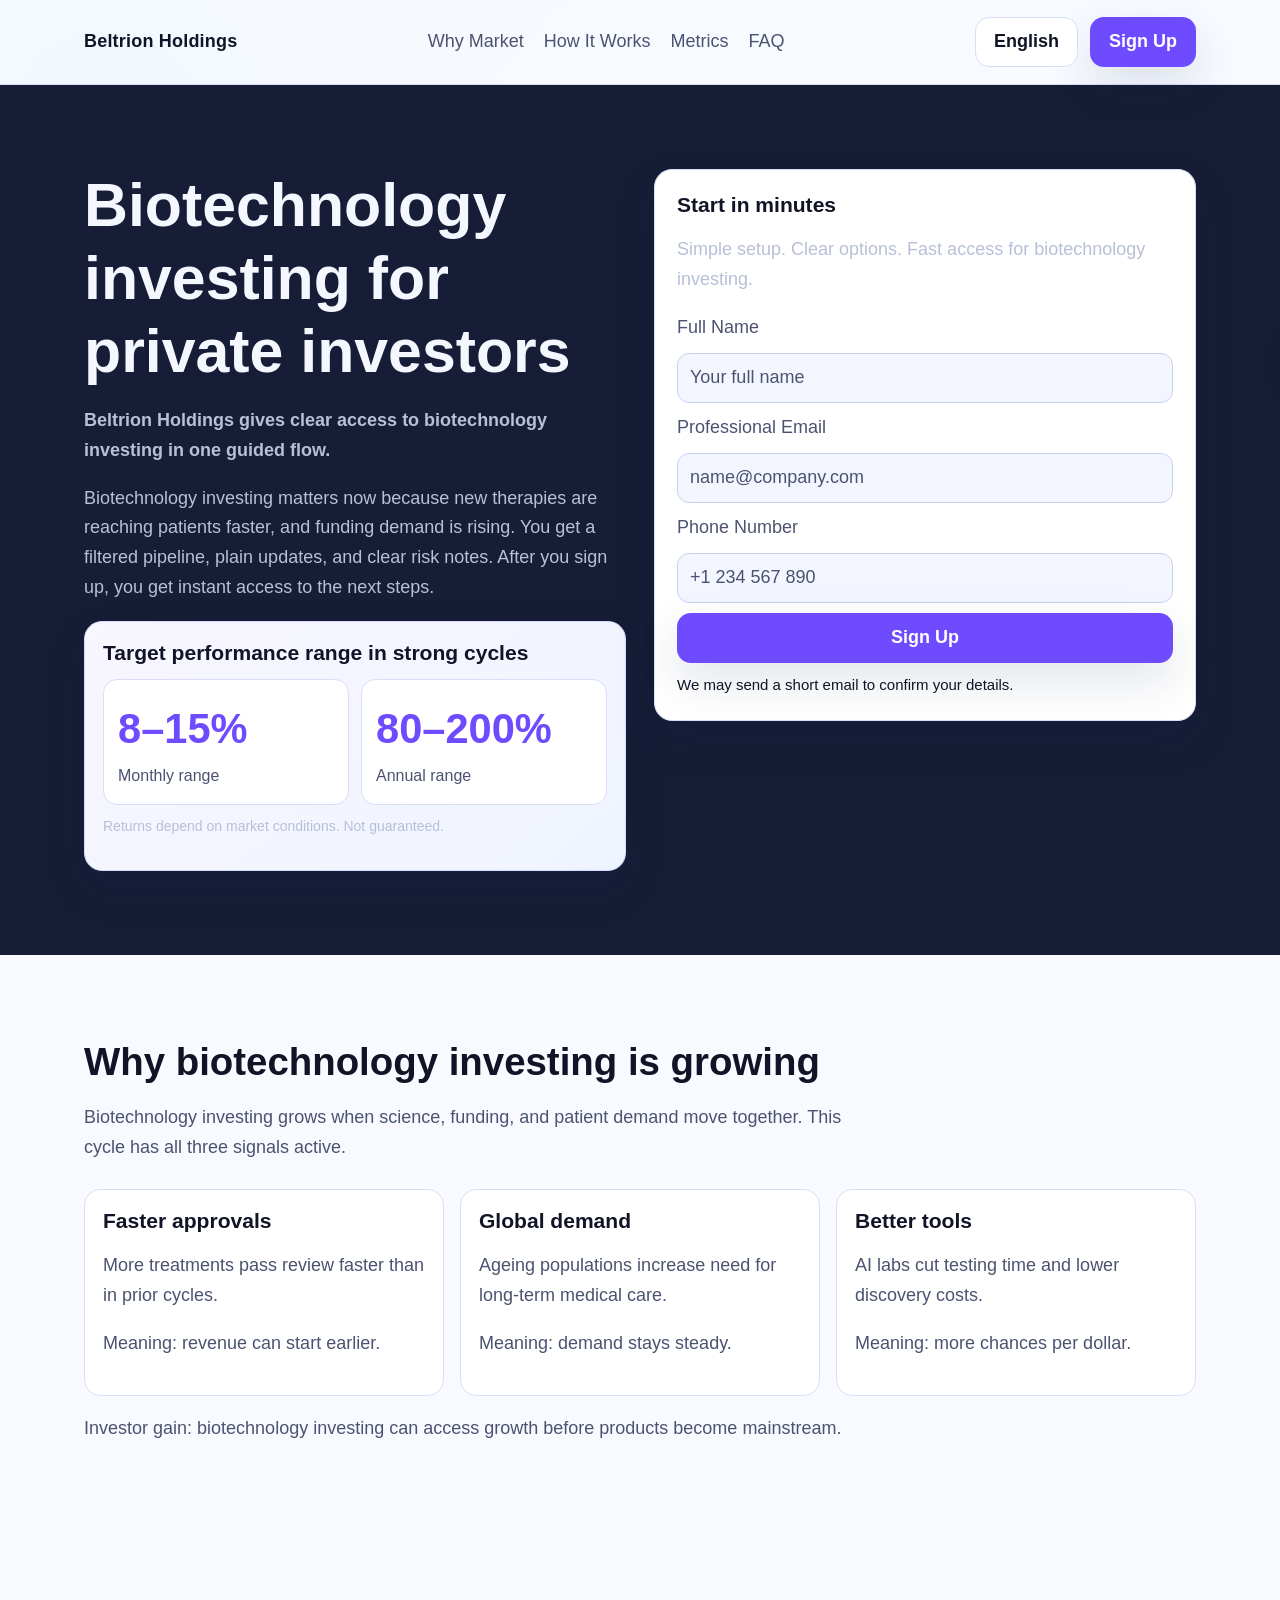
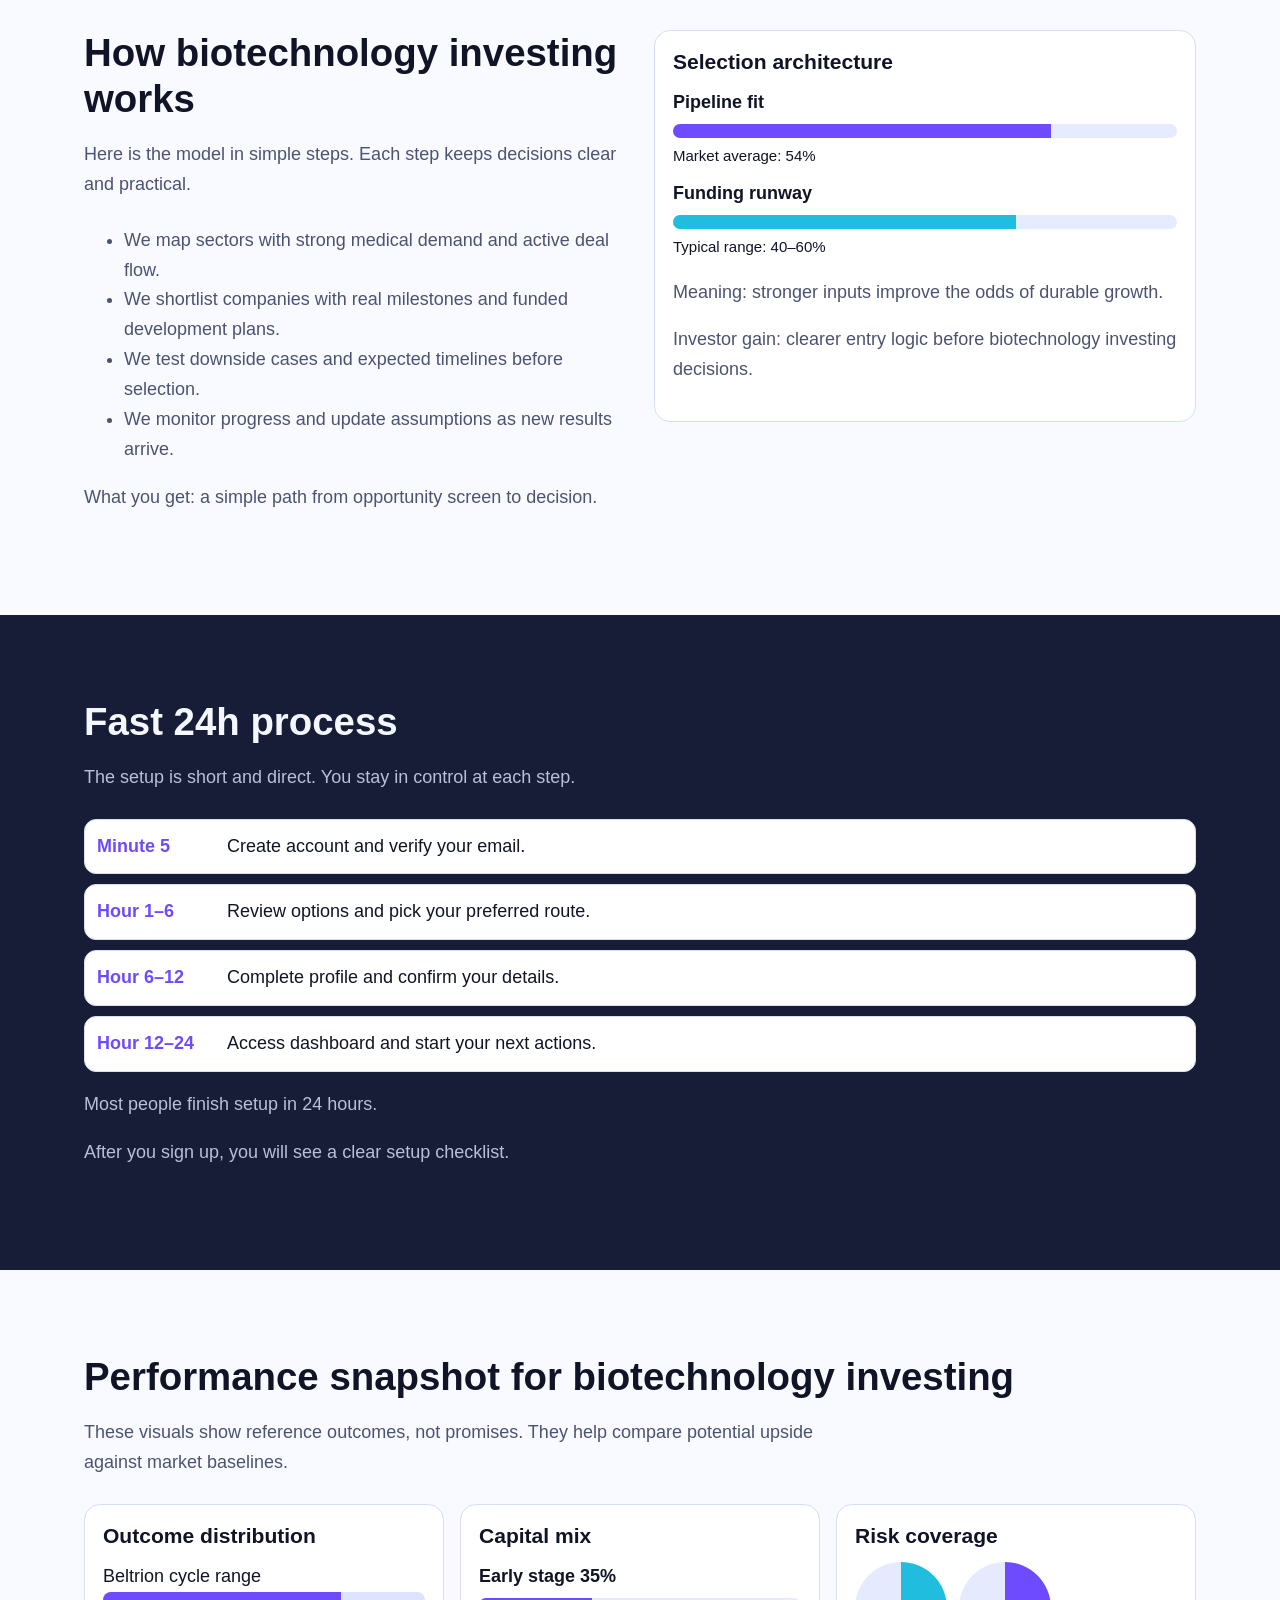
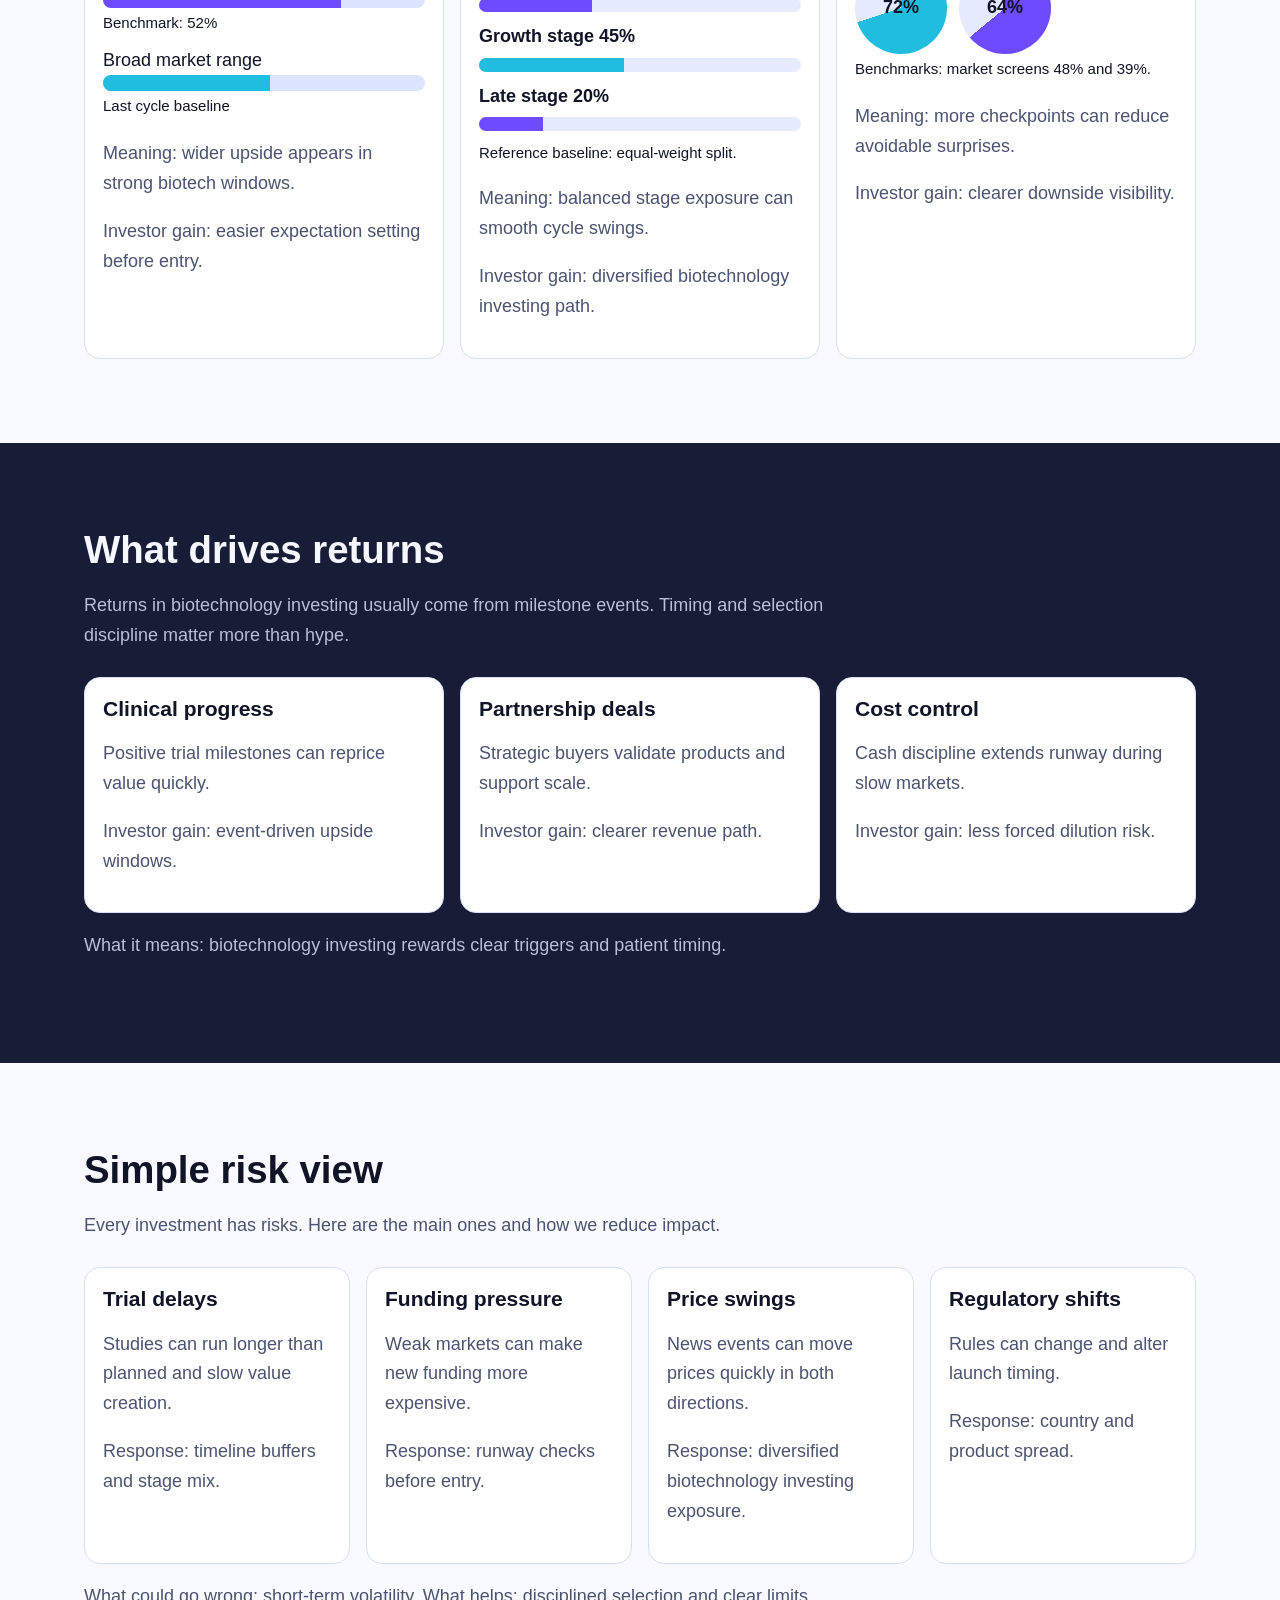
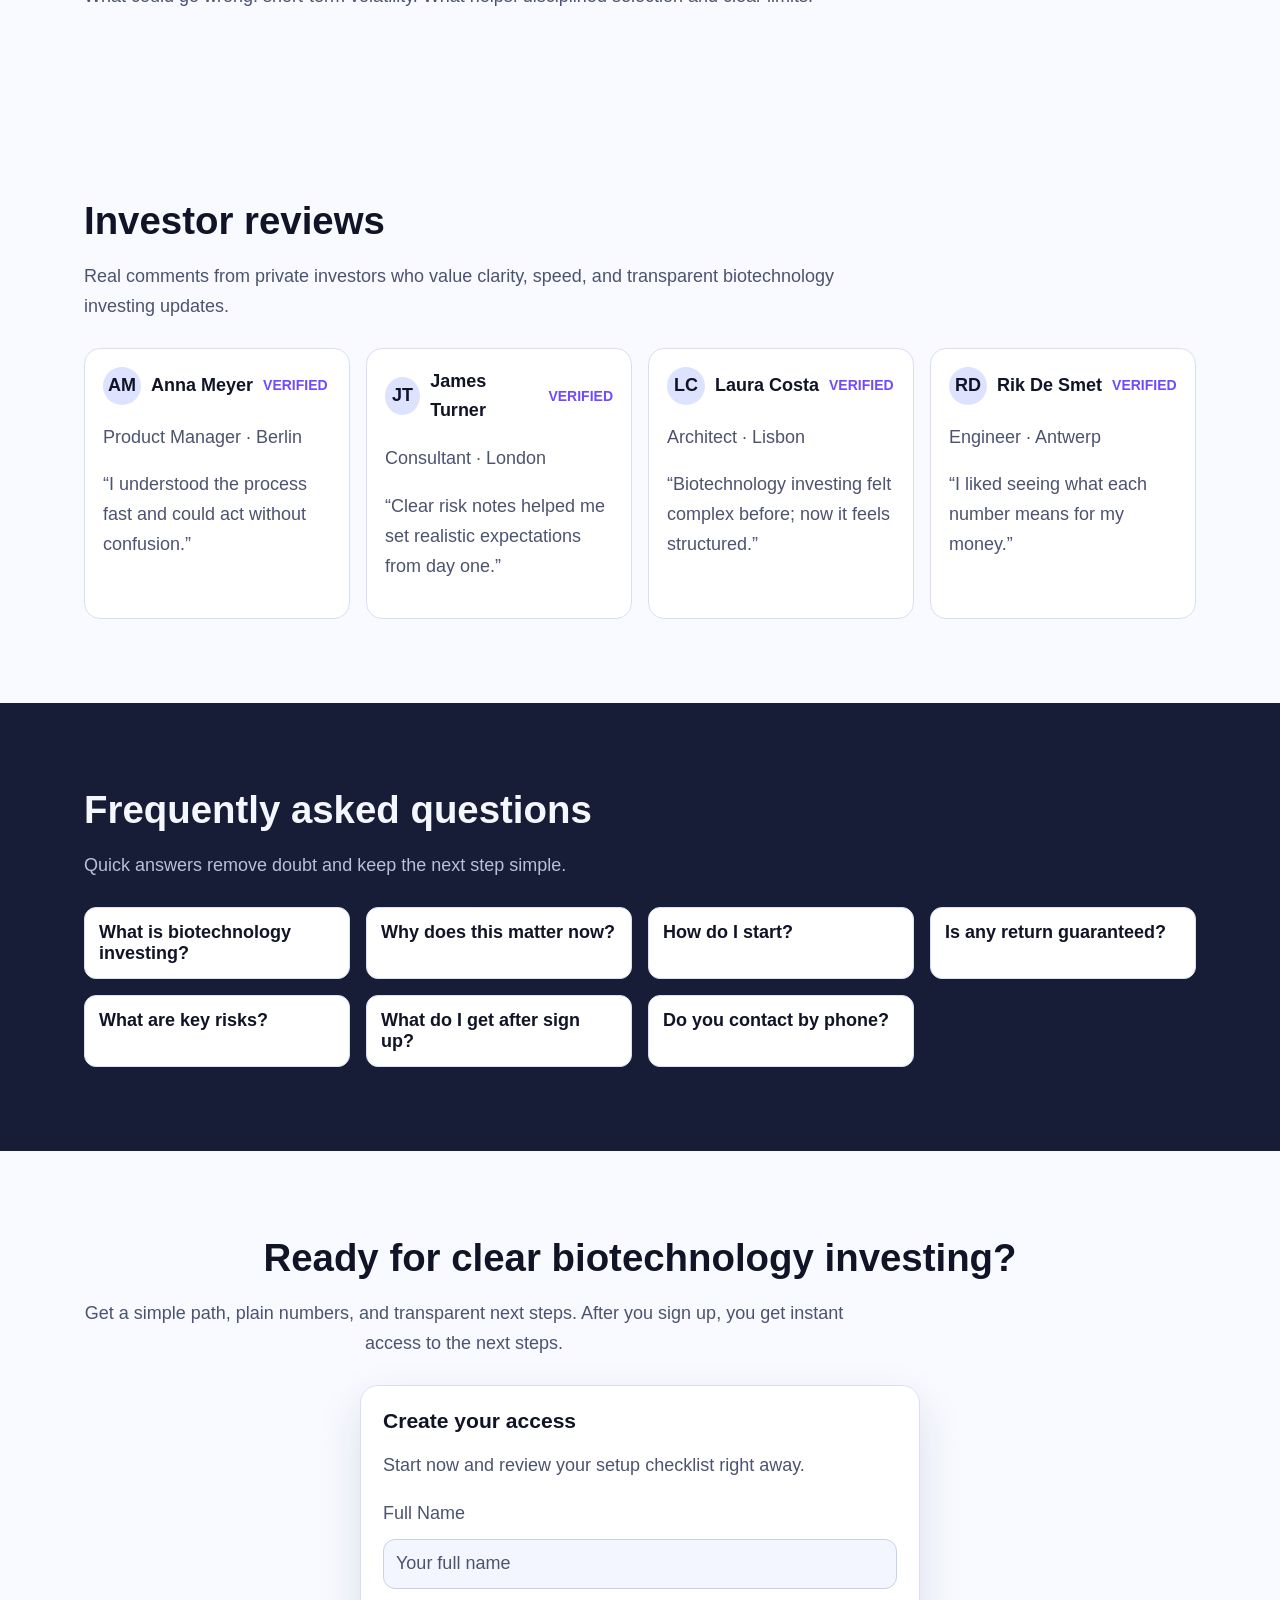
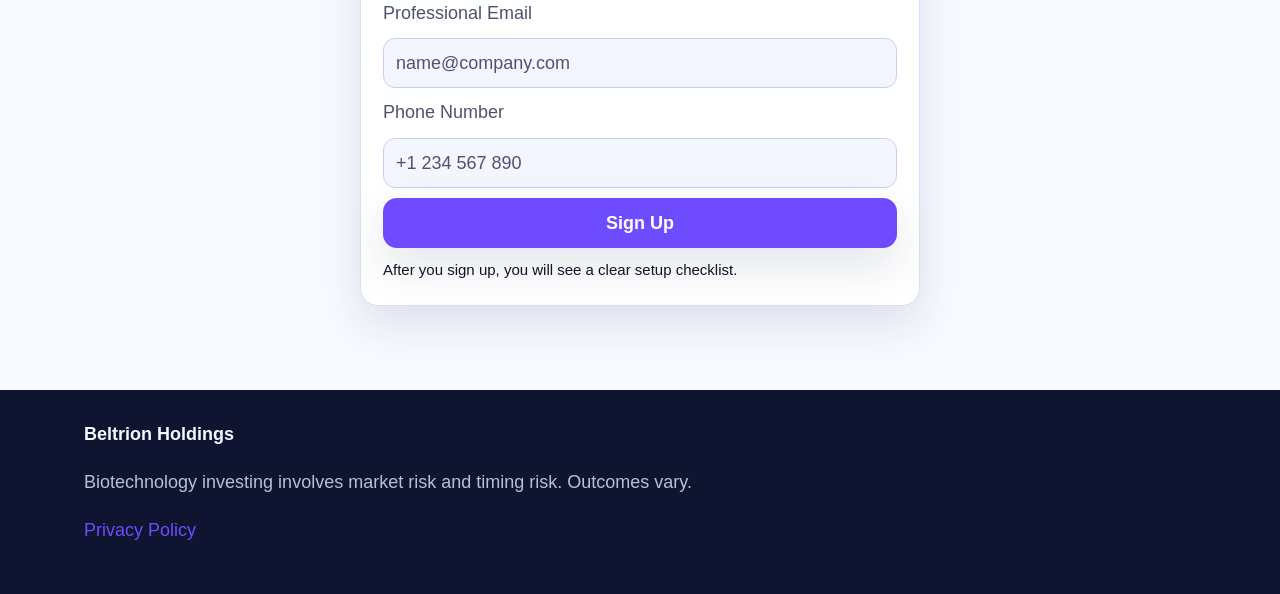
<file: index.html>
<!doctype html>
<html lang="en">
<head>
  <meta charset="utf-8" />
  <meta name="viewport" content="width=device-width, initial-scale=1" />
  <title>Beltrion Holdings | Biotechnology Investing for Investors</title>
  <meta name="description" content="Clear biotechnology investing site for private investors. Understand the opportunity, risks, process, and sign up in minutes." />
  <link rel="canonical" href="https://beltrionholdings.com/index.html" />
  <link rel="alternate" hreflang="en" href="https://beltrionholdings.com/index.html" />
  <link rel="alternate" hreflang="de" href="https://beltrionholdings.com/de/index.html" />
  <link rel="alternate" hreflang="fr" href="https://beltrionholdings.com/fr/index.html" />
  <link rel="alternate" hreflang="es" href="https://beltrionholdings.com/es/index.html" />
  <link rel="alternate" hreflang="it" href="https://beltrionholdings.com/it/index.html" />
  <link rel="alternate" hreflang="tr" href="https://beltrionholdings.com/tr/index.html" />
  <link rel="alternate" hreflang="pt" href="https://beltrionholdings.com/pt/index.html" />
  <link rel="alternate" hreflang="ja" href="https://beltrionholdings.com/jp/index.html" />
  <link rel="alternate" hreflang="sk" href="https://beltrionholdings.com/sk/index.html" />
  <link rel="alternate" hreflang="nl-BE" href="https://beltrionholdings.com/be/index.html" />
  <link rel="alternate" hreflang="x-default" href="https://beltrionholdings.com/index.html" />
  <meta property="og:title" content="Beltrion Holdings | Biotechnology Investing for Investors" />
  <meta property="og:description" content="Clear biotechnology investing site for private investors. Understand the opportunity, risks, process, and sign up in minutes." />
  <meta property="og:type" content="website" />
  <meta property="og:url" content="https://beltrionholdings.com/index.html" />
  <meta name="twitter:card" content="summary_large_image" />
  <meta name="twitter:title" content="Beltrion Holdings | Biotechnology Investing for Investors" />
  <meta name="twitter:description" content="Clear biotechnology investing site for private investors. Understand the opportunity, risks, process, and sign up in minutes." />
  <link rel="stylesheet" href="assets/style.css" />
  <script defer src="assets/app.js"></script>
</head>
<body>
<div class="page-bg" aria-hidden="true"></div>
<header class="header">
  <div class="container header-inner">
    <a class="brand" href="index.html">Beltrion Holdings</a>
    <nav class="nav-links" aria-label="Main navigation">
      <a href="#market">Why Market</a><a href="#model">How It Works</a><a href="#metrics">Metrics</a><a href="#faq">FAQ</a>
    </nav>
    <div class="header-right">
      <details class="lang-menu">
        <summary class="lang-pill">English</summary>
        <div class="lang-list">
<a class="lang-item" href="index.html"><svg width="18" height="12" viewBox="0 0 3 2" aria-hidden="true"><rect width="3" height="2" fill="#012169"/></svg>English</a>
<a class="lang-item" href="de/index.html"><svg width="18" height="12" viewBox="0 0 5 3" aria-hidden="true"><rect width="5" height="1" y="0" fill="#000"/><rect width="5" height="1" y="1" fill="#dd0000"/><rect width="5" height="1" y="2" fill="#ffce00"/></svg>Deutsch</a>
<a class="lang-item" href="fr/index.html"><svg width="18" height="12" viewBox="0 0 3 2" aria-hidden="true"><rect width="1" height="2" x="0" fill="#0055A4"/><rect width="1" height="2" x="1" fill="#fff"/><rect width="1" height="2" x="2" fill="#EF4135"/></svg>Français</a>
<a class="lang-item" href="es/index.html"><svg width="18" height="12" viewBox="0 0 3 2" aria-hidden="true"><rect width="3" height="2" fill="#AA151B"/><rect width="3" height="0.8" y="0.6" fill="#F1BF00"/></svg>Español</a>
<a class="lang-item" href="it/index.html"><svg width="18" height="12" viewBox="0 0 3 2" aria-hidden="true"><rect width="1" height="2" x="0" fill="#009246"/><rect width="1" height="2" x="1" fill="#fff"/><rect width="1" height="2" x="2" fill="#CE2B37"/></svg>Italiano</a>
<a class="lang-item" href="tr/index.html"><svg width="18" height="12" viewBox="0 0 3 2" aria-hidden="true"><rect width="3" height="2" fill="#E30A17"/></svg>Türkçe</a>
<a class="lang-item" href="pt/index.html"><svg width="18" height="12" viewBox="0 0 3 2" aria-hidden="true"><rect width="1.2" height="2" fill="#006600"/><rect x="1.2" width="1.8" height="2" fill="#FF0000"/></svg>Português</a>
<a class="lang-item" href="jp/index.html"><svg width="18" height="12" viewBox="0 0 3 2" aria-hidden="true"><rect width="3" height="2" fill="#fff"/><circle cx="1.5" cy="1" r="0.45" fill="#bc002d"/></svg>日本語</a>
<a class="lang-item" href="sk/index.html"><svg width="18" height="12" viewBox="0 0 3 2" aria-hidden="true"><rect width="3" height="0.67" y="0" fill="#fff"/><rect width="3" height="0.67" y="0.67" fill="#0b4ea2"/><rect width="3" height="0.66" y="1.34" fill="#ee1c25"/></svg>Slovak</a>
<a class="lang-item" href="be/index.html"><svg width="18" height="12" viewBox="0 0 3 2" aria-hidden="true"><rect width="1" height="2" x="0" fill="#000"/><rect width="1" height="2" x="1" fill="#FDDA24"/><rect width="1" height="2" x="2" fill="#EF3340"/></svg>Nederlands (BE)</a></div>
      </details>
      <a class="btn btn-primary" href="#signup">Sign Up</a>
      <button class="icon-btn menu-btn" data-menu-open aria-label="Open menu">☰</button>
    </div>
  </div>
</header>
<div class="drawer-backdrop" data-drawer-backdrop></div>
<aside class="drawer" data-drawer aria-label="Mobile menu">
  <button class="icon-btn" data-menu-close aria-label="Close menu">✕</button>
  <nav class="drawer-nav">
    <a href="#market">Why Market</a><a href="#model">How It Works</a><a href="#metrics">Metrics</a><a href="#faq">FAQ</a>
  </nav>
  <details class="lang-menu">
    <summary class="lang-pill">English</summary>
    <div class="lang-list">
<a class="lang-item" href="index.html"><svg width="18" height="12" viewBox="0 0 3 2" aria-hidden="true"><rect width="3" height="2" fill="#012169"/></svg>English</a>
<a class="lang-item" href="de/index.html"><svg width="18" height="12" viewBox="0 0 5 3" aria-hidden="true"><rect width="5" height="1" y="0" fill="#000"/><rect width="5" height="1" y="1" fill="#dd0000"/><rect width="5" height="1" y="2" fill="#ffce00"/></svg>Deutsch</a>
<a class="lang-item" href="fr/index.html"><svg width="18" height="12" viewBox="0 0 3 2" aria-hidden="true"><rect width="1" height="2" x="0" fill="#0055A4"/><rect width="1" height="2" x="1" fill="#fff"/><rect width="1" height="2" x="2" fill="#EF4135"/></svg>Français</a>
<a class="lang-item" href="es/index.html"><svg width="18" height="12" viewBox="0 0 3 2" aria-hidden="true"><rect width="3" height="2" fill="#AA151B"/><rect width="3" height="0.8" y="0.6" fill="#F1BF00"/></svg>Español</a>
<a class="lang-item" href="it/index.html"><svg width="18" height="12" viewBox="0 0 3 2" aria-hidden="true"><rect width="1" height="2" x="0" fill="#009246"/><rect width="1" height="2" x="1" fill="#fff"/><rect width="1" height="2" x="2" fill="#CE2B37"/></svg>Italiano</a>
<a class="lang-item" href="tr/index.html"><svg width="18" height="12" viewBox="0 0 3 2" aria-hidden="true"><rect width="3" height="2" fill="#E30A17"/></svg>Türkçe</a>
<a class="lang-item" href="pt/index.html"><svg width="18" height="12" viewBox="0 0 3 2" aria-hidden="true"><rect width="1.2" height="2" fill="#006600"/><rect x="1.2" width="1.8" height="2" fill="#FF0000"/></svg>Português</a>
<a class="lang-item" href="jp/index.html"><svg width="18" height="12" viewBox="0 0 3 2" aria-hidden="true"><rect width="3" height="2" fill="#fff"/><circle cx="1.5" cy="1" r="0.45" fill="#bc002d"/></svg>日本語</a>
<a class="lang-item" href="sk/index.html"><svg width="18" height="12" viewBox="0 0 3 2" aria-hidden="true"><rect width="3" height="0.67" y="0" fill="#fff"/><rect width="3" height="0.67" y="0.67" fill="#0b4ea2"/><rect width="3" height="0.66" y="1.34" fill="#ee1c25"/></svg>Slovak</a>
<a class="lang-item" href="be/index.html"><svg width="18" height="12" viewBox="0 0 3 2" aria-hidden="true"><rect width="1" height="2" x="0" fill="#000"/><rect width="1" height="2" x="1" fill="#FDDA24"/><rect width="1" height="2" x="2" fill="#EF3340"/></svg>Nederlands (BE)</a></div>
  </details>
  <p style="margin-top:16px"><a class="btn btn-primary" href="#signup">Sign Up</a></p>
</aside>
<main>
<section class="section dark">
  <div class="container hero-grid">
    <div class="reveal">
      <h1>Biotechnology investing for private investors</h1>
      <p class="hero-note">Beltrion Holdings gives clear access to biotechnology investing in one guided flow.</p>
      <p>Biotechnology investing matters now because new therapies are reaching patients faster, and funding demand is rising. You get a filtered pipeline, plain updates, and clear risk notes. After you sign up, you get instant access to the next steps.</p>
      <div class="performance-panel" aria-label="Performance Range">
        <h3>Target performance range in strong cycles</h3>
        <div class="performance-grid">
          <div class="metric-box"><div class="metric-value">8–15%</div><div class="metric-label">Monthly range</div></div>
          <div class="metric-box"><div class="metric-value">80–200%</div><div class="metric-label">Annual range</div></div>
        </div>
        <p class="metric-sub">Returns depend on market conditions. Not guaranteed.</p>
      </div>
    </div>
    <form class="form-card reveal" id="signup">
      <h3 class="form-title">Start in minutes</h3>
      <p class="form-sub">Simple setup. Clear options. Fast access for biotechnology investing.</p>
      <div class="form-stack">
        <label for="name1">Full Name</label><input id="name1" placeholder="Your full name" />
        <label for="email1">Professional Email</label><input id="email1" type="email" placeholder="name@company.com" />
        <label for="phone1">Phone Number</label><input id="phone1" type="tel" placeholder="+1 234 567 890" />
        <button class="btn btn-primary" type="button">Sign Up</button>
        <small>We may send a short email to confirm your details.</small>
      </div>
    </form>
  </div>
</section>

<section id="market" class="section light">
  <div class="container reveal">
    <h2>Why biotechnology investing is growing</h2>
    <p class="section-intro">Biotechnology investing grows when science, funding, and patient demand move together. This cycle has all three signals active.</p>
    <div class="card-grid">
      <article class="card"><h3>Faster approvals</h3><p>More treatments pass review faster than in prior cycles.</p><p class="muted">Meaning: revenue can start earlier.</p></article>
      <article class="card"><h3>Global demand</h3><p>Ageing populations increase need for long-term medical care.</p><p class="muted">Meaning: demand stays steady.</p></article>
      <article class="card"><h3>Better tools</h3><p>AI labs cut testing time and lower discovery costs.</p><p class="muted">Meaning: more chances per dollar.</p></article>
    </div>
    <p>Investor gain: biotechnology investing can access growth before products become mainstream.</p>
  </div>
</section>

<section id="model" class="section light">
  <div class="container two-col reveal">
    <div>
      <h2>How biotechnology investing works</h2>
      <p class="section-intro">Here is the model in simple steps. Each step keeps decisions clear and practical.</p>
      <ul>
        <li>We map sectors with strong medical demand and active deal flow.</li>
        <li>We shortlist companies with real milestones and funded development plans.</li>
        <li>We test downside cases and expected timelines before selection.</li>
        <li>We monitor progress and update assumptions as new results arrive.</li>
      </ul>
      <p>What you get: a simple path from opportunity screen to decision.</p>
    </div>
    <div class="visual-card">
      <h3>Selection architecture</h3>
      <div class="bars">
        <div class="bar-row"><strong>Pipeline fit</strong><div class="bar-track"><div class="seg-a" style="width:75%"></div></div><small>Market average: 54%</small></div>
        <div class="bar-row"><strong>Funding runway</strong><div class="bar-track"><div class="seg-b" style="width:68%"></div></div><small>Typical range: 40–60%</small></div>
      </div>
      <p>Meaning: stronger inputs improve the odds of durable growth.</p>
      <p>Investor gain: clearer entry logic before biotechnology investing decisions.</p>
    </div>
  </div>
</section>

<section class="section dark">
  <div class="container reveal">
    <h2>Fast 24h process</h2>
    <p class="section-intro">The setup is short and direct. You stay in control at each step.</p>
    <div class="timeline">
      <div class="step"><b>Minute 5</b><span>Create account and verify your email.</span></div>
      <div class="step"><b>Hour 1–6</b><span>Review options and pick your preferred route.</span></div>
      <div class="step"><b>Hour 6–12</b><span>Complete profile and confirm your details.</span></div>
      <div class="step"><b>Hour 12–24</b><span>Access dashboard and start your next actions.</span></div>
    </div>
    <p>Most people finish setup in 24 hours.</p>
    <p>After you sign up, you will see a clear setup checklist.</p>
  </div>
</section>

<section id="metrics" class="section light">
  <div class="container reveal">
    <h2>Performance snapshot for biotechnology investing</h2>
    <p class="section-intro">These visuals show reference outcomes, not promises. They help compare potential upside against market baselines.</p>
    <div class="metric-grid">
      <article class="visual-card">
        <h3>Outcome distribution</h3>
        <div class="compare">
          <div>Beltrion cycle range<div class="line"><span class="fill" style="width:74%"></span></div><small>Benchmark: 52%</small></div>
          <div>Broad market range<div class="line"><span class="fill" style="width:52%;background:var(--accent-b)"></span></div><small>Last cycle baseline</small></div>
        </div>
        <p>Meaning: wider upside appears in strong biotech windows.</p>
        <p>Investor gain: easier expectation setting before entry.</p>
      </article>
      <article class="visual-card">
        <h3>Capital mix</h3>
        <div class="bars">
          <div class="bar-row"><strong>Early stage 35%</strong><div class="bar-track"><div class="seg-a" style="width:35%"></div></div></div>
          <div class="bar-row"><strong>Growth stage 45%</strong><div class="bar-track"><div class="seg-b" style="width:45%"></div></div></div>
          <div class="bar-row"><strong>Late stage 20%</strong><div class="bar-track"><div class="seg-a" style="width:20%"></div></div></div>
          <small>Reference baseline: equal-weight split.</small>
        </div>
        <p>Meaning: balanced stage exposure can smooth cycle swings.</p>
        <p>Investor gain: diversified biotechnology investing path.</p>
      </article>
      <article class="visual-card">
        <h3>Risk coverage</h3>
        <div class="rings"><div class="ring">72%</div><div class="ring" style="background:conic-gradient(var(--accent-a) 0 64%, #e5eaff 64%)">64%</div></div>
        <small>Benchmarks: market screens 48% and 39%.</small>
        <p>Meaning: more checkpoints can reduce avoidable surprises.</p>
        <p>Investor gain: clearer downside visibility.</p>
      </article>
    </div>
  </div>
</section>

<section class="section dark">
  <div class="container reveal">
    <h2>What drives returns</h2>
    <p class="section-intro">Returns in biotechnology investing usually come from milestone events. Timing and selection discipline matter more than hype.</p>
    <div class="insight-grid">
      <article class="card"><h3>Clinical progress</h3><p>Positive trial milestones can reprice value quickly.</p><p class="muted">Investor gain: event-driven upside windows.</p></article>
      <article class="card"><h3>Partnership deals</h3><p>Strategic buyers validate products and support scale.</p><p class="muted">Investor gain: clearer revenue path.</p></article>
      <article class="card"><h3>Cost control</h3><p>Cash discipline extends runway during slow markets.</p><p class="muted">Investor gain: less forced dilution risk.</p></article>
    </div>
    <p>What it means: biotechnology investing rewards clear triggers and patient timing.</p>
  </div>
</section>

<section class="section light">
  <div class="container reveal">
    <h2>Simple risk view</h2>
    <p class="section-intro">Every investment has risks. Here are the main ones and how we reduce impact.</p>
    <div class="risk-grid">
      <article class="card"><h3>Trial delays</h3><p>Studies can run longer than planned and slow value creation.</p><p class="muted">Response: timeline buffers and stage mix.</p></article>
      <article class="card"><h3>Funding pressure</h3><p>Weak markets can make new funding more expensive.</p><p class="muted">Response: runway checks before entry.</p></article>
      <article class="card"><h3>Price swings</h3><p>News events can move prices quickly in both directions.</p><p class="muted">Response: diversified biotechnology investing exposure.</p></article>
      <article class="card"><h3>Regulatory shifts</h3><p>Rules can change and alter launch timing.</p><p class="muted">Response: country and product spread.</p></article>
    </div>
    <p>What could go wrong: short-term volatility. What helps: disciplined selection and clear limits.</p>
  </div>
</section>

<section class="section light">
  <div class="container reveal">
    <h2>Investor reviews</h2>
    <p class="section-intro">Real comments from private investors who value clarity, speed, and transparent biotechnology investing updates.</p>
    <div class="review-grid">
      <article class="card"><div class="review-head"><div class="avatar">AM</div><strong>Anna Meyer</strong><span class="verified">VERIFIED</span></div><p class="muted">Product Manager · Berlin</p><p>“I understood the process fast and could act without confusion.”</p></article>
      <article class="card"><div class="review-head"><div class="avatar">JT</div><strong>James Turner</strong><span class="verified">VERIFIED</span></div><p class="muted">Consultant · London</p><p>“Clear risk notes helped me set realistic expectations from day one.”</p></article>
      <article class="card"><div class="review-head"><div class="avatar">LC</div><strong>Laura Costa</strong><span class="verified">VERIFIED</span></div><p class="muted">Architect · Lisbon</p><p>“Biotechnology investing felt complex before; now it feels structured.”</p></article>
      <article class="card"><div class="review-head"><div class="avatar">RD</div><strong>Rik De Smet</strong><span class="verified">VERIFIED</span></div><p class="muted">Engineer · Antwerp</p><p>“I liked seeing what each number means for my money.”</p></article>
    </div>
  </div>
</section>

<section id="faq" class="section dark">
  <div class="container reveal">
    <h2>Frequently asked questions</h2>
    <p class="section-intro">Quick answers remove doubt and keep the next step simple.</p>
    <div class="faq-list">
      <article class="faq-item"><button class="faq-btn">What is biotechnology investing?</button><div class="faq-panel"><p>It means investing in companies building new medicines and medical technologies.</p></div></article>
      <article class="faq-item"><button class="faq-btn">Why does this matter now?</button><div class="faq-panel"><p>Research tools improved, demand is rising, and approvals are moving faster.</p></div></article>
      <article class="faq-item"><button class="faq-btn">How do I start?</button><div class="faq-panel"><p>Sign up, review options, and choose your preferred setup path.</p></div></article>
      <article class="faq-item"><button class="faq-btn">Is any return guaranteed?</button><div class="faq-panel"><p>No. Returns depend on market conditions and company execution.</p></div></article>
      <article class="faq-item"><button class="faq-btn">What are key risks?</button><div class="faq-panel"><p>Delays, funding stress, and market volatility can affect outcomes.</p></div></article>
      <article class="faq-item"><button class="faq-btn">What do I get after sign up?</button><div class="faq-panel"><p>After you sign up, you can review the options and choose what to do next.</p></div></article>
      <article class="faq-item"><button class="faq-btn">Do you contact by phone?</button><div class="faq-panel"><p>No phone outreach. We may send a short email to confirm details.</p></div></article>
    </div>
  </div>
</section>

<section class="section light final-cta">
  <div class="container reveal">
    <h2>Ready for clear biotechnology investing?</h2>
    <p class="section-intro">Get a simple path, plain numbers, and transparent next steps. After you sign up, you get instant access to the next steps.</p>
    <form class="form-card" style="max-width:560px;margin:0 auto; text-align:left;">
      <h3 class="form-title">Create your access</h3>
      <p class="form-sub">Start now and review your setup checklist right away.</p>
      <div class="form-stack">
        <label for="name2">Full Name</label><input id="name2" placeholder="Your full name" />
        <label for="email2">Professional Email</label><input id="email2" type="email" placeholder="name@company.com" />
        <label for="phone2">Phone Number</label><input id="phone2" type="tel" placeholder="+1 234 567 890" />
        <button class="btn btn-primary" type="button">Sign Up</button>
        <small>After you sign up, you will see a clear setup checklist.</small>
      </div>
    </form>
  </div>
</section>
</main>
<footer class="footer">
  <div class="container">
    <strong>Beltrion Holdings</strong>
    <p>Biotechnology investing involves market risk and timing risk. Outcomes vary.</p>
    <p><a href="#" data-open-privacy>Privacy Policy</a></p>
  </div>
</footer>

<div class="modal" data-modal role="dialog" aria-modal="true" aria-label="Privacy Policy">
  <div class="modal-card">
    <div class="modal-head"><h2>Privacy Policy</h2><button class="icon-btn" data-close-privacy aria-label="Close privacy policy">✕</button></div>
    <p><strong>Introduction:</strong> We explain what data we collect and why we use it.</p>
    <p><strong>Data collection:</strong> We collect name, email, phone, and usage events.</p>
    <p><strong>Legal basis:</strong> We process data to deliver requested access and improve service.</p>
    <p><strong>Cookies:</strong> We use cookies for security, analytics, and experience continuity.</p>
    <p><strong>Retention:</strong> We keep data only as long as needed for service and legal duties.</p>
    <p><strong>Third-party sharing:</strong> We share limited data with secure vendors that support operations.</p>
    <p><strong>Security:</strong> We use encryption, access controls, and monitoring to protect records.</p>
    <p><strong>User rights:</strong> You may request access, correction, deletion, or export of your data.</p>
    <p><strong>International transfers:</strong> Some data may be processed outside your country with safeguards.</p>
    <p><strong>Industry risk disclosure:</strong> Investment information can change quickly and may become outdated.</p>
    <p><strong>Contact:</strong> privacy@beltrionholdings.com</p>
    <p><button class="close-btn" data-close-privacy>Close</button></p>
  </div>
</div>
<script type="application/ld+json">{"@context":"https://schema.org","@graph":[{"@type":"Organization","name":"Beltrion Holdings","url":"https://beltrionholdings.com"},{"@type":"WebSite","name":"Beltrion Holdings","url":"https://beltrionholdings.com"},{"@type":"FAQPage","mainEntity":[{"@type":"Question","name":"What is biotechnology investing?","acceptedAnswer":{"@type":"Answer","text":"It is investing in companies that develop medicines and medical technologies."}},{"@type":"Question","name":"Is return guaranteed?","acceptedAnswer":{"@type":"Answer","text":"No, returns depend on market conditions and are not guaranteed."}}]},{"@type":"Review","author":{"@type":"Person","name":"Anna Meyer"},"reviewBody":"I understood the process fast and could act without confusion.","itemReviewed":{"@type":"Organization","name":"Beltrion Holdings"}}]}</script>
</body>
</html>
</file>
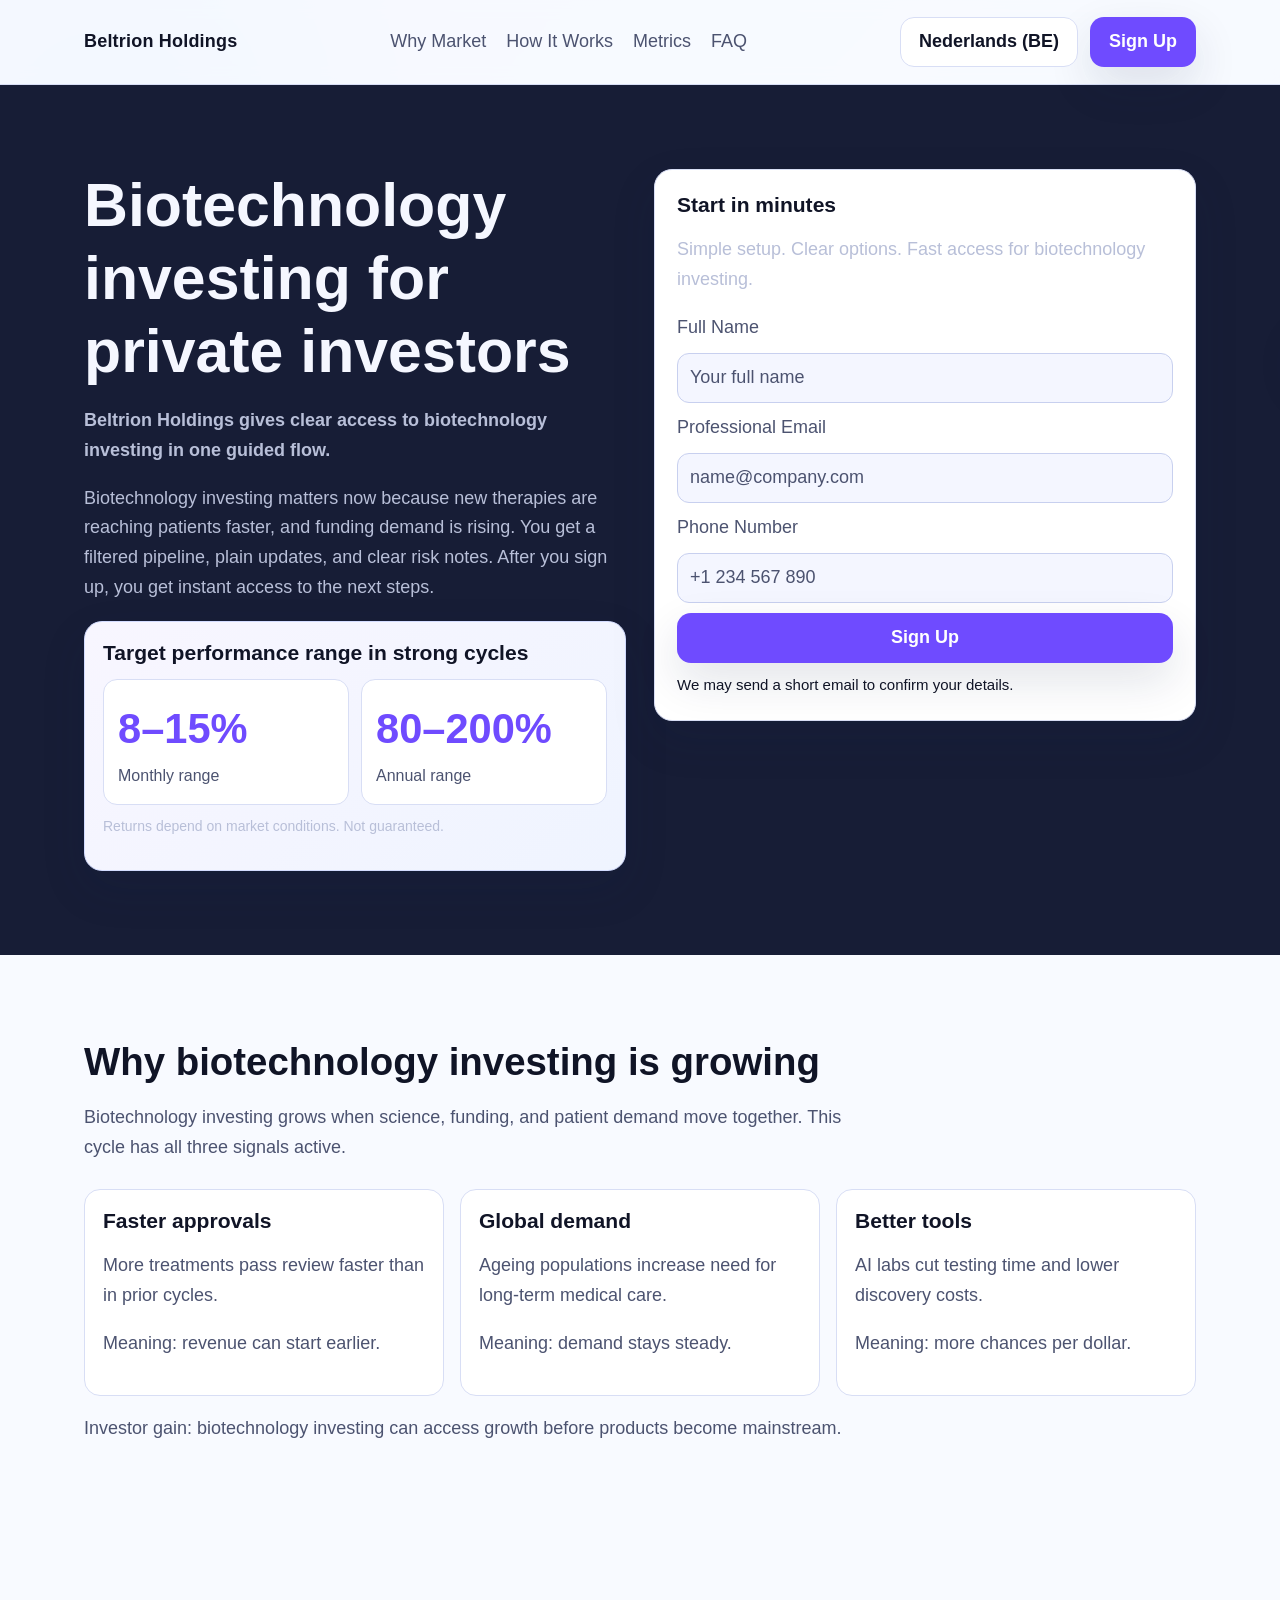
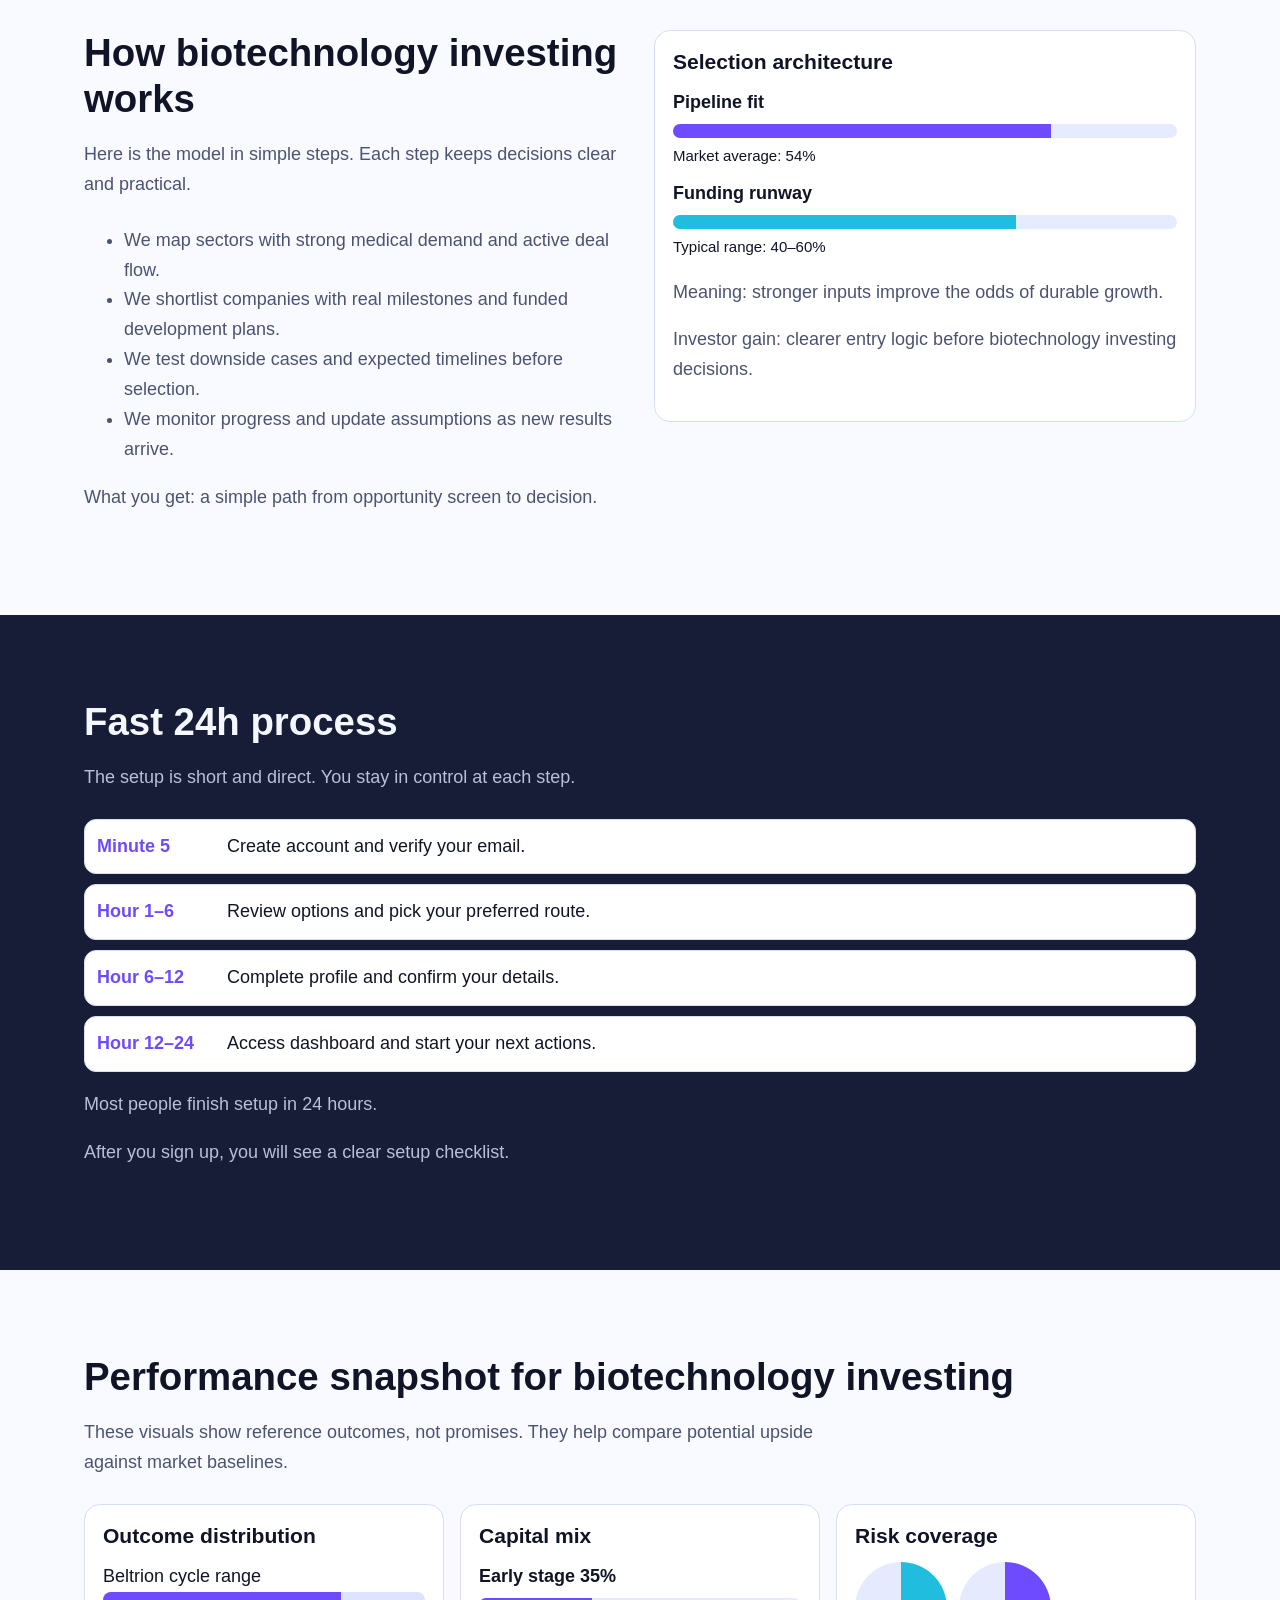
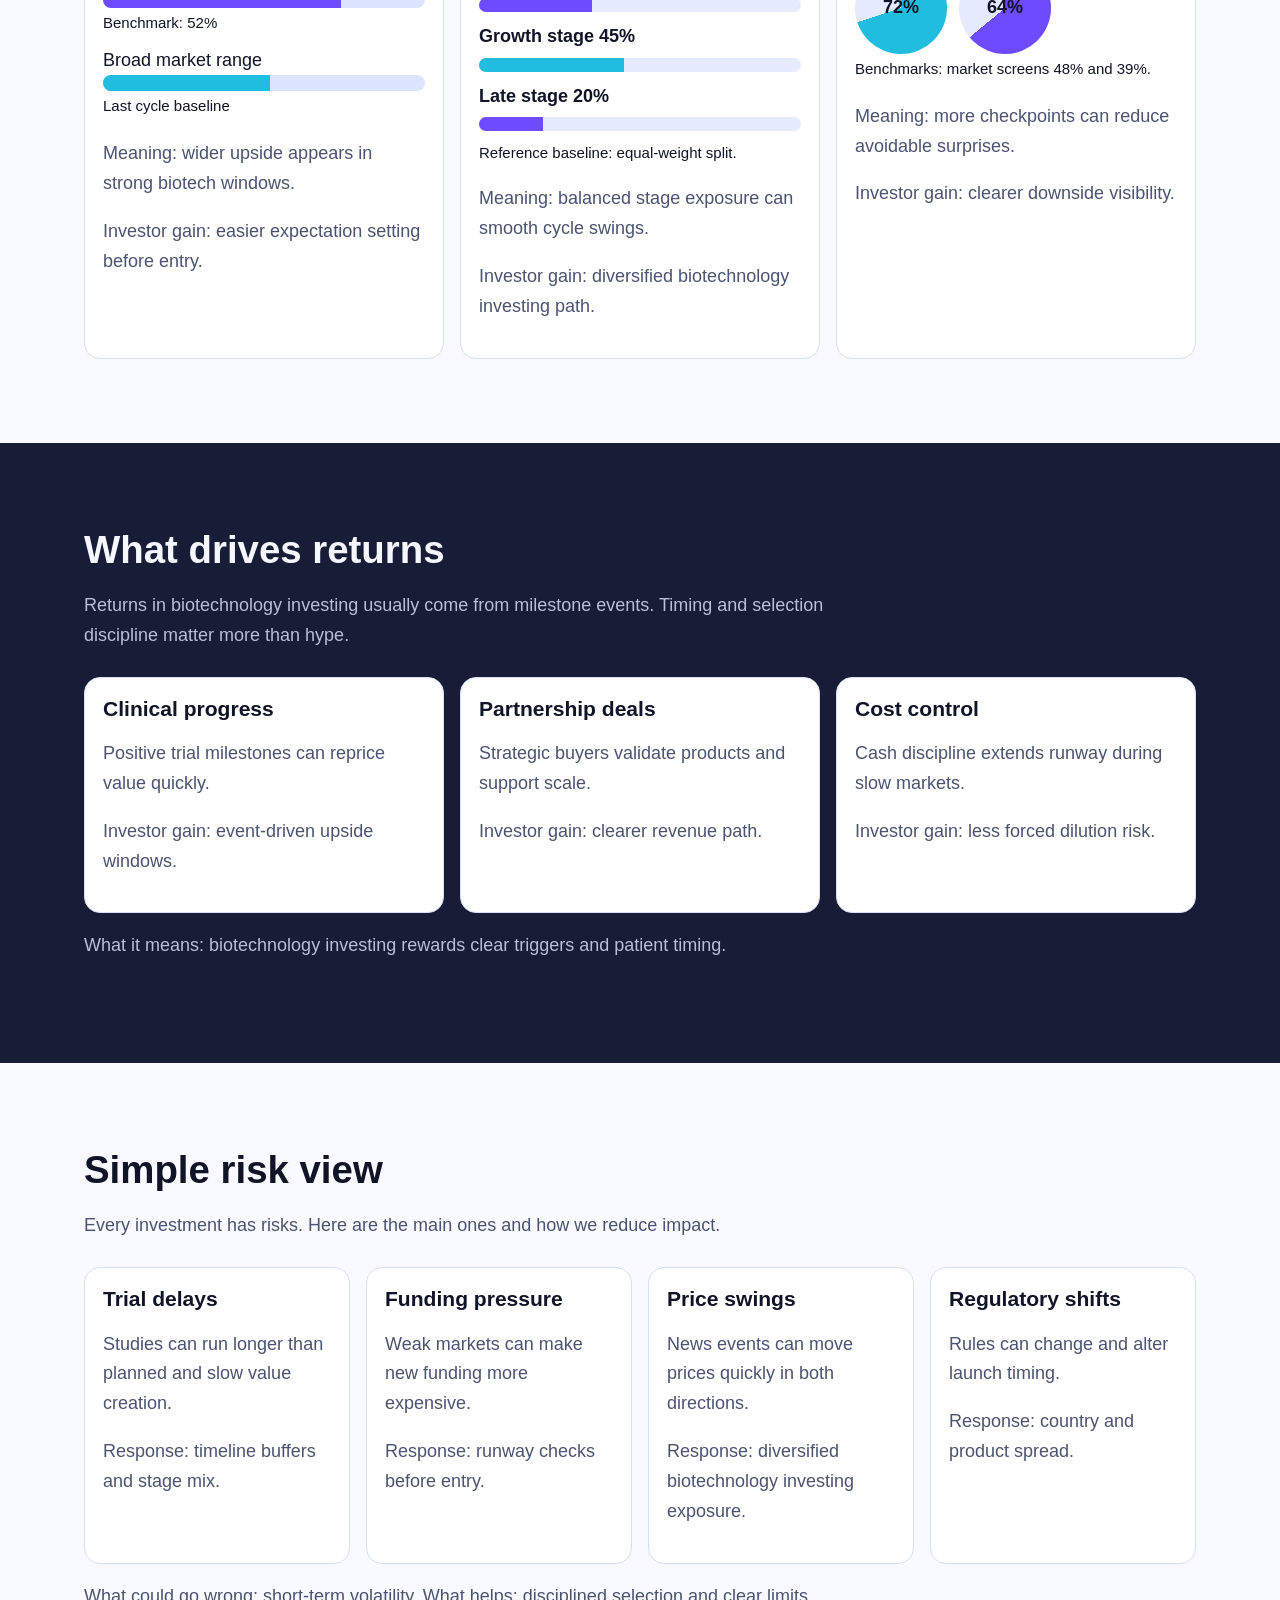
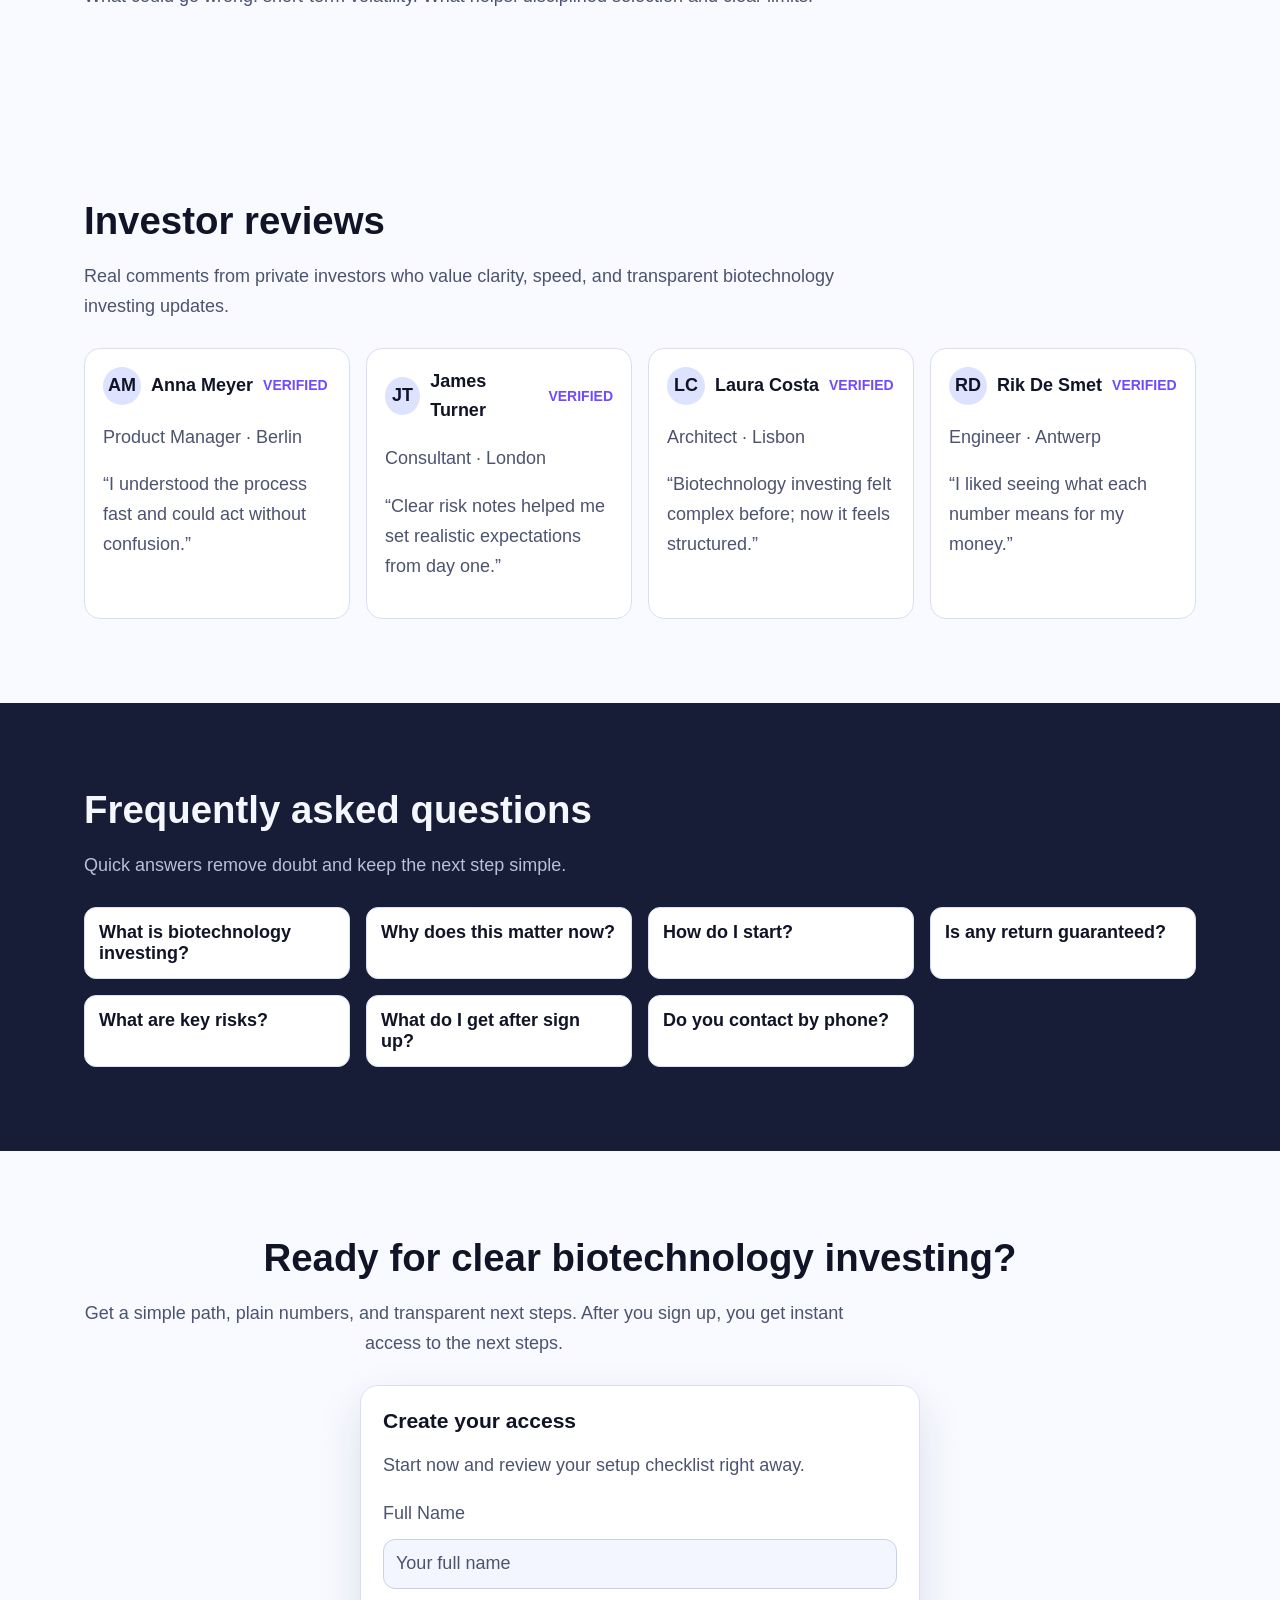
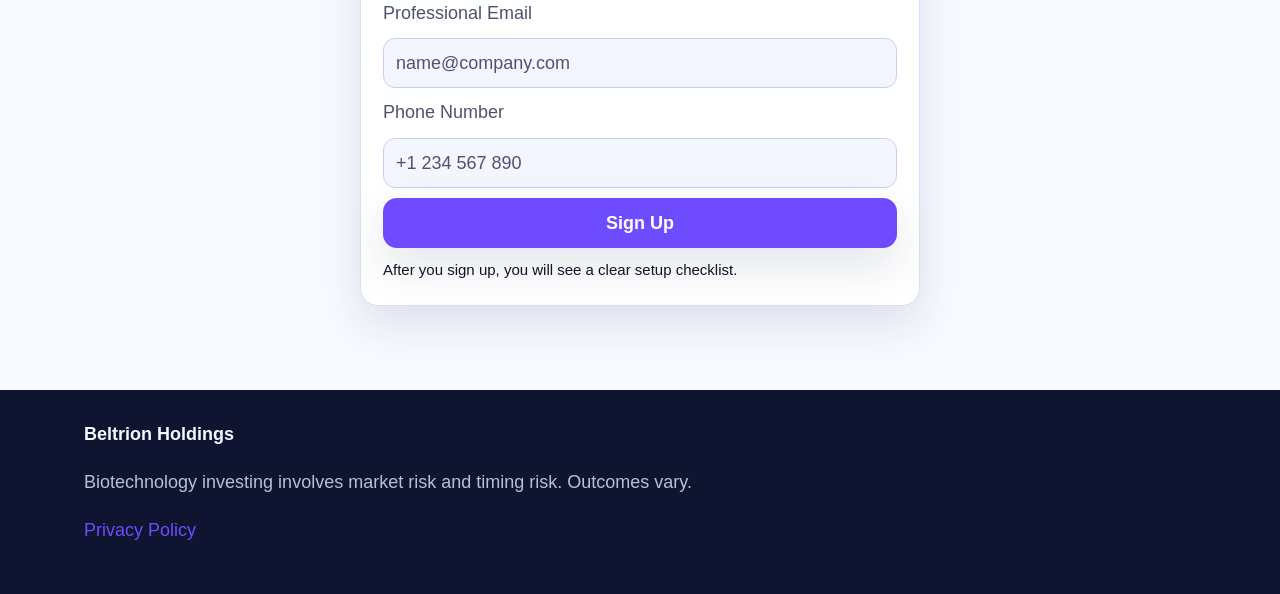
<file: be/index.html>
<!doctype html>
<html lang="en">
<head>
  <meta charset="utf-8" />
  <meta name="viewport" content="width=device-width, initial-scale=1" />
  <title>Beltrion Holdings | Biotechnology Investing | BE Route</title>
  <meta name="description" content="Biotechnology investing page in clear English on the BE route with premium but accessible tone." />
  <link rel="canonical" href="https://beltrionholdings.com/be/index.html" />
  <link rel="alternate" hreflang="en" href="https://beltrionholdings.com/index.html" />
  <link rel="alternate" hreflang="de" href="https://beltrionholdings.com/de/index.html" />
  <link rel="alternate" hreflang="fr" href="https://beltrionholdings.com/fr/index.html" />
  <link rel="alternate" hreflang="es" href="https://beltrionholdings.com/es/index.html" />
  <link rel="alternate" hreflang="it" href="https://beltrionholdings.com/it/index.html" />
  <link rel="alternate" hreflang="tr" href="https://beltrionholdings.com/tr/index.html" />
  <link rel="alternate" hreflang="pt" href="https://beltrionholdings.com/pt/index.html" />
  <link rel="alternate" hreflang="ja" href="https://beltrionholdings.com/jp/index.html" />
  <link rel="alternate" hreflang="sk" href="https://beltrionholdings.com/sk/index.html" />
  <link rel="alternate" hreflang="nl-BE" href="https://beltrionholdings.com/be/index.html" />
  <link rel="alternate" hreflang="x-default" href="https://beltrionholdings.com/index.html" />
  <meta property="og:title" content="Beltrion Holdings | Biotechnology Investing | BE Route" />
  <meta property="og:description" content="Biotechnology investing page in clear English on the BE route with premium but accessible tone." />
  <meta property="og:type" content="website" />
  <meta property="og:url" content="https://beltrionholdings.com/be/index.html" />
  <meta name="twitter:card" content="summary_large_image" />
  <meta name="twitter:title" content="Beltrion Holdings | Biotechnology Investing | BE Route" />
  <meta name="twitter:description" content="Biotechnology investing page in clear English on the BE route with premium but accessible tone." />
  <link rel="stylesheet" href="../assets/style.css" />
  <script defer src="../assets/app.js"></script>
</head>
<body>
<div class="page-bg" aria-hidden="true"></div>
<header class="header">
  <div class="container header-inner">
    <a class="brand" href="../index.html">Beltrion Holdings</a>
    <nav class="nav-links" aria-label="Main navigation">
      <a href="#market">Why Market</a><a href="#model">How It Works</a><a href="#metrics">Metrics</a><a href="#faq">FAQ</a>
    </nav>
    <div class="header-right">
      <details class="lang-menu">
        <summary class="lang-pill">Nederlands (BE)</summary>
        <div class="lang-list">
<a class="lang-item" href="../index.html"><svg width="18" height="12" viewBox="0 0 3 2" aria-hidden="true"><rect width="3" height="2" fill="#012169"/></svg>English</a>
<a class="lang-item" href="../de/index.html"><svg width="18" height="12" viewBox="0 0 5 3" aria-hidden="true"><rect width="5" height="1" y="0" fill="#000"/><rect width="5" height="1" y="1" fill="#dd0000"/><rect width="5" height="1" y="2" fill="#ffce00"/></svg>Deutsch</a>
<a class="lang-item" href="../fr/index.html"><svg width="18" height="12" viewBox="0 0 3 2" aria-hidden="true"><rect width="1" height="2" x="0" fill="#0055A4"/><rect width="1" height="2" x="1" fill="#fff"/><rect width="1" height="2" x="2" fill="#EF4135"/></svg>Français</a>
<a class="lang-item" href="../es/index.html"><svg width="18" height="12" viewBox="0 0 3 2" aria-hidden="true"><rect width="3" height="2" fill="#AA151B"/><rect width="3" height="0.8" y="0.6" fill="#F1BF00"/></svg>Español</a>
<a class="lang-item" href="../it/index.html"><svg width="18" height="12" viewBox="0 0 3 2" aria-hidden="true"><rect width="1" height="2" x="0" fill="#009246"/><rect width="1" height="2" x="1" fill="#fff"/><rect width="1" height="2" x="2" fill="#CE2B37"/></svg>Italiano</a>
<a class="lang-item" href="../tr/index.html"><svg width="18" height="12" viewBox="0 0 3 2" aria-hidden="true"><rect width="3" height="2" fill="#E30A17"/></svg>Türkçe</a>
<a class="lang-item" href="../pt/index.html"><svg width="18" height="12" viewBox="0 0 3 2" aria-hidden="true"><rect width="1.2" height="2" fill="#006600"/><rect x="1.2" width="1.8" height="2" fill="#FF0000"/></svg>Português</a>
<a class="lang-item" href="../jp/index.html"><svg width="18" height="12" viewBox="0 0 3 2" aria-hidden="true"><rect width="3" height="2" fill="#fff"/><circle cx="1.5" cy="1" r="0.45" fill="#bc002d"/></svg>日本語</a>
<a class="lang-item" href="../sk/index.html"><svg width="18" height="12" viewBox="0 0 3 2" aria-hidden="true"><rect width="3" height="0.67" y="0" fill="#fff"/><rect width="3" height="0.67" y="0.67" fill="#0b4ea2"/><rect width="3" height="0.66" y="1.34" fill="#ee1c25"/></svg>Slovak</a>
<a class="lang-item" href="../be/index.html"><svg width="18" height="12" viewBox="0 0 3 2" aria-hidden="true"><rect width="1" height="2" x="0" fill="#000"/><rect width="1" height="2" x="1" fill="#FDDA24"/><rect width="1" height="2" x="2" fill="#EF3340"/></svg>Nederlands (BE)</a></div>
      </details>
      <a class="btn btn-primary" href="#signup">Sign Up</a>
      <button class="icon-btn menu-btn" data-menu-open aria-label="Open menu">☰</button>
    </div>
  </div>
</header>
<div class="drawer-backdrop" data-drawer-backdrop></div>
<aside class="drawer" data-drawer aria-label="Mobile menu">
  <button class="icon-btn" data-menu-close aria-label="Close menu">✕</button>
  <nav class="drawer-nav">
    <a href="#market">Why Market</a><a href="#model">How It Works</a><a href="#metrics">Metrics</a><a href="#faq">FAQ</a>
  </nav>
  <details class="lang-menu">
    <summary class="lang-pill">Nederlands (BE)</summary>
    <div class="lang-list">
<a class="lang-item" href="../index.html"><svg width="18" height="12" viewBox="0 0 3 2" aria-hidden="true"><rect width="3" height="2" fill="#012169"/></svg>English</a>
<a class="lang-item" href="../de/index.html"><svg width="18" height="12" viewBox="0 0 5 3" aria-hidden="true"><rect width="5" height="1" y="0" fill="#000"/><rect width="5" height="1" y="1" fill="#dd0000"/><rect width="5" height="1" y="2" fill="#ffce00"/></svg>Deutsch</a>
<a class="lang-item" href="../fr/index.html"><svg width="18" height="12" viewBox="0 0 3 2" aria-hidden="true"><rect width="1" height="2" x="0" fill="#0055A4"/><rect width="1" height="2" x="1" fill="#fff"/><rect width="1" height="2" x="2" fill="#EF4135"/></svg>Français</a>
<a class="lang-item" href="../es/index.html"><svg width="18" height="12" viewBox="0 0 3 2" aria-hidden="true"><rect width="3" height="2" fill="#AA151B"/><rect width="3" height="0.8" y="0.6" fill="#F1BF00"/></svg>Español</a>
<a class="lang-item" href="../it/index.html"><svg width="18" height="12" viewBox="0 0 3 2" aria-hidden="true"><rect width="1" height="2" x="0" fill="#009246"/><rect width="1" height="2" x="1" fill="#fff"/><rect width="1" height="2" x="2" fill="#CE2B37"/></svg>Italiano</a>
<a class="lang-item" href="../tr/index.html"><svg width="18" height="12" viewBox="0 0 3 2" aria-hidden="true"><rect width="3" height="2" fill="#E30A17"/></svg>Türkçe</a>
<a class="lang-item" href="../pt/index.html"><svg width="18" height="12" viewBox="0 0 3 2" aria-hidden="true"><rect width="1.2" height="2" fill="#006600"/><rect x="1.2" width="1.8" height="2" fill="#FF0000"/></svg>Português</a>
<a class="lang-item" href="../jp/index.html"><svg width="18" height="12" viewBox="0 0 3 2" aria-hidden="true"><rect width="3" height="2" fill="#fff"/><circle cx="1.5" cy="1" r="0.45" fill="#bc002d"/></svg>日本語</a>
<a class="lang-item" href="../sk/index.html"><svg width="18" height="12" viewBox="0 0 3 2" aria-hidden="true"><rect width="3" height="0.67" y="0" fill="#fff"/><rect width="3" height="0.67" y="0.67" fill="#0b4ea2"/><rect width="3" height="0.66" y="1.34" fill="#ee1c25"/></svg>Slovak</a>
<a class="lang-item" href="../be/index.html"><svg width="18" height="12" viewBox="0 0 3 2" aria-hidden="true"><rect width="1" height="2" x="0" fill="#000"/><rect width="1" height="2" x="1" fill="#FDDA24"/><rect width="1" height="2" x="2" fill="#EF3340"/></svg>Nederlands (BE)</a></div>
  </details>
  <p style="margin-top:16px"><a class="btn btn-primary" href="#signup">Sign Up</a></p>
</aside>
<main>
<section class="section dark">
  <div class="container hero-grid">
    <div class="reveal">
      <h1>Biotechnology investing for private investors</h1>
      <p class="hero-note">Beltrion Holdings gives clear access to biotechnology investing in one guided flow.</p>
      <p>Biotechnology investing matters now because new therapies are reaching patients faster, and funding demand is rising. You get a filtered pipeline, plain updates, and clear risk notes. After you sign up, you get instant access to the next steps.</p>
      <div class="performance-panel" aria-label="Performance Range">
        <h3>Target performance range in strong cycles</h3>
        <div class="performance-grid">
          <div class="metric-box"><div class="metric-value">8–15%</div><div class="metric-label">Monthly range</div></div>
          <div class="metric-box"><div class="metric-value">80–200%</div><div class="metric-label">Annual range</div></div>
        </div>
        <p class="metric-sub">Returns depend on market conditions. Not guaranteed.</p>
      </div>
    </div>
    <form class="form-card reveal" id="signup">
      <h3 class="form-title">Start in minutes</h3>
      <p class="form-sub">Simple setup. Clear options. Fast access for biotechnology investing.</p>
      <div class="form-stack">
        <label for="name1">Full Name</label><input id="name1" placeholder="Your full name" />
        <label for="email1">Professional Email</label><input id="email1" type="email" placeholder="name@company.com" />
        <label for="phone1">Phone Number</label><input id="phone1" type="tel" placeholder="+1 234 567 890" />
        <button class="btn btn-primary" type="button">Sign Up</button>
        <small>We may send a short email to confirm your details.</small>
      </div>
    </form>
  </div>
</section>

<section id="market" class="section light">
  <div class="container reveal">
    <h2>Why biotechnology investing is growing</h2>
    <p class="section-intro">Biotechnology investing grows when science, funding, and patient demand move together. This cycle has all three signals active.</p>
    <div class="card-grid">
      <article class="card"><h3>Faster approvals</h3><p>More treatments pass review faster than in prior cycles.</p><p class="muted">Meaning: revenue can start earlier.</p></article>
      <article class="card"><h3>Global demand</h3><p>Ageing populations increase need for long-term medical care.</p><p class="muted">Meaning: demand stays steady.</p></article>
      <article class="card"><h3>Better tools</h3><p>AI labs cut testing time and lower discovery costs.</p><p class="muted">Meaning: more chances per dollar.</p></article>
    </div>
    <p>Investor gain: biotechnology investing can access growth before products become mainstream.</p>
  </div>
</section>

<section id="model" class="section light">
  <div class="container two-col reveal">
    <div>
      <h2>How biotechnology investing works</h2>
      <p class="section-intro">Here is the model in simple steps. Each step keeps decisions clear and practical.</p>
      <ul>
        <li>We map sectors with strong medical demand and active deal flow.</li>
        <li>We shortlist companies with real milestones and funded development plans.</li>
        <li>We test downside cases and expected timelines before selection.</li>
        <li>We monitor progress and update assumptions as new results arrive.</li>
      </ul>
      <p>What you get: a simple path from opportunity screen to decision.</p>
    </div>
    <div class="visual-card">
      <h3>Selection architecture</h3>
      <div class="bars">
        <div class="bar-row"><strong>Pipeline fit</strong><div class="bar-track"><div class="seg-a" style="width:75%"></div></div><small>Market average: 54%</small></div>
        <div class="bar-row"><strong>Funding runway</strong><div class="bar-track"><div class="seg-b" style="width:68%"></div></div><small>Typical range: 40–60%</small></div>
      </div>
      <p>Meaning: stronger inputs improve the odds of durable growth.</p>
      <p>Investor gain: clearer entry logic before biotechnology investing decisions.</p>
    </div>
  </div>
</section>

<section class="section dark">
  <div class="container reveal">
    <h2>Fast 24h process</h2>
    <p class="section-intro">The setup is short and direct. You stay in control at each step.</p>
    <div class="timeline">
      <div class="step"><b>Minute 5</b><span>Create account and verify your email.</span></div>
      <div class="step"><b>Hour 1–6</b><span>Review options and pick your preferred route.</span></div>
      <div class="step"><b>Hour 6–12</b><span>Complete profile and confirm your details.</span></div>
      <div class="step"><b>Hour 12–24</b><span>Access dashboard and start your next actions.</span></div>
    </div>
    <p>Most people finish setup in 24 hours.</p>
    <p>After you sign up, you will see a clear setup checklist.</p>
  </div>
</section>

<section id="metrics" class="section light">
  <div class="container reveal">
    <h2>Performance snapshot for biotechnology investing</h2>
    <p class="section-intro">These visuals show reference outcomes, not promises. They help compare potential upside against market baselines.</p>
    <div class="metric-grid">
      <article class="visual-card">
        <h3>Outcome distribution</h3>
        <div class="compare">
          <div>Beltrion cycle range<div class="line"><span class="fill" style="width:74%"></span></div><small>Benchmark: 52%</small></div>
          <div>Broad market range<div class="line"><span class="fill" style="width:52%;background:var(--accent-b)"></span></div><small>Last cycle baseline</small></div>
        </div>
        <p>Meaning: wider upside appears in strong biotech windows.</p>
        <p>Investor gain: easier expectation setting before entry.</p>
      </article>
      <article class="visual-card">
        <h3>Capital mix</h3>
        <div class="bars">
          <div class="bar-row"><strong>Early stage 35%</strong><div class="bar-track"><div class="seg-a" style="width:35%"></div></div></div>
          <div class="bar-row"><strong>Growth stage 45%</strong><div class="bar-track"><div class="seg-b" style="width:45%"></div></div></div>
          <div class="bar-row"><strong>Late stage 20%</strong><div class="bar-track"><div class="seg-a" style="width:20%"></div></div></div>
          <small>Reference baseline: equal-weight split.</small>
        </div>
        <p>Meaning: balanced stage exposure can smooth cycle swings.</p>
        <p>Investor gain: diversified biotechnology investing path.</p>
      </article>
      <article class="visual-card">
        <h3>Risk coverage</h3>
        <div class="rings"><div class="ring">72%</div><div class="ring" style="background:conic-gradient(var(--accent-a) 0 64%, #e5eaff 64%)">64%</div></div>
        <small>Benchmarks: market screens 48% and 39%.</small>
        <p>Meaning: more checkpoints can reduce avoidable surprises.</p>
        <p>Investor gain: clearer downside visibility.</p>
      </article>
    </div>
  </div>
</section>

<section class="section dark">
  <div class="container reveal">
    <h2>What drives returns</h2>
    <p class="section-intro">Returns in biotechnology investing usually come from milestone events. Timing and selection discipline matter more than hype.</p>
    <div class="insight-grid">
      <article class="card"><h3>Clinical progress</h3><p>Positive trial milestones can reprice value quickly.</p><p class="muted">Investor gain: event-driven upside windows.</p></article>
      <article class="card"><h3>Partnership deals</h3><p>Strategic buyers validate products and support scale.</p><p class="muted">Investor gain: clearer revenue path.</p></article>
      <article class="card"><h3>Cost control</h3><p>Cash discipline extends runway during slow markets.</p><p class="muted">Investor gain: less forced dilution risk.</p></article>
    </div>
    <p>What it means: biotechnology investing rewards clear triggers and patient timing.</p>
  </div>
</section>

<section class="section light">
  <div class="container reveal">
    <h2>Simple risk view</h2>
    <p class="section-intro">Every investment has risks. Here are the main ones and how we reduce impact.</p>
    <div class="risk-grid">
      <article class="card"><h3>Trial delays</h3><p>Studies can run longer than planned and slow value creation.</p><p class="muted">Response: timeline buffers and stage mix.</p></article>
      <article class="card"><h3>Funding pressure</h3><p>Weak markets can make new funding more expensive.</p><p class="muted">Response: runway checks before entry.</p></article>
      <article class="card"><h3>Price swings</h3><p>News events can move prices quickly in both directions.</p><p class="muted">Response: diversified biotechnology investing exposure.</p></article>
      <article class="card"><h3>Regulatory shifts</h3><p>Rules can change and alter launch timing.</p><p class="muted">Response: country and product spread.</p></article>
    </div>
    <p>What could go wrong: short-term volatility. What helps: disciplined selection and clear limits.</p>
  </div>
</section>

<section class="section light">
  <div class="container reveal">
    <h2>Investor reviews</h2>
    <p class="section-intro">Real comments from private investors who value clarity, speed, and transparent biotechnology investing updates.</p>
    <div class="review-grid">
      <article class="card"><div class="review-head"><div class="avatar">AM</div><strong>Anna Meyer</strong><span class="verified">VERIFIED</span></div><p class="muted">Product Manager · Berlin</p><p>“I understood the process fast and could act without confusion.”</p></article>
      <article class="card"><div class="review-head"><div class="avatar">JT</div><strong>James Turner</strong><span class="verified">VERIFIED</span></div><p class="muted">Consultant · London</p><p>“Clear risk notes helped me set realistic expectations from day one.”</p></article>
      <article class="card"><div class="review-head"><div class="avatar">LC</div><strong>Laura Costa</strong><span class="verified">VERIFIED</span></div><p class="muted">Architect · Lisbon</p><p>“Biotechnology investing felt complex before; now it feels structured.”</p></article>
      <article class="card"><div class="review-head"><div class="avatar">RD</div><strong>Rik De Smet</strong><span class="verified">VERIFIED</span></div><p class="muted">Engineer · Antwerp</p><p>“I liked seeing what each number means for my money.”</p></article>
    </div>
  </div>
</section>

<section id="faq" class="section dark">
  <div class="container reveal">
    <h2>Frequently asked questions</h2>
    <p class="section-intro">Quick answers remove doubt and keep the next step simple.</p>
    <div class="faq-list">
      <article class="faq-item"><button class="faq-btn">What is biotechnology investing?</button><div class="faq-panel"><p>It means investing in companies building new medicines and medical technologies.</p></div></article>
      <article class="faq-item"><button class="faq-btn">Why does this matter now?</button><div class="faq-panel"><p>Research tools improved, demand is rising, and approvals are moving faster.</p></div></article>
      <article class="faq-item"><button class="faq-btn">How do I start?</button><div class="faq-panel"><p>Sign up, review options, and choose your preferred setup path.</p></div></article>
      <article class="faq-item"><button class="faq-btn">Is any return guaranteed?</button><div class="faq-panel"><p>No. Returns depend on market conditions and company execution.</p></div></article>
      <article class="faq-item"><button class="faq-btn">What are key risks?</button><div class="faq-panel"><p>Delays, funding stress, and market volatility can affect outcomes.</p></div></article>
      <article class="faq-item"><button class="faq-btn">What do I get after sign up?</button><div class="faq-panel"><p>After you sign up, you can review the options and choose what to do next.</p></div></article>
      <article class="faq-item"><button class="faq-btn">Do you contact by phone?</button><div class="faq-panel"><p>No phone outreach. We may send a short email to confirm details.</p></div></article>
    </div>
  </div>
</section>

<section class="section light final-cta">
  <div class="container reveal">
    <h2>Ready for clear biotechnology investing?</h2>
    <p class="section-intro">Get a simple path, plain numbers, and transparent next steps. After you sign up, you get instant access to the next steps.</p>
    <form class="form-card" style="max-width:560px;margin:0 auto; text-align:left;">
      <h3 class="form-title">Create your access</h3>
      <p class="form-sub">Start now and review your setup checklist right away.</p>
      <div class="form-stack">
        <label for="name2">Full Name</label><input id="name2" placeholder="Your full name" />
        <label for="email2">Professional Email</label><input id="email2" type="email" placeholder="name@company.com" />
        <label for="phone2">Phone Number</label><input id="phone2" type="tel" placeholder="+1 234 567 890" />
        <button class="btn btn-primary" type="button">Sign Up</button>
        <small>After you sign up, you will see a clear setup checklist.</small>
      </div>
    </form>
  </div>
</section>
</main>
<footer class="footer">
  <div class="container">
    <strong>Beltrion Holdings</strong>
    <p>Biotechnology investing involves market risk and timing risk. Outcomes vary.</p>
    <p><a href="#" data-open-privacy>Privacy Policy</a></p>
  </div>
</footer>

<div class="modal" data-modal role="dialog" aria-modal="true" aria-label="Privacy Policy">
  <div class="modal-card">
    <div class="modal-head"><h2>Privacy Policy</h2><button class="icon-btn" data-close-privacy aria-label="Close privacy policy">✕</button></div>
    <p><strong>Introduction:</strong> We explain what data we collect and why we use it.</p>
    <p><strong>Data collection:</strong> We collect name, email, phone, and usage events.</p>
    <p><strong>Legal basis:</strong> We process data to deliver requested access and improve service.</p>
    <p><strong>Cookies:</strong> We use cookies for security, analytics, and experience continuity.</p>
    <p><strong>Retention:</strong> We keep data only as long as needed for service and legal duties.</p>
    <p><strong>Third-party sharing:</strong> We share limited data with secure vendors that support operations.</p>
    <p><strong>Security:</strong> We use encryption, access controls, and monitoring to protect records.</p>
    <p><strong>User rights:</strong> You may request access, correction, deletion, or export of your data.</p>
    <p><strong>International transfers:</strong> Some data may be processed outside your country with safeguards.</p>
    <p><strong>Industry risk disclosure:</strong> Investment information can change quickly and may become outdated.</p>
    <p><strong>Contact:</strong> privacy@beltrionholdings.com</p>
    <p><button class="close-btn" data-close-privacy>Close</button></p>
  </div>
</div>
<script type="application/ld+json">{"@context":"https://schema.org","@graph":[{"@type":"Organization","name":"Beltrion Holdings","url":"https://beltrionholdings.com"},{"@type":"WebSite","name":"Beltrion Holdings","url":"https://beltrionholdings.com"},{"@type":"FAQPage","mainEntity":[{"@type":"Question","name":"What is biotechnology investing?","acceptedAnswer":{"@type":"Answer","text":"It is investing in companies that develop medicines and medical technologies."}},{"@type":"Question","name":"Is return guaranteed?","acceptedAnswer":{"@type":"Answer","text":"No, returns depend on market conditions and are not guaranteed."}}]},{"@type":"Review","author":{"@type":"Person","name":"Anna Meyer"},"reviewBody":"I understood the process fast and could act without confusion.","itemReviewed":{"@type":"Organization","name":"Beltrion Holdings"}}]}</script>
</body>
</html>
</file>
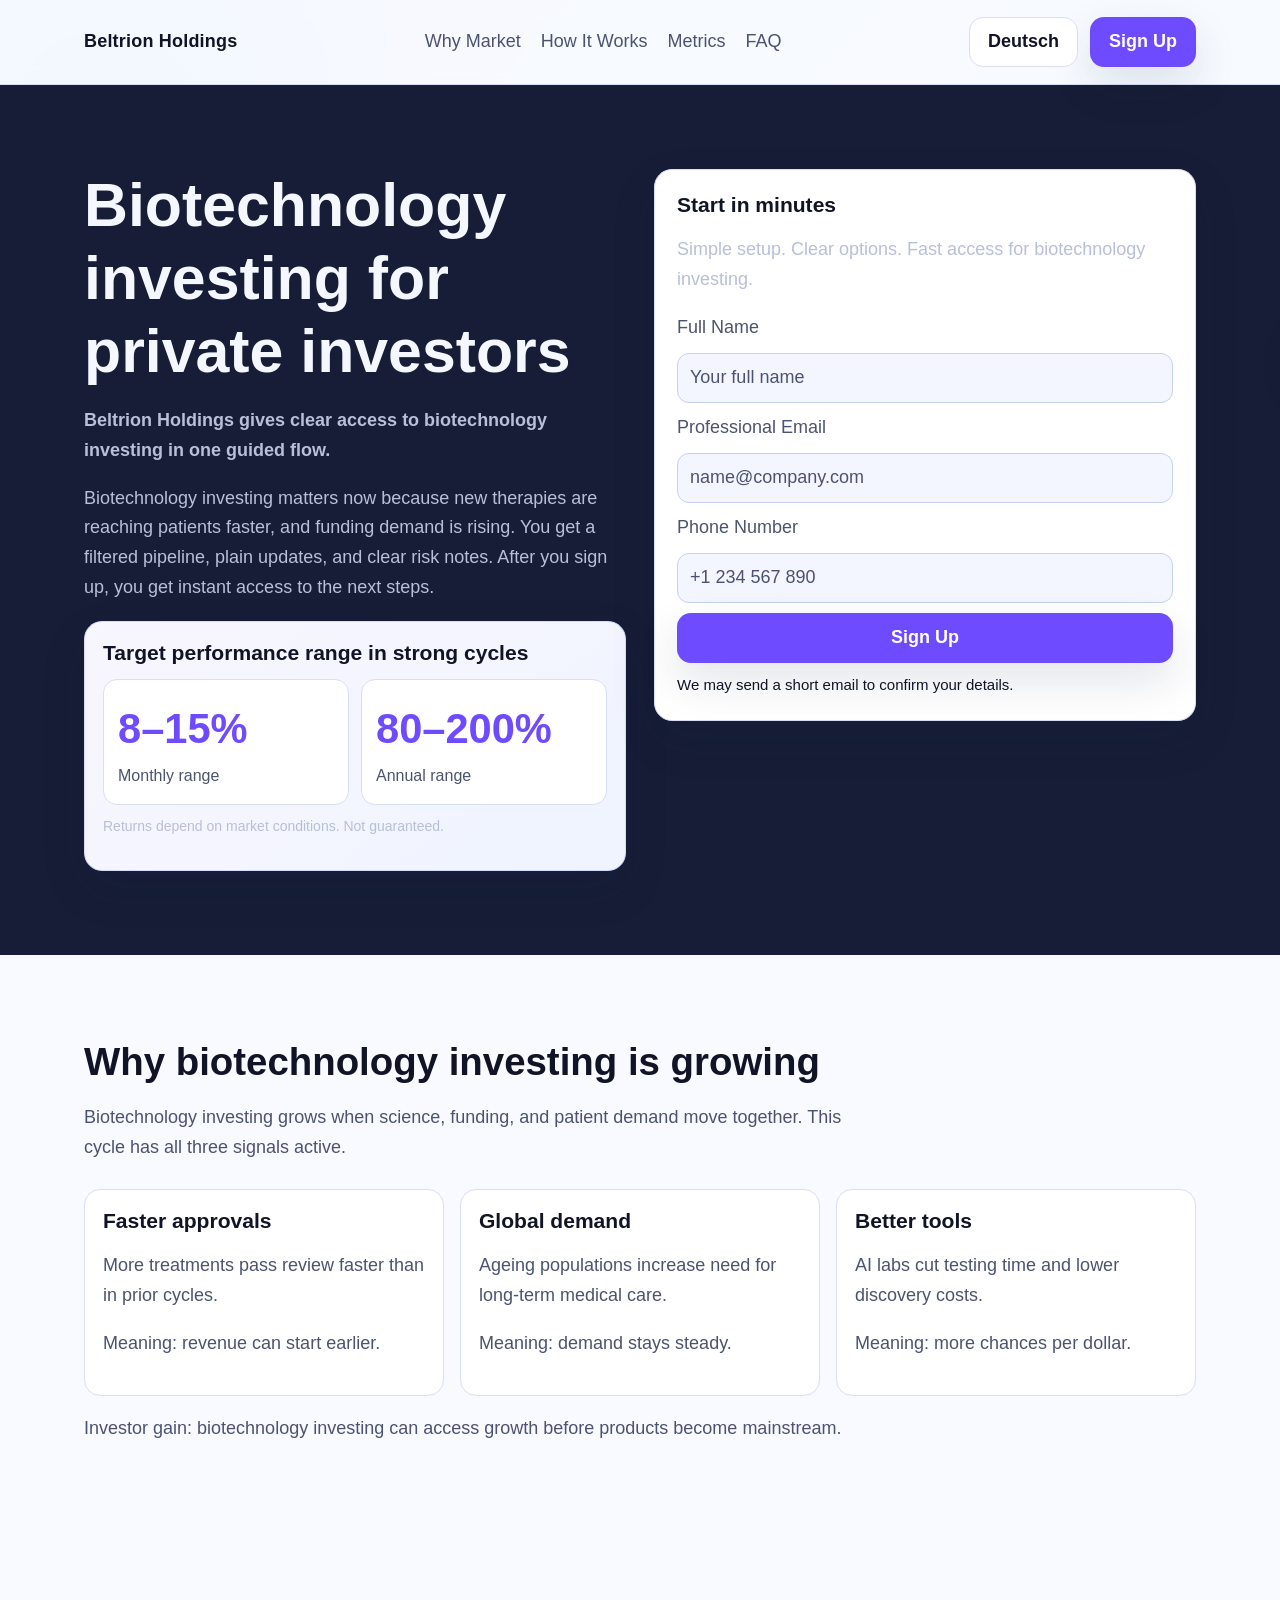
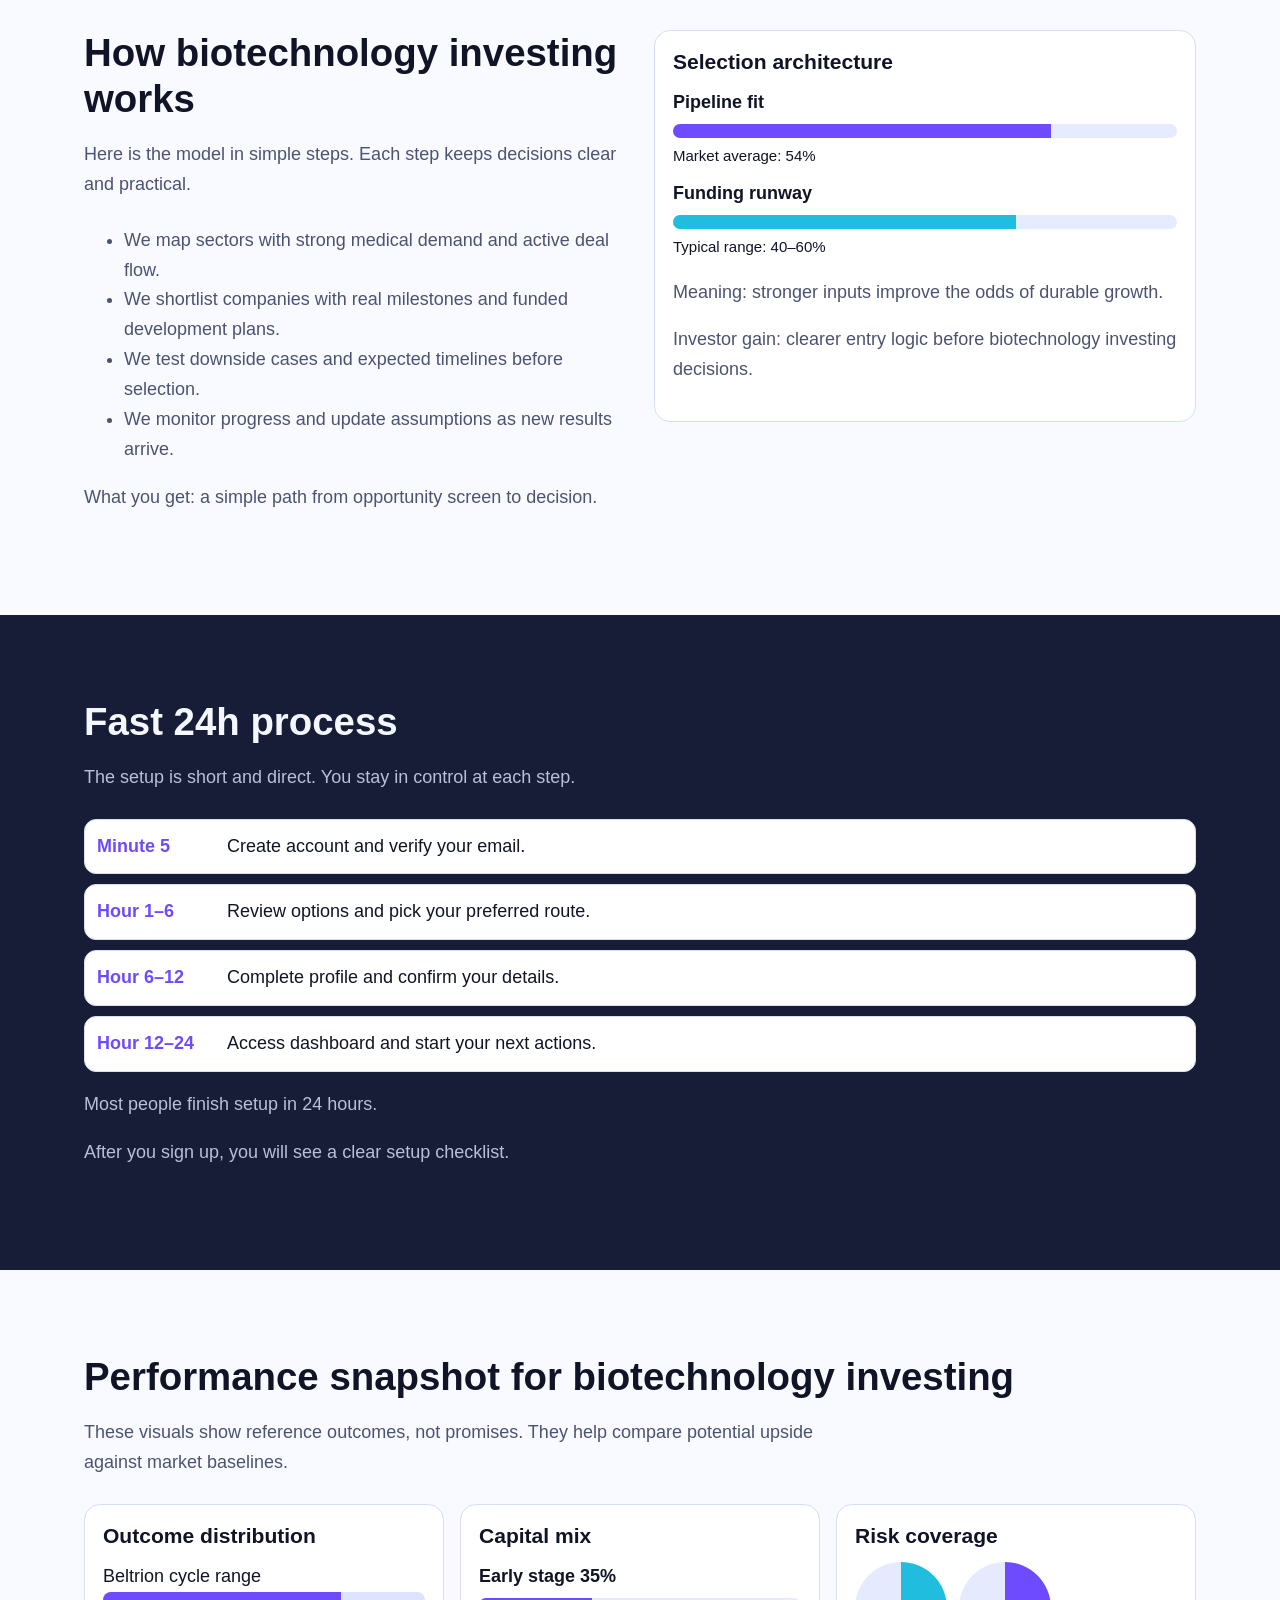
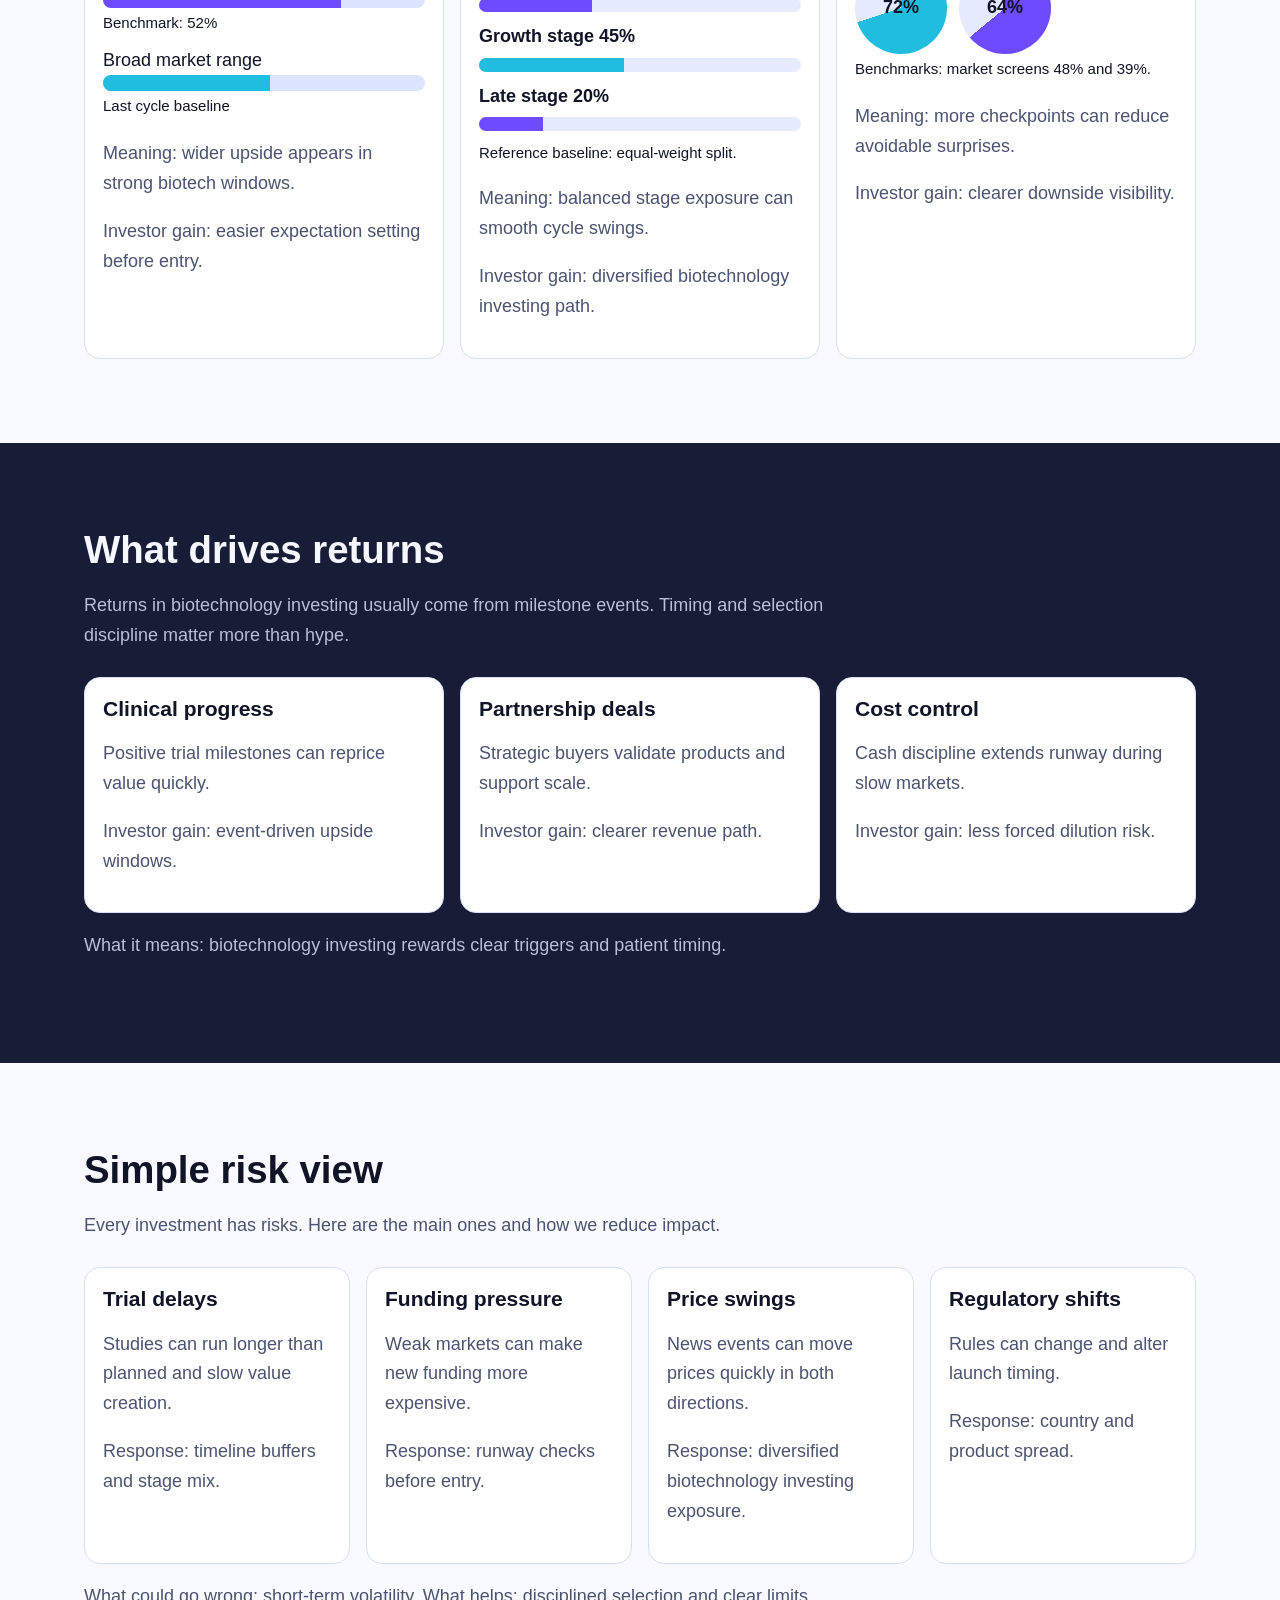
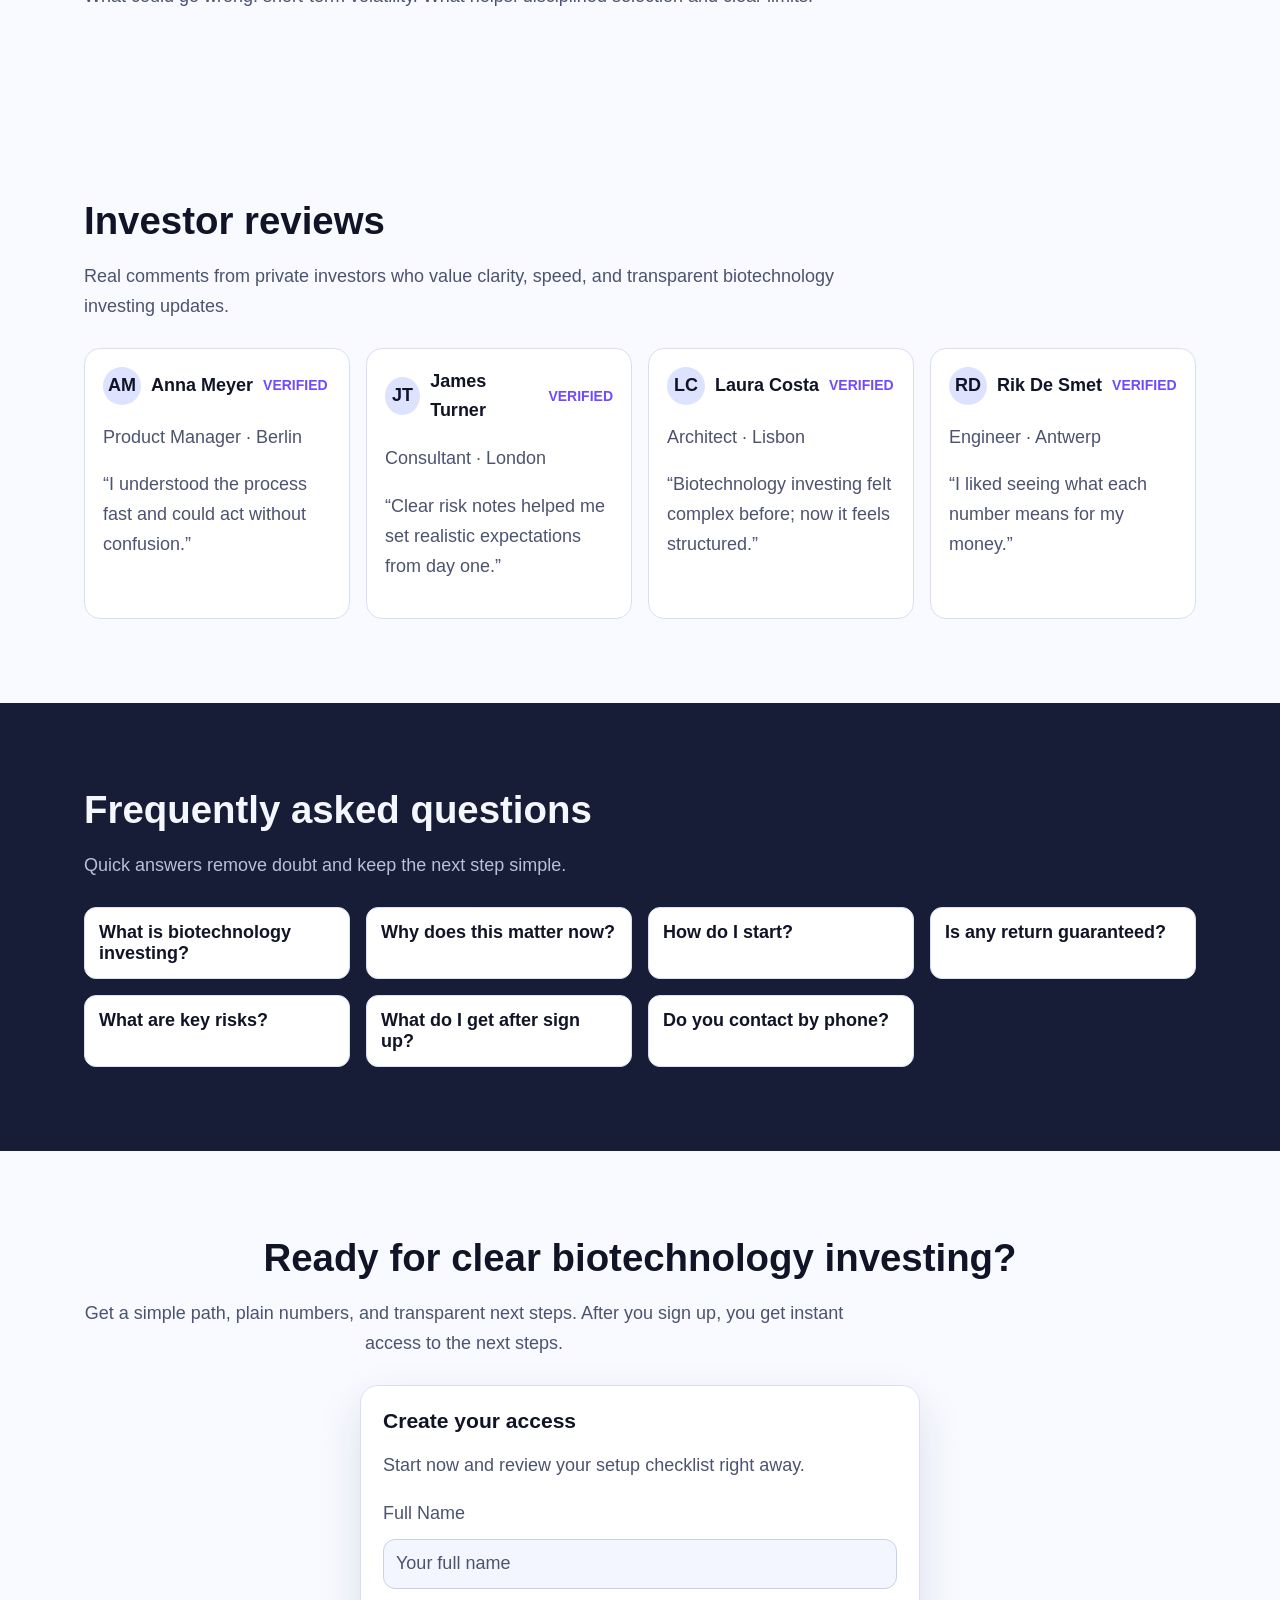
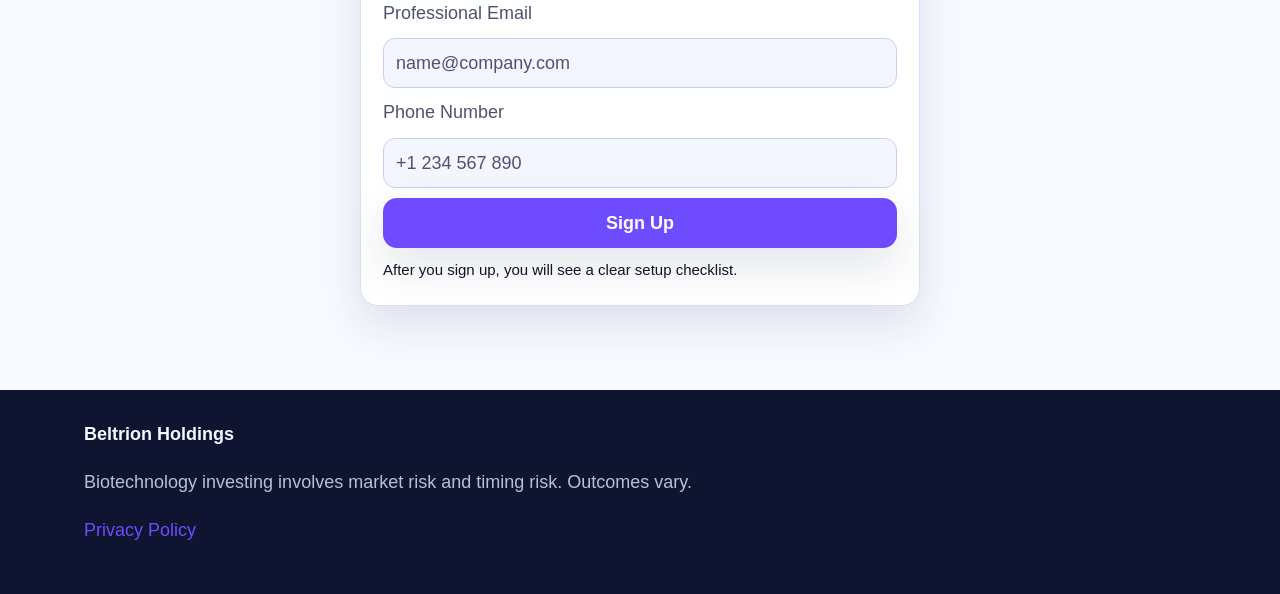
<file: de/index.html>
<!doctype html>
<html lang="en">
<head>
  <meta charset="utf-8" />
  <meta name="viewport" content="width=device-width, initial-scale=1" />
  <title>Beltrion Holdings | Biotechnology Investing | Deutsch Route</title>
  <meta name="description" content="Biotechnology investing page in clear English on the Deutsch route for private investors." />
  <link rel="canonical" href="https://beltrionholdings.com/de/index.html" />
  <link rel="alternate" hreflang="en" href="https://beltrionholdings.com/index.html" />
  <link rel="alternate" hreflang="de" href="https://beltrionholdings.com/de/index.html" />
  <link rel="alternate" hreflang="fr" href="https://beltrionholdings.com/fr/index.html" />
  <link rel="alternate" hreflang="es" href="https://beltrionholdings.com/es/index.html" />
  <link rel="alternate" hreflang="it" href="https://beltrionholdings.com/it/index.html" />
  <link rel="alternate" hreflang="tr" href="https://beltrionholdings.com/tr/index.html" />
  <link rel="alternate" hreflang="pt" href="https://beltrionholdings.com/pt/index.html" />
  <link rel="alternate" hreflang="ja" href="https://beltrionholdings.com/jp/index.html" />
  <link rel="alternate" hreflang="sk" href="https://beltrionholdings.com/sk/index.html" />
  <link rel="alternate" hreflang="nl-BE" href="https://beltrionholdings.com/be/index.html" />
  <link rel="alternate" hreflang="x-default" href="https://beltrionholdings.com/index.html" />
  <meta property="og:title" content="Beltrion Holdings | Biotechnology Investing | Deutsch Route" />
  <meta property="og:description" content="Biotechnology investing page in clear English on the Deutsch route for private investors." />
  <meta property="og:type" content="website" />
  <meta property="og:url" content="https://beltrionholdings.com/de/index.html" />
  <meta name="twitter:card" content="summary_large_image" />
  <meta name="twitter:title" content="Beltrion Holdings | Biotechnology Investing | Deutsch Route" />
  <meta name="twitter:description" content="Biotechnology investing page in clear English on the Deutsch route for private investors." />
  <link rel="stylesheet" href="../assets/style.css" />
  <script defer src="../assets/app.js"></script>
</head>
<body>
<div class="page-bg" aria-hidden="true"></div>
<header class="header">
  <div class="container header-inner">
    <a class="brand" href="../index.html">Beltrion Holdings</a>
    <nav class="nav-links" aria-label="Main navigation">
      <a href="#market">Why Market</a><a href="#model">How It Works</a><a href="#metrics">Metrics</a><a href="#faq">FAQ</a>
    </nav>
    <div class="header-right">
      <details class="lang-menu">
        <summary class="lang-pill">Deutsch</summary>
        <div class="lang-list">
<a class="lang-item" href="../index.html"><svg width="18" height="12" viewBox="0 0 3 2" aria-hidden="true"><rect width="3" height="2" fill="#012169"/></svg>English</a>
<a class="lang-item" href="../de/index.html"><svg width="18" height="12" viewBox="0 0 5 3" aria-hidden="true"><rect width="5" height="1" y="0" fill="#000"/><rect width="5" height="1" y="1" fill="#dd0000"/><rect width="5" height="1" y="2" fill="#ffce00"/></svg>Deutsch</a>
<a class="lang-item" href="../fr/index.html"><svg width="18" height="12" viewBox="0 0 3 2" aria-hidden="true"><rect width="1" height="2" x="0" fill="#0055A4"/><rect width="1" height="2" x="1" fill="#fff"/><rect width="1" height="2" x="2" fill="#EF4135"/></svg>Français</a>
<a class="lang-item" href="../es/index.html"><svg width="18" height="12" viewBox="0 0 3 2" aria-hidden="true"><rect width="3" height="2" fill="#AA151B"/><rect width="3" height="0.8" y="0.6" fill="#F1BF00"/></svg>Español</a>
<a class="lang-item" href="../it/index.html"><svg width="18" height="12" viewBox="0 0 3 2" aria-hidden="true"><rect width="1" height="2" x="0" fill="#009246"/><rect width="1" height="2" x="1" fill="#fff"/><rect width="1" height="2" x="2" fill="#CE2B37"/></svg>Italiano</a>
<a class="lang-item" href="../tr/index.html"><svg width="18" height="12" viewBox="0 0 3 2" aria-hidden="true"><rect width="3" height="2" fill="#E30A17"/></svg>Türkçe</a>
<a class="lang-item" href="../pt/index.html"><svg width="18" height="12" viewBox="0 0 3 2" aria-hidden="true"><rect width="1.2" height="2" fill="#006600"/><rect x="1.2" width="1.8" height="2" fill="#FF0000"/></svg>Português</a>
<a class="lang-item" href="../jp/index.html"><svg width="18" height="12" viewBox="0 0 3 2" aria-hidden="true"><rect width="3" height="2" fill="#fff"/><circle cx="1.5" cy="1" r="0.45" fill="#bc002d"/></svg>日本語</a>
<a class="lang-item" href="../sk/index.html"><svg width="18" height="12" viewBox="0 0 3 2" aria-hidden="true"><rect width="3" height="0.67" y="0" fill="#fff"/><rect width="3" height="0.67" y="0.67" fill="#0b4ea2"/><rect width="3" height="0.66" y="1.34" fill="#ee1c25"/></svg>Slovak</a>
<a class="lang-item" href="../be/index.html"><svg width="18" height="12" viewBox="0 0 3 2" aria-hidden="true"><rect width="1" height="2" x="0" fill="#000"/><rect width="1" height="2" x="1" fill="#FDDA24"/><rect width="1" height="2" x="2" fill="#EF3340"/></svg>Nederlands (BE)</a></div>
      </details>
      <a class="btn btn-primary" href="#signup">Sign Up</a>
      <button class="icon-btn menu-btn" data-menu-open aria-label="Open menu">☰</button>
    </div>
  </div>
</header>
<div class="drawer-backdrop" data-drawer-backdrop></div>
<aside class="drawer" data-drawer aria-label="Mobile menu">
  <button class="icon-btn" data-menu-close aria-label="Close menu">✕</button>
  <nav class="drawer-nav">
    <a href="#market">Why Market</a><a href="#model">How It Works</a><a href="#metrics">Metrics</a><a href="#faq">FAQ</a>
  </nav>
  <details class="lang-menu">
    <summary class="lang-pill">Deutsch</summary>
    <div class="lang-list">
<a class="lang-item" href="../index.html"><svg width="18" height="12" viewBox="0 0 3 2" aria-hidden="true"><rect width="3" height="2" fill="#012169"/></svg>English</a>
<a class="lang-item" href="../de/index.html"><svg width="18" height="12" viewBox="0 0 5 3" aria-hidden="true"><rect width="5" height="1" y="0" fill="#000"/><rect width="5" height="1" y="1" fill="#dd0000"/><rect width="5" height="1" y="2" fill="#ffce00"/></svg>Deutsch</a>
<a class="lang-item" href="../fr/index.html"><svg width="18" height="12" viewBox="0 0 3 2" aria-hidden="true"><rect width="1" height="2" x="0" fill="#0055A4"/><rect width="1" height="2" x="1" fill="#fff"/><rect width="1" height="2" x="2" fill="#EF4135"/></svg>Français</a>
<a class="lang-item" href="../es/index.html"><svg width="18" height="12" viewBox="0 0 3 2" aria-hidden="true"><rect width="3" height="2" fill="#AA151B"/><rect width="3" height="0.8" y="0.6" fill="#F1BF00"/></svg>Español</a>
<a class="lang-item" href="../it/index.html"><svg width="18" height="12" viewBox="0 0 3 2" aria-hidden="true"><rect width="1" height="2" x="0" fill="#009246"/><rect width="1" height="2" x="1" fill="#fff"/><rect width="1" height="2" x="2" fill="#CE2B37"/></svg>Italiano</a>
<a class="lang-item" href="../tr/index.html"><svg width="18" height="12" viewBox="0 0 3 2" aria-hidden="true"><rect width="3" height="2" fill="#E30A17"/></svg>Türkçe</a>
<a class="lang-item" href="../pt/index.html"><svg width="18" height="12" viewBox="0 0 3 2" aria-hidden="true"><rect width="1.2" height="2" fill="#006600"/><rect x="1.2" width="1.8" height="2" fill="#FF0000"/></svg>Português</a>
<a class="lang-item" href="../jp/index.html"><svg width="18" height="12" viewBox="0 0 3 2" aria-hidden="true"><rect width="3" height="2" fill="#fff"/><circle cx="1.5" cy="1" r="0.45" fill="#bc002d"/></svg>日本語</a>
<a class="lang-item" href="../sk/index.html"><svg width="18" height="12" viewBox="0 0 3 2" aria-hidden="true"><rect width="3" height="0.67" y="0" fill="#fff"/><rect width="3" height="0.67" y="0.67" fill="#0b4ea2"/><rect width="3" height="0.66" y="1.34" fill="#ee1c25"/></svg>Slovak</a>
<a class="lang-item" href="../be/index.html"><svg width="18" height="12" viewBox="0 0 3 2" aria-hidden="true"><rect width="1" height="2" x="0" fill="#000"/><rect width="1" height="2" x="1" fill="#FDDA24"/><rect width="1" height="2" x="2" fill="#EF3340"/></svg>Nederlands (BE)</a></div>
  </details>
  <p style="margin-top:16px"><a class="btn btn-primary" href="#signup">Sign Up</a></p>
</aside>
<main>
<section class="section dark">
  <div class="container hero-grid">
    <div class="reveal">
      <h1>Biotechnology investing for private investors</h1>
      <p class="hero-note">Beltrion Holdings gives clear access to biotechnology investing in one guided flow.</p>
      <p>Biotechnology investing matters now because new therapies are reaching patients faster, and funding demand is rising. You get a filtered pipeline, plain updates, and clear risk notes. After you sign up, you get instant access to the next steps.</p>
      <div class="performance-panel" aria-label="Performance Range">
        <h3>Target performance range in strong cycles</h3>
        <div class="performance-grid">
          <div class="metric-box"><div class="metric-value">8–15%</div><div class="metric-label">Monthly range</div></div>
          <div class="metric-box"><div class="metric-value">80–200%</div><div class="metric-label">Annual range</div></div>
        </div>
        <p class="metric-sub">Returns depend on market conditions. Not guaranteed.</p>
      </div>
    </div>
    <form class="form-card reveal" id="signup">
      <h3 class="form-title">Start in minutes</h3>
      <p class="form-sub">Simple setup. Clear options. Fast access for biotechnology investing.</p>
      <div class="form-stack">
        <label for="name1">Full Name</label><input id="name1" placeholder="Your full name" />
        <label for="email1">Professional Email</label><input id="email1" type="email" placeholder="name@company.com" />
        <label for="phone1">Phone Number</label><input id="phone1" type="tel" placeholder="+1 234 567 890" />
        <button class="btn btn-primary" type="button">Sign Up</button>
        <small>We may send a short email to confirm your details.</small>
      </div>
    </form>
  </div>
</section>

<section id="market" class="section light">
  <div class="container reveal">
    <h2>Why biotechnology investing is growing</h2>
    <p class="section-intro">Biotechnology investing grows when science, funding, and patient demand move together. This cycle has all three signals active.</p>
    <div class="card-grid">
      <article class="card"><h3>Faster approvals</h3><p>More treatments pass review faster than in prior cycles.</p><p class="muted">Meaning: revenue can start earlier.</p></article>
      <article class="card"><h3>Global demand</h3><p>Ageing populations increase need for long-term medical care.</p><p class="muted">Meaning: demand stays steady.</p></article>
      <article class="card"><h3>Better tools</h3><p>AI labs cut testing time and lower discovery costs.</p><p class="muted">Meaning: more chances per dollar.</p></article>
    </div>
    <p>Investor gain: biotechnology investing can access growth before products become mainstream.</p>
  </div>
</section>

<section id="model" class="section light">
  <div class="container two-col reveal">
    <div>
      <h2>How biotechnology investing works</h2>
      <p class="section-intro">Here is the model in simple steps. Each step keeps decisions clear and practical.</p>
      <ul>
        <li>We map sectors with strong medical demand and active deal flow.</li>
        <li>We shortlist companies with real milestones and funded development plans.</li>
        <li>We test downside cases and expected timelines before selection.</li>
        <li>We monitor progress and update assumptions as new results arrive.</li>
      </ul>
      <p>What you get: a simple path from opportunity screen to decision.</p>
    </div>
    <div class="visual-card">
      <h3>Selection architecture</h3>
      <div class="bars">
        <div class="bar-row"><strong>Pipeline fit</strong><div class="bar-track"><div class="seg-a" style="width:75%"></div></div><small>Market average: 54%</small></div>
        <div class="bar-row"><strong>Funding runway</strong><div class="bar-track"><div class="seg-b" style="width:68%"></div></div><small>Typical range: 40–60%</small></div>
      </div>
      <p>Meaning: stronger inputs improve the odds of durable growth.</p>
      <p>Investor gain: clearer entry logic before biotechnology investing decisions.</p>
    </div>
  </div>
</section>

<section class="section dark">
  <div class="container reveal">
    <h2>Fast 24h process</h2>
    <p class="section-intro">The setup is short and direct. You stay in control at each step.</p>
    <div class="timeline">
      <div class="step"><b>Minute 5</b><span>Create account and verify your email.</span></div>
      <div class="step"><b>Hour 1–6</b><span>Review options and pick your preferred route.</span></div>
      <div class="step"><b>Hour 6–12</b><span>Complete profile and confirm your details.</span></div>
      <div class="step"><b>Hour 12–24</b><span>Access dashboard and start your next actions.</span></div>
    </div>
    <p>Most people finish setup in 24 hours.</p>
    <p>After you sign up, you will see a clear setup checklist.</p>
  </div>
</section>

<section id="metrics" class="section light">
  <div class="container reveal">
    <h2>Performance snapshot for biotechnology investing</h2>
    <p class="section-intro">These visuals show reference outcomes, not promises. They help compare potential upside against market baselines.</p>
    <div class="metric-grid">
      <article class="visual-card">
        <h3>Outcome distribution</h3>
        <div class="compare">
          <div>Beltrion cycle range<div class="line"><span class="fill" style="width:74%"></span></div><small>Benchmark: 52%</small></div>
          <div>Broad market range<div class="line"><span class="fill" style="width:52%;background:var(--accent-b)"></span></div><small>Last cycle baseline</small></div>
        </div>
        <p>Meaning: wider upside appears in strong biotech windows.</p>
        <p>Investor gain: easier expectation setting before entry.</p>
      </article>
      <article class="visual-card">
        <h3>Capital mix</h3>
        <div class="bars">
          <div class="bar-row"><strong>Early stage 35%</strong><div class="bar-track"><div class="seg-a" style="width:35%"></div></div></div>
          <div class="bar-row"><strong>Growth stage 45%</strong><div class="bar-track"><div class="seg-b" style="width:45%"></div></div></div>
          <div class="bar-row"><strong>Late stage 20%</strong><div class="bar-track"><div class="seg-a" style="width:20%"></div></div></div>
          <small>Reference baseline: equal-weight split.</small>
        </div>
        <p>Meaning: balanced stage exposure can smooth cycle swings.</p>
        <p>Investor gain: diversified biotechnology investing path.</p>
      </article>
      <article class="visual-card">
        <h3>Risk coverage</h3>
        <div class="rings"><div class="ring">72%</div><div class="ring" style="background:conic-gradient(var(--accent-a) 0 64%, #e5eaff 64%)">64%</div></div>
        <small>Benchmarks: market screens 48% and 39%.</small>
        <p>Meaning: more checkpoints can reduce avoidable surprises.</p>
        <p>Investor gain: clearer downside visibility.</p>
      </article>
    </div>
  </div>
</section>

<section class="section dark">
  <div class="container reveal">
    <h2>What drives returns</h2>
    <p class="section-intro">Returns in biotechnology investing usually come from milestone events. Timing and selection discipline matter more than hype.</p>
    <div class="insight-grid">
      <article class="card"><h3>Clinical progress</h3><p>Positive trial milestones can reprice value quickly.</p><p class="muted">Investor gain: event-driven upside windows.</p></article>
      <article class="card"><h3>Partnership deals</h3><p>Strategic buyers validate products and support scale.</p><p class="muted">Investor gain: clearer revenue path.</p></article>
      <article class="card"><h3>Cost control</h3><p>Cash discipline extends runway during slow markets.</p><p class="muted">Investor gain: less forced dilution risk.</p></article>
    </div>
    <p>What it means: biotechnology investing rewards clear triggers and patient timing.</p>
  </div>
</section>

<section class="section light">
  <div class="container reveal">
    <h2>Simple risk view</h2>
    <p class="section-intro">Every investment has risks. Here are the main ones and how we reduce impact.</p>
    <div class="risk-grid">
      <article class="card"><h3>Trial delays</h3><p>Studies can run longer than planned and slow value creation.</p><p class="muted">Response: timeline buffers and stage mix.</p></article>
      <article class="card"><h3>Funding pressure</h3><p>Weak markets can make new funding more expensive.</p><p class="muted">Response: runway checks before entry.</p></article>
      <article class="card"><h3>Price swings</h3><p>News events can move prices quickly in both directions.</p><p class="muted">Response: diversified biotechnology investing exposure.</p></article>
      <article class="card"><h3>Regulatory shifts</h3><p>Rules can change and alter launch timing.</p><p class="muted">Response: country and product spread.</p></article>
    </div>
    <p>What could go wrong: short-term volatility. What helps: disciplined selection and clear limits.</p>
  </div>
</section>

<section class="section light">
  <div class="container reveal">
    <h2>Investor reviews</h2>
    <p class="section-intro">Real comments from private investors who value clarity, speed, and transparent biotechnology investing updates.</p>
    <div class="review-grid">
      <article class="card"><div class="review-head"><div class="avatar">AM</div><strong>Anna Meyer</strong><span class="verified">VERIFIED</span></div><p class="muted">Product Manager · Berlin</p><p>“I understood the process fast and could act without confusion.”</p></article>
      <article class="card"><div class="review-head"><div class="avatar">JT</div><strong>James Turner</strong><span class="verified">VERIFIED</span></div><p class="muted">Consultant · London</p><p>“Clear risk notes helped me set realistic expectations from day one.”</p></article>
      <article class="card"><div class="review-head"><div class="avatar">LC</div><strong>Laura Costa</strong><span class="verified">VERIFIED</span></div><p class="muted">Architect · Lisbon</p><p>“Biotechnology investing felt complex before; now it feels structured.”</p></article>
      <article class="card"><div class="review-head"><div class="avatar">RD</div><strong>Rik De Smet</strong><span class="verified">VERIFIED</span></div><p class="muted">Engineer · Antwerp</p><p>“I liked seeing what each number means for my money.”</p></article>
    </div>
  </div>
</section>

<section id="faq" class="section dark">
  <div class="container reveal">
    <h2>Frequently asked questions</h2>
    <p class="section-intro">Quick answers remove doubt and keep the next step simple.</p>
    <div class="faq-list">
      <article class="faq-item"><button class="faq-btn">What is biotechnology investing?</button><div class="faq-panel"><p>It means investing in companies building new medicines and medical technologies.</p></div></article>
      <article class="faq-item"><button class="faq-btn">Why does this matter now?</button><div class="faq-panel"><p>Research tools improved, demand is rising, and approvals are moving faster.</p></div></article>
      <article class="faq-item"><button class="faq-btn">How do I start?</button><div class="faq-panel"><p>Sign up, review options, and choose your preferred setup path.</p></div></article>
      <article class="faq-item"><button class="faq-btn">Is any return guaranteed?</button><div class="faq-panel"><p>No. Returns depend on market conditions and company execution.</p></div></article>
      <article class="faq-item"><button class="faq-btn">What are key risks?</button><div class="faq-panel"><p>Delays, funding stress, and market volatility can affect outcomes.</p></div></article>
      <article class="faq-item"><button class="faq-btn">What do I get after sign up?</button><div class="faq-panel"><p>After you sign up, you can review the options and choose what to do next.</p></div></article>
      <article class="faq-item"><button class="faq-btn">Do you contact by phone?</button><div class="faq-panel"><p>No phone outreach. We may send a short email to confirm details.</p></div></article>
    </div>
  </div>
</section>

<section class="section light final-cta">
  <div class="container reveal">
    <h2>Ready for clear biotechnology investing?</h2>
    <p class="section-intro">Get a simple path, plain numbers, and transparent next steps. After you sign up, you get instant access to the next steps.</p>
    <form class="form-card" style="max-width:560px;margin:0 auto; text-align:left;">
      <h3 class="form-title">Create your access</h3>
      <p class="form-sub">Start now and review your setup checklist right away.</p>
      <div class="form-stack">
        <label for="name2">Full Name</label><input id="name2" placeholder="Your full name" />
        <label for="email2">Professional Email</label><input id="email2" type="email" placeholder="name@company.com" />
        <label for="phone2">Phone Number</label><input id="phone2" type="tel" placeholder="+1 234 567 890" />
        <button class="btn btn-primary" type="button">Sign Up</button>
        <small>After you sign up, you will see a clear setup checklist.</small>
      </div>
    </form>
  </div>
</section>
</main>
<footer class="footer">
  <div class="container">
    <strong>Beltrion Holdings</strong>
    <p>Biotechnology investing involves market risk and timing risk. Outcomes vary.</p>
    <p><a href="#" data-open-privacy>Privacy Policy</a></p>
  </div>
</footer>

<div class="modal" data-modal role="dialog" aria-modal="true" aria-label="Privacy Policy">
  <div class="modal-card">
    <div class="modal-head"><h2>Privacy Policy</h2><button class="icon-btn" data-close-privacy aria-label="Close privacy policy">✕</button></div>
    <p><strong>Introduction:</strong> We explain what data we collect and why we use it.</p>
    <p><strong>Data collection:</strong> We collect name, email, phone, and usage events.</p>
    <p><strong>Legal basis:</strong> We process data to deliver requested access and improve service.</p>
    <p><strong>Cookies:</strong> We use cookies for security, analytics, and experience continuity.</p>
    <p><strong>Retention:</strong> We keep data only as long as needed for service and legal duties.</p>
    <p><strong>Third-party sharing:</strong> We share limited data with secure vendors that support operations.</p>
    <p><strong>Security:</strong> We use encryption, access controls, and monitoring to protect records.</p>
    <p><strong>User rights:</strong> You may request access, correction, deletion, or export of your data.</p>
    <p><strong>International transfers:</strong> Some data may be processed outside your country with safeguards.</p>
    <p><strong>Industry risk disclosure:</strong> Investment information can change quickly and may become outdated.</p>
    <p><strong>Contact:</strong> privacy@beltrionholdings.com</p>
    <p><button class="close-btn" data-close-privacy>Close</button></p>
  </div>
</div>
<script type="application/ld+json">{"@context":"https://schema.org","@graph":[{"@type":"Organization","name":"Beltrion Holdings","url":"https://beltrionholdings.com"},{"@type":"WebSite","name":"Beltrion Holdings","url":"https://beltrionholdings.com"},{"@type":"FAQPage","mainEntity":[{"@type":"Question","name":"What is biotechnology investing?","acceptedAnswer":{"@type":"Answer","text":"It is investing in companies that develop medicines and medical technologies."}},{"@type":"Question","name":"Is return guaranteed?","acceptedAnswer":{"@type":"Answer","text":"No, returns depend on market conditions and are not guaranteed."}}]},{"@type":"Review","author":{"@type":"Person","name":"Anna Meyer"},"reviewBody":"I understood the process fast and could act without confusion.","itemReviewed":{"@type":"Organization","name":"Beltrion Holdings"}}]}</script>
</body>
</html>
</file>
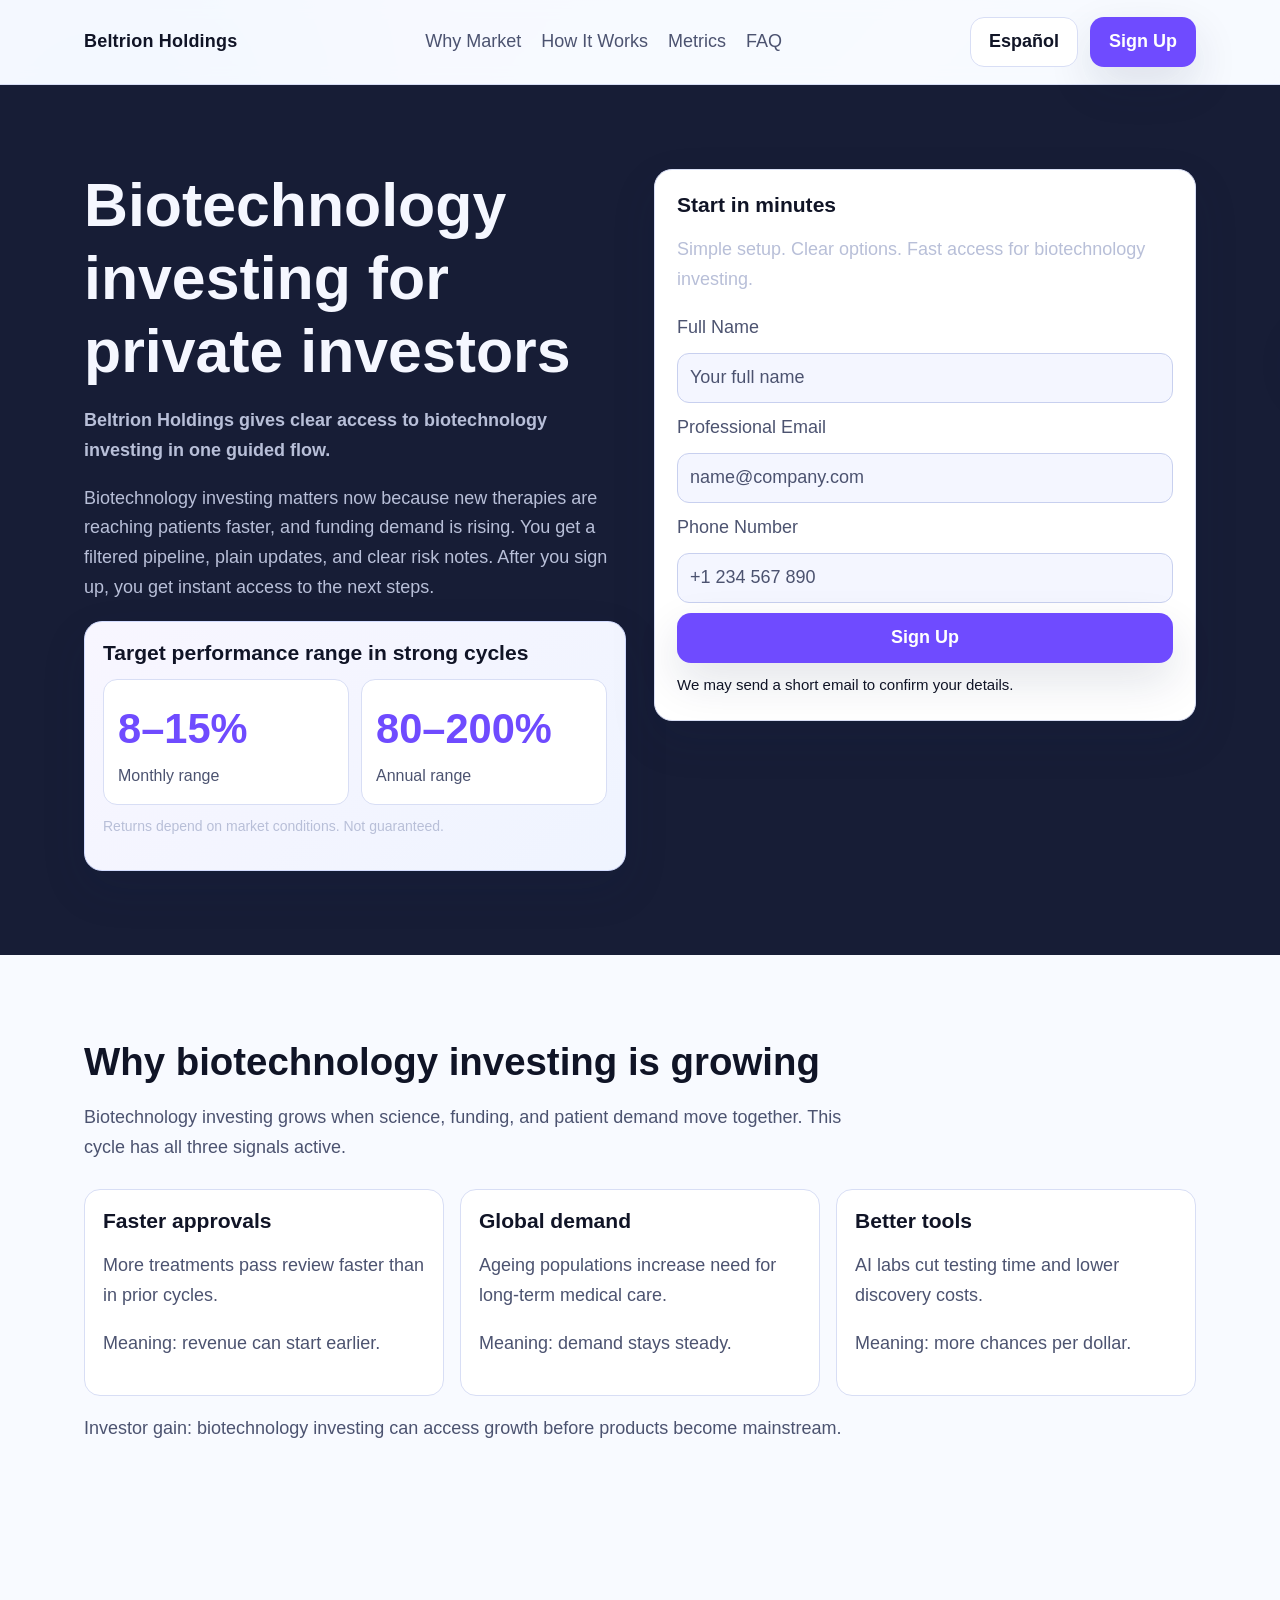
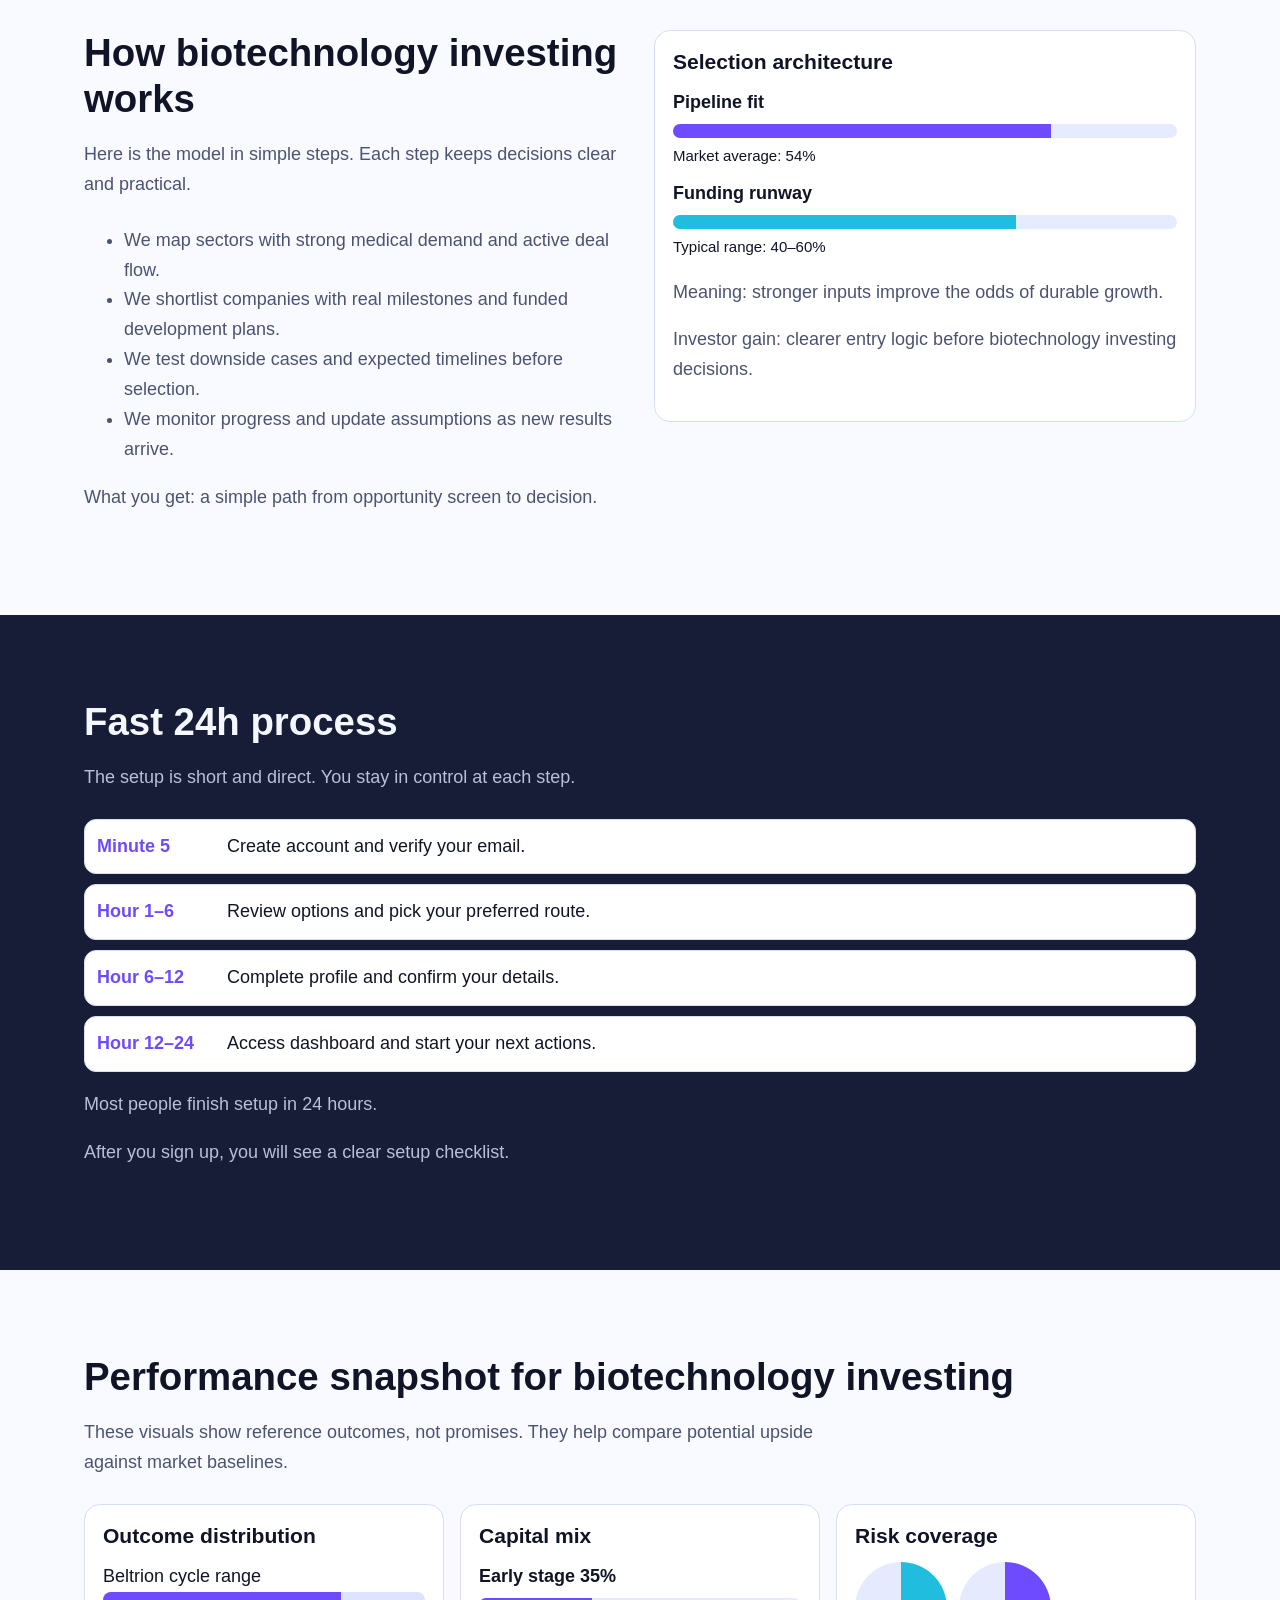
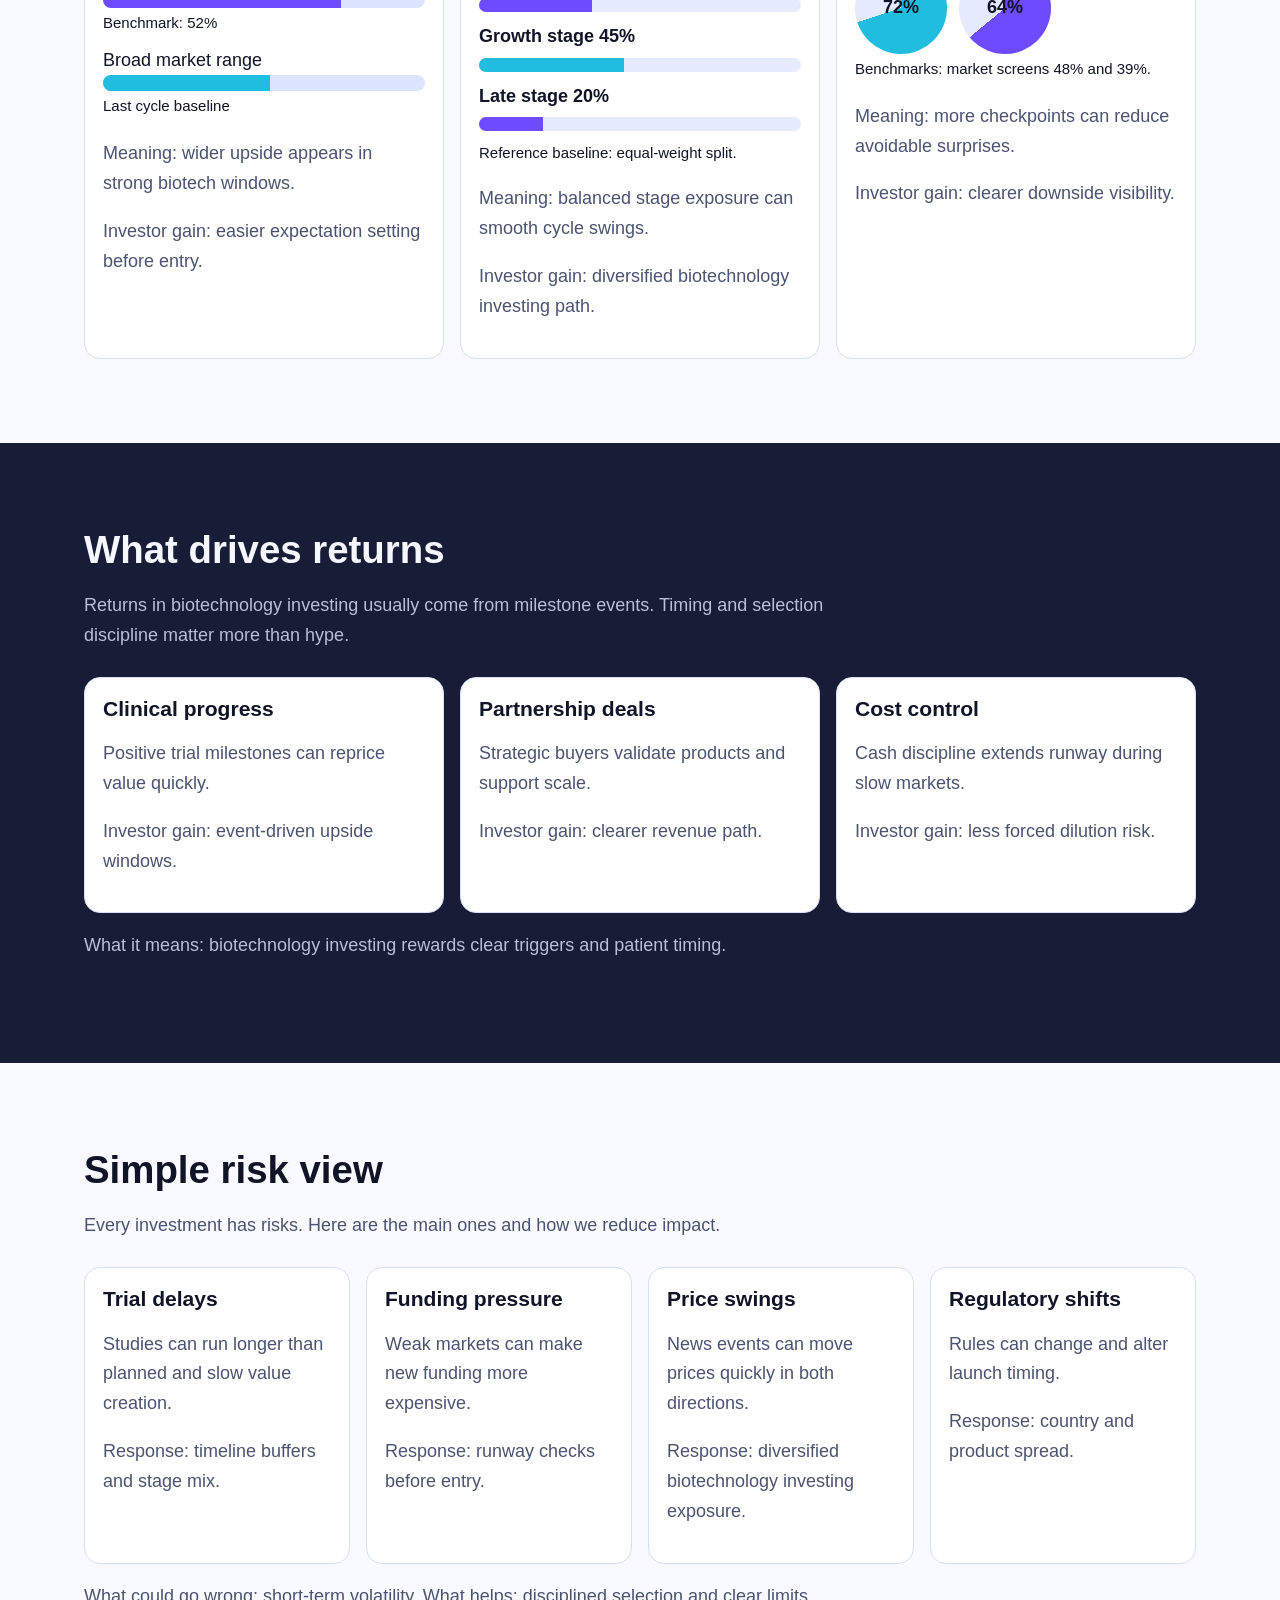
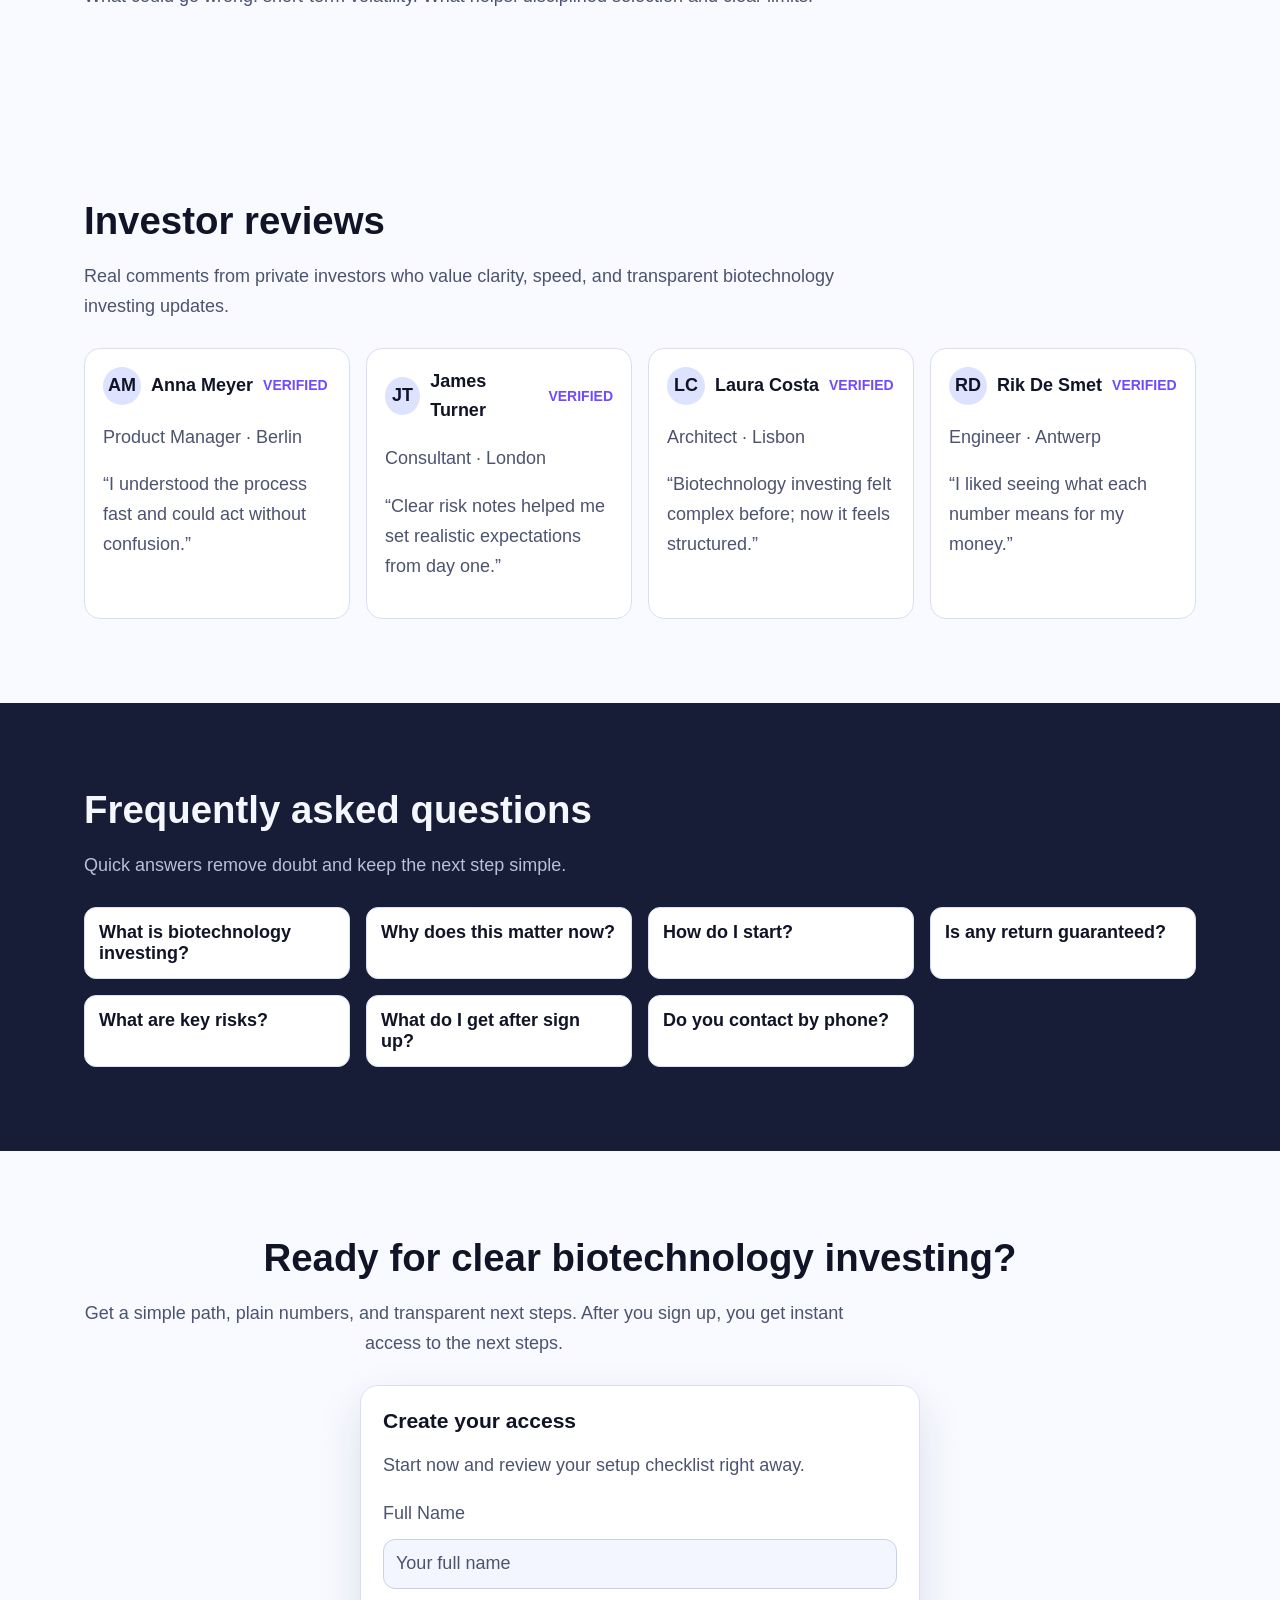
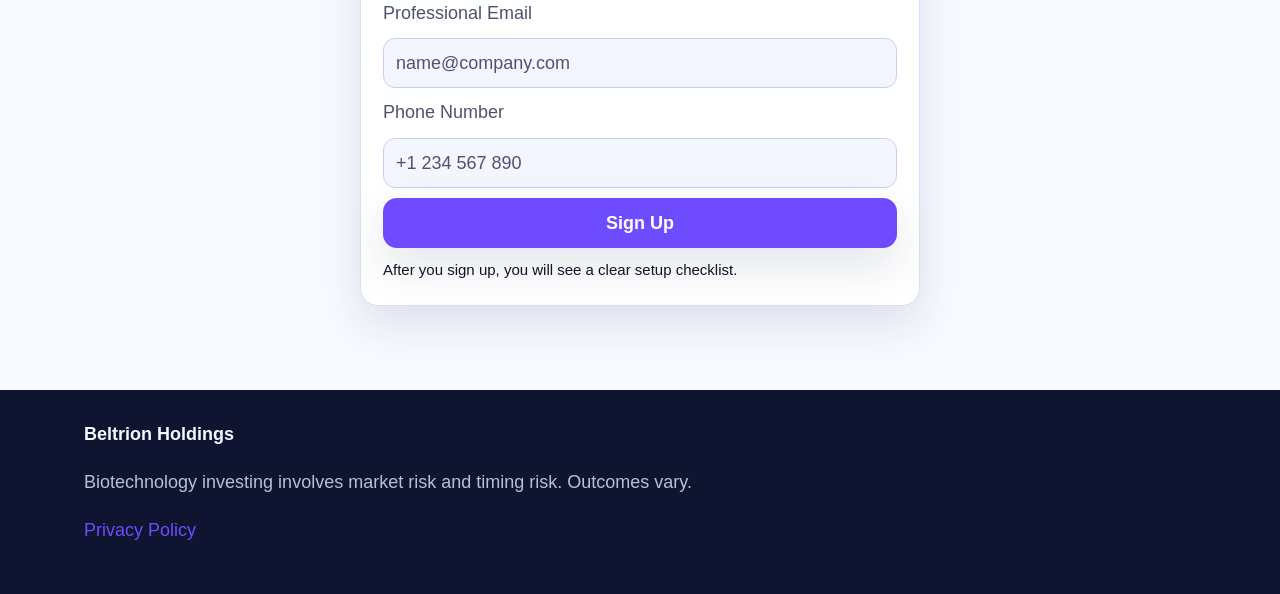
<file: es/index.html>
<!doctype html>
<html lang="en">
<head>
  <meta charset="utf-8" />
  <meta name="viewport" content="width=device-width, initial-scale=1" />
  <title>Beltrion Holdings | Biotechnology Investing | Español Route</title>
  <meta name="description" content="Biotechnology investing page in clear English on the Español route with transparent steps." />
  <link rel="canonical" href="https://beltrionholdings.com/es/index.html" />
  <link rel="alternate" hreflang="en" href="https://beltrionholdings.com/index.html" />
  <link rel="alternate" hreflang="de" href="https://beltrionholdings.com/de/index.html" />
  <link rel="alternate" hreflang="fr" href="https://beltrionholdings.com/fr/index.html" />
  <link rel="alternate" hreflang="es" href="https://beltrionholdings.com/es/index.html" />
  <link rel="alternate" hreflang="it" href="https://beltrionholdings.com/it/index.html" />
  <link rel="alternate" hreflang="tr" href="https://beltrionholdings.com/tr/index.html" />
  <link rel="alternate" hreflang="pt" href="https://beltrionholdings.com/pt/index.html" />
  <link rel="alternate" hreflang="ja" href="https://beltrionholdings.com/jp/index.html" />
  <link rel="alternate" hreflang="sk" href="https://beltrionholdings.com/sk/index.html" />
  <link rel="alternate" hreflang="nl-BE" href="https://beltrionholdings.com/be/index.html" />
  <link rel="alternate" hreflang="x-default" href="https://beltrionholdings.com/index.html" />
  <meta property="og:title" content="Beltrion Holdings | Biotechnology Investing | Español Route" />
  <meta property="og:description" content="Biotechnology investing page in clear English on the Español route with transparent steps." />
  <meta property="og:type" content="website" />
  <meta property="og:url" content="https://beltrionholdings.com/es/index.html" />
  <meta name="twitter:card" content="summary_large_image" />
  <meta name="twitter:title" content="Beltrion Holdings | Biotechnology Investing | Español Route" />
  <meta name="twitter:description" content="Biotechnology investing page in clear English on the Español route with transparent steps." />
  <link rel="stylesheet" href="../assets/style.css" />
  <script defer src="../assets/app.js"></script>
</head>
<body>
<div class="page-bg" aria-hidden="true"></div>
<header class="header">
  <div class="container header-inner">
    <a class="brand" href="../index.html">Beltrion Holdings</a>
    <nav class="nav-links" aria-label="Main navigation">
      <a href="#market">Why Market</a><a href="#model">How It Works</a><a href="#metrics">Metrics</a><a href="#faq">FAQ</a>
    </nav>
    <div class="header-right">
      <details class="lang-menu">
        <summary class="lang-pill">Español</summary>
        <div class="lang-list">
<a class="lang-item" href="../index.html"><svg width="18" height="12" viewBox="0 0 3 2" aria-hidden="true"><rect width="3" height="2" fill="#012169"/></svg>English</a>
<a class="lang-item" href="../de/index.html"><svg width="18" height="12" viewBox="0 0 5 3" aria-hidden="true"><rect width="5" height="1" y="0" fill="#000"/><rect width="5" height="1" y="1" fill="#dd0000"/><rect width="5" height="1" y="2" fill="#ffce00"/></svg>Deutsch</a>
<a class="lang-item" href="../fr/index.html"><svg width="18" height="12" viewBox="0 0 3 2" aria-hidden="true"><rect width="1" height="2" x="0" fill="#0055A4"/><rect width="1" height="2" x="1" fill="#fff"/><rect width="1" height="2" x="2" fill="#EF4135"/></svg>Français</a>
<a class="lang-item" href="../es/index.html"><svg width="18" height="12" viewBox="0 0 3 2" aria-hidden="true"><rect width="3" height="2" fill="#AA151B"/><rect width="3" height="0.8" y="0.6" fill="#F1BF00"/></svg>Español</a>
<a class="lang-item" href="../it/index.html"><svg width="18" height="12" viewBox="0 0 3 2" aria-hidden="true"><rect width="1" height="2" x="0" fill="#009246"/><rect width="1" height="2" x="1" fill="#fff"/><rect width="1" height="2" x="2" fill="#CE2B37"/></svg>Italiano</a>
<a class="lang-item" href="../tr/index.html"><svg width="18" height="12" viewBox="0 0 3 2" aria-hidden="true"><rect width="3" height="2" fill="#E30A17"/></svg>Türkçe</a>
<a class="lang-item" href="../pt/index.html"><svg width="18" height="12" viewBox="0 0 3 2" aria-hidden="true"><rect width="1.2" height="2" fill="#006600"/><rect x="1.2" width="1.8" height="2" fill="#FF0000"/></svg>Português</a>
<a class="lang-item" href="../jp/index.html"><svg width="18" height="12" viewBox="0 0 3 2" aria-hidden="true"><rect width="3" height="2" fill="#fff"/><circle cx="1.5" cy="1" r="0.45" fill="#bc002d"/></svg>日本語</a>
<a class="lang-item" href="../sk/index.html"><svg width="18" height="12" viewBox="0 0 3 2" aria-hidden="true"><rect width="3" height="0.67" y="0" fill="#fff"/><rect width="3" height="0.67" y="0.67" fill="#0b4ea2"/><rect width="3" height="0.66" y="1.34" fill="#ee1c25"/></svg>Slovak</a>
<a class="lang-item" href="../be/index.html"><svg width="18" height="12" viewBox="0 0 3 2" aria-hidden="true"><rect width="1" height="2" x="0" fill="#000"/><rect width="1" height="2" x="1" fill="#FDDA24"/><rect width="1" height="2" x="2" fill="#EF3340"/></svg>Nederlands (BE)</a></div>
      </details>
      <a class="btn btn-primary" href="#signup">Sign Up</a>
      <button class="icon-btn menu-btn" data-menu-open aria-label="Open menu">☰</button>
    </div>
  </div>
</header>
<div class="drawer-backdrop" data-drawer-backdrop></div>
<aside class="drawer" data-drawer aria-label="Mobile menu">
  <button class="icon-btn" data-menu-close aria-label="Close menu">✕</button>
  <nav class="drawer-nav">
    <a href="#market">Why Market</a><a href="#model">How It Works</a><a href="#metrics">Metrics</a><a href="#faq">FAQ</a>
  </nav>
  <details class="lang-menu">
    <summary class="lang-pill">Español</summary>
    <div class="lang-list">
<a class="lang-item" href="../index.html"><svg width="18" height="12" viewBox="0 0 3 2" aria-hidden="true"><rect width="3" height="2" fill="#012169"/></svg>English</a>
<a class="lang-item" href="../de/index.html"><svg width="18" height="12" viewBox="0 0 5 3" aria-hidden="true"><rect width="5" height="1" y="0" fill="#000"/><rect width="5" height="1" y="1" fill="#dd0000"/><rect width="5" height="1" y="2" fill="#ffce00"/></svg>Deutsch</a>
<a class="lang-item" href="../fr/index.html"><svg width="18" height="12" viewBox="0 0 3 2" aria-hidden="true"><rect width="1" height="2" x="0" fill="#0055A4"/><rect width="1" height="2" x="1" fill="#fff"/><rect width="1" height="2" x="2" fill="#EF4135"/></svg>Français</a>
<a class="lang-item" href="../es/index.html"><svg width="18" height="12" viewBox="0 0 3 2" aria-hidden="true"><rect width="3" height="2" fill="#AA151B"/><rect width="3" height="0.8" y="0.6" fill="#F1BF00"/></svg>Español</a>
<a class="lang-item" href="../it/index.html"><svg width="18" height="12" viewBox="0 0 3 2" aria-hidden="true"><rect width="1" height="2" x="0" fill="#009246"/><rect width="1" height="2" x="1" fill="#fff"/><rect width="1" height="2" x="2" fill="#CE2B37"/></svg>Italiano</a>
<a class="lang-item" href="../tr/index.html"><svg width="18" height="12" viewBox="0 0 3 2" aria-hidden="true"><rect width="3" height="2" fill="#E30A17"/></svg>Türkçe</a>
<a class="lang-item" href="../pt/index.html"><svg width="18" height="12" viewBox="0 0 3 2" aria-hidden="true"><rect width="1.2" height="2" fill="#006600"/><rect x="1.2" width="1.8" height="2" fill="#FF0000"/></svg>Português</a>
<a class="lang-item" href="../jp/index.html"><svg width="18" height="12" viewBox="0 0 3 2" aria-hidden="true"><rect width="3" height="2" fill="#fff"/><circle cx="1.5" cy="1" r="0.45" fill="#bc002d"/></svg>日本語</a>
<a class="lang-item" href="../sk/index.html"><svg width="18" height="12" viewBox="0 0 3 2" aria-hidden="true"><rect width="3" height="0.67" y="0" fill="#fff"/><rect width="3" height="0.67" y="0.67" fill="#0b4ea2"/><rect width="3" height="0.66" y="1.34" fill="#ee1c25"/></svg>Slovak</a>
<a class="lang-item" href="../be/index.html"><svg width="18" height="12" viewBox="0 0 3 2" aria-hidden="true"><rect width="1" height="2" x="0" fill="#000"/><rect width="1" height="2" x="1" fill="#FDDA24"/><rect width="1" height="2" x="2" fill="#EF3340"/></svg>Nederlands (BE)</a></div>
  </details>
  <p style="margin-top:16px"><a class="btn btn-primary" href="#signup">Sign Up</a></p>
</aside>
<main>
<section class="section dark">
  <div class="container hero-grid">
    <div class="reveal">
      <h1>Biotechnology investing for private investors</h1>
      <p class="hero-note">Beltrion Holdings gives clear access to biotechnology investing in one guided flow.</p>
      <p>Biotechnology investing matters now because new therapies are reaching patients faster, and funding demand is rising. You get a filtered pipeline, plain updates, and clear risk notes. After you sign up, you get instant access to the next steps.</p>
      <div class="performance-panel" aria-label="Performance Range">
        <h3>Target performance range in strong cycles</h3>
        <div class="performance-grid">
          <div class="metric-box"><div class="metric-value">8–15%</div><div class="metric-label">Monthly range</div></div>
          <div class="metric-box"><div class="metric-value">80–200%</div><div class="metric-label">Annual range</div></div>
        </div>
        <p class="metric-sub">Returns depend on market conditions. Not guaranteed.</p>
      </div>
    </div>
    <form class="form-card reveal" id="signup">
      <h3 class="form-title">Start in minutes</h3>
      <p class="form-sub">Simple setup. Clear options. Fast access for biotechnology investing.</p>
      <div class="form-stack">
        <label for="name1">Full Name</label><input id="name1" placeholder="Your full name" />
        <label for="email1">Professional Email</label><input id="email1" type="email" placeholder="name@company.com" />
        <label for="phone1">Phone Number</label><input id="phone1" type="tel" placeholder="+1 234 567 890" />
        <button class="btn btn-primary" type="button">Sign Up</button>
        <small>We may send a short email to confirm your details.</small>
      </div>
    </form>
  </div>
</section>

<section id="market" class="section light">
  <div class="container reveal">
    <h2>Why biotechnology investing is growing</h2>
    <p class="section-intro">Biotechnology investing grows when science, funding, and patient demand move together. This cycle has all three signals active.</p>
    <div class="card-grid">
      <article class="card"><h3>Faster approvals</h3><p>More treatments pass review faster than in prior cycles.</p><p class="muted">Meaning: revenue can start earlier.</p></article>
      <article class="card"><h3>Global demand</h3><p>Ageing populations increase need for long-term medical care.</p><p class="muted">Meaning: demand stays steady.</p></article>
      <article class="card"><h3>Better tools</h3><p>AI labs cut testing time and lower discovery costs.</p><p class="muted">Meaning: more chances per dollar.</p></article>
    </div>
    <p>Investor gain: biotechnology investing can access growth before products become mainstream.</p>
  </div>
</section>

<section id="model" class="section light">
  <div class="container two-col reveal">
    <div>
      <h2>How biotechnology investing works</h2>
      <p class="section-intro">Here is the model in simple steps. Each step keeps decisions clear and practical.</p>
      <ul>
        <li>We map sectors with strong medical demand and active deal flow.</li>
        <li>We shortlist companies with real milestones and funded development plans.</li>
        <li>We test downside cases and expected timelines before selection.</li>
        <li>We monitor progress and update assumptions as new results arrive.</li>
      </ul>
      <p>What you get: a simple path from opportunity screen to decision.</p>
    </div>
    <div class="visual-card">
      <h3>Selection architecture</h3>
      <div class="bars">
        <div class="bar-row"><strong>Pipeline fit</strong><div class="bar-track"><div class="seg-a" style="width:75%"></div></div><small>Market average: 54%</small></div>
        <div class="bar-row"><strong>Funding runway</strong><div class="bar-track"><div class="seg-b" style="width:68%"></div></div><small>Typical range: 40–60%</small></div>
      </div>
      <p>Meaning: stronger inputs improve the odds of durable growth.</p>
      <p>Investor gain: clearer entry logic before biotechnology investing decisions.</p>
    </div>
  </div>
</section>

<section class="section dark">
  <div class="container reveal">
    <h2>Fast 24h process</h2>
    <p class="section-intro">The setup is short and direct. You stay in control at each step.</p>
    <div class="timeline">
      <div class="step"><b>Minute 5</b><span>Create account and verify your email.</span></div>
      <div class="step"><b>Hour 1–6</b><span>Review options and pick your preferred route.</span></div>
      <div class="step"><b>Hour 6–12</b><span>Complete profile and confirm your details.</span></div>
      <div class="step"><b>Hour 12–24</b><span>Access dashboard and start your next actions.</span></div>
    </div>
    <p>Most people finish setup in 24 hours.</p>
    <p>After you sign up, you will see a clear setup checklist.</p>
  </div>
</section>

<section id="metrics" class="section light">
  <div class="container reveal">
    <h2>Performance snapshot for biotechnology investing</h2>
    <p class="section-intro">These visuals show reference outcomes, not promises. They help compare potential upside against market baselines.</p>
    <div class="metric-grid">
      <article class="visual-card">
        <h3>Outcome distribution</h3>
        <div class="compare">
          <div>Beltrion cycle range<div class="line"><span class="fill" style="width:74%"></span></div><small>Benchmark: 52%</small></div>
          <div>Broad market range<div class="line"><span class="fill" style="width:52%;background:var(--accent-b)"></span></div><small>Last cycle baseline</small></div>
        </div>
        <p>Meaning: wider upside appears in strong biotech windows.</p>
        <p>Investor gain: easier expectation setting before entry.</p>
      </article>
      <article class="visual-card">
        <h3>Capital mix</h3>
        <div class="bars">
          <div class="bar-row"><strong>Early stage 35%</strong><div class="bar-track"><div class="seg-a" style="width:35%"></div></div></div>
          <div class="bar-row"><strong>Growth stage 45%</strong><div class="bar-track"><div class="seg-b" style="width:45%"></div></div></div>
          <div class="bar-row"><strong>Late stage 20%</strong><div class="bar-track"><div class="seg-a" style="width:20%"></div></div></div>
          <small>Reference baseline: equal-weight split.</small>
        </div>
        <p>Meaning: balanced stage exposure can smooth cycle swings.</p>
        <p>Investor gain: diversified biotechnology investing path.</p>
      </article>
      <article class="visual-card">
        <h3>Risk coverage</h3>
        <div class="rings"><div class="ring">72%</div><div class="ring" style="background:conic-gradient(var(--accent-a) 0 64%, #e5eaff 64%)">64%</div></div>
        <small>Benchmarks: market screens 48% and 39%.</small>
        <p>Meaning: more checkpoints can reduce avoidable surprises.</p>
        <p>Investor gain: clearer downside visibility.</p>
      </article>
    </div>
  </div>
</section>

<section class="section dark">
  <div class="container reveal">
    <h2>What drives returns</h2>
    <p class="section-intro">Returns in biotechnology investing usually come from milestone events. Timing and selection discipline matter more than hype.</p>
    <div class="insight-grid">
      <article class="card"><h3>Clinical progress</h3><p>Positive trial milestones can reprice value quickly.</p><p class="muted">Investor gain: event-driven upside windows.</p></article>
      <article class="card"><h3>Partnership deals</h3><p>Strategic buyers validate products and support scale.</p><p class="muted">Investor gain: clearer revenue path.</p></article>
      <article class="card"><h3>Cost control</h3><p>Cash discipline extends runway during slow markets.</p><p class="muted">Investor gain: less forced dilution risk.</p></article>
    </div>
    <p>What it means: biotechnology investing rewards clear triggers and patient timing.</p>
  </div>
</section>

<section class="section light">
  <div class="container reveal">
    <h2>Simple risk view</h2>
    <p class="section-intro">Every investment has risks. Here are the main ones and how we reduce impact.</p>
    <div class="risk-grid">
      <article class="card"><h3>Trial delays</h3><p>Studies can run longer than planned and slow value creation.</p><p class="muted">Response: timeline buffers and stage mix.</p></article>
      <article class="card"><h3>Funding pressure</h3><p>Weak markets can make new funding more expensive.</p><p class="muted">Response: runway checks before entry.</p></article>
      <article class="card"><h3>Price swings</h3><p>News events can move prices quickly in both directions.</p><p class="muted">Response: diversified biotechnology investing exposure.</p></article>
      <article class="card"><h3>Regulatory shifts</h3><p>Rules can change and alter launch timing.</p><p class="muted">Response: country and product spread.</p></article>
    </div>
    <p>What could go wrong: short-term volatility. What helps: disciplined selection and clear limits.</p>
  </div>
</section>

<section class="section light">
  <div class="container reveal">
    <h2>Investor reviews</h2>
    <p class="section-intro">Real comments from private investors who value clarity, speed, and transparent biotechnology investing updates.</p>
    <div class="review-grid">
      <article class="card"><div class="review-head"><div class="avatar">AM</div><strong>Anna Meyer</strong><span class="verified">VERIFIED</span></div><p class="muted">Product Manager · Berlin</p><p>“I understood the process fast and could act without confusion.”</p></article>
      <article class="card"><div class="review-head"><div class="avatar">JT</div><strong>James Turner</strong><span class="verified">VERIFIED</span></div><p class="muted">Consultant · London</p><p>“Clear risk notes helped me set realistic expectations from day one.”</p></article>
      <article class="card"><div class="review-head"><div class="avatar">LC</div><strong>Laura Costa</strong><span class="verified">VERIFIED</span></div><p class="muted">Architect · Lisbon</p><p>“Biotechnology investing felt complex before; now it feels structured.”</p></article>
      <article class="card"><div class="review-head"><div class="avatar">RD</div><strong>Rik De Smet</strong><span class="verified">VERIFIED</span></div><p class="muted">Engineer · Antwerp</p><p>“I liked seeing what each number means for my money.”</p></article>
    </div>
  </div>
</section>

<section id="faq" class="section dark">
  <div class="container reveal">
    <h2>Frequently asked questions</h2>
    <p class="section-intro">Quick answers remove doubt and keep the next step simple.</p>
    <div class="faq-list">
      <article class="faq-item"><button class="faq-btn">What is biotechnology investing?</button><div class="faq-panel"><p>It means investing in companies building new medicines and medical technologies.</p></div></article>
      <article class="faq-item"><button class="faq-btn">Why does this matter now?</button><div class="faq-panel"><p>Research tools improved, demand is rising, and approvals are moving faster.</p></div></article>
      <article class="faq-item"><button class="faq-btn">How do I start?</button><div class="faq-panel"><p>Sign up, review options, and choose your preferred setup path.</p></div></article>
      <article class="faq-item"><button class="faq-btn">Is any return guaranteed?</button><div class="faq-panel"><p>No. Returns depend on market conditions and company execution.</p></div></article>
      <article class="faq-item"><button class="faq-btn">What are key risks?</button><div class="faq-panel"><p>Delays, funding stress, and market volatility can affect outcomes.</p></div></article>
      <article class="faq-item"><button class="faq-btn">What do I get after sign up?</button><div class="faq-panel"><p>After you sign up, you can review the options and choose what to do next.</p></div></article>
      <article class="faq-item"><button class="faq-btn">Do you contact by phone?</button><div class="faq-panel"><p>No phone outreach. We may send a short email to confirm details.</p></div></article>
    </div>
  </div>
</section>

<section class="section light final-cta">
  <div class="container reveal">
    <h2>Ready for clear biotechnology investing?</h2>
    <p class="section-intro">Get a simple path, plain numbers, and transparent next steps. After you sign up, you get instant access to the next steps.</p>
    <form class="form-card" style="max-width:560px;margin:0 auto; text-align:left;">
      <h3 class="form-title">Create your access</h3>
      <p class="form-sub">Start now and review your setup checklist right away.</p>
      <div class="form-stack">
        <label for="name2">Full Name</label><input id="name2" placeholder="Your full name" />
        <label for="email2">Professional Email</label><input id="email2" type="email" placeholder="name@company.com" />
        <label for="phone2">Phone Number</label><input id="phone2" type="tel" placeholder="+1 234 567 890" />
        <button class="btn btn-primary" type="button">Sign Up</button>
        <small>After you sign up, you will see a clear setup checklist.</small>
      </div>
    </form>
  </div>
</section>
</main>
<footer class="footer">
  <div class="container">
    <strong>Beltrion Holdings</strong>
    <p>Biotechnology investing involves market risk and timing risk. Outcomes vary.</p>
    <p><a href="#" data-open-privacy>Privacy Policy</a></p>
  </div>
</footer>

<div class="modal" data-modal role="dialog" aria-modal="true" aria-label="Privacy Policy">
  <div class="modal-card">
    <div class="modal-head"><h2>Privacy Policy</h2><button class="icon-btn" data-close-privacy aria-label="Close privacy policy">✕</button></div>
    <p><strong>Introduction:</strong> We explain what data we collect and why we use it.</p>
    <p><strong>Data collection:</strong> We collect name, email, phone, and usage events.</p>
    <p><strong>Legal basis:</strong> We process data to deliver requested access and improve service.</p>
    <p><strong>Cookies:</strong> We use cookies for security, analytics, and experience continuity.</p>
    <p><strong>Retention:</strong> We keep data only as long as needed for service and legal duties.</p>
    <p><strong>Third-party sharing:</strong> We share limited data with secure vendors that support operations.</p>
    <p><strong>Security:</strong> We use encryption, access controls, and monitoring to protect records.</p>
    <p><strong>User rights:</strong> You may request access, correction, deletion, or export of your data.</p>
    <p><strong>International transfers:</strong> Some data may be processed outside your country with safeguards.</p>
    <p><strong>Industry risk disclosure:</strong> Investment information can change quickly and may become outdated.</p>
    <p><strong>Contact:</strong> privacy@beltrionholdings.com</p>
    <p><button class="close-btn" data-close-privacy>Close</button></p>
  </div>
</div>
<script type="application/ld+json">{"@context":"https://schema.org","@graph":[{"@type":"Organization","name":"Beltrion Holdings","url":"https://beltrionholdings.com"},{"@type":"WebSite","name":"Beltrion Holdings","url":"https://beltrionholdings.com"},{"@type":"FAQPage","mainEntity":[{"@type":"Question","name":"What is biotechnology investing?","acceptedAnswer":{"@type":"Answer","text":"It is investing in companies that develop medicines and medical technologies."}},{"@type":"Question","name":"Is return guaranteed?","acceptedAnswer":{"@type":"Answer","text":"No, returns depend on market conditions and are not guaranteed."}}]},{"@type":"Review","author":{"@type":"Person","name":"Anna Meyer"},"reviewBody":"I understood the process fast and could act without confusion.","itemReviewed":{"@type":"Organization","name":"Beltrion Holdings"}}]}</script>
</body>
</html>
</file>
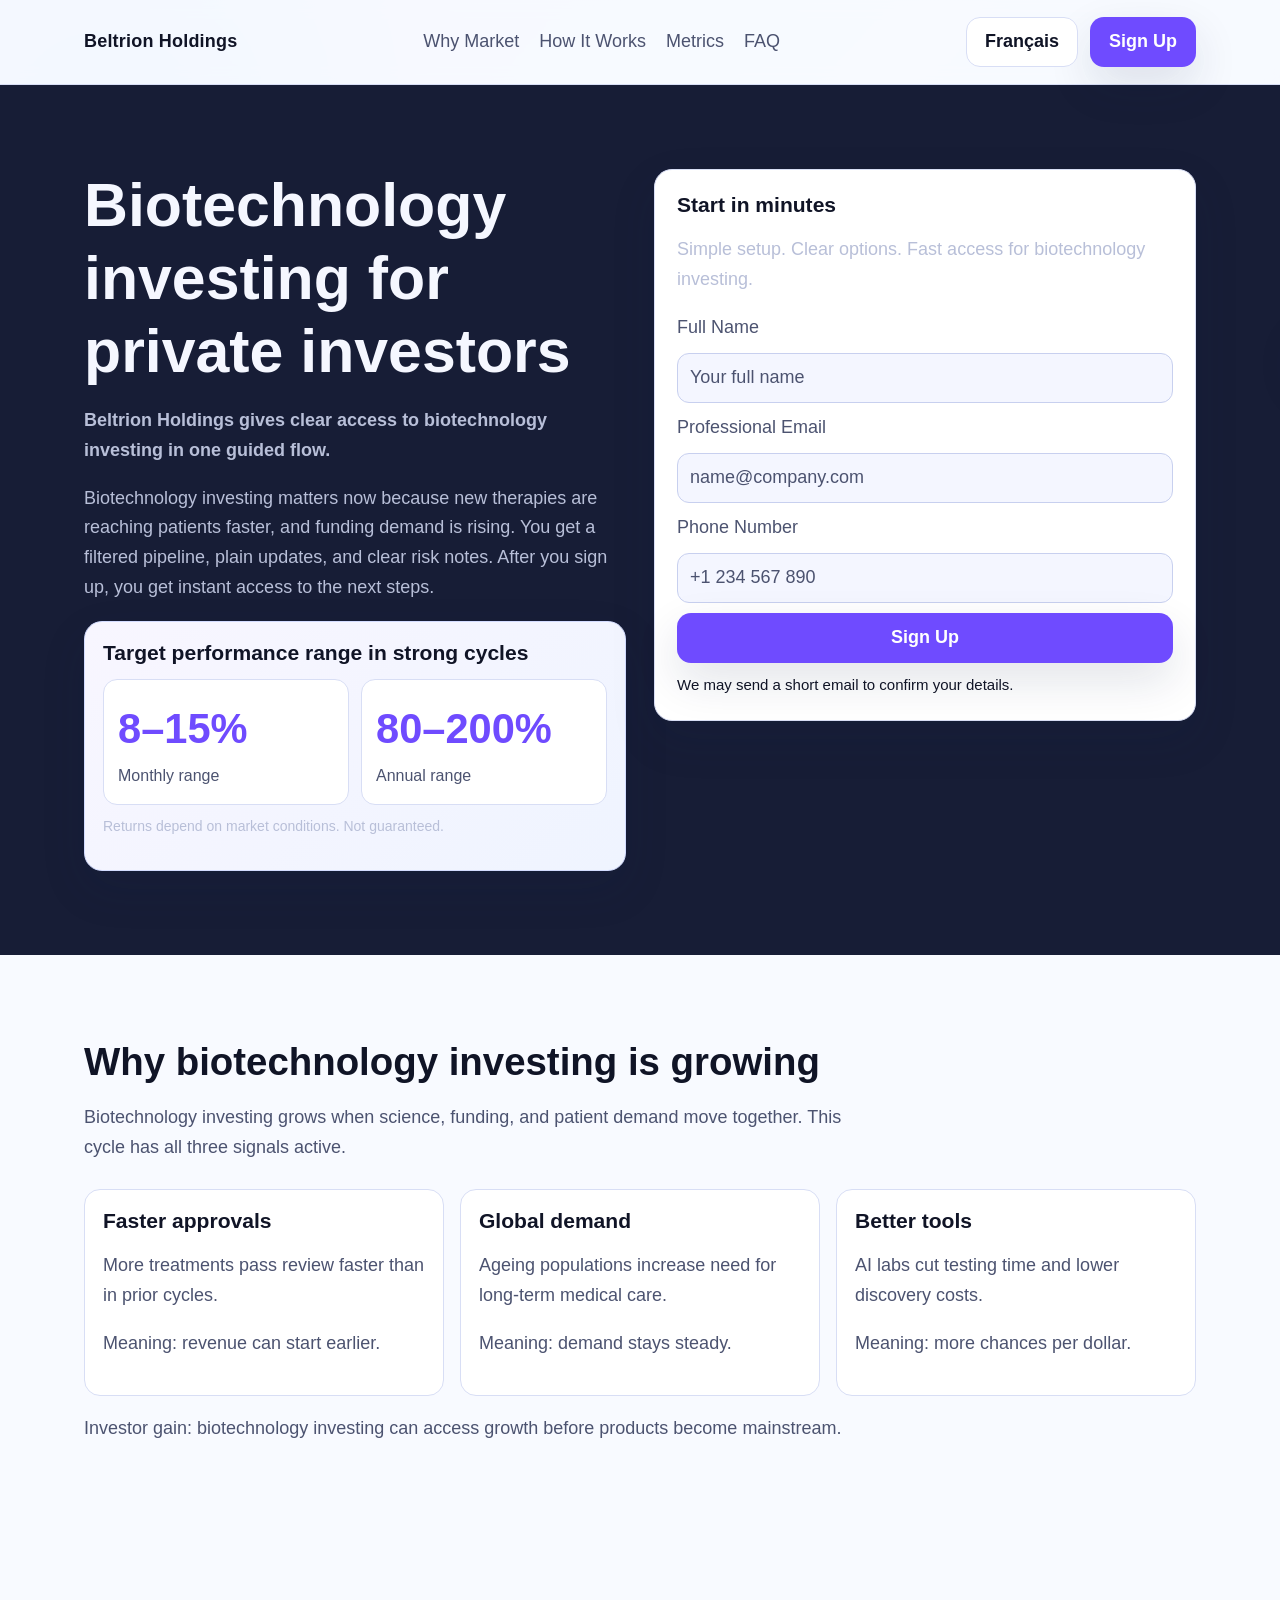
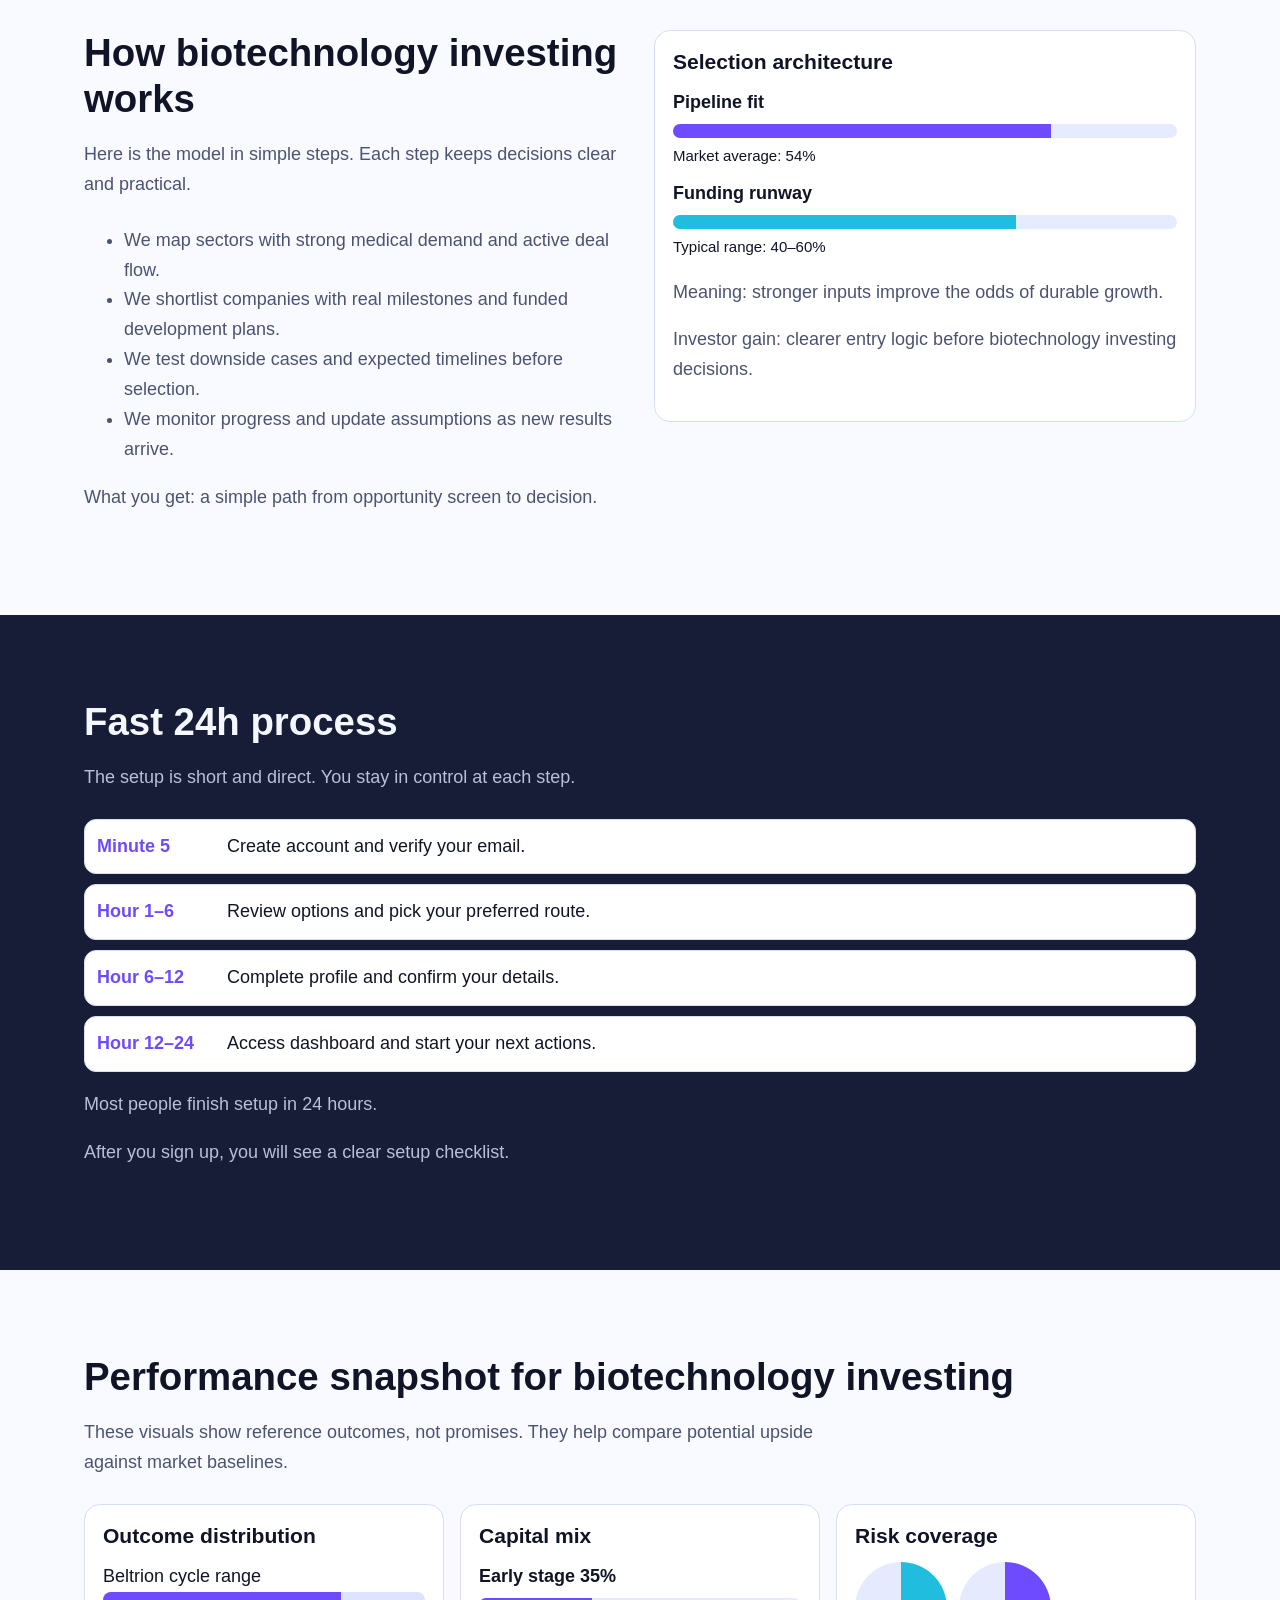
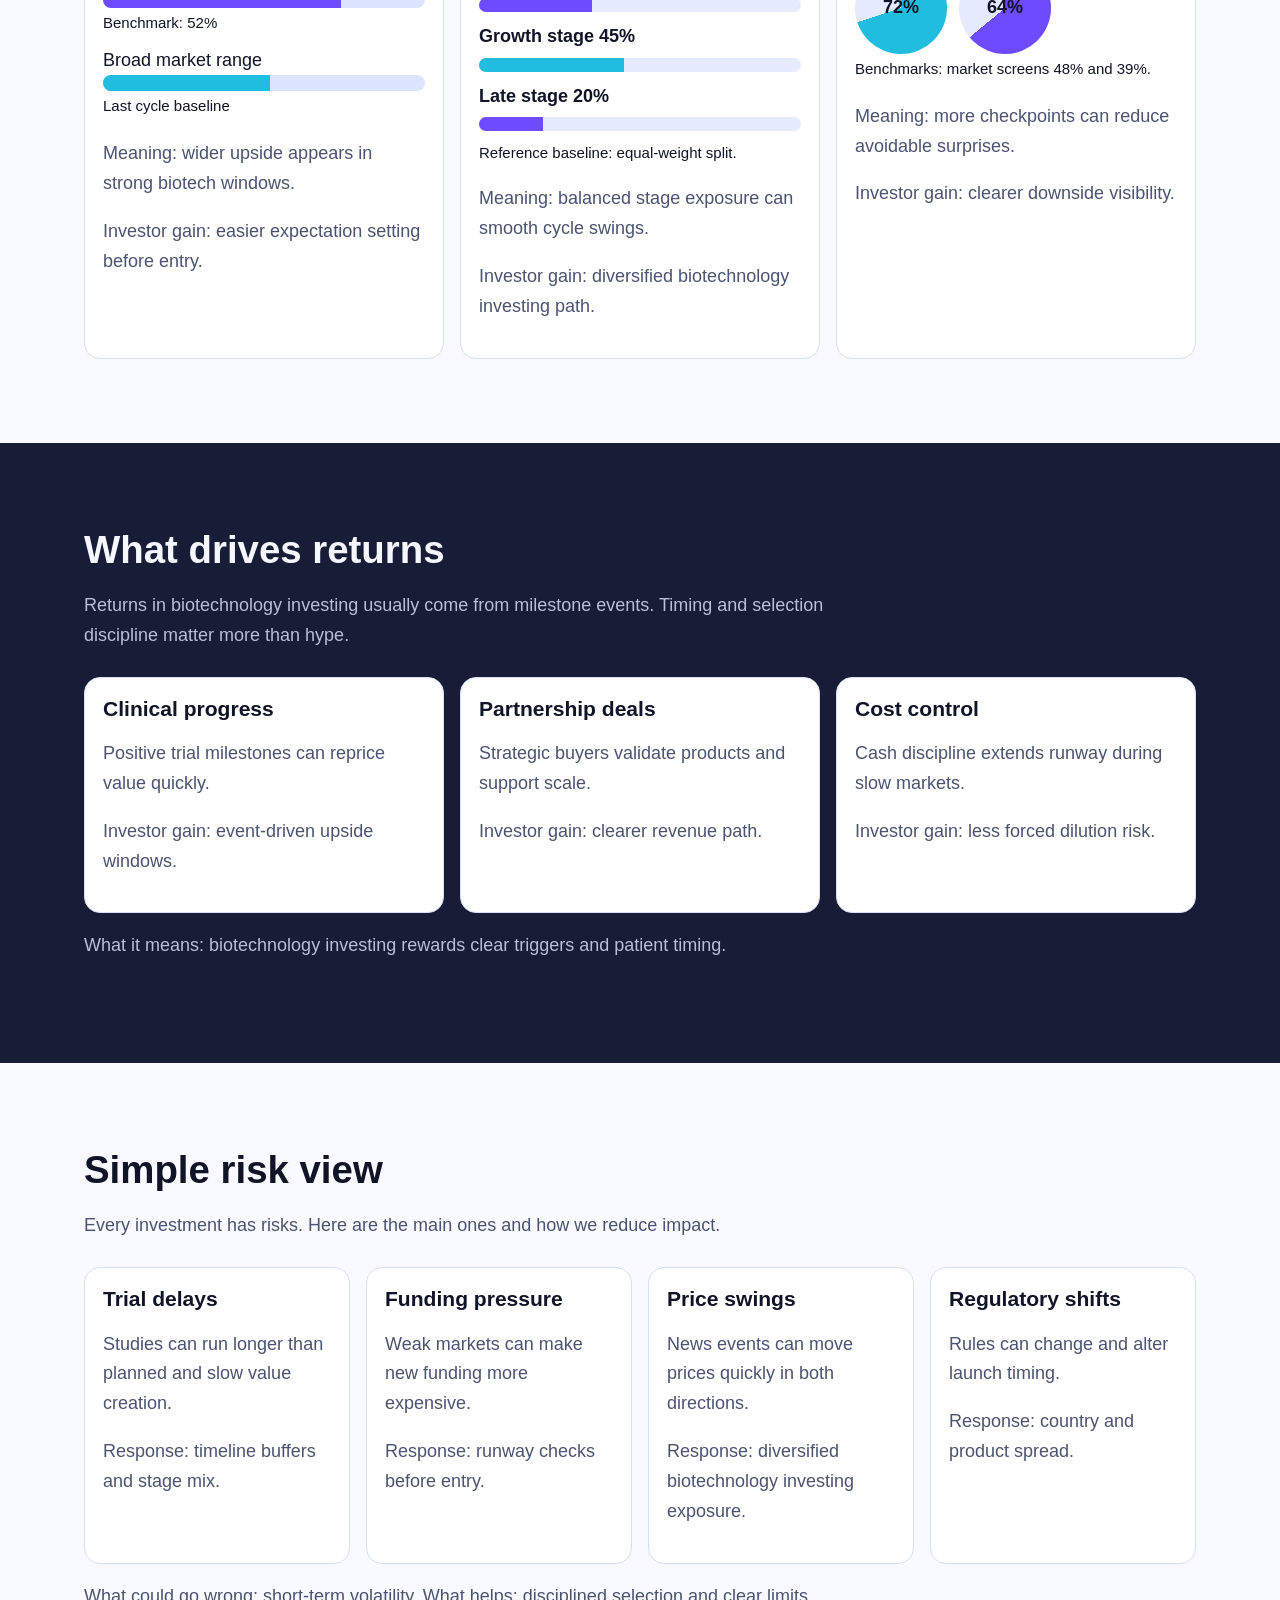
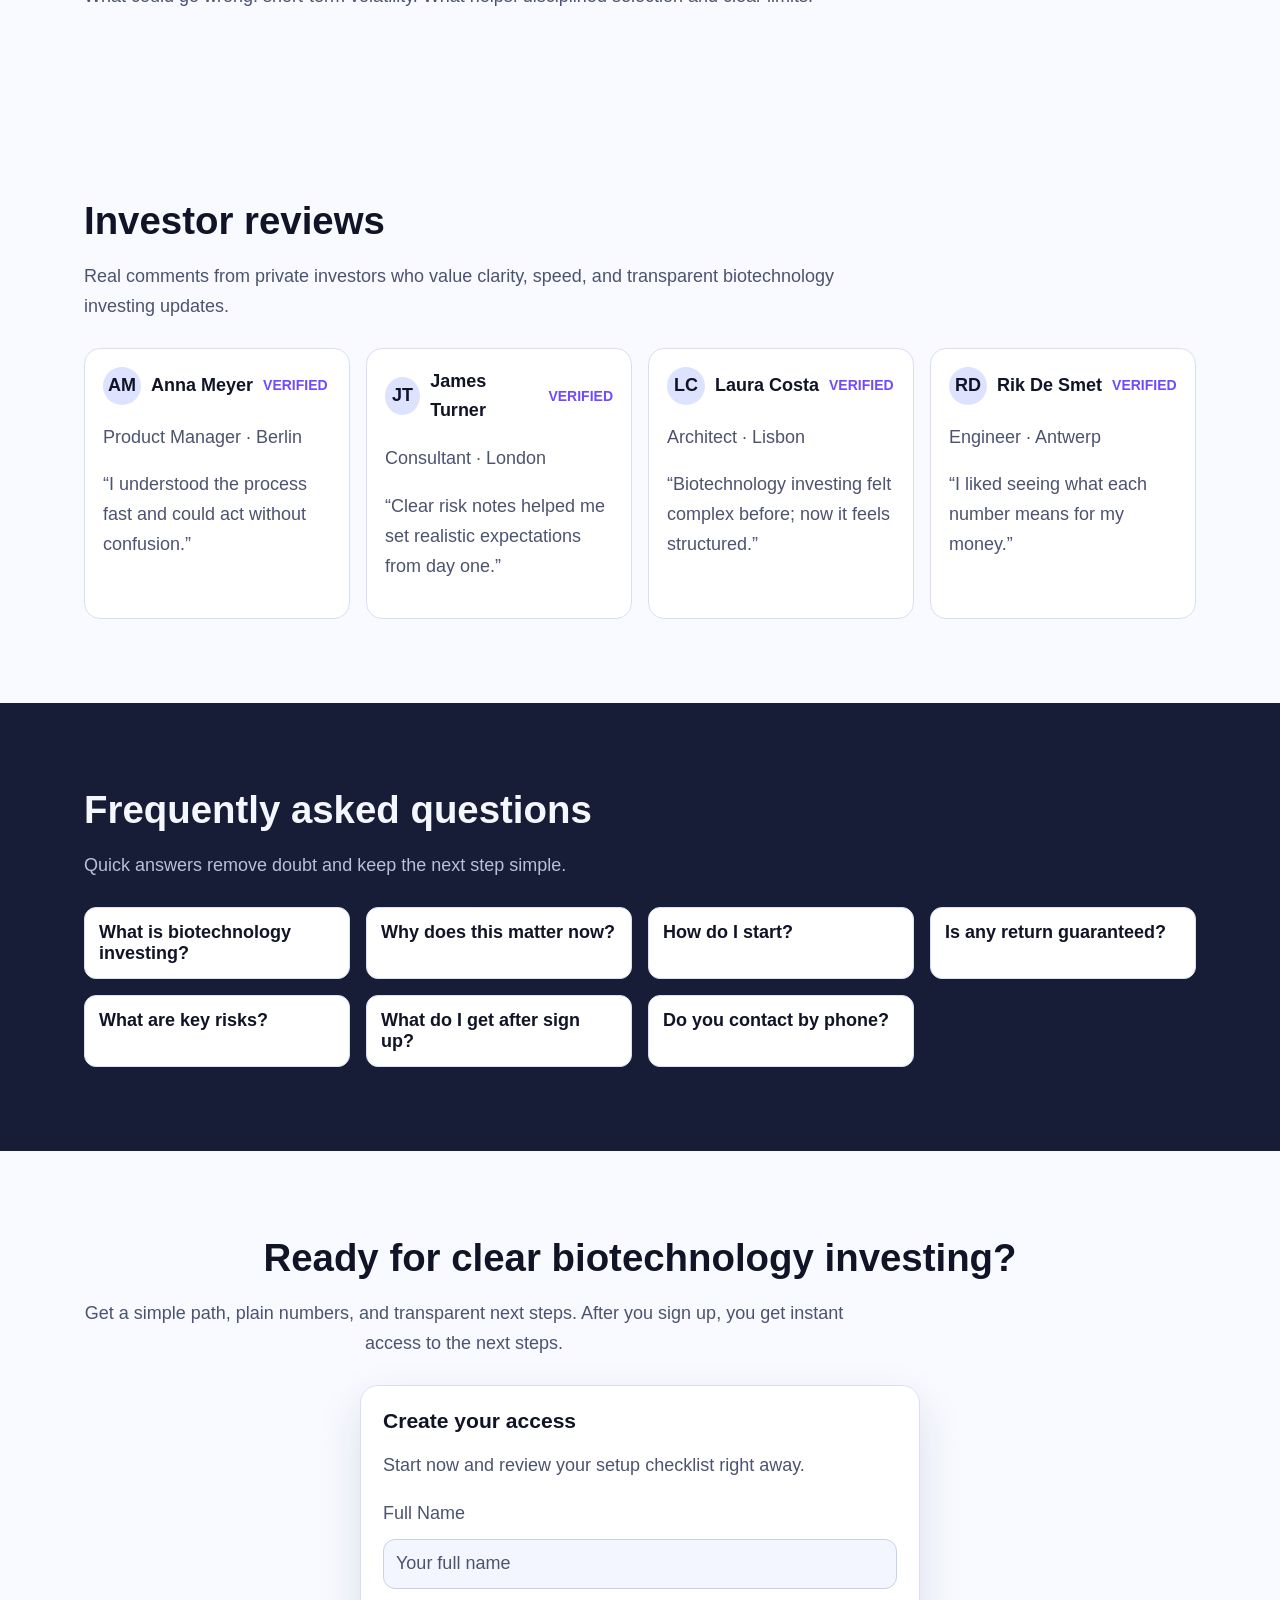
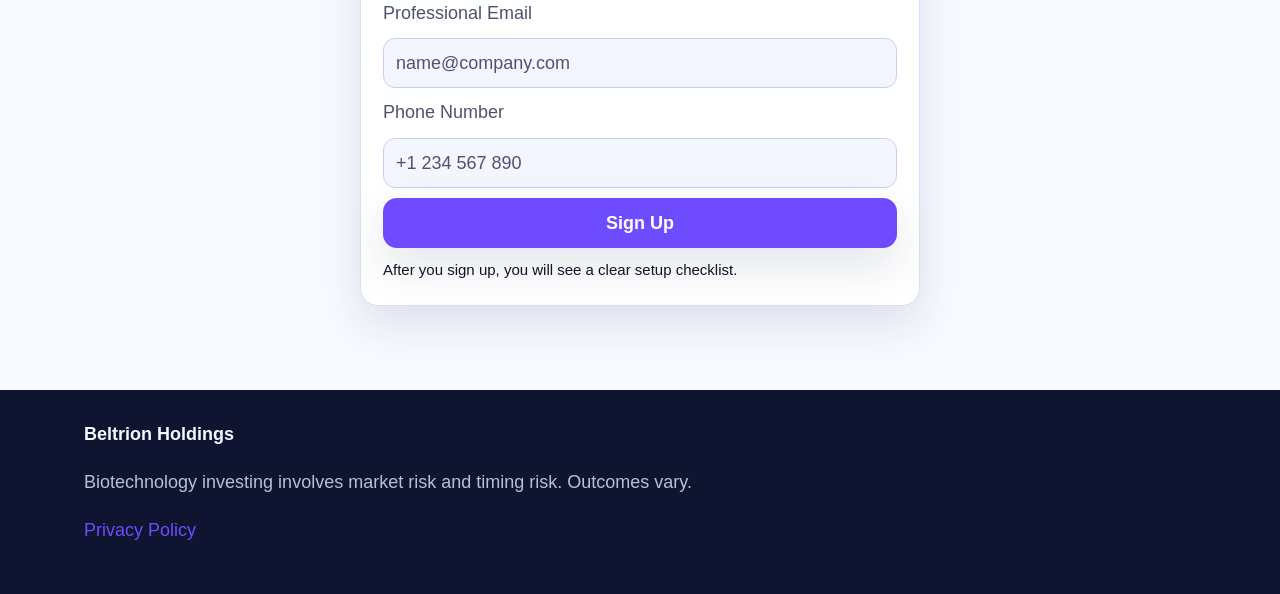
<file: fr/index.html>
<!doctype html>
<html lang="en">
<head>
  <meta charset="utf-8" />
  <meta name="viewport" content="width=device-width, initial-scale=1" />
  <title>Beltrion Holdings | Biotechnology Investing | Français Route</title>
  <meta name="description" content="Biotechnology investing page in clear English on the Français route with strong investor clarity." />
  <link rel="canonical" href="https://beltrionholdings.com/fr/index.html" />
  <link rel="alternate" hreflang="en" href="https://beltrionholdings.com/index.html" />
  <link rel="alternate" hreflang="de" href="https://beltrionholdings.com/de/index.html" />
  <link rel="alternate" hreflang="fr" href="https://beltrionholdings.com/fr/index.html" />
  <link rel="alternate" hreflang="es" href="https://beltrionholdings.com/es/index.html" />
  <link rel="alternate" hreflang="it" href="https://beltrionholdings.com/it/index.html" />
  <link rel="alternate" hreflang="tr" href="https://beltrionholdings.com/tr/index.html" />
  <link rel="alternate" hreflang="pt" href="https://beltrionholdings.com/pt/index.html" />
  <link rel="alternate" hreflang="ja" href="https://beltrionholdings.com/jp/index.html" />
  <link rel="alternate" hreflang="sk" href="https://beltrionholdings.com/sk/index.html" />
  <link rel="alternate" hreflang="nl-BE" href="https://beltrionholdings.com/be/index.html" />
  <link rel="alternate" hreflang="x-default" href="https://beltrionholdings.com/index.html" />
  <meta property="og:title" content="Beltrion Holdings | Biotechnology Investing | Français Route" />
  <meta property="og:description" content="Biotechnology investing page in clear English on the Français route with strong investor clarity." />
  <meta property="og:type" content="website" />
  <meta property="og:url" content="https://beltrionholdings.com/fr/index.html" />
  <meta name="twitter:card" content="summary_large_image" />
  <meta name="twitter:title" content="Beltrion Holdings | Biotechnology Investing | Français Route" />
  <meta name="twitter:description" content="Biotechnology investing page in clear English on the Français route with strong investor clarity." />
  <link rel="stylesheet" href="../assets/style.css" />
  <script defer src="../assets/app.js"></script>
</head>
<body>
<div class="page-bg" aria-hidden="true"></div>
<header class="header">
  <div class="container header-inner">
    <a class="brand" href="../index.html">Beltrion Holdings</a>
    <nav class="nav-links" aria-label="Main navigation">
      <a href="#market">Why Market</a><a href="#model">How It Works</a><a href="#metrics">Metrics</a><a href="#faq">FAQ</a>
    </nav>
    <div class="header-right">
      <details class="lang-menu">
        <summary class="lang-pill">Français</summary>
        <div class="lang-list">
<a class="lang-item" href="../index.html"><svg width="18" height="12" viewBox="0 0 3 2" aria-hidden="true"><rect width="3" height="2" fill="#012169"/></svg>English</a>
<a class="lang-item" href="../de/index.html"><svg width="18" height="12" viewBox="0 0 5 3" aria-hidden="true"><rect width="5" height="1" y="0" fill="#000"/><rect width="5" height="1" y="1" fill="#dd0000"/><rect width="5" height="1" y="2" fill="#ffce00"/></svg>Deutsch</a>
<a class="lang-item" href="../fr/index.html"><svg width="18" height="12" viewBox="0 0 3 2" aria-hidden="true"><rect width="1" height="2" x="0" fill="#0055A4"/><rect width="1" height="2" x="1" fill="#fff"/><rect width="1" height="2" x="2" fill="#EF4135"/></svg>Français</a>
<a class="lang-item" href="../es/index.html"><svg width="18" height="12" viewBox="0 0 3 2" aria-hidden="true"><rect width="3" height="2" fill="#AA151B"/><rect width="3" height="0.8" y="0.6" fill="#F1BF00"/></svg>Español</a>
<a class="lang-item" href="../it/index.html"><svg width="18" height="12" viewBox="0 0 3 2" aria-hidden="true"><rect width="1" height="2" x="0" fill="#009246"/><rect width="1" height="2" x="1" fill="#fff"/><rect width="1" height="2" x="2" fill="#CE2B37"/></svg>Italiano</a>
<a class="lang-item" href="../tr/index.html"><svg width="18" height="12" viewBox="0 0 3 2" aria-hidden="true"><rect width="3" height="2" fill="#E30A17"/></svg>Türkçe</a>
<a class="lang-item" href="../pt/index.html"><svg width="18" height="12" viewBox="0 0 3 2" aria-hidden="true"><rect width="1.2" height="2" fill="#006600"/><rect x="1.2" width="1.8" height="2" fill="#FF0000"/></svg>Português</a>
<a class="lang-item" href="../jp/index.html"><svg width="18" height="12" viewBox="0 0 3 2" aria-hidden="true"><rect width="3" height="2" fill="#fff"/><circle cx="1.5" cy="1" r="0.45" fill="#bc002d"/></svg>日本語</a>
<a class="lang-item" href="../sk/index.html"><svg width="18" height="12" viewBox="0 0 3 2" aria-hidden="true"><rect width="3" height="0.67" y="0" fill="#fff"/><rect width="3" height="0.67" y="0.67" fill="#0b4ea2"/><rect width="3" height="0.66" y="1.34" fill="#ee1c25"/></svg>Slovak</a>
<a class="lang-item" href="../be/index.html"><svg width="18" height="12" viewBox="0 0 3 2" aria-hidden="true"><rect width="1" height="2" x="0" fill="#000"/><rect width="1" height="2" x="1" fill="#FDDA24"/><rect width="1" height="2" x="2" fill="#EF3340"/></svg>Nederlands (BE)</a></div>
      </details>
      <a class="btn btn-primary" href="#signup">Sign Up</a>
      <button class="icon-btn menu-btn" data-menu-open aria-label="Open menu">☰</button>
    </div>
  </div>
</header>
<div class="drawer-backdrop" data-drawer-backdrop></div>
<aside class="drawer" data-drawer aria-label="Mobile menu">
  <button class="icon-btn" data-menu-close aria-label="Close menu">✕</button>
  <nav class="drawer-nav">
    <a href="#market">Why Market</a><a href="#model">How It Works</a><a href="#metrics">Metrics</a><a href="#faq">FAQ</a>
  </nav>
  <details class="lang-menu">
    <summary class="lang-pill">Français</summary>
    <div class="lang-list">
<a class="lang-item" href="../index.html"><svg width="18" height="12" viewBox="0 0 3 2" aria-hidden="true"><rect width="3" height="2" fill="#012169"/></svg>English</a>
<a class="lang-item" href="../de/index.html"><svg width="18" height="12" viewBox="0 0 5 3" aria-hidden="true"><rect width="5" height="1" y="0" fill="#000"/><rect width="5" height="1" y="1" fill="#dd0000"/><rect width="5" height="1" y="2" fill="#ffce00"/></svg>Deutsch</a>
<a class="lang-item" href="../fr/index.html"><svg width="18" height="12" viewBox="0 0 3 2" aria-hidden="true"><rect width="1" height="2" x="0" fill="#0055A4"/><rect width="1" height="2" x="1" fill="#fff"/><rect width="1" height="2" x="2" fill="#EF4135"/></svg>Français</a>
<a class="lang-item" href="../es/index.html"><svg width="18" height="12" viewBox="0 0 3 2" aria-hidden="true"><rect width="3" height="2" fill="#AA151B"/><rect width="3" height="0.8" y="0.6" fill="#F1BF00"/></svg>Español</a>
<a class="lang-item" href="../it/index.html"><svg width="18" height="12" viewBox="0 0 3 2" aria-hidden="true"><rect width="1" height="2" x="0" fill="#009246"/><rect width="1" height="2" x="1" fill="#fff"/><rect width="1" height="2" x="2" fill="#CE2B37"/></svg>Italiano</a>
<a class="lang-item" href="../tr/index.html"><svg width="18" height="12" viewBox="0 0 3 2" aria-hidden="true"><rect width="3" height="2" fill="#E30A17"/></svg>Türkçe</a>
<a class="lang-item" href="../pt/index.html"><svg width="18" height="12" viewBox="0 0 3 2" aria-hidden="true"><rect width="1.2" height="2" fill="#006600"/><rect x="1.2" width="1.8" height="2" fill="#FF0000"/></svg>Português</a>
<a class="lang-item" href="../jp/index.html"><svg width="18" height="12" viewBox="0 0 3 2" aria-hidden="true"><rect width="3" height="2" fill="#fff"/><circle cx="1.5" cy="1" r="0.45" fill="#bc002d"/></svg>日本語</a>
<a class="lang-item" href="../sk/index.html"><svg width="18" height="12" viewBox="0 0 3 2" aria-hidden="true"><rect width="3" height="0.67" y="0" fill="#fff"/><rect width="3" height="0.67" y="0.67" fill="#0b4ea2"/><rect width="3" height="0.66" y="1.34" fill="#ee1c25"/></svg>Slovak</a>
<a class="lang-item" href="../be/index.html"><svg width="18" height="12" viewBox="0 0 3 2" aria-hidden="true"><rect width="1" height="2" x="0" fill="#000"/><rect width="1" height="2" x="1" fill="#FDDA24"/><rect width="1" height="2" x="2" fill="#EF3340"/></svg>Nederlands (BE)</a></div>
  </details>
  <p style="margin-top:16px"><a class="btn btn-primary" href="#signup">Sign Up</a></p>
</aside>
<main>
<section class="section dark">
  <div class="container hero-grid">
    <div class="reveal">
      <h1>Biotechnology investing for private investors</h1>
      <p class="hero-note">Beltrion Holdings gives clear access to biotechnology investing in one guided flow.</p>
      <p>Biotechnology investing matters now because new therapies are reaching patients faster, and funding demand is rising. You get a filtered pipeline, plain updates, and clear risk notes. After you sign up, you get instant access to the next steps.</p>
      <div class="performance-panel" aria-label="Performance Range">
        <h3>Target performance range in strong cycles</h3>
        <div class="performance-grid">
          <div class="metric-box"><div class="metric-value">8–15%</div><div class="metric-label">Monthly range</div></div>
          <div class="metric-box"><div class="metric-value">80–200%</div><div class="metric-label">Annual range</div></div>
        </div>
        <p class="metric-sub">Returns depend on market conditions. Not guaranteed.</p>
      </div>
    </div>
    <form class="form-card reveal" id="signup">
      <h3 class="form-title">Start in minutes</h3>
      <p class="form-sub">Simple setup. Clear options. Fast access for biotechnology investing.</p>
      <div class="form-stack">
        <label for="name1">Full Name</label><input id="name1" placeholder="Your full name" />
        <label for="email1">Professional Email</label><input id="email1" type="email" placeholder="name@company.com" />
        <label for="phone1">Phone Number</label><input id="phone1" type="tel" placeholder="+1 234 567 890" />
        <button class="btn btn-primary" type="button">Sign Up</button>
        <small>We may send a short email to confirm your details.</small>
      </div>
    </form>
  </div>
</section>

<section id="market" class="section light">
  <div class="container reveal">
    <h2>Why biotechnology investing is growing</h2>
    <p class="section-intro">Biotechnology investing grows when science, funding, and patient demand move together. This cycle has all three signals active.</p>
    <div class="card-grid">
      <article class="card"><h3>Faster approvals</h3><p>More treatments pass review faster than in prior cycles.</p><p class="muted">Meaning: revenue can start earlier.</p></article>
      <article class="card"><h3>Global demand</h3><p>Ageing populations increase need for long-term medical care.</p><p class="muted">Meaning: demand stays steady.</p></article>
      <article class="card"><h3>Better tools</h3><p>AI labs cut testing time and lower discovery costs.</p><p class="muted">Meaning: more chances per dollar.</p></article>
    </div>
    <p>Investor gain: biotechnology investing can access growth before products become mainstream.</p>
  </div>
</section>

<section id="model" class="section light">
  <div class="container two-col reveal">
    <div>
      <h2>How biotechnology investing works</h2>
      <p class="section-intro">Here is the model in simple steps. Each step keeps decisions clear and practical.</p>
      <ul>
        <li>We map sectors with strong medical demand and active deal flow.</li>
        <li>We shortlist companies with real milestones and funded development plans.</li>
        <li>We test downside cases and expected timelines before selection.</li>
        <li>We monitor progress and update assumptions as new results arrive.</li>
      </ul>
      <p>What you get: a simple path from opportunity screen to decision.</p>
    </div>
    <div class="visual-card">
      <h3>Selection architecture</h3>
      <div class="bars">
        <div class="bar-row"><strong>Pipeline fit</strong><div class="bar-track"><div class="seg-a" style="width:75%"></div></div><small>Market average: 54%</small></div>
        <div class="bar-row"><strong>Funding runway</strong><div class="bar-track"><div class="seg-b" style="width:68%"></div></div><small>Typical range: 40–60%</small></div>
      </div>
      <p>Meaning: stronger inputs improve the odds of durable growth.</p>
      <p>Investor gain: clearer entry logic before biotechnology investing decisions.</p>
    </div>
  </div>
</section>

<section class="section dark">
  <div class="container reveal">
    <h2>Fast 24h process</h2>
    <p class="section-intro">The setup is short and direct. You stay in control at each step.</p>
    <div class="timeline">
      <div class="step"><b>Minute 5</b><span>Create account and verify your email.</span></div>
      <div class="step"><b>Hour 1–6</b><span>Review options and pick your preferred route.</span></div>
      <div class="step"><b>Hour 6–12</b><span>Complete profile and confirm your details.</span></div>
      <div class="step"><b>Hour 12–24</b><span>Access dashboard and start your next actions.</span></div>
    </div>
    <p>Most people finish setup in 24 hours.</p>
    <p>After you sign up, you will see a clear setup checklist.</p>
  </div>
</section>

<section id="metrics" class="section light">
  <div class="container reveal">
    <h2>Performance snapshot for biotechnology investing</h2>
    <p class="section-intro">These visuals show reference outcomes, not promises. They help compare potential upside against market baselines.</p>
    <div class="metric-grid">
      <article class="visual-card">
        <h3>Outcome distribution</h3>
        <div class="compare">
          <div>Beltrion cycle range<div class="line"><span class="fill" style="width:74%"></span></div><small>Benchmark: 52%</small></div>
          <div>Broad market range<div class="line"><span class="fill" style="width:52%;background:var(--accent-b)"></span></div><small>Last cycle baseline</small></div>
        </div>
        <p>Meaning: wider upside appears in strong biotech windows.</p>
        <p>Investor gain: easier expectation setting before entry.</p>
      </article>
      <article class="visual-card">
        <h3>Capital mix</h3>
        <div class="bars">
          <div class="bar-row"><strong>Early stage 35%</strong><div class="bar-track"><div class="seg-a" style="width:35%"></div></div></div>
          <div class="bar-row"><strong>Growth stage 45%</strong><div class="bar-track"><div class="seg-b" style="width:45%"></div></div></div>
          <div class="bar-row"><strong>Late stage 20%</strong><div class="bar-track"><div class="seg-a" style="width:20%"></div></div></div>
          <small>Reference baseline: equal-weight split.</small>
        </div>
        <p>Meaning: balanced stage exposure can smooth cycle swings.</p>
        <p>Investor gain: diversified biotechnology investing path.</p>
      </article>
      <article class="visual-card">
        <h3>Risk coverage</h3>
        <div class="rings"><div class="ring">72%</div><div class="ring" style="background:conic-gradient(var(--accent-a) 0 64%, #e5eaff 64%)">64%</div></div>
        <small>Benchmarks: market screens 48% and 39%.</small>
        <p>Meaning: more checkpoints can reduce avoidable surprises.</p>
        <p>Investor gain: clearer downside visibility.</p>
      </article>
    </div>
  </div>
</section>

<section class="section dark">
  <div class="container reveal">
    <h2>What drives returns</h2>
    <p class="section-intro">Returns in biotechnology investing usually come from milestone events. Timing and selection discipline matter more than hype.</p>
    <div class="insight-grid">
      <article class="card"><h3>Clinical progress</h3><p>Positive trial milestones can reprice value quickly.</p><p class="muted">Investor gain: event-driven upside windows.</p></article>
      <article class="card"><h3>Partnership deals</h3><p>Strategic buyers validate products and support scale.</p><p class="muted">Investor gain: clearer revenue path.</p></article>
      <article class="card"><h3>Cost control</h3><p>Cash discipline extends runway during slow markets.</p><p class="muted">Investor gain: less forced dilution risk.</p></article>
    </div>
    <p>What it means: biotechnology investing rewards clear triggers and patient timing.</p>
  </div>
</section>

<section class="section light">
  <div class="container reveal">
    <h2>Simple risk view</h2>
    <p class="section-intro">Every investment has risks. Here are the main ones and how we reduce impact.</p>
    <div class="risk-grid">
      <article class="card"><h3>Trial delays</h3><p>Studies can run longer than planned and slow value creation.</p><p class="muted">Response: timeline buffers and stage mix.</p></article>
      <article class="card"><h3>Funding pressure</h3><p>Weak markets can make new funding more expensive.</p><p class="muted">Response: runway checks before entry.</p></article>
      <article class="card"><h3>Price swings</h3><p>News events can move prices quickly in both directions.</p><p class="muted">Response: diversified biotechnology investing exposure.</p></article>
      <article class="card"><h3>Regulatory shifts</h3><p>Rules can change and alter launch timing.</p><p class="muted">Response: country and product spread.</p></article>
    </div>
    <p>What could go wrong: short-term volatility. What helps: disciplined selection and clear limits.</p>
  </div>
</section>

<section class="section light">
  <div class="container reveal">
    <h2>Investor reviews</h2>
    <p class="section-intro">Real comments from private investors who value clarity, speed, and transparent biotechnology investing updates.</p>
    <div class="review-grid">
      <article class="card"><div class="review-head"><div class="avatar">AM</div><strong>Anna Meyer</strong><span class="verified">VERIFIED</span></div><p class="muted">Product Manager · Berlin</p><p>“I understood the process fast and could act without confusion.”</p></article>
      <article class="card"><div class="review-head"><div class="avatar">JT</div><strong>James Turner</strong><span class="verified">VERIFIED</span></div><p class="muted">Consultant · London</p><p>“Clear risk notes helped me set realistic expectations from day one.”</p></article>
      <article class="card"><div class="review-head"><div class="avatar">LC</div><strong>Laura Costa</strong><span class="verified">VERIFIED</span></div><p class="muted">Architect · Lisbon</p><p>“Biotechnology investing felt complex before; now it feels structured.”</p></article>
      <article class="card"><div class="review-head"><div class="avatar">RD</div><strong>Rik De Smet</strong><span class="verified">VERIFIED</span></div><p class="muted">Engineer · Antwerp</p><p>“I liked seeing what each number means for my money.”</p></article>
    </div>
  </div>
</section>

<section id="faq" class="section dark">
  <div class="container reveal">
    <h2>Frequently asked questions</h2>
    <p class="section-intro">Quick answers remove doubt and keep the next step simple.</p>
    <div class="faq-list">
      <article class="faq-item"><button class="faq-btn">What is biotechnology investing?</button><div class="faq-panel"><p>It means investing in companies building new medicines and medical technologies.</p></div></article>
      <article class="faq-item"><button class="faq-btn">Why does this matter now?</button><div class="faq-panel"><p>Research tools improved, demand is rising, and approvals are moving faster.</p></div></article>
      <article class="faq-item"><button class="faq-btn">How do I start?</button><div class="faq-panel"><p>Sign up, review options, and choose your preferred setup path.</p></div></article>
      <article class="faq-item"><button class="faq-btn">Is any return guaranteed?</button><div class="faq-panel"><p>No. Returns depend on market conditions and company execution.</p></div></article>
      <article class="faq-item"><button class="faq-btn">What are key risks?</button><div class="faq-panel"><p>Delays, funding stress, and market volatility can affect outcomes.</p></div></article>
      <article class="faq-item"><button class="faq-btn">What do I get after sign up?</button><div class="faq-panel"><p>After you sign up, you can review the options and choose what to do next.</p></div></article>
      <article class="faq-item"><button class="faq-btn">Do you contact by phone?</button><div class="faq-panel"><p>No phone outreach. We may send a short email to confirm details.</p></div></article>
    </div>
  </div>
</section>

<section class="section light final-cta">
  <div class="container reveal">
    <h2>Ready for clear biotechnology investing?</h2>
    <p class="section-intro">Get a simple path, plain numbers, and transparent next steps. After you sign up, you get instant access to the next steps.</p>
    <form class="form-card" style="max-width:560px;margin:0 auto; text-align:left;">
      <h3 class="form-title">Create your access</h3>
      <p class="form-sub">Start now and review your setup checklist right away.</p>
      <div class="form-stack">
        <label for="name2">Full Name</label><input id="name2" placeholder="Your full name" />
        <label for="email2">Professional Email</label><input id="email2" type="email" placeholder="name@company.com" />
        <label for="phone2">Phone Number</label><input id="phone2" type="tel" placeholder="+1 234 567 890" />
        <button class="btn btn-primary" type="button">Sign Up</button>
        <small>After you sign up, you will see a clear setup checklist.</small>
      </div>
    </form>
  </div>
</section>
</main>
<footer class="footer">
  <div class="container">
    <strong>Beltrion Holdings</strong>
    <p>Biotechnology investing involves market risk and timing risk. Outcomes vary.</p>
    <p><a href="#" data-open-privacy>Privacy Policy</a></p>
  </div>
</footer>

<div class="modal" data-modal role="dialog" aria-modal="true" aria-label="Privacy Policy">
  <div class="modal-card">
    <div class="modal-head"><h2>Privacy Policy</h2><button class="icon-btn" data-close-privacy aria-label="Close privacy policy">✕</button></div>
    <p><strong>Introduction:</strong> We explain what data we collect and why we use it.</p>
    <p><strong>Data collection:</strong> We collect name, email, phone, and usage events.</p>
    <p><strong>Legal basis:</strong> We process data to deliver requested access and improve service.</p>
    <p><strong>Cookies:</strong> We use cookies for security, analytics, and experience continuity.</p>
    <p><strong>Retention:</strong> We keep data only as long as needed for service and legal duties.</p>
    <p><strong>Third-party sharing:</strong> We share limited data with secure vendors that support operations.</p>
    <p><strong>Security:</strong> We use encryption, access controls, and monitoring to protect records.</p>
    <p><strong>User rights:</strong> You may request access, correction, deletion, or export of your data.</p>
    <p><strong>International transfers:</strong> Some data may be processed outside your country with safeguards.</p>
    <p><strong>Industry risk disclosure:</strong> Investment information can change quickly and may become outdated.</p>
    <p><strong>Contact:</strong> privacy@beltrionholdings.com</p>
    <p><button class="close-btn" data-close-privacy>Close</button></p>
  </div>
</div>
<script type="application/ld+json">{"@context":"https://schema.org","@graph":[{"@type":"Organization","name":"Beltrion Holdings","url":"https://beltrionholdings.com"},{"@type":"WebSite","name":"Beltrion Holdings","url":"https://beltrionholdings.com"},{"@type":"FAQPage","mainEntity":[{"@type":"Question","name":"What is biotechnology investing?","acceptedAnswer":{"@type":"Answer","text":"It is investing in companies that develop medicines and medical technologies."}},{"@type":"Question","name":"Is return guaranteed?","acceptedAnswer":{"@type":"Answer","text":"No, returns depend on market conditions and are not guaranteed."}}]},{"@type":"Review","author":{"@type":"Person","name":"Anna Meyer"},"reviewBody":"I understood the process fast and could act without confusion.","itemReviewed":{"@type":"Organization","name":"Beltrion Holdings"}}]}</script>
</body>
</html>
</file>
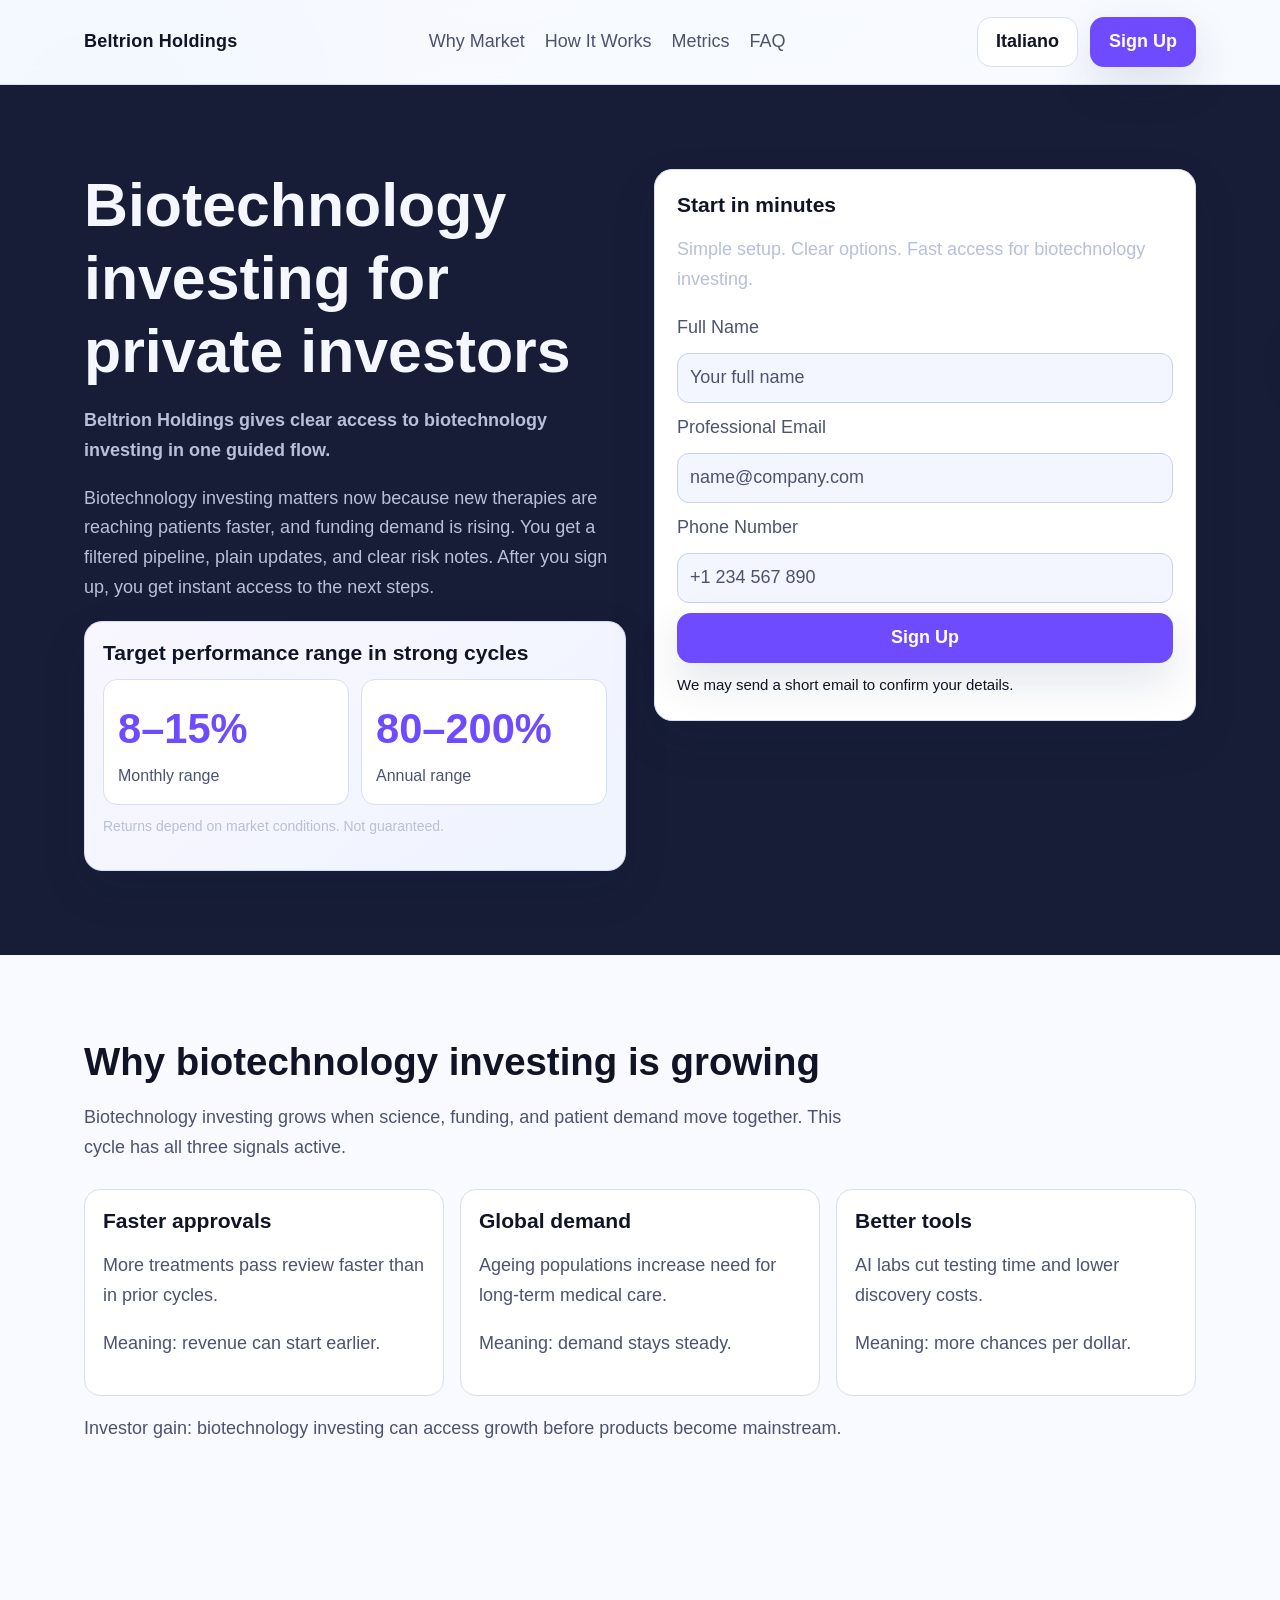
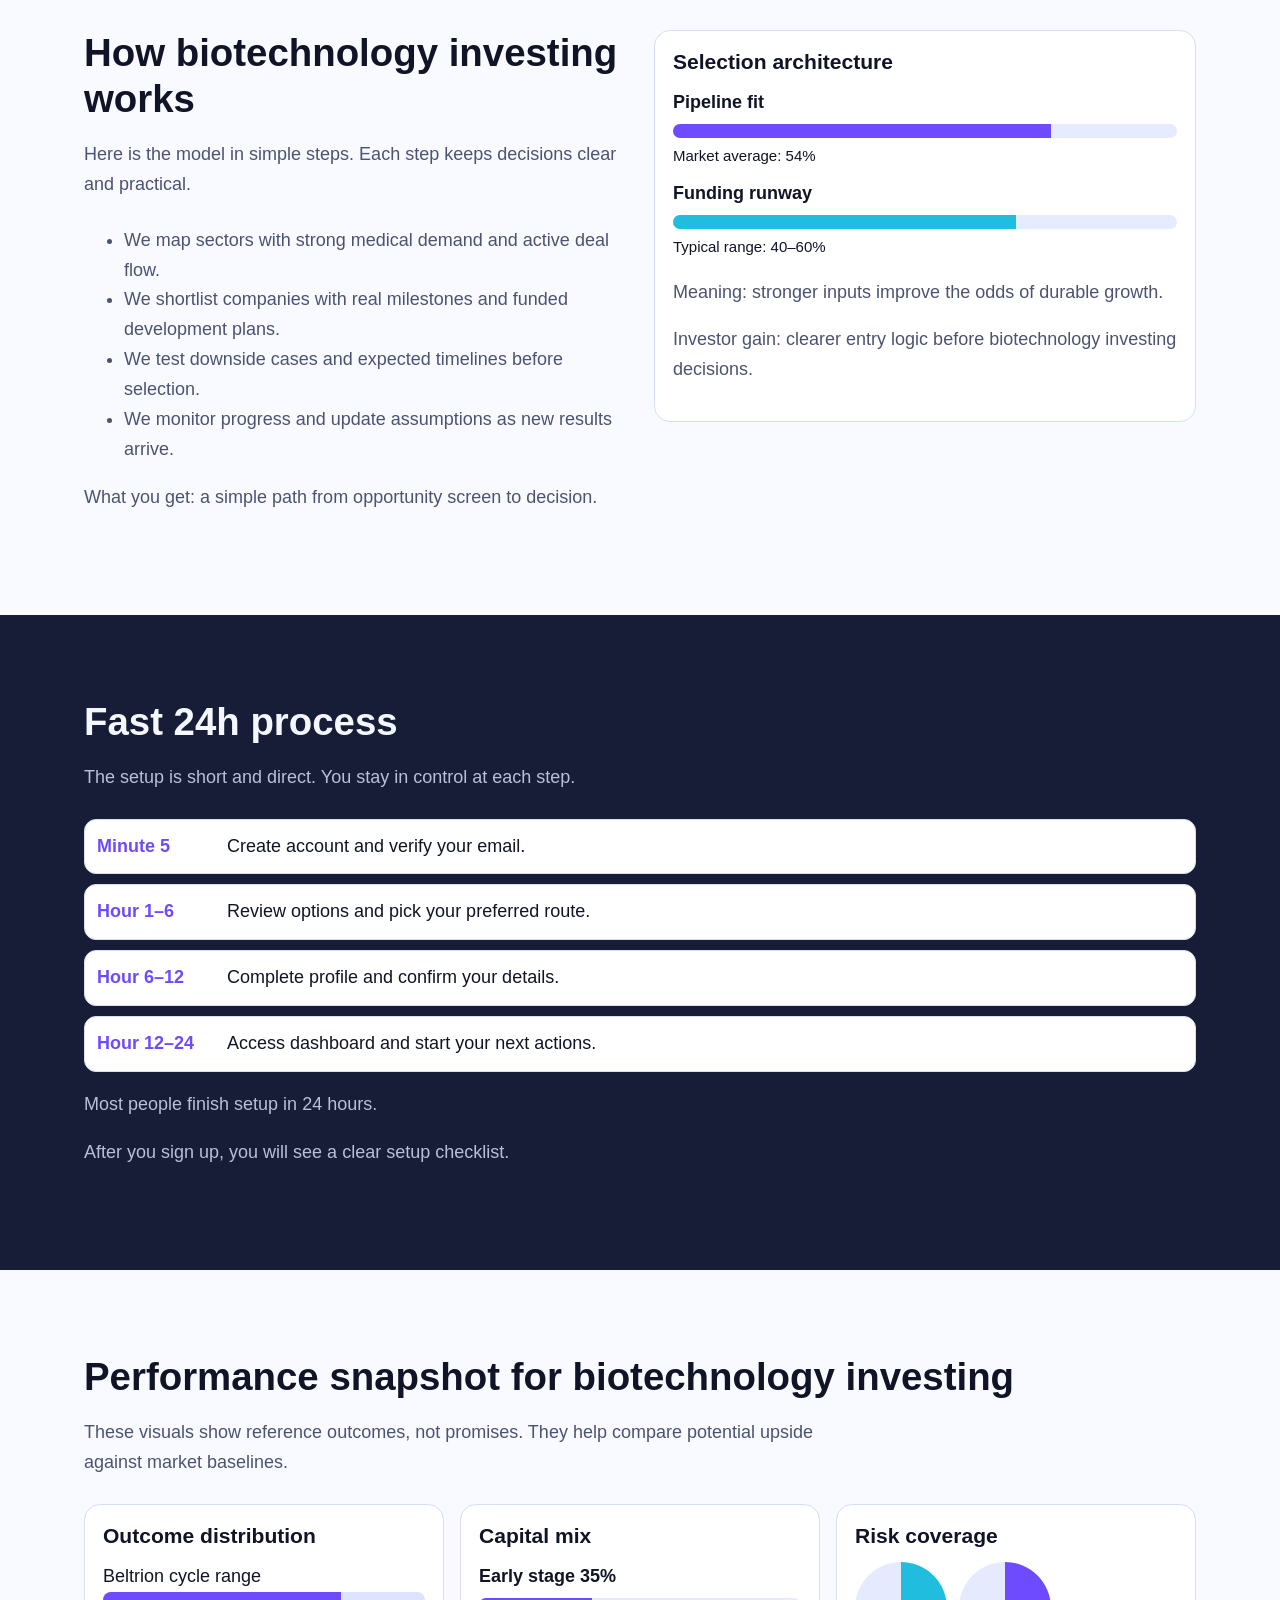
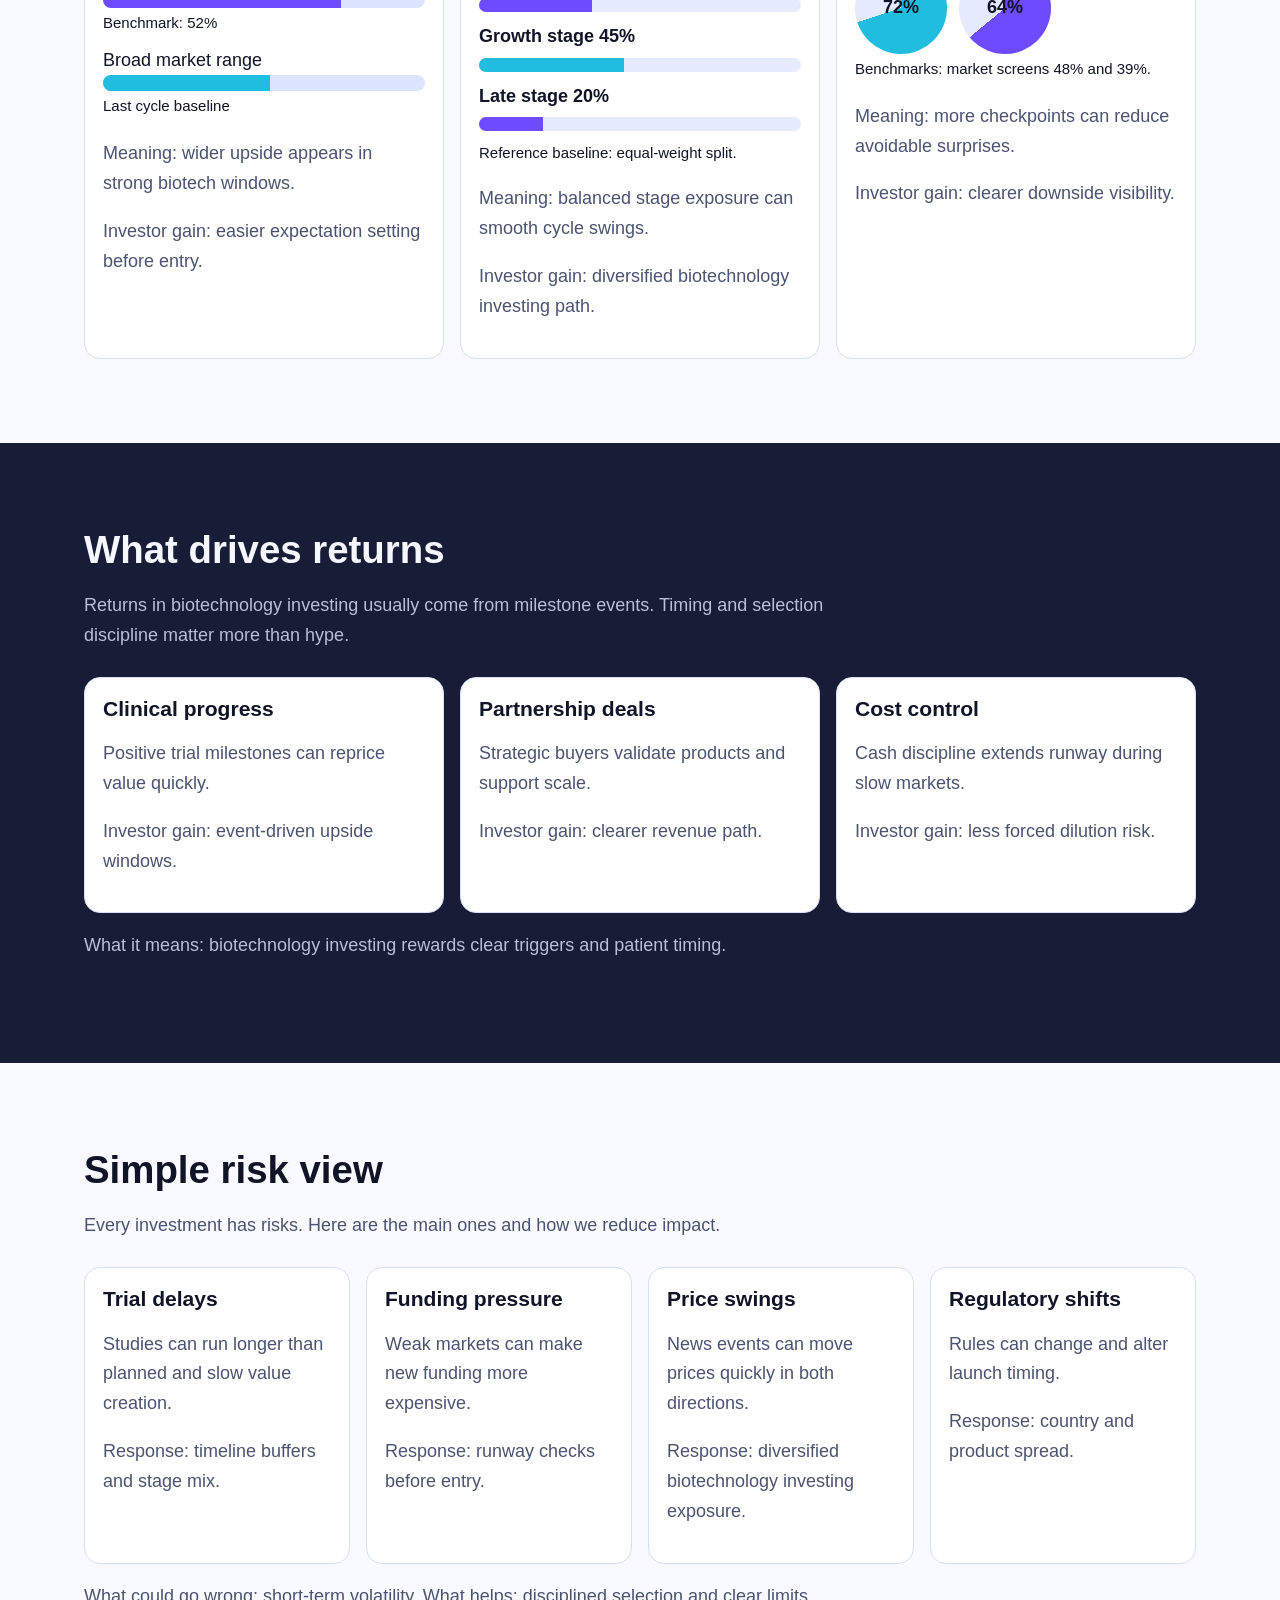
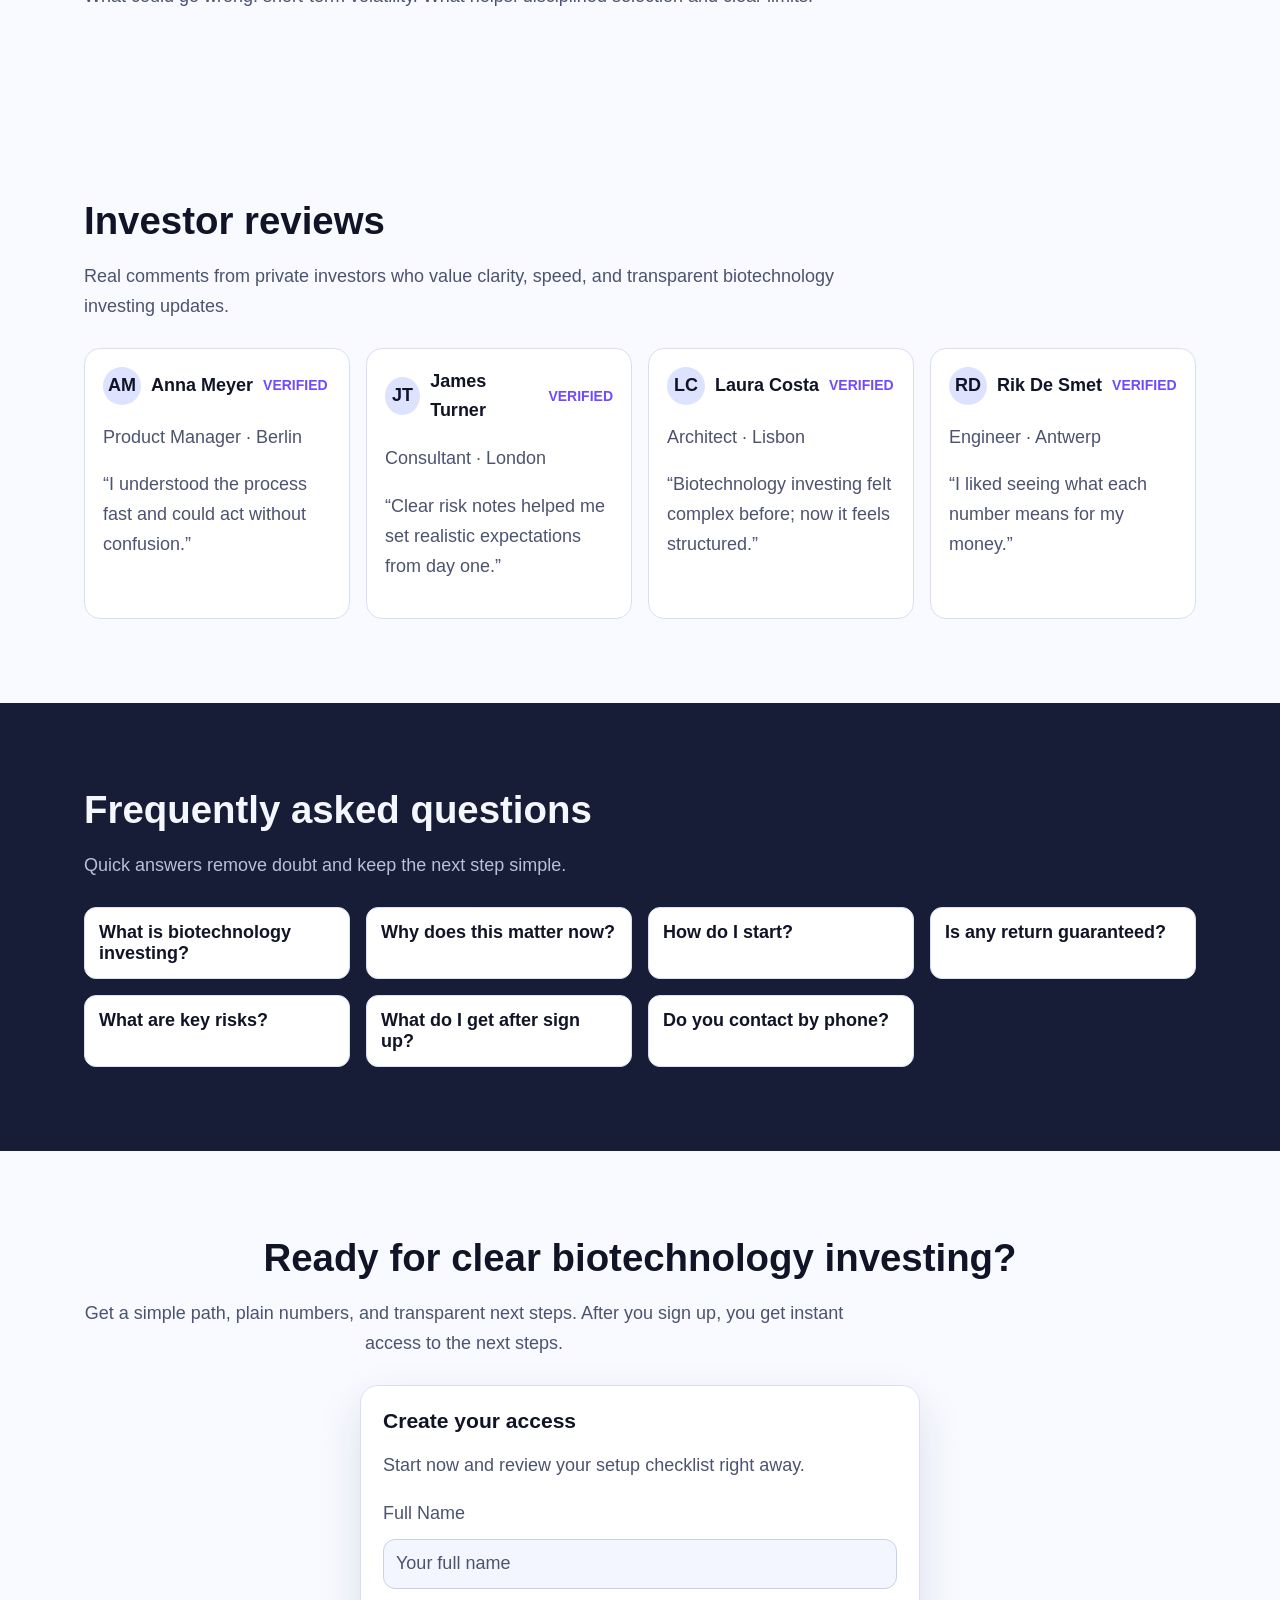
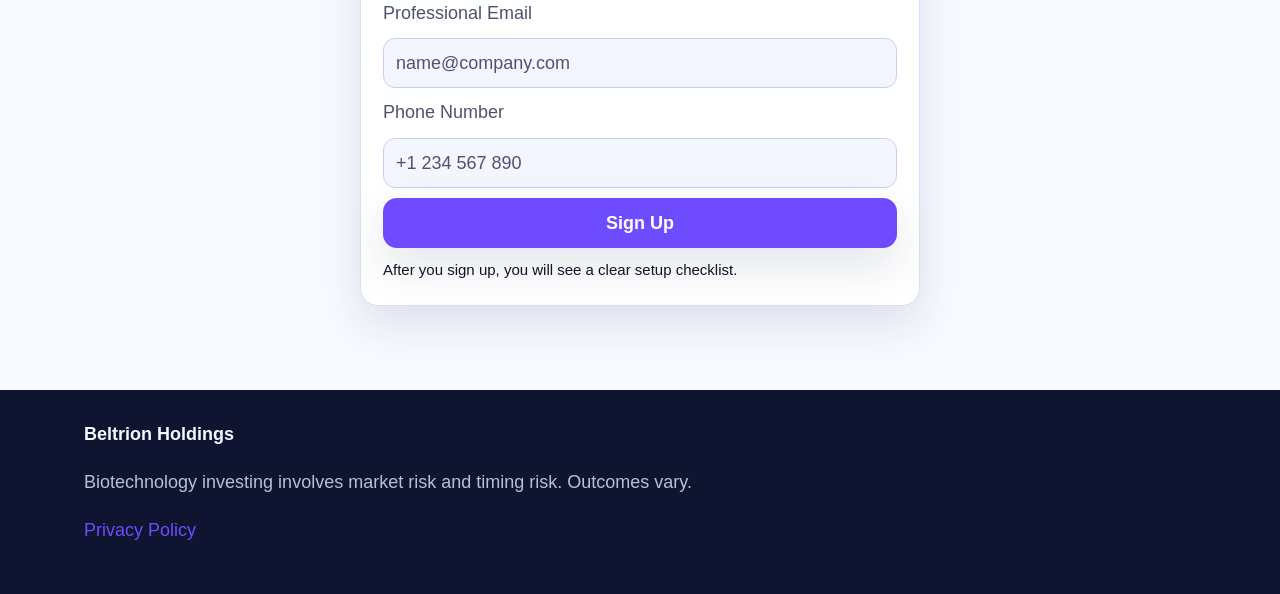
<file: it/index.html>
<!doctype html>
<html lang="en">
<head>
  <meta charset="utf-8" />
  <meta name="viewport" content="width=device-width, initial-scale=1" />
  <title>Beltrion Holdings | Biotechnology Investing | Italiano Route</title>
  <meta name="description" content="Biotechnology investing page in clear English on the Italiano route built for private investors." />
  <link rel="canonical" href="https://beltrionholdings.com/it/index.html" />
  <link rel="alternate" hreflang="en" href="https://beltrionholdings.com/index.html" />
  <link rel="alternate" hreflang="de" href="https://beltrionholdings.com/de/index.html" />
  <link rel="alternate" hreflang="fr" href="https://beltrionholdings.com/fr/index.html" />
  <link rel="alternate" hreflang="es" href="https://beltrionholdings.com/es/index.html" />
  <link rel="alternate" hreflang="it" href="https://beltrionholdings.com/it/index.html" />
  <link rel="alternate" hreflang="tr" href="https://beltrionholdings.com/tr/index.html" />
  <link rel="alternate" hreflang="pt" href="https://beltrionholdings.com/pt/index.html" />
  <link rel="alternate" hreflang="ja" href="https://beltrionholdings.com/jp/index.html" />
  <link rel="alternate" hreflang="sk" href="https://beltrionholdings.com/sk/index.html" />
  <link rel="alternate" hreflang="nl-BE" href="https://beltrionholdings.com/be/index.html" />
  <link rel="alternate" hreflang="x-default" href="https://beltrionholdings.com/index.html" />
  <meta property="og:title" content="Beltrion Holdings | Biotechnology Investing | Italiano Route" />
  <meta property="og:description" content="Biotechnology investing page in clear English on the Italiano route built for private investors." />
  <meta property="og:type" content="website" />
  <meta property="og:url" content="https://beltrionholdings.com/it/index.html" />
  <meta name="twitter:card" content="summary_large_image" />
  <meta name="twitter:title" content="Beltrion Holdings | Biotechnology Investing | Italiano Route" />
  <meta name="twitter:description" content="Biotechnology investing page in clear English on the Italiano route built for private investors." />
  <link rel="stylesheet" href="../assets/style.css" />
  <script defer src="../assets/app.js"></script>
</head>
<body>
<div class="page-bg" aria-hidden="true"></div>
<header class="header">
  <div class="container header-inner">
    <a class="brand" href="../index.html">Beltrion Holdings</a>
    <nav class="nav-links" aria-label="Main navigation">
      <a href="#market">Why Market</a><a href="#model">How It Works</a><a href="#metrics">Metrics</a><a href="#faq">FAQ</a>
    </nav>
    <div class="header-right">
      <details class="lang-menu">
        <summary class="lang-pill">Italiano</summary>
        <div class="lang-list">
<a class="lang-item" href="../index.html"><svg width="18" height="12" viewBox="0 0 3 2" aria-hidden="true"><rect width="3" height="2" fill="#012169"/></svg>English</a>
<a class="lang-item" href="../de/index.html"><svg width="18" height="12" viewBox="0 0 5 3" aria-hidden="true"><rect width="5" height="1" y="0" fill="#000"/><rect width="5" height="1" y="1" fill="#dd0000"/><rect width="5" height="1" y="2" fill="#ffce00"/></svg>Deutsch</a>
<a class="lang-item" href="../fr/index.html"><svg width="18" height="12" viewBox="0 0 3 2" aria-hidden="true"><rect width="1" height="2" x="0" fill="#0055A4"/><rect width="1" height="2" x="1" fill="#fff"/><rect width="1" height="2" x="2" fill="#EF4135"/></svg>Français</a>
<a class="lang-item" href="../es/index.html"><svg width="18" height="12" viewBox="0 0 3 2" aria-hidden="true"><rect width="3" height="2" fill="#AA151B"/><rect width="3" height="0.8" y="0.6" fill="#F1BF00"/></svg>Español</a>
<a class="lang-item" href="../it/index.html"><svg width="18" height="12" viewBox="0 0 3 2" aria-hidden="true"><rect width="1" height="2" x="0" fill="#009246"/><rect width="1" height="2" x="1" fill="#fff"/><rect width="1" height="2" x="2" fill="#CE2B37"/></svg>Italiano</a>
<a class="lang-item" href="../tr/index.html"><svg width="18" height="12" viewBox="0 0 3 2" aria-hidden="true"><rect width="3" height="2" fill="#E30A17"/></svg>Türkçe</a>
<a class="lang-item" href="../pt/index.html"><svg width="18" height="12" viewBox="0 0 3 2" aria-hidden="true"><rect width="1.2" height="2" fill="#006600"/><rect x="1.2" width="1.8" height="2" fill="#FF0000"/></svg>Português</a>
<a class="lang-item" href="../jp/index.html"><svg width="18" height="12" viewBox="0 0 3 2" aria-hidden="true"><rect width="3" height="2" fill="#fff"/><circle cx="1.5" cy="1" r="0.45" fill="#bc002d"/></svg>日本語</a>
<a class="lang-item" href="../sk/index.html"><svg width="18" height="12" viewBox="0 0 3 2" aria-hidden="true"><rect width="3" height="0.67" y="0" fill="#fff"/><rect width="3" height="0.67" y="0.67" fill="#0b4ea2"/><rect width="3" height="0.66" y="1.34" fill="#ee1c25"/></svg>Slovak</a>
<a class="lang-item" href="../be/index.html"><svg width="18" height="12" viewBox="0 0 3 2" aria-hidden="true"><rect width="1" height="2" x="0" fill="#000"/><rect width="1" height="2" x="1" fill="#FDDA24"/><rect width="1" height="2" x="2" fill="#EF3340"/></svg>Nederlands (BE)</a></div>
      </details>
      <a class="btn btn-primary" href="#signup">Sign Up</a>
      <button class="icon-btn menu-btn" data-menu-open aria-label="Open menu">☰</button>
    </div>
  </div>
</header>
<div class="drawer-backdrop" data-drawer-backdrop></div>
<aside class="drawer" data-drawer aria-label="Mobile menu">
  <button class="icon-btn" data-menu-close aria-label="Close menu">✕</button>
  <nav class="drawer-nav">
    <a href="#market">Why Market</a><a href="#model">How It Works</a><a href="#metrics">Metrics</a><a href="#faq">FAQ</a>
  </nav>
  <details class="lang-menu">
    <summary class="lang-pill">Italiano</summary>
    <div class="lang-list">
<a class="lang-item" href="../index.html"><svg width="18" height="12" viewBox="0 0 3 2" aria-hidden="true"><rect width="3" height="2" fill="#012169"/></svg>English</a>
<a class="lang-item" href="../de/index.html"><svg width="18" height="12" viewBox="0 0 5 3" aria-hidden="true"><rect width="5" height="1" y="0" fill="#000"/><rect width="5" height="1" y="1" fill="#dd0000"/><rect width="5" height="1" y="2" fill="#ffce00"/></svg>Deutsch</a>
<a class="lang-item" href="../fr/index.html"><svg width="18" height="12" viewBox="0 0 3 2" aria-hidden="true"><rect width="1" height="2" x="0" fill="#0055A4"/><rect width="1" height="2" x="1" fill="#fff"/><rect width="1" height="2" x="2" fill="#EF4135"/></svg>Français</a>
<a class="lang-item" href="../es/index.html"><svg width="18" height="12" viewBox="0 0 3 2" aria-hidden="true"><rect width="3" height="2" fill="#AA151B"/><rect width="3" height="0.8" y="0.6" fill="#F1BF00"/></svg>Español</a>
<a class="lang-item" href="../it/index.html"><svg width="18" height="12" viewBox="0 0 3 2" aria-hidden="true"><rect width="1" height="2" x="0" fill="#009246"/><rect width="1" height="2" x="1" fill="#fff"/><rect width="1" height="2" x="2" fill="#CE2B37"/></svg>Italiano</a>
<a class="lang-item" href="../tr/index.html"><svg width="18" height="12" viewBox="0 0 3 2" aria-hidden="true"><rect width="3" height="2" fill="#E30A17"/></svg>Türkçe</a>
<a class="lang-item" href="../pt/index.html"><svg width="18" height="12" viewBox="0 0 3 2" aria-hidden="true"><rect width="1.2" height="2" fill="#006600"/><rect x="1.2" width="1.8" height="2" fill="#FF0000"/></svg>Português</a>
<a class="lang-item" href="../jp/index.html"><svg width="18" height="12" viewBox="0 0 3 2" aria-hidden="true"><rect width="3" height="2" fill="#fff"/><circle cx="1.5" cy="1" r="0.45" fill="#bc002d"/></svg>日本語</a>
<a class="lang-item" href="../sk/index.html"><svg width="18" height="12" viewBox="0 0 3 2" aria-hidden="true"><rect width="3" height="0.67" y="0" fill="#fff"/><rect width="3" height="0.67" y="0.67" fill="#0b4ea2"/><rect width="3" height="0.66" y="1.34" fill="#ee1c25"/></svg>Slovak</a>
<a class="lang-item" href="../be/index.html"><svg width="18" height="12" viewBox="0 0 3 2" aria-hidden="true"><rect width="1" height="2" x="0" fill="#000"/><rect width="1" height="2" x="1" fill="#FDDA24"/><rect width="1" height="2" x="2" fill="#EF3340"/></svg>Nederlands (BE)</a></div>
  </details>
  <p style="margin-top:16px"><a class="btn btn-primary" href="#signup">Sign Up</a></p>
</aside>
<main>
<section class="section dark">
  <div class="container hero-grid">
    <div class="reveal">
      <h1>Biotechnology investing for private investors</h1>
      <p class="hero-note">Beltrion Holdings gives clear access to biotechnology investing in one guided flow.</p>
      <p>Biotechnology investing matters now because new therapies are reaching patients faster, and funding demand is rising. You get a filtered pipeline, plain updates, and clear risk notes. After you sign up, you get instant access to the next steps.</p>
      <div class="performance-panel" aria-label="Performance Range">
        <h3>Target performance range in strong cycles</h3>
        <div class="performance-grid">
          <div class="metric-box"><div class="metric-value">8–15%</div><div class="metric-label">Monthly range</div></div>
          <div class="metric-box"><div class="metric-value">80–200%</div><div class="metric-label">Annual range</div></div>
        </div>
        <p class="metric-sub">Returns depend on market conditions. Not guaranteed.</p>
      </div>
    </div>
    <form class="form-card reveal" id="signup">
      <h3 class="form-title">Start in minutes</h3>
      <p class="form-sub">Simple setup. Clear options. Fast access for biotechnology investing.</p>
      <div class="form-stack">
        <label for="name1">Full Name</label><input id="name1" placeholder="Your full name" />
        <label for="email1">Professional Email</label><input id="email1" type="email" placeholder="name@company.com" />
        <label for="phone1">Phone Number</label><input id="phone1" type="tel" placeholder="+1 234 567 890" />
        <button class="btn btn-primary" type="button">Sign Up</button>
        <small>We may send a short email to confirm your details.</small>
      </div>
    </form>
  </div>
</section>

<section id="market" class="section light">
  <div class="container reveal">
    <h2>Why biotechnology investing is growing</h2>
    <p class="section-intro">Biotechnology investing grows when science, funding, and patient demand move together. This cycle has all three signals active.</p>
    <div class="card-grid">
      <article class="card"><h3>Faster approvals</h3><p>More treatments pass review faster than in prior cycles.</p><p class="muted">Meaning: revenue can start earlier.</p></article>
      <article class="card"><h3>Global demand</h3><p>Ageing populations increase need for long-term medical care.</p><p class="muted">Meaning: demand stays steady.</p></article>
      <article class="card"><h3>Better tools</h3><p>AI labs cut testing time and lower discovery costs.</p><p class="muted">Meaning: more chances per dollar.</p></article>
    </div>
    <p>Investor gain: biotechnology investing can access growth before products become mainstream.</p>
  </div>
</section>

<section id="model" class="section light">
  <div class="container two-col reveal">
    <div>
      <h2>How biotechnology investing works</h2>
      <p class="section-intro">Here is the model in simple steps. Each step keeps decisions clear and practical.</p>
      <ul>
        <li>We map sectors with strong medical demand and active deal flow.</li>
        <li>We shortlist companies with real milestones and funded development plans.</li>
        <li>We test downside cases and expected timelines before selection.</li>
        <li>We monitor progress and update assumptions as new results arrive.</li>
      </ul>
      <p>What you get: a simple path from opportunity screen to decision.</p>
    </div>
    <div class="visual-card">
      <h3>Selection architecture</h3>
      <div class="bars">
        <div class="bar-row"><strong>Pipeline fit</strong><div class="bar-track"><div class="seg-a" style="width:75%"></div></div><small>Market average: 54%</small></div>
        <div class="bar-row"><strong>Funding runway</strong><div class="bar-track"><div class="seg-b" style="width:68%"></div></div><small>Typical range: 40–60%</small></div>
      </div>
      <p>Meaning: stronger inputs improve the odds of durable growth.</p>
      <p>Investor gain: clearer entry logic before biotechnology investing decisions.</p>
    </div>
  </div>
</section>

<section class="section dark">
  <div class="container reveal">
    <h2>Fast 24h process</h2>
    <p class="section-intro">The setup is short and direct. You stay in control at each step.</p>
    <div class="timeline">
      <div class="step"><b>Minute 5</b><span>Create account and verify your email.</span></div>
      <div class="step"><b>Hour 1–6</b><span>Review options and pick your preferred route.</span></div>
      <div class="step"><b>Hour 6–12</b><span>Complete profile and confirm your details.</span></div>
      <div class="step"><b>Hour 12–24</b><span>Access dashboard and start your next actions.</span></div>
    </div>
    <p>Most people finish setup in 24 hours.</p>
    <p>After you sign up, you will see a clear setup checklist.</p>
  </div>
</section>

<section id="metrics" class="section light">
  <div class="container reveal">
    <h2>Performance snapshot for biotechnology investing</h2>
    <p class="section-intro">These visuals show reference outcomes, not promises. They help compare potential upside against market baselines.</p>
    <div class="metric-grid">
      <article class="visual-card">
        <h3>Outcome distribution</h3>
        <div class="compare">
          <div>Beltrion cycle range<div class="line"><span class="fill" style="width:74%"></span></div><small>Benchmark: 52%</small></div>
          <div>Broad market range<div class="line"><span class="fill" style="width:52%;background:var(--accent-b)"></span></div><small>Last cycle baseline</small></div>
        </div>
        <p>Meaning: wider upside appears in strong biotech windows.</p>
        <p>Investor gain: easier expectation setting before entry.</p>
      </article>
      <article class="visual-card">
        <h3>Capital mix</h3>
        <div class="bars">
          <div class="bar-row"><strong>Early stage 35%</strong><div class="bar-track"><div class="seg-a" style="width:35%"></div></div></div>
          <div class="bar-row"><strong>Growth stage 45%</strong><div class="bar-track"><div class="seg-b" style="width:45%"></div></div></div>
          <div class="bar-row"><strong>Late stage 20%</strong><div class="bar-track"><div class="seg-a" style="width:20%"></div></div></div>
          <small>Reference baseline: equal-weight split.</small>
        </div>
        <p>Meaning: balanced stage exposure can smooth cycle swings.</p>
        <p>Investor gain: diversified biotechnology investing path.</p>
      </article>
      <article class="visual-card">
        <h3>Risk coverage</h3>
        <div class="rings"><div class="ring">72%</div><div class="ring" style="background:conic-gradient(var(--accent-a) 0 64%, #e5eaff 64%)">64%</div></div>
        <small>Benchmarks: market screens 48% and 39%.</small>
        <p>Meaning: more checkpoints can reduce avoidable surprises.</p>
        <p>Investor gain: clearer downside visibility.</p>
      </article>
    </div>
  </div>
</section>

<section class="section dark">
  <div class="container reveal">
    <h2>What drives returns</h2>
    <p class="section-intro">Returns in biotechnology investing usually come from milestone events. Timing and selection discipline matter more than hype.</p>
    <div class="insight-grid">
      <article class="card"><h3>Clinical progress</h3><p>Positive trial milestones can reprice value quickly.</p><p class="muted">Investor gain: event-driven upside windows.</p></article>
      <article class="card"><h3>Partnership deals</h3><p>Strategic buyers validate products and support scale.</p><p class="muted">Investor gain: clearer revenue path.</p></article>
      <article class="card"><h3>Cost control</h3><p>Cash discipline extends runway during slow markets.</p><p class="muted">Investor gain: less forced dilution risk.</p></article>
    </div>
    <p>What it means: biotechnology investing rewards clear triggers and patient timing.</p>
  </div>
</section>

<section class="section light">
  <div class="container reveal">
    <h2>Simple risk view</h2>
    <p class="section-intro">Every investment has risks. Here are the main ones and how we reduce impact.</p>
    <div class="risk-grid">
      <article class="card"><h3>Trial delays</h3><p>Studies can run longer than planned and slow value creation.</p><p class="muted">Response: timeline buffers and stage mix.</p></article>
      <article class="card"><h3>Funding pressure</h3><p>Weak markets can make new funding more expensive.</p><p class="muted">Response: runway checks before entry.</p></article>
      <article class="card"><h3>Price swings</h3><p>News events can move prices quickly in both directions.</p><p class="muted">Response: diversified biotechnology investing exposure.</p></article>
      <article class="card"><h3>Regulatory shifts</h3><p>Rules can change and alter launch timing.</p><p class="muted">Response: country and product spread.</p></article>
    </div>
    <p>What could go wrong: short-term volatility. What helps: disciplined selection and clear limits.</p>
  </div>
</section>

<section class="section light">
  <div class="container reveal">
    <h2>Investor reviews</h2>
    <p class="section-intro">Real comments from private investors who value clarity, speed, and transparent biotechnology investing updates.</p>
    <div class="review-grid">
      <article class="card"><div class="review-head"><div class="avatar">AM</div><strong>Anna Meyer</strong><span class="verified">VERIFIED</span></div><p class="muted">Product Manager · Berlin</p><p>“I understood the process fast and could act without confusion.”</p></article>
      <article class="card"><div class="review-head"><div class="avatar">JT</div><strong>James Turner</strong><span class="verified">VERIFIED</span></div><p class="muted">Consultant · London</p><p>“Clear risk notes helped me set realistic expectations from day one.”</p></article>
      <article class="card"><div class="review-head"><div class="avatar">LC</div><strong>Laura Costa</strong><span class="verified">VERIFIED</span></div><p class="muted">Architect · Lisbon</p><p>“Biotechnology investing felt complex before; now it feels structured.”</p></article>
      <article class="card"><div class="review-head"><div class="avatar">RD</div><strong>Rik De Smet</strong><span class="verified">VERIFIED</span></div><p class="muted">Engineer · Antwerp</p><p>“I liked seeing what each number means for my money.”</p></article>
    </div>
  </div>
</section>

<section id="faq" class="section dark">
  <div class="container reveal">
    <h2>Frequently asked questions</h2>
    <p class="section-intro">Quick answers remove doubt and keep the next step simple.</p>
    <div class="faq-list">
      <article class="faq-item"><button class="faq-btn">What is biotechnology investing?</button><div class="faq-panel"><p>It means investing in companies building new medicines and medical technologies.</p></div></article>
      <article class="faq-item"><button class="faq-btn">Why does this matter now?</button><div class="faq-panel"><p>Research tools improved, demand is rising, and approvals are moving faster.</p></div></article>
      <article class="faq-item"><button class="faq-btn">How do I start?</button><div class="faq-panel"><p>Sign up, review options, and choose your preferred setup path.</p></div></article>
      <article class="faq-item"><button class="faq-btn">Is any return guaranteed?</button><div class="faq-panel"><p>No. Returns depend on market conditions and company execution.</p></div></article>
      <article class="faq-item"><button class="faq-btn">What are key risks?</button><div class="faq-panel"><p>Delays, funding stress, and market volatility can affect outcomes.</p></div></article>
      <article class="faq-item"><button class="faq-btn">What do I get after sign up?</button><div class="faq-panel"><p>After you sign up, you can review the options and choose what to do next.</p></div></article>
      <article class="faq-item"><button class="faq-btn">Do you contact by phone?</button><div class="faq-panel"><p>No phone outreach. We may send a short email to confirm details.</p></div></article>
    </div>
  </div>
</section>

<section class="section light final-cta">
  <div class="container reveal">
    <h2>Ready for clear biotechnology investing?</h2>
    <p class="section-intro">Get a simple path, plain numbers, and transparent next steps. After you sign up, you get instant access to the next steps.</p>
    <form class="form-card" style="max-width:560px;margin:0 auto; text-align:left;">
      <h3 class="form-title">Create your access</h3>
      <p class="form-sub">Start now and review your setup checklist right away.</p>
      <div class="form-stack">
        <label for="name2">Full Name</label><input id="name2" placeholder="Your full name" />
        <label for="email2">Professional Email</label><input id="email2" type="email" placeholder="name@company.com" />
        <label for="phone2">Phone Number</label><input id="phone2" type="tel" placeholder="+1 234 567 890" />
        <button class="btn btn-primary" type="button">Sign Up</button>
        <small>After you sign up, you will see a clear setup checklist.</small>
      </div>
    </form>
  </div>
</section>
</main>
<footer class="footer">
  <div class="container">
    <strong>Beltrion Holdings</strong>
    <p>Biotechnology investing involves market risk and timing risk. Outcomes vary.</p>
    <p><a href="#" data-open-privacy>Privacy Policy</a></p>
  </div>
</footer>

<div class="modal" data-modal role="dialog" aria-modal="true" aria-label="Privacy Policy">
  <div class="modal-card">
    <div class="modal-head"><h2>Privacy Policy</h2><button class="icon-btn" data-close-privacy aria-label="Close privacy policy">✕</button></div>
    <p><strong>Introduction:</strong> We explain what data we collect and why we use it.</p>
    <p><strong>Data collection:</strong> We collect name, email, phone, and usage events.</p>
    <p><strong>Legal basis:</strong> We process data to deliver requested access and improve service.</p>
    <p><strong>Cookies:</strong> We use cookies for security, analytics, and experience continuity.</p>
    <p><strong>Retention:</strong> We keep data only as long as needed for service and legal duties.</p>
    <p><strong>Third-party sharing:</strong> We share limited data with secure vendors that support operations.</p>
    <p><strong>Security:</strong> We use encryption, access controls, and monitoring to protect records.</p>
    <p><strong>User rights:</strong> You may request access, correction, deletion, or export of your data.</p>
    <p><strong>International transfers:</strong> Some data may be processed outside your country with safeguards.</p>
    <p><strong>Industry risk disclosure:</strong> Investment information can change quickly and may become outdated.</p>
    <p><strong>Contact:</strong> privacy@beltrionholdings.com</p>
    <p><button class="close-btn" data-close-privacy>Close</button></p>
  </div>
</div>
<script type="application/ld+json">{"@context":"https://schema.org","@graph":[{"@type":"Organization","name":"Beltrion Holdings","url":"https://beltrionholdings.com"},{"@type":"WebSite","name":"Beltrion Holdings","url":"https://beltrionholdings.com"},{"@type":"FAQPage","mainEntity":[{"@type":"Question","name":"What is biotechnology investing?","acceptedAnswer":{"@type":"Answer","text":"It is investing in companies that develop medicines and medical technologies."}},{"@type":"Question","name":"Is return guaranteed?","acceptedAnswer":{"@type":"Answer","text":"No, returns depend on market conditions and are not guaranteed."}}]},{"@type":"Review","author":{"@type":"Person","name":"Anna Meyer"},"reviewBody":"I understood the process fast and could act without confusion.","itemReviewed":{"@type":"Organization","name":"Beltrion Holdings"}}]}</script>
</body>
</html>
</file>
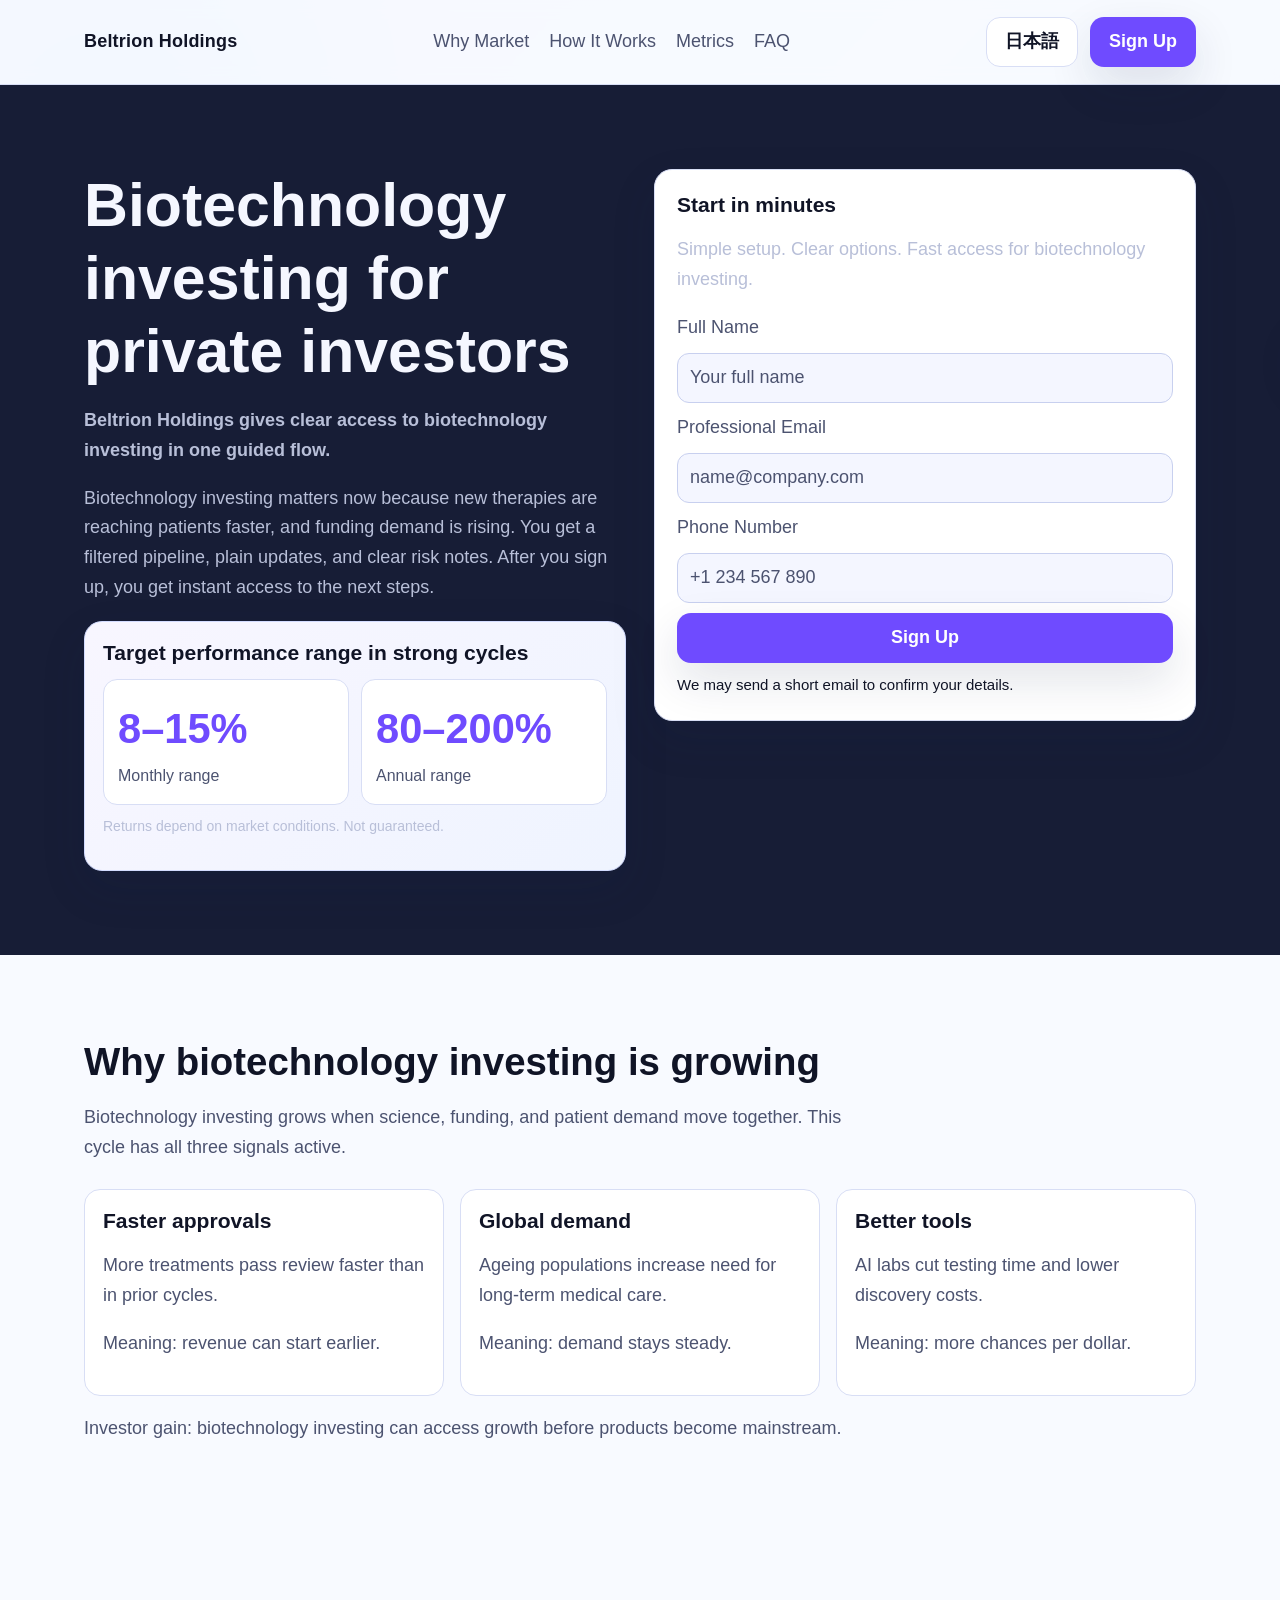
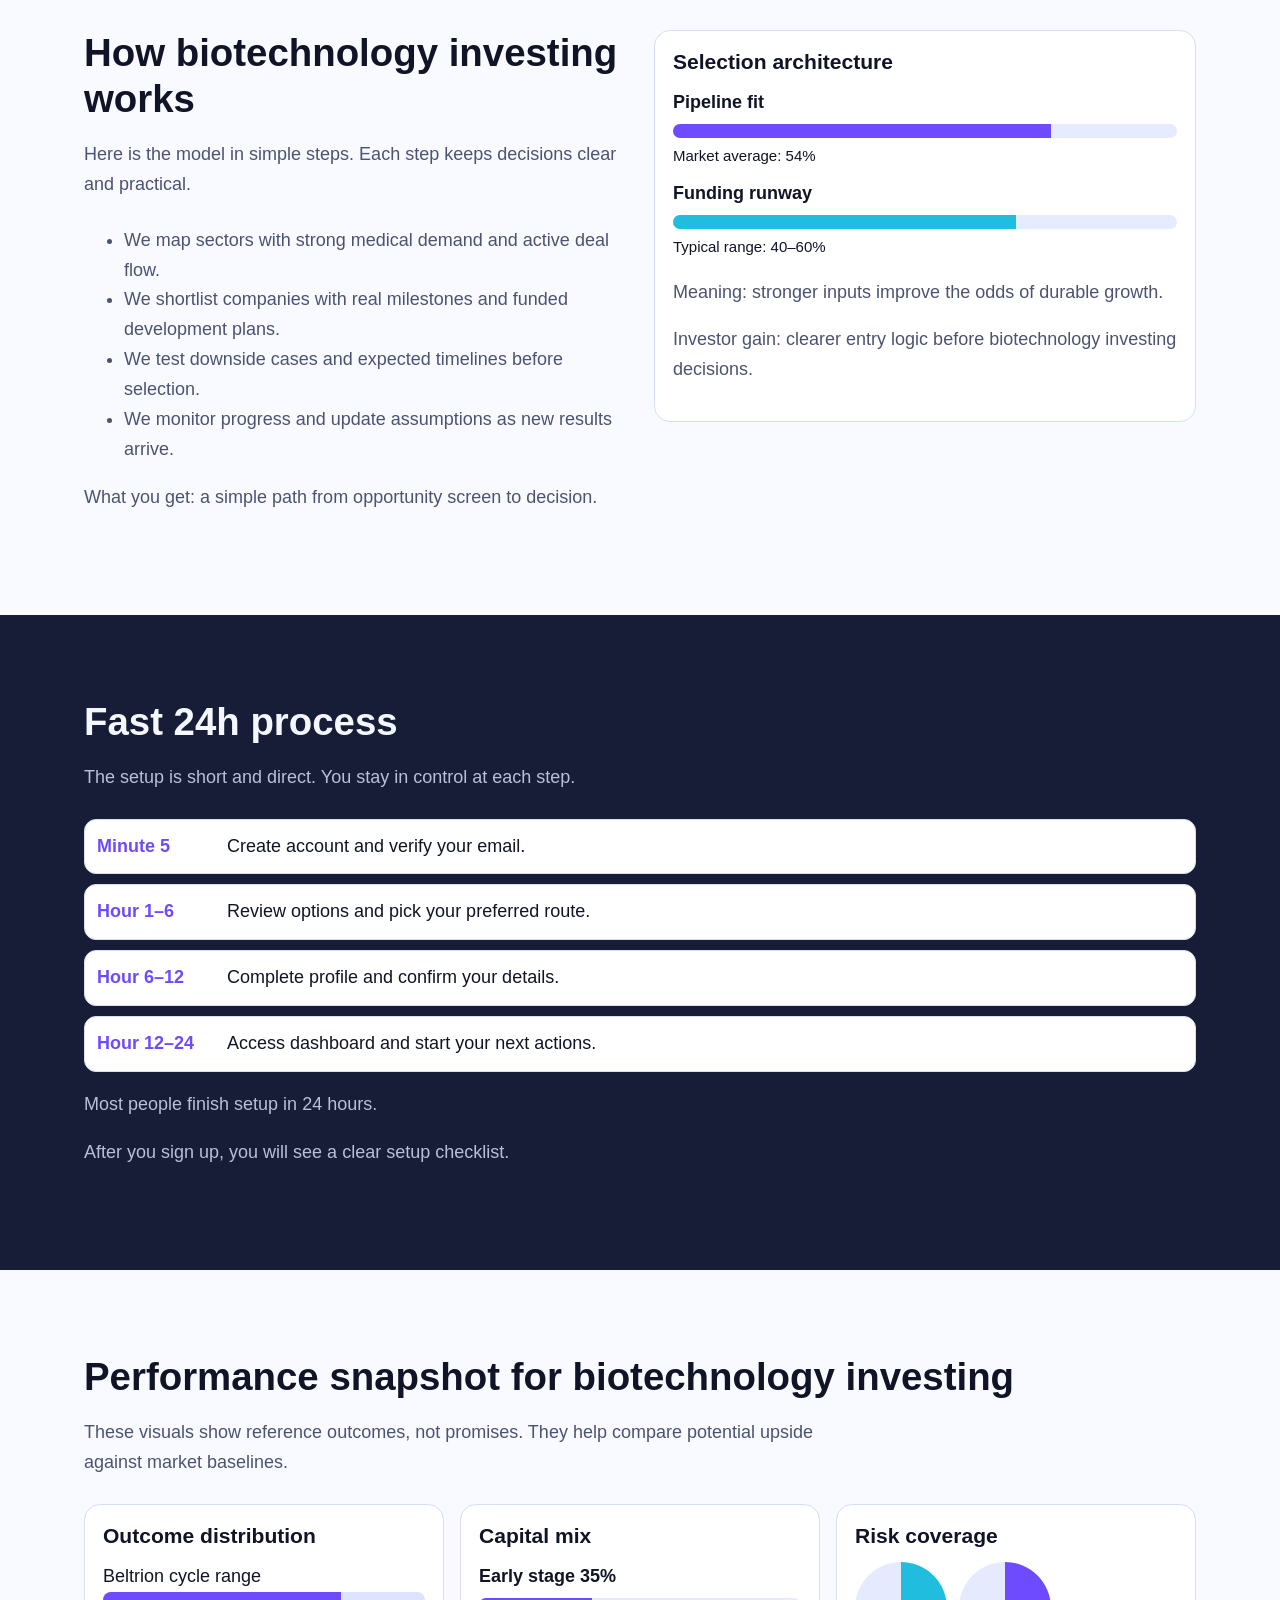
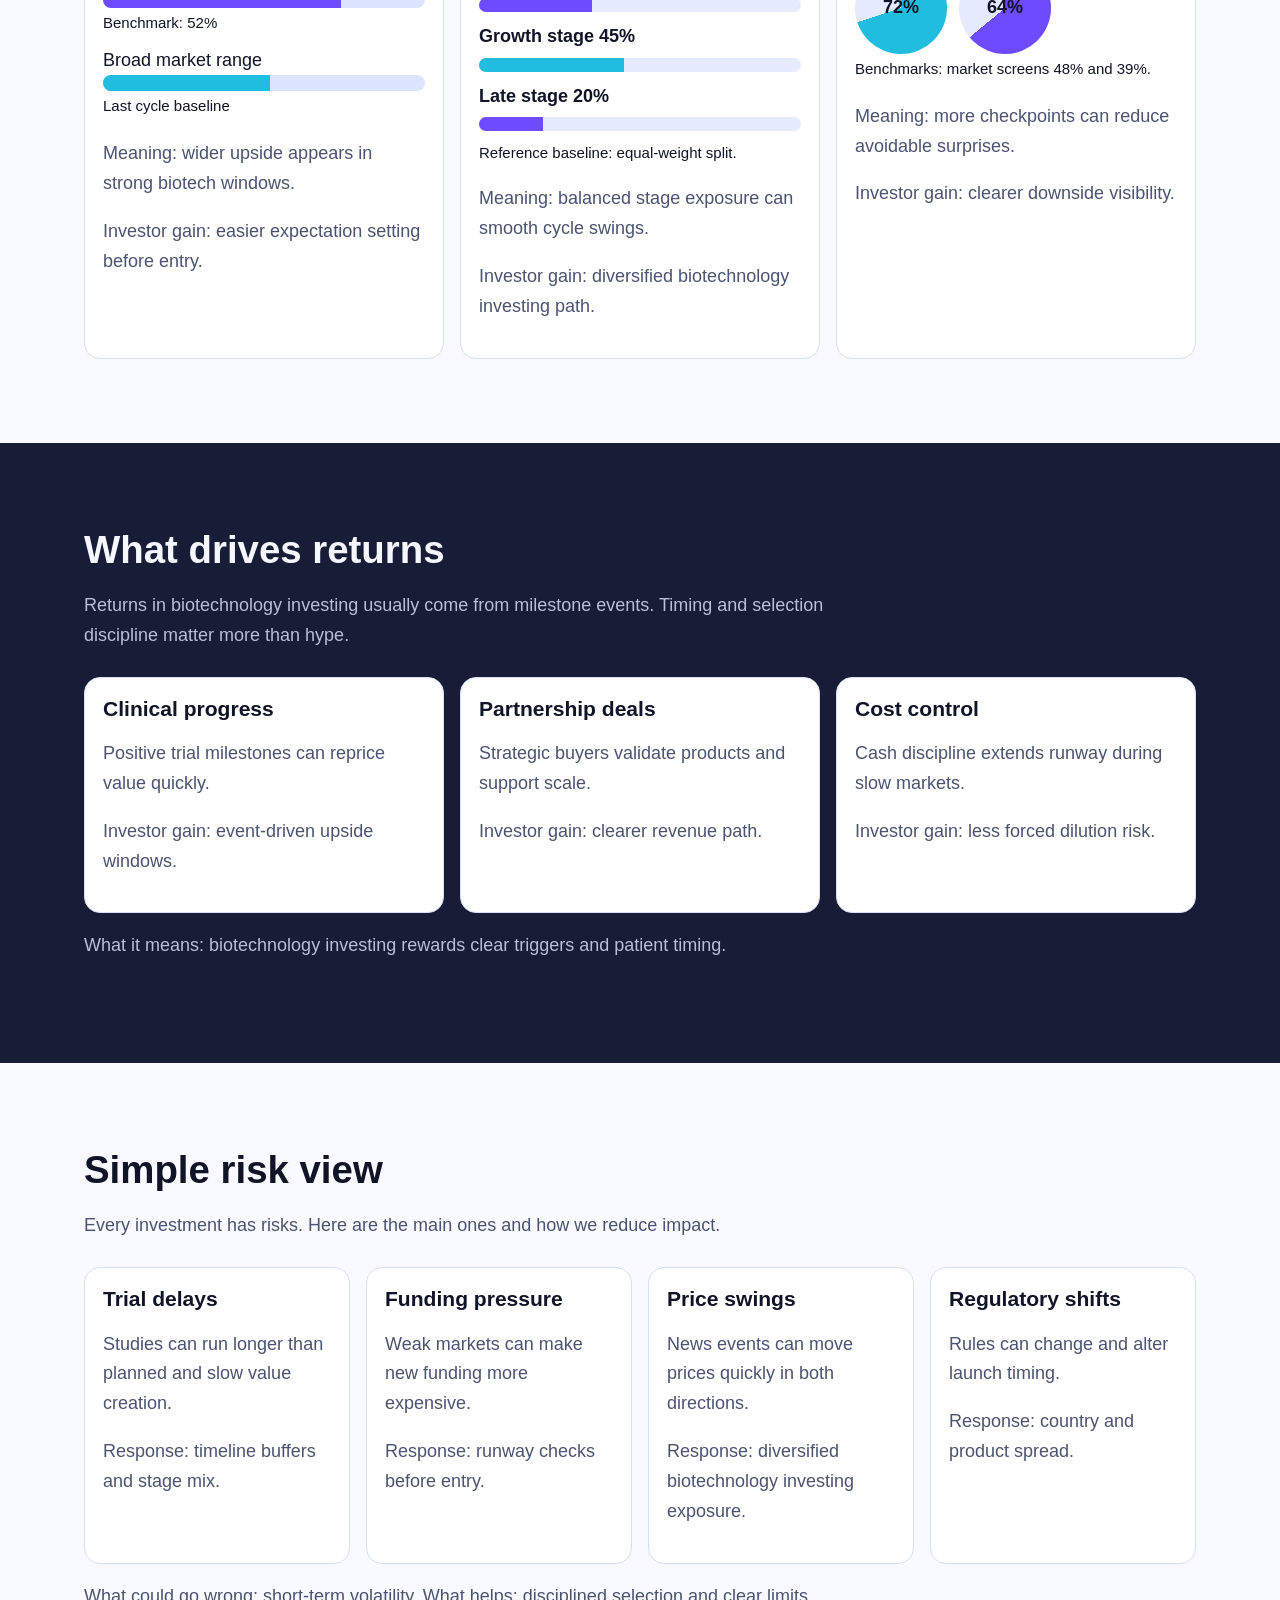
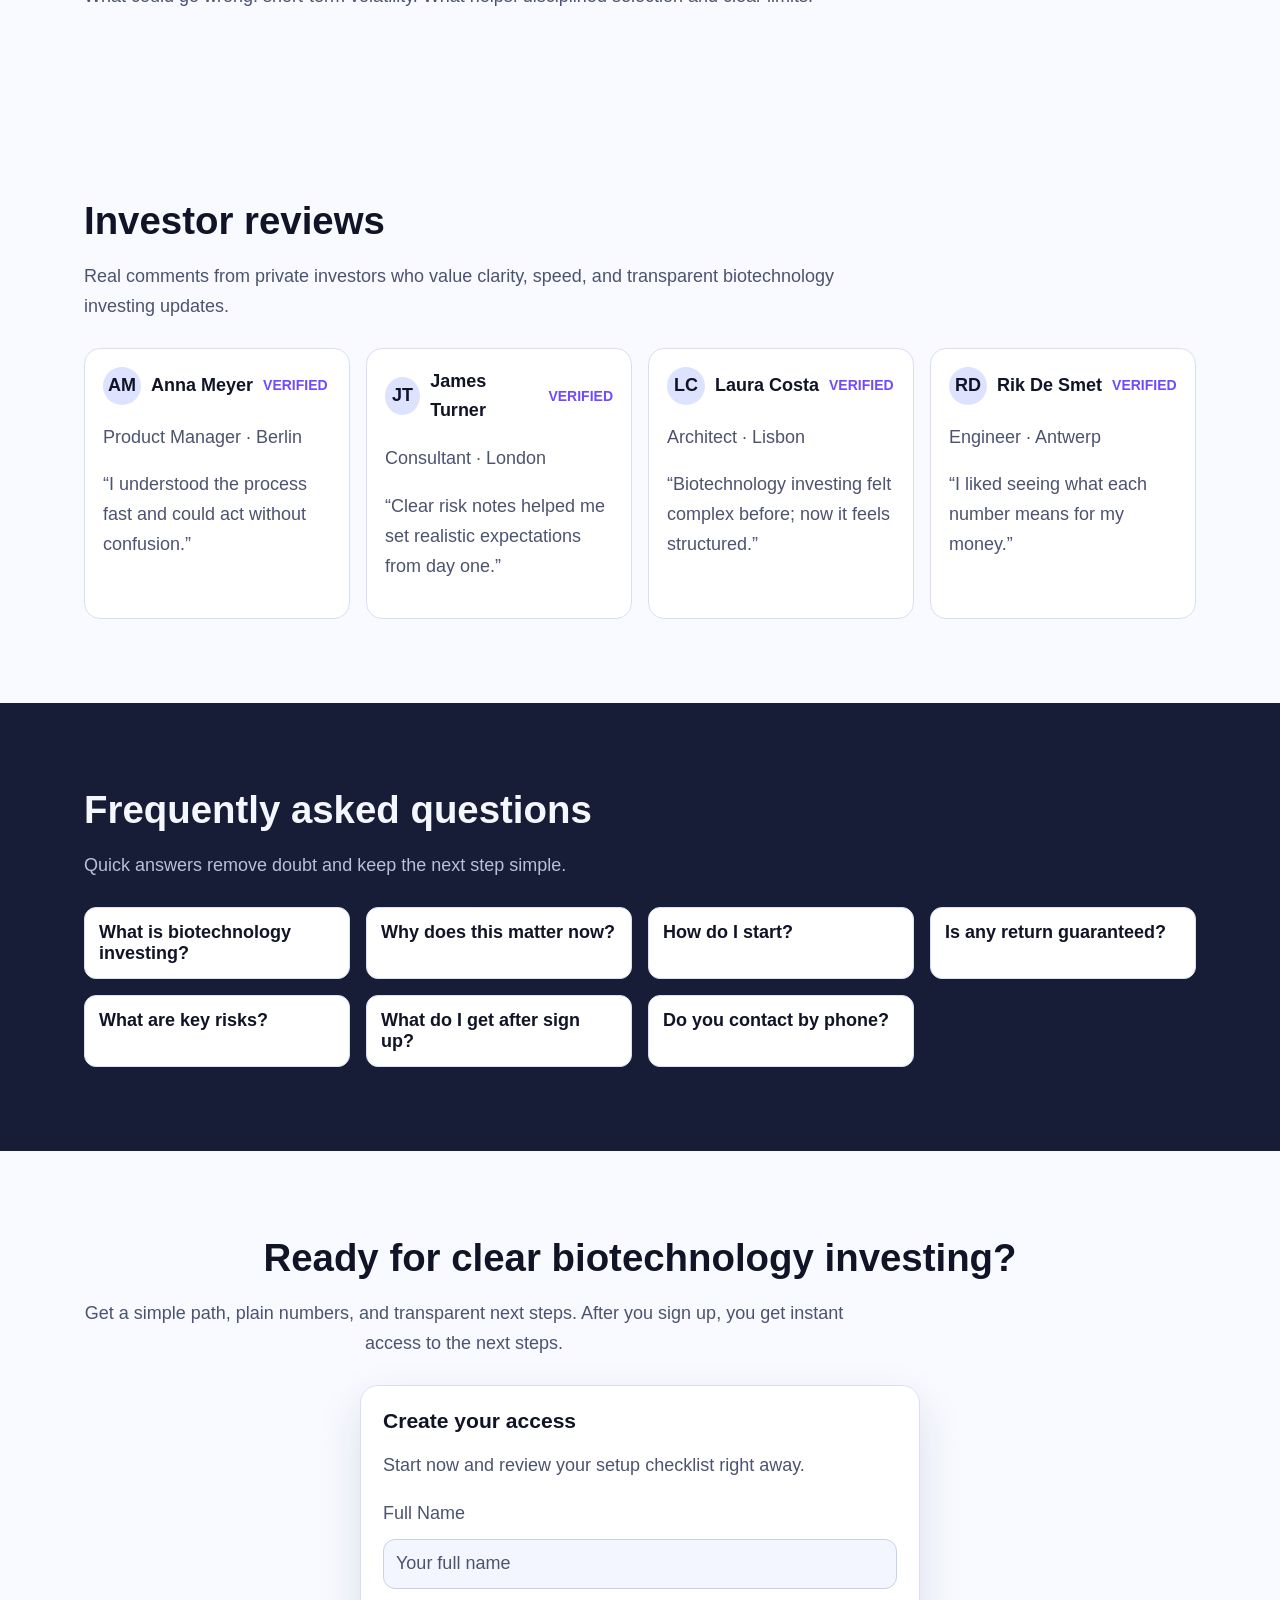
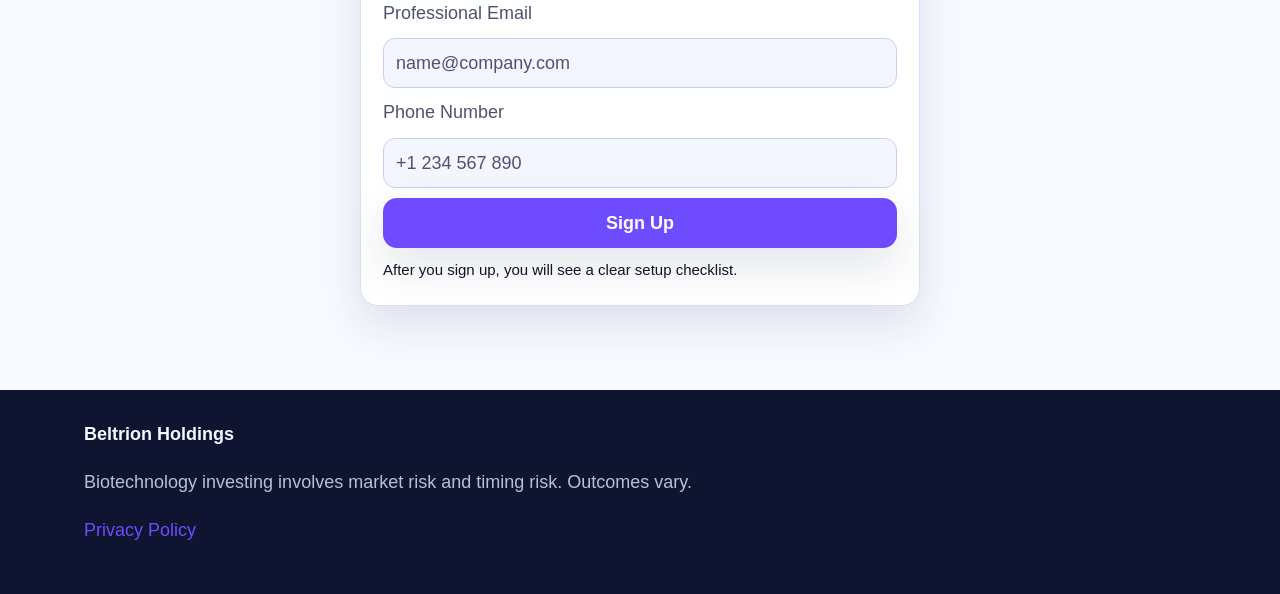
<file: jp/index.html>
<!doctype html>
<html lang="en">
<head>
  <meta charset="utf-8" />
  <meta name="viewport" content="width=device-width, initial-scale=1" />
  <title>Beltrion Holdings | Biotechnology Investing | 日本語 Route</title>
  <meta name="description" content="Biotechnology investing page in clear English on the 日本語 route with transparent outcomes." />
  <link rel="canonical" href="https://beltrionholdings.com/jp/index.html" />
  <link rel="alternate" hreflang="en" href="https://beltrionholdings.com/index.html" />
  <link rel="alternate" hreflang="de" href="https://beltrionholdings.com/de/index.html" />
  <link rel="alternate" hreflang="fr" href="https://beltrionholdings.com/fr/index.html" />
  <link rel="alternate" hreflang="es" href="https://beltrionholdings.com/es/index.html" />
  <link rel="alternate" hreflang="it" href="https://beltrionholdings.com/it/index.html" />
  <link rel="alternate" hreflang="tr" href="https://beltrionholdings.com/tr/index.html" />
  <link rel="alternate" hreflang="pt" href="https://beltrionholdings.com/pt/index.html" />
  <link rel="alternate" hreflang="ja" href="https://beltrionholdings.com/jp/index.html" />
  <link rel="alternate" hreflang="sk" href="https://beltrionholdings.com/sk/index.html" />
  <link rel="alternate" hreflang="nl-BE" href="https://beltrionholdings.com/be/index.html" />
  <link rel="alternate" hreflang="x-default" href="https://beltrionholdings.com/index.html" />
  <meta property="og:title" content="Beltrion Holdings | Biotechnology Investing | 日本語 Route" />
  <meta property="og:description" content="Biotechnology investing page in clear English on the 日本語 route with transparent outcomes." />
  <meta property="og:type" content="website" />
  <meta property="og:url" content="https://beltrionholdings.com/jp/index.html" />
  <meta name="twitter:card" content="summary_large_image" />
  <meta name="twitter:title" content="Beltrion Holdings | Biotechnology Investing | 日本語 Route" />
  <meta name="twitter:description" content="Biotechnology investing page in clear English on the 日本語 route with transparent outcomes." />
  <link rel="stylesheet" href="../assets/style.css" />
  <script defer src="../assets/app.js"></script>
</head>
<body>
<div class="page-bg" aria-hidden="true"></div>
<header class="header">
  <div class="container header-inner">
    <a class="brand" href="../index.html">Beltrion Holdings</a>
    <nav class="nav-links" aria-label="Main navigation">
      <a href="#market">Why Market</a><a href="#model">How It Works</a><a href="#metrics">Metrics</a><a href="#faq">FAQ</a>
    </nav>
    <div class="header-right">
      <details class="lang-menu">
        <summary class="lang-pill">日本語</summary>
        <div class="lang-list">
<a class="lang-item" href="../index.html"><svg width="18" height="12" viewBox="0 0 3 2" aria-hidden="true"><rect width="3" height="2" fill="#012169"/></svg>English</a>
<a class="lang-item" href="../de/index.html"><svg width="18" height="12" viewBox="0 0 5 3" aria-hidden="true"><rect width="5" height="1" y="0" fill="#000"/><rect width="5" height="1" y="1" fill="#dd0000"/><rect width="5" height="1" y="2" fill="#ffce00"/></svg>Deutsch</a>
<a class="lang-item" href="../fr/index.html"><svg width="18" height="12" viewBox="0 0 3 2" aria-hidden="true"><rect width="1" height="2" x="0" fill="#0055A4"/><rect width="1" height="2" x="1" fill="#fff"/><rect width="1" height="2" x="2" fill="#EF4135"/></svg>Français</a>
<a class="lang-item" href="../es/index.html"><svg width="18" height="12" viewBox="0 0 3 2" aria-hidden="true"><rect width="3" height="2" fill="#AA151B"/><rect width="3" height="0.8" y="0.6" fill="#F1BF00"/></svg>Español</a>
<a class="lang-item" href="../it/index.html"><svg width="18" height="12" viewBox="0 0 3 2" aria-hidden="true"><rect width="1" height="2" x="0" fill="#009246"/><rect width="1" height="2" x="1" fill="#fff"/><rect width="1" height="2" x="2" fill="#CE2B37"/></svg>Italiano</a>
<a class="lang-item" href="../tr/index.html"><svg width="18" height="12" viewBox="0 0 3 2" aria-hidden="true"><rect width="3" height="2" fill="#E30A17"/></svg>Türkçe</a>
<a class="lang-item" href="../pt/index.html"><svg width="18" height="12" viewBox="0 0 3 2" aria-hidden="true"><rect width="1.2" height="2" fill="#006600"/><rect x="1.2" width="1.8" height="2" fill="#FF0000"/></svg>Português</a>
<a class="lang-item" href="../jp/index.html"><svg width="18" height="12" viewBox="0 0 3 2" aria-hidden="true"><rect width="3" height="2" fill="#fff"/><circle cx="1.5" cy="1" r="0.45" fill="#bc002d"/></svg>日本語</a>
<a class="lang-item" href="../sk/index.html"><svg width="18" height="12" viewBox="0 0 3 2" aria-hidden="true"><rect width="3" height="0.67" y="0" fill="#fff"/><rect width="3" height="0.67" y="0.67" fill="#0b4ea2"/><rect width="3" height="0.66" y="1.34" fill="#ee1c25"/></svg>Slovak</a>
<a class="lang-item" href="../be/index.html"><svg width="18" height="12" viewBox="0 0 3 2" aria-hidden="true"><rect width="1" height="2" x="0" fill="#000"/><rect width="1" height="2" x="1" fill="#FDDA24"/><rect width="1" height="2" x="2" fill="#EF3340"/></svg>Nederlands (BE)</a></div>
      </details>
      <a class="btn btn-primary" href="#signup">Sign Up</a>
      <button class="icon-btn menu-btn" data-menu-open aria-label="Open menu">☰</button>
    </div>
  </div>
</header>
<div class="drawer-backdrop" data-drawer-backdrop></div>
<aside class="drawer" data-drawer aria-label="Mobile menu">
  <button class="icon-btn" data-menu-close aria-label="Close menu">✕</button>
  <nav class="drawer-nav">
    <a href="#market">Why Market</a><a href="#model">How It Works</a><a href="#metrics">Metrics</a><a href="#faq">FAQ</a>
  </nav>
  <details class="lang-menu">
    <summary class="lang-pill">日本語</summary>
    <div class="lang-list">
<a class="lang-item" href="../index.html"><svg width="18" height="12" viewBox="0 0 3 2" aria-hidden="true"><rect width="3" height="2" fill="#012169"/></svg>English</a>
<a class="lang-item" href="../de/index.html"><svg width="18" height="12" viewBox="0 0 5 3" aria-hidden="true"><rect width="5" height="1" y="0" fill="#000"/><rect width="5" height="1" y="1" fill="#dd0000"/><rect width="5" height="1" y="2" fill="#ffce00"/></svg>Deutsch</a>
<a class="lang-item" href="../fr/index.html"><svg width="18" height="12" viewBox="0 0 3 2" aria-hidden="true"><rect width="1" height="2" x="0" fill="#0055A4"/><rect width="1" height="2" x="1" fill="#fff"/><rect width="1" height="2" x="2" fill="#EF4135"/></svg>Français</a>
<a class="lang-item" href="../es/index.html"><svg width="18" height="12" viewBox="0 0 3 2" aria-hidden="true"><rect width="3" height="2" fill="#AA151B"/><rect width="3" height="0.8" y="0.6" fill="#F1BF00"/></svg>Español</a>
<a class="lang-item" href="../it/index.html"><svg width="18" height="12" viewBox="0 0 3 2" aria-hidden="true"><rect width="1" height="2" x="0" fill="#009246"/><rect width="1" height="2" x="1" fill="#fff"/><rect width="1" height="2" x="2" fill="#CE2B37"/></svg>Italiano</a>
<a class="lang-item" href="../tr/index.html"><svg width="18" height="12" viewBox="0 0 3 2" aria-hidden="true"><rect width="3" height="2" fill="#E30A17"/></svg>Türkçe</a>
<a class="lang-item" href="../pt/index.html"><svg width="18" height="12" viewBox="0 0 3 2" aria-hidden="true"><rect width="1.2" height="2" fill="#006600"/><rect x="1.2" width="1.8" height="2" fill="#FF0000"/></svg>Português</a>
<a class="lang-item" href="../jp/index.html"><svg width="18" height="12" viewBox="0 0 3 2" aria-hidden="true"><rect width="3" height="2" fill="#fff"/><circle cx="1.5" cy="1" r="0.45" fill="#bc002d"/></svg>日本語</a>
<a class="lang-item" href="../sk/index.html"><svg width="18" height="12" viewBox="0 0 3 2" aria-hidden="true"><rect width="3" height="0.67" y="0" fill="#fff"/><rect width="3" height="0.67" y="0.67" fill="#0b4ea2"/><rect width="3" height="0.66" y="1.34" fill="#ee1c25"/></svg>Slovak</a>
<a class="lang-item" href="../be/index.html"><svg width="18" height="12" viewBox="0 0 3 2" aria-hidden="true"><rect width="1" height="2" x="0" fill="#000"/><rect width="1" height="2" x="1" fill="#FDDA24"/><rect width="1" height="2" x="2" fill="#EF3340"/></svg>Nederlands (BE)</a></div>
  </details>
  <p style="margin-top:16px"><a class="btn btn-primary" href="#signup">Sign Up</a></p>
</aside>
<main>
<section class="section dark">
  <div class="container hero-grid">
    <div class="reveal">
      <h1>Biotechnology investing for private investors</h1>
      <p class="hero-note">Beltrion Holdings gives clear access to biotechnology investing in one guided flow.</p>
      <p>Biotechnology investing matters now because new therapies are reaching patients faster, and funding demand is rising. You get a filtered pipeline, plain updates, and clear risk notes. After you sign up, you get instant access to the next steps.</p>
      <div class="performance-panel" aria-label="Performance Range">
        <h3>Target performance range in strong cycles</h3>
        <div class="performance-grid">
          <div class="metric-box"><div class="metric-value">8–15%</div><div class="metric-label">Monthly range</div></div>
          <div class="metric-box"><div class="metric-value">80–200%</div><div class="metric-label">Annual range</div></div>
        </div>
        <p class="metric-sub">Returns depend on market conditions. Not guaranteed.</p>
      </div>
    </div>
    <form class="form-card reveal" id="signup">
      <h3 class="form-title">Start in minutes</h3>
      <p class="form-sub">Simple setup. Clear options. Fast access for biotechnology investing.</p>
      <div class="form-stack">
        <label for="name1">Full Name</label><input id="name1" placeholder="Your full name" />
        <label for="email1">Professional Email</label><input id="email1" type="email" placeholder="name@company.com" />
        <label for="phone1">Phone Number</label><input id="phone1" type="tel" placeholder="+1 234 567 890" />
        <button class="btn btn-primary" type="button">Sign Up</button>
        <small>We may send a short email to confirm your details.</small>
      </div>
    </form>
  </div>
</section>

<section id="market" class="section light">
  <div class="container reveal">
    <h2>Why biotechnology investing is growing</h2>
    <p class="section-intro">Biotechnology investing grows when science, funding, and patient demand move together. This cycle has all three signals active.</p>
    <div class="card-grid">
      <article class="card"><h3>Faster approvals</h3><p>More treatments pass review faster than in prior cycles.</p><p class="muted">Meaning: revenue can start earlier.</p></article>
      <article class="card"><h3>Global demand</h3><p>Ageing populations increase need for long-term medical care.</p><p class="muted">Meaning: demand stays steady.</p></article>
      <article class="card"><h3>Better tools</h3><p>AI labs cut testing time and lower discovery costs.</p><p class="muted">Meaning: more chances per dollar.</p></article>
    </div>
    <p>Investor gain: biotechnology investing can access growth before products become mainstream.</p>
  </div>
</section>

<section id="model" class="section light">
  <div class="container two-col reveal">
    <div>
      <h2>How biotechnology investing works</h2>
      <p class="section-intro">Here is the model in simple steps. Each step keeps decisions clear and practical.</p>
      <ul>
        <li>We map sectors with strong medical demand and active deal flow.</li>
        <li>We shortlist companies with real milestones and funded development plans.</li>
        <li>We test downside cases and expected timelines before selection.</li>
        <li>We monitor progress and update assumptions as new results arrive.</li>
      </ul>
      <p>What you get: a simple path from opportunity screen to decision.</p>
    </div>
    <div class="visual-card">
      <h3>Selection architecture</h3>
      <div class="bars">
        <div class="bar-row"><strong>Pipeline fit</strong><div class="bar-track"><div class="seg-a" style="width:75%"></div></div><small>Market average: 54%</small></div>
        <div class="bar-row"><strong>Funding runway</strong><div class="bar-track"><div class="seg-b" style="width:68%"></div></div><small>Typical range: 40–60%</small></div>
      </div>
      <p>Meaning: stronger inputs improve the odds of durable growth.</p>
      <p>Investor gain: clearer entry logic before biotechnology investing decisions.</p>
    </div>
  </div>
</section>

<section class="section dark">
  <div class="container reveal">
    <h2>Fast 24h process</h2>
    <p class="section-intro">The setup is short and direct. You stay in control at each step.</p>
    <div class="timeline">
      <div class="step"><b>Minute 5</b><span>Create account and verify your email.</span></div>
      <div class="step"><b>Hour 1–6</b><span>Review options and pick your preferred route.</span></div>
      <div class="step"><b>Hour 6–12</b><span>Complete profile and confirm your details.</span></div>
      <div class="step"><b>Hour 12–24</b><span>Access dashboard and start your next actions.</span></div>
    </div>
    <p>Most people finish setup in 24 hours.</p>
    <p>After you sign up, you will see a clear setup checklist.</p>
  </div>
</section>

<section id="metrics" class="section light">
  <div class="container reveal">
    <h2>Performance snapshot for biotechnology investing</h2>
    <p class="section-intro">These visuals show reference outcomes, not promises. They help compare potential upside against market baselines.</p>
    <div class="metric-grid">
      <article class="visual-card">
        <h3>Outcome distribution</h3>
        <div class="compare">
          <div>Beltrion cycle range<div class="line"><span class="fill" style="width:74%"></span></div><small>Benchmark: 52%</small></div>
          <div>Broad market range<div class="line"><span class="fill" style="width:52%;background:var(--accent-b)"></span></div><small>Last cycle baseline</small></div>
        </div>
        <p>Meaning: wider upside appears in strong biotech windows.</p>
        <p>Investor gain: easier expectation setting before entry.</p>
      </article>
      <article class="visual-card">
        <h3>Capital mix</h3>
        <div class="bars">
          <div class="bar-row"><strong>Early stage 35%</strong><div class="bar-track"><div class="seg-a" style="width:35%"></div></div></div>
          <div class="bar-row"><strong>Growth stage 45%</strong><div class="bar-track"><div class="seg-b" style="width:45%"></div></div></div>
          <div class="bar-row"><strong>Late stage 20%</strong><div class="bar-track"><div class="seg-a" style="width:20%"></div></div></div>
          <small>Reference baseline: equal-weight split.</small>
        </div>
        <p>Meaning: balanced stage exposure can smooth cycle swings.</p>
        <p>Investor gain: diversified biotechnology investing path.</p>
      </article>
      <article class="visual-card">
        <h3>Risk coverage</h3>
        <div class="rings"><div class="ring">72%</div><div class="ring" style="background:conic-gradient(var(--accent-a) 0 64%, #e5eaff 64%)">64%</div></div>
        <small>Benchmarks: market screens 48% and 39%.</small>
        <p>Meaning: more checkpoints can reduce avoidable surprises.</p>
        <p>Investor gain: clearer downside visibility.</p>
      </article>
    </div>
  </div>
</section>

<section class="section dark">
  <div class="container reveal">
    <h2>What drives returns</h2>
    <p class="section-intro">Returns in biotechnology investing usually come from milestone events. Timing and selection discipline matter more than hype.</p>
    <div class="insight-grid">
      <article class="card"><h3>Clinical progress</h3><p>Positive trial milestones can reprice value quickly.</p><p class="muted">Investor gain: event-driven upside windows.</p></article>
      <article class="card"><h3>Partnership deals</h3><p>Strategic buyers validate products and support scale.</p><p class="muted">Investor gain: clearer revenue path.</p></article>
      <article class="card"><h3>Cost control</h3><p>Cash discipline extends runway during slow markets.</p><p class="muted">Investor gain: less forced dilution risk.</p></article>
    </div>
    <p>What it means: biotechnology investing rewards clear triggers and patient timing.</p>
  </div>
</section>

<section class="section light">
  <div class="container reveal">
    <h2>Simple risk view</h2>
    <p class="section-intro">Every investment has risks. Here are the main ones and how we reduce impact.</p>
    <div class="risk-grid">
      <article class="card"><h3>Trial delays</h3><p>Studies can run longer than planned and slow value creation.</p><p class="muted">Response: timeline buffers and stage mix.</p></article>
      <article class="card"><h3>Funding pressure</h3><p>Weak markets can make new funding more expensive.</p><p class="muted">Response: runway checks before entry.</p></article>
      <article class="card"><h3>Price swings</h3><p>News events can move prices quickly in both directions.</p><p class="muted">Response: diversified biotechnology investing exposure.</p></article>
      <article class="card"><h3>Regulatory shifts</h3><p>Rules can change and alter launch timing.</p><p class="muted">Response: country and product spread.</p></article>
    </div>
    <p>What could go wrong: short-term volatility. What helps: disciplined selection and clear limits.</p>
  </div>
</section>

<section class="section light">
  <div class="container reveal">
    <h2>Investor reviews</h2>
    <p class="section-intro">Real comments from private investors who value clarity, speed, and transparent biotechnology investing updates.</p>
    <div class="review-grid">
      <article class="card"><div class="review-head"><div class="avatar">AM</div><strong>Anna Meyer</strong><span class="verified">VERIFIED</span></div><p class="muted">Product Manager · Berlin</p><p>“I understood the process fast and could act without confusion.”</p></article>
      <article class="card"><div class="review-head"><div class="avatar">JT</div><strong>James Turner</strong><span class="verified">VERIFIED</span></div><p class="muted">Consultant · London</p><p>“Clear risk notes helped me set realistic expectations from day one.”</p></article>
      <article class="card"><div class="review-head"><div class="avatar">LC</div><strong>Laura Costa</strong><span class="verified">VERIFIED</span></div><p class="muted">Architect · Lisbon</p><p>“Biotechnology investing felt complex before; now it feels structured.”</p></article>
      <article class="card"><div class="review-head"><div class="avatar">RD</div><strong>Rik De Smet</strong><span class="verified">VERIFIED</span></div><p class="muted">Engineer · Antwerp</p><p>“I liked seeing what each number means for my money.”</p></article>
    </div>
  </div>
</section>

<section id="faq" class="section dark">
  <div class="container reveal">
    <h2>Frequently asked questions</h2>
    <p class="section-intro">Quick answers remove doubt and keep the next step simple.</p>
    <div class="faq-list">
      <article class="faq-item"><button class="faq-btn">What is biotechnology investing?</button><div class="faq-panel"><p>It means investing in companies building new medicines and medical technologies.</p></div></article>
      <article class="faq-item"><button class="faq-btn">Why does this matter now?</button><div class="faq-panel"><p>Research tools improved, demand is rising, and approvals are moving faster.</p></div></article>
      <article class="faq-item"><button class="faq-btn">How do I start?</button><div class="faq-panel"><p>Sign up, review options, and choose your preferred setup path.</p></div></article>
      <article class="faq-item"><button class="faq-btn">Is any return guaranteed?</button><div class="faq-panel"><p>No. Returns depend on market conditions and company execution.</p></div></article>
      <article class="faq-item"><button class="faq-btn">What are key risks?</button><div class="faq-panel"><p>Delays, funding stress, and market volatility can affect outcomes.</p></div></article>
      <article class="faq-item"><button class="faq-btn">What do I get after sign up?</button><div class="faq-panel"><p>After you sign up, you can review the options and choose what to do next.</p></div></article>
      <article class="faq-item"><button class="faq-btn">Do you contact by phone?</button><div class="faq-panel"><p>No phone outreach. We may send a short email to confirm details.</p></div></article>
    </div>
  </div>
</section>

<section class="section light final-cta">
  <div class="container reveal">
    <h2>Ready for clear biotechnology investing?</h2>
    <p class="section-intro">Get a simple path, plain numbers, and transparent next steps. After you sign up, you get instant access to the next steps.</p>
    <form class="form-card" style="max-width:560px;margin:0 auto; text-align:left;">
      <h3 class="form-title">Create your access</h3>
      <p class="form-sub">Start now and review your setup checklist right away.</p>
      <div class="form-stack">
        <label for="name2">Full Name</label><input id="name2" placeholder="Your full name" />
        <label for="email2">Professional Email</label><input id="email2" type="email" placeholder="name@company.com" />
        <label for="phone2">Phone Number</label><input id="phone2" type="tel" placeholder="+1 234 567 890" />
        <button class="btn btn-primary" type="button">Sign Up</button>
        <small>After you sign up, you will see a clear setup checklist.</small>
      </div>
    </form>
  </div>
</section>
</main>
<footer class="footer">
  <div class="container">
    <strong>Beltrion Holdings</strong>
    <p>Biotechnology investing involves market risk and timing risk. Outcomes vary.</p>
    <p><a href="#" data-open-privacy>Privacy Policy</a></p>
  </div>
</footer>

<div class="modal" data-modal role="dialog" aria-modal="true" aria-label="Privacy Policy">
  <div class="modal-card">
    <div class="modal-head"><h2>Privacy Policy</h2><button class="icon-btn" data-close-privacy aria-label="Close privacy policy">✕</button></div>
    <p><strong>Introduction:</strong> We explain what data we collect and why we use it.</p>
    <p><strong>Data collection:</strong> We collect name, email, phone, and usage events.</p>
    <p><strong>Legal basis:</strong> We process data to deliver requested access and improve service.</p>
    <p><strong>Cookies:</strong> We use cookies for security, analytics, and experience continuity.</p>
    <p><strong>Retention:</strong> We keep data only as long as needed for service and legal duties.</p>
    <p><strong>Third-party sharing:</strong> We share limited data with secure vendors that support operations.</p>
    <p><strong>Security:</strong> We use encryption, access controls, and monitoring to protect records.</p>
    <p><strong>User rights:</strong> You may request access, correction, deletion, or export of your data.</p>
    <p><strong>International transfers:</strong> Some data may be processed outside your country with safeguards.</p>
    <p><strong>Industry risk disclosure:</strong> Investment information can change quickly and may become outdated.</p>
    <p><strong>Contact:</strong> privacy@beltrionholdings.com</p>
    <p><button class="close-btn" data-close-privacy>Close</button></p>
  </div>
</div>
<script type="application/ld+json">{"@context":"https://schema.org","@graph":[{"@type":"Organization","name":"Beltrion Holdings","url":"https://beltrionholdings.com"},{"@type":"WebSite","name":"Beltrion Holdings","url":"https://beltrionholdings.com"},{"@type":"FAQPage","mainEntity":[{"@type":"Question","name":"What is biotechnology investing?","acceptedAnswer":{"@type":"Answer","text":"It is investing in companies that develop medicines and medical technologies."}},{"@type":"Question","name":"Is return guaranteed?","acceptedAnswer":{"@type":"Answer","text":"No, returns depend on market conditions and are not guaranteed."}}]},{"@type":"Review","author":{"@type":"Person","name":"Anna Meyer"},"reviewBody":"I understood the process fast and could act without confusion.","itemReviewed":{"@type":"Organization","name":"Beltrion Holdings"}}]}</script>
</body>
</html>
</file>
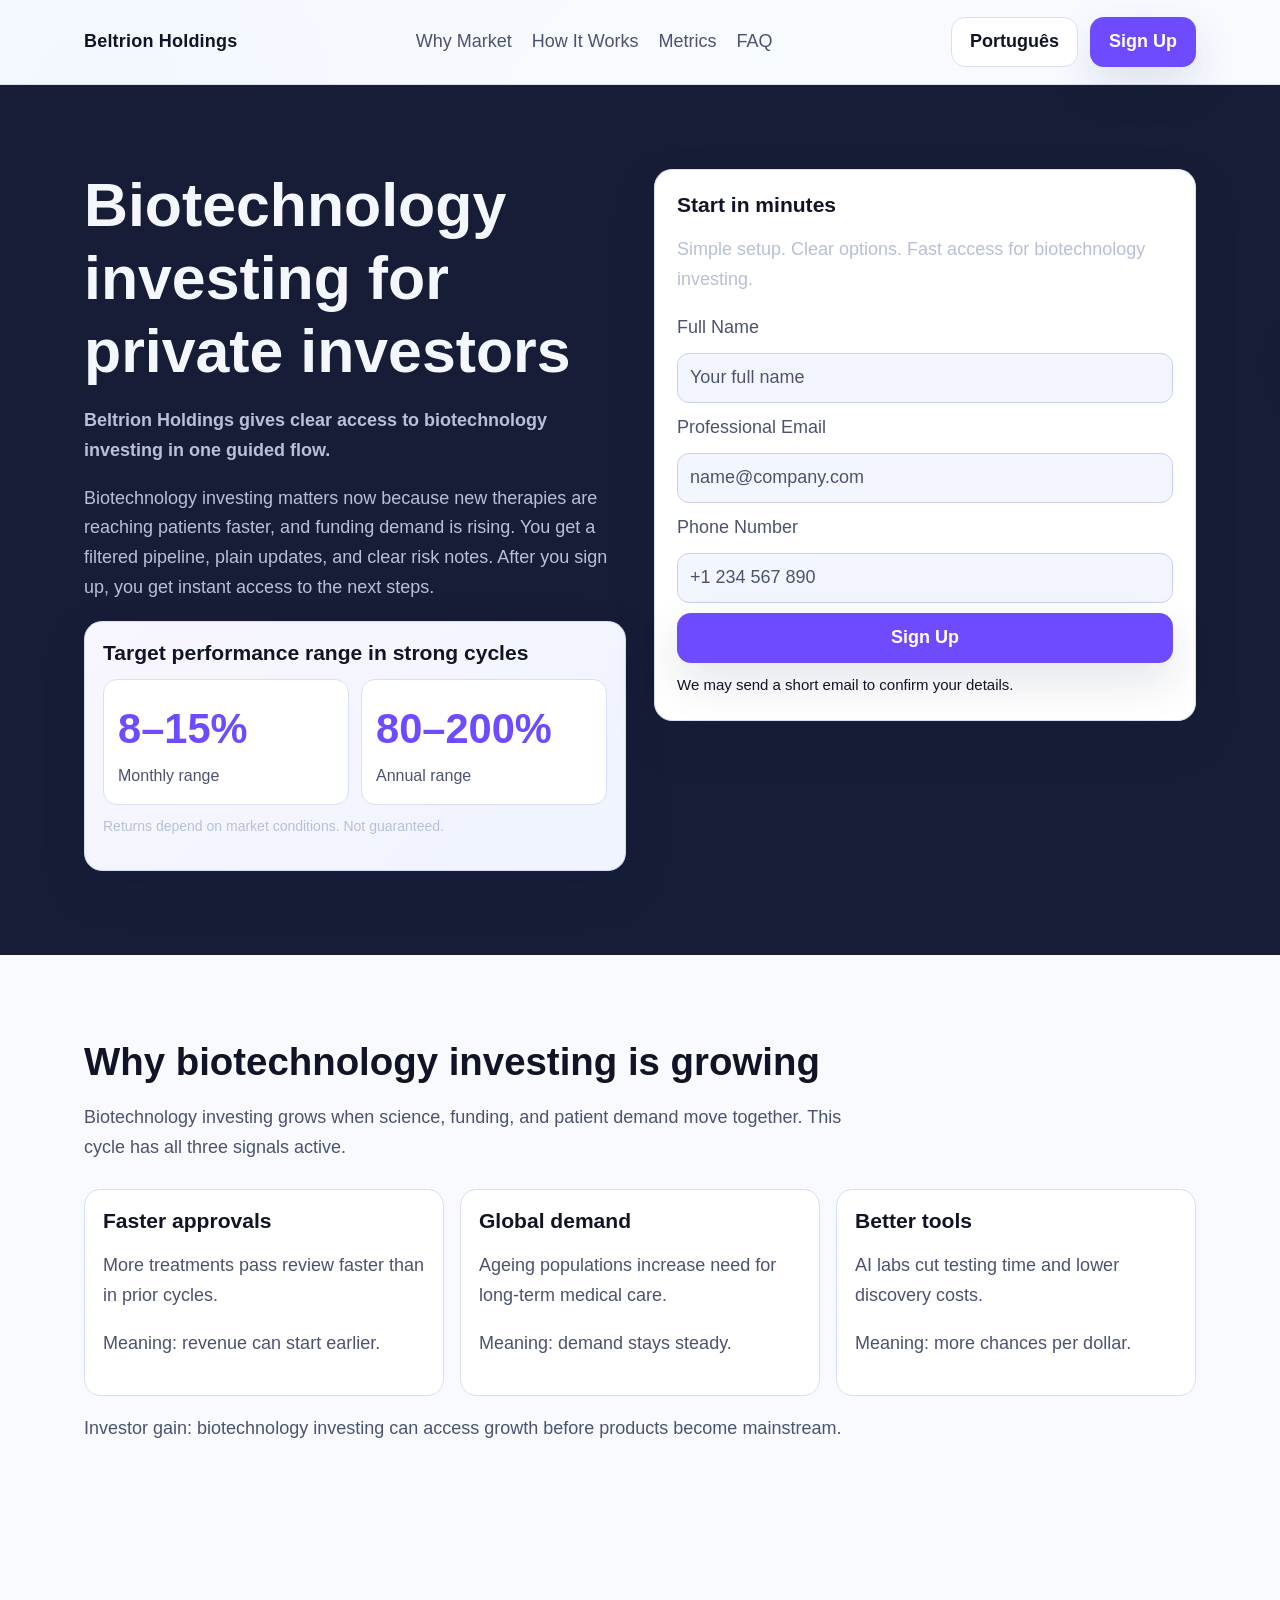
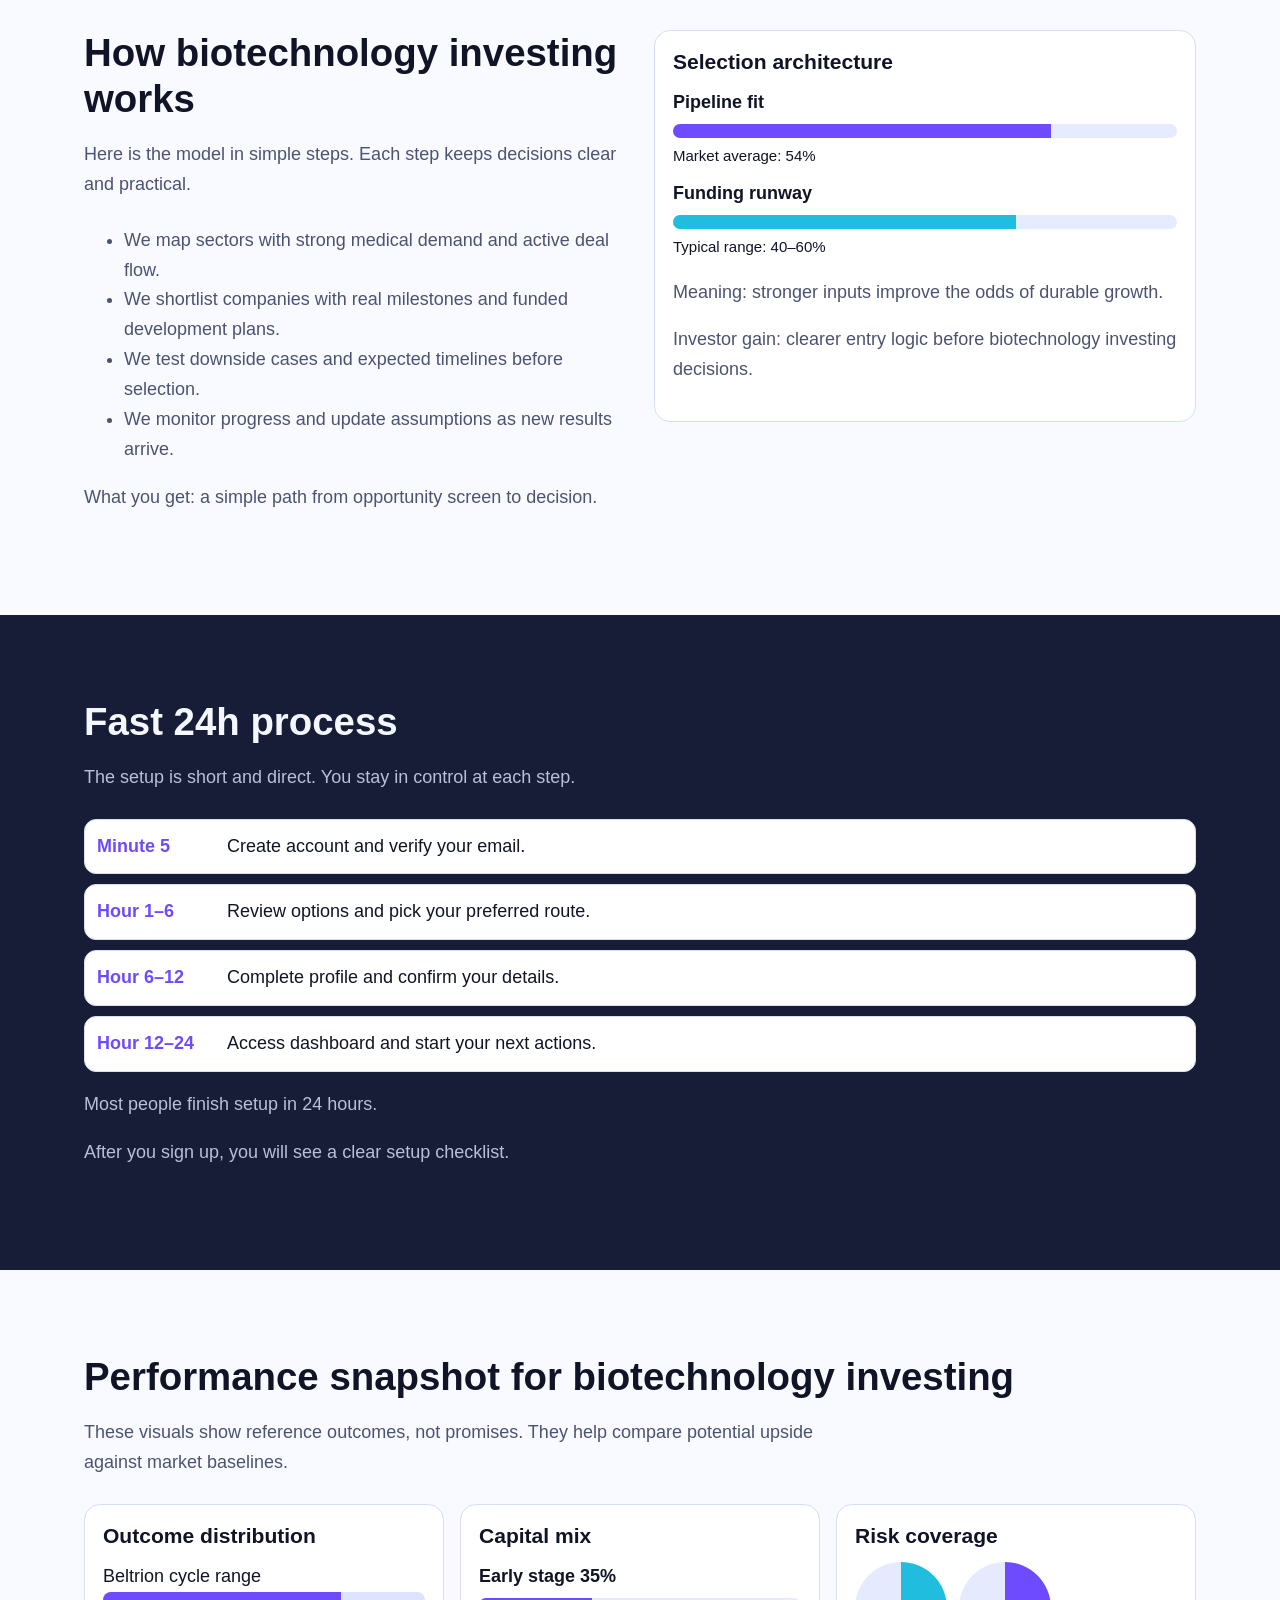
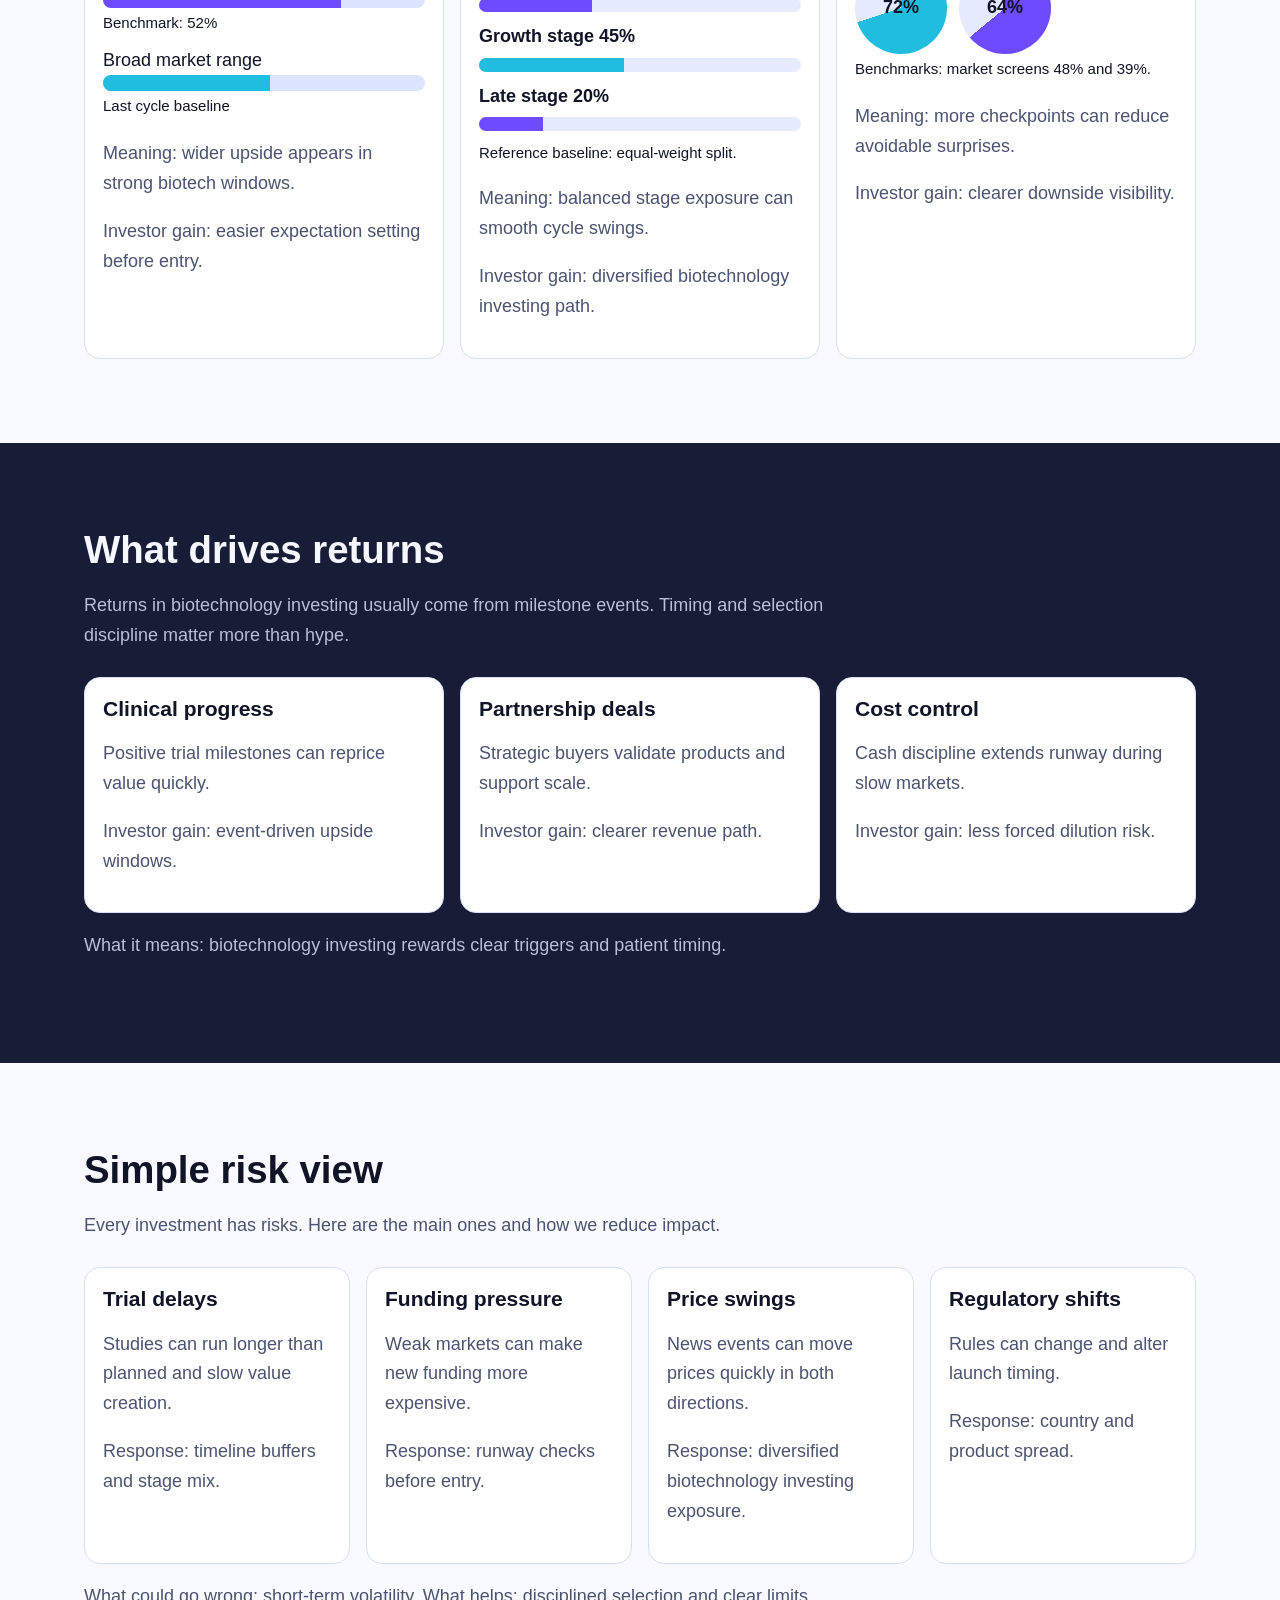
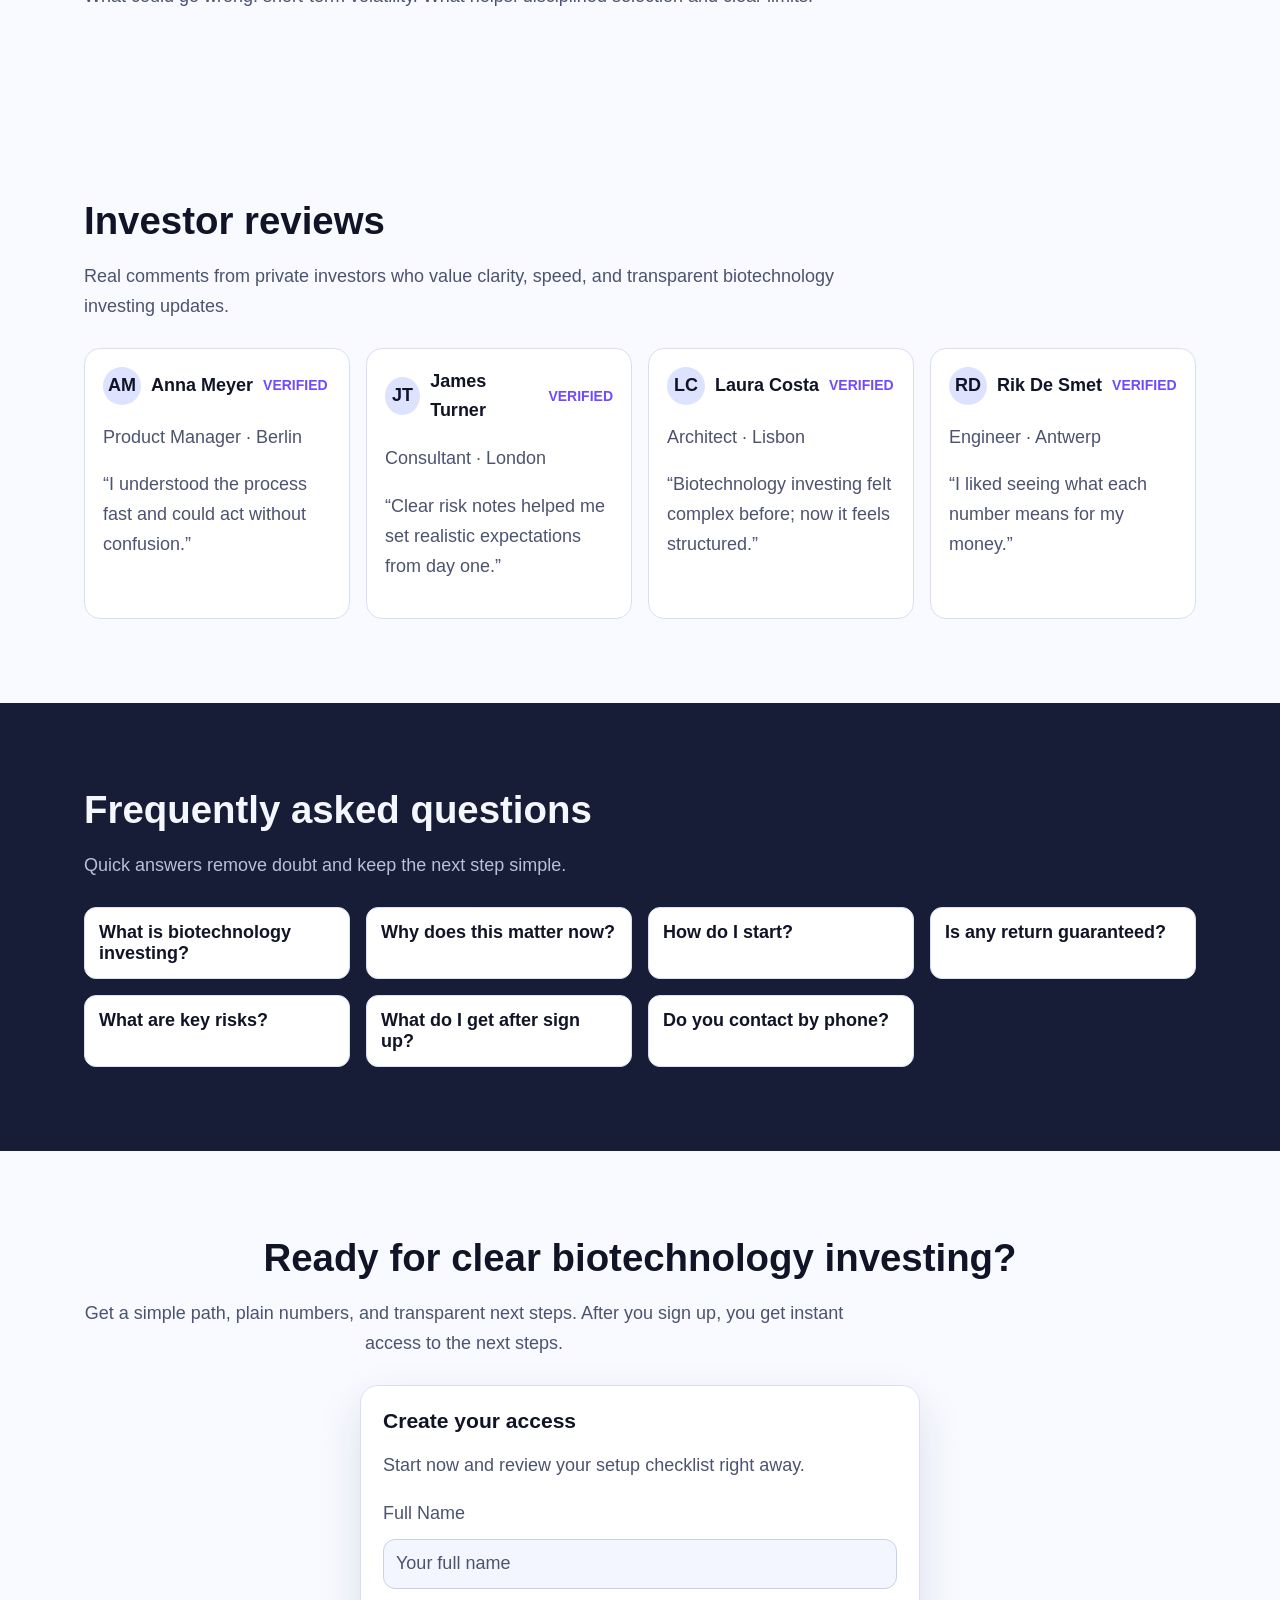
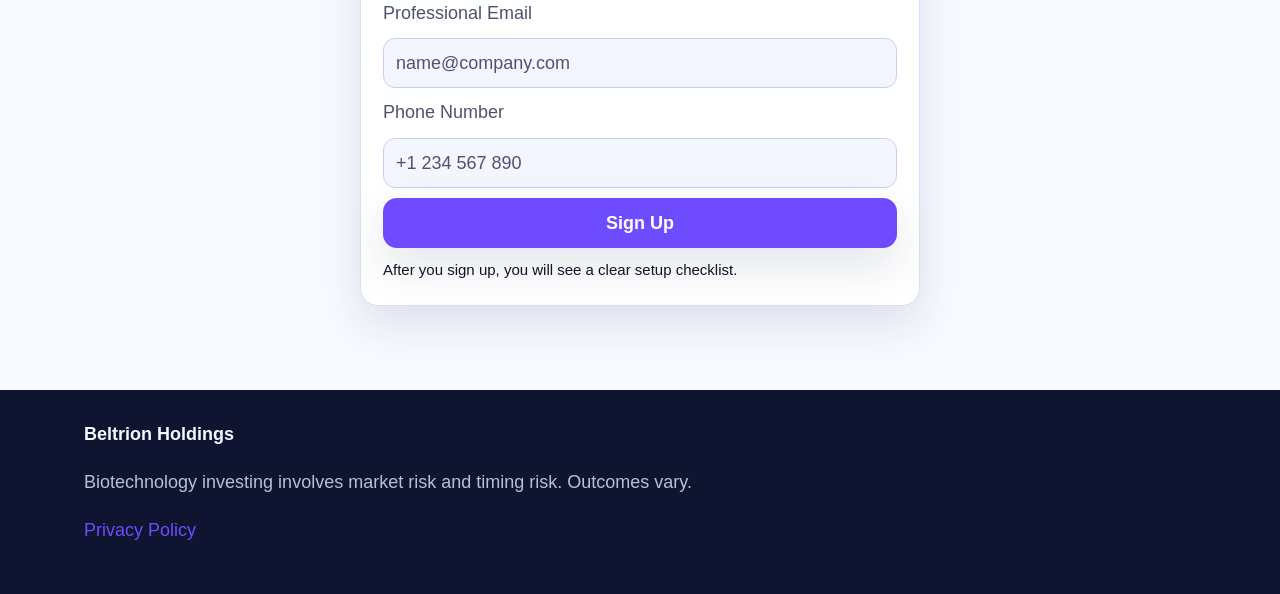
<file: pt/index.html>
<!doctype html>
<html lang="en">
<head>
  <meta charset="utf-8" />
  <meta name="viewport" content="width=device-width, initial-scale=1" />
  <title>Beltrion Holdings | Biotechnology Investing | Português Route</title>
  <meta name="description" content="Biotechnology investing page in clear English on the Português route with simple risk notes." />
  <link rel="canonical" href="https://beltrionholdings.com/pt/index.html" />
  <link rel="alternate" hreflang="en" href="https://beltrionholdings.com/index.html" />
  <link rel="alternate" hreflang="de" href="https://beltrionholdings.com/de/index.html" />
  <link rel="alternate" hreflang="fr" href="https://beltrionholdings.com/fr/index.html" />
  <link rel="alternate" hreflang="es" href="https://beltrionholdings.com/es/index.html" />
  <link rel="alternate" hreflang="it" href="https://beltrionholdings.com/it/index.html" />
  <link rel="alternate" hreflang="tr" href="https://beltrionholdings.com/tr/index.html" />
  <link rel="alternate" hreflang="pt" href="https://beltrionholdings.com/pt/index.html" />
  <link rel="alternate" hreflang="ja" href="https://beltrionholdings.com/jp/index.html" />
  <link rel="alternate" hreflang="sk" href="https://beltrionholdings.com/sk/index.html" />
  <link rel="alternate" hreflang="nl-BE" href="https://beltrionholdings.com/be/index.html" />
  <link rel="alternate" hreflang="x-default" href="https://beltrionholdings.com/index.html" />
  <meta property="og:title" content="Beltrion Holdings | Biotechnology Investing | Português Route" />
  <meta property="og:description" content="Biotechnology investing page in clear English on the Português route with simple risk notes." />
  <meta property="og:type" content="website" />
  <meta property="og:url" content="https://beltrionholdings.com/pt/index.html" />
  <meta name="twitter:card" content="summary_large_image" />
  <meta name="twitter:title" content="Beltrion Holdings | Biotechnology Investing | Português Route" />
  <meta name="twitter:description" content="Biotechnology investing page in clear English on the Português route with simple risk notes." />
  <link rel="stylesheet" href="../assets/style.css" />
  <script defer src="../assets/app.js"></script>
</head>
<body>
<div class="page-bg" aria-hidden="true"></div>
<header class="header">
  <div class="container header-inner">
    <a class="brand" href="../index.html">Beltrion Holdings</a>
    <nav class="nav-links" aria-label="Main navigation">
      <a href="#market">Why Market</a><a href="#model">How It Works</a><a href="#metrics">Metrics</a><a href="#faq">FAQ</a>
    </nav>
    <div class="header-right">
      <details class="lang-menu">
        <summary class="lang-pill">Português</summary>
        <div class="lang-list">
<a class="lang-item" href="../index.html"><svg width="18" height="12" viewBox="0 0 3 2" aria-hidden="true"><rect width="3" height="2" fill="#012169"/></svg>English</a>
<a class="lang-item" href="../de/index.html"><svg width="18" height="12" viewBox="0 0 5 3" aria-hidden="true"><rect width="5" height="1" y="0" fill="#000"/><rect width="5" height="1" y="1" fill="#dd0000"/><rect width="5" height="1" y="2" fill="#ffce00"/></svg>Deutsch</a>
<a class="lang-item" href="../fr/index.html"><svg width="18" height="12" viewBox="0 0 3 2" aria-hidden="true"><rect width="1" height="2" x="0" fill="#0055A4"/><rect width="1" height="2" x="1" fill="#fff"/><rect width="1" height="2" x="2" fill="#EF4135"/></svg>Français</a>
<a class="lang-item" href="../es/index.html"><svg width="18" height="12" viewBox="0 0 3 2" aria-hidden="true"><rect width="3" height="2" fill="#AA151B"/><rect width="3" height="0.8" y="0.6" fill="#F1BF00"/></svg>Español</a>
<a class="lang-item" href="../it/index.html"><svg width="18" height="12" viewBox="0 0 3 2" aria-hidden="true"><rect width="1" height="2" x="0" fill="#009246"/><rect width="1" height="2" x="1" fill="#fff"/><rect width="1" height="2" x="2" fill="#CE2B37"/></svg>Italiano</a>
<a class="lang-item" href="../tr/index.html"><svg width="18" height="12" viewBox="0 0 3 2" aria-hidden="true"><rect width="3" height="2" fill="#E30A17"/></svg>Türkçe</a>
<a class="lang-item" href="../pt/index.html"><svg width="18" height="12" viewBox="0 0 3 2" aria-hidden="true"><rect width="1.2" height="2" fill="#006600"/><rect x="1.2" width="1.8" height="2" fill="#FF0000"/></svg>Português</a>
<a class="lang-item" href="../jp/index.html"><svg width="18" height="12" viewBox="0 0 3 2" aria-hidden="true"><rect width="3" height="2" fill="#fff"/><circle cx="1.5" cy="1" r="0.45" fill="#bc002d"/></svg>日本語</a>
<a class="lang-item" href="../sk/index.html"><svg width="18" height="12" viewBox="0 0 3 2" aria-hidden="true"><rect width="3" height="0.67" y="0" fill="#fff"/><rect width="3" height="0.67" y="0.67" fill="#0b4ea2"/><rect width="3" height="0.66" y="1.34" fill="#ee1c25"/></svg>Slovak</a>
<a class="lang-item" href="../be/index.html"><svg width="18" height="12" viewBox="0 0 3 2" aria-hidden="true"><rect width="1" height="2" x="0" fill="#000"/><rect width="1" height="2" x="1" fill="#FDDA24"/><rect width="1" height="2" x="2" fill="#EF3340"/></svg>Nederlands (BE)</a></div>
      </details>
      <a class="btn btn-primary" href="#signup">Sign Up</a>
      <button class="icon-btn menu-btn" data-menu-open aria-label="Open menu">☰</button>
    </div>
  </div>
</header>
<div class="drawer-backdrop" data-drawer-backdrop></div>
<aside class="drawer" data-drawer aria-label="Mobile menu">
  <button class="icon-btn" data-menu-close aria-label="Close menu">✕</button>
  <nav class="drawer-nav">
    <a href="#market">Why Market</a><a href="#model">How It Works</a><a href="#metrics">Metrics</a><a href="#faq">FAQ</a>
  </nav>
  <details class="lang-menu">
    <summary class="lang-pill">Português</summary>
    <div class="lang-list">
<a class="lang-item" href="../index.html"><svg width="18" height="12" viewBox="0 0 3 2" aria-hidden="true"><rect width="3" height="2" fill="#012169"/></svg>English</a>
<a class="lang-item" href="../de/index.html"><svg width="18" height="12" viewBox="0 0 5 3" aria-hidden="true"><rect width="5" height="1" y="0" fill="#000"/><rect width="5" height="1" y="1" fill="#dd0000"/><rect width="5" height="1" y="2" fill="#ffce00"/></svg>Deutsch</a>
<a class="lang-item" href="../fr/index.html"><svg width="18" height="12" viewBox="0 0 3 2" aria-hidden="true"><rect width="1" height="2" x="0" fill="#0055A4"/><rect width="1" height="2" x="1" fill="#fff"/><rect width="1" height="2" x="2" fill="#EF4135"/></svg>Français</a>
<a class="lang-item" href="../es/index.html"><svg width="18" height="12" viewBox="0 0 3 2" aria-hidden="true"><rect width="3" height="2" fill="#AA151B"/><rect width="3" height="0.8" y="0.6" fill="#F1BF00"/></svg>Español</a>
<a class="lang-item" href="../it/index.html"><svg width="18" height="12" viewBox="0 0 3 2" aria-hidden="true"><rect width="1" height="2" x="0" fill="#009246"/><rect width="1" height="2" x="1" fill="#fff"/><rect width="1" height="2" x="2" fill="#CE2B37"/></svg>Italiano</a>
<a class="lang-item" href="../tr/index.html"><svg width="18" height="12" viewBox="0 0 3 2" aria-hidden="true"><rect width="3" height="2" fill="#E30A17"/></svg>Türkçe</a>
<a class="lang-item" href="../pt/index.html"><svg width="18" height="12" viewBox="0 0 3 2" aria-hidden="true"><rect width="1.2" height="2" fill="#006600"/><rect x="1.2" width="1.8" height="2" fill="#FF0000"/></svg>Português</a>
<a class="lang-item" href="../jp/index.html"><svg width="18" height="12" viewBox="0 0 3 2" aria-hidden="true"><rect width="3" height="2" fill="#fff"/><circle cx="1.5" cy="1" r="0.45" fill="#bc002d"/></svg>日本語</a>
<a class="lang-item" href="../sk/index.html"><svg width="18" height="12" viewBox="0 0 3 2" aria-hidden="true"><rect width="3" height="0.67" y="0" fill="#fff"/><rect width="3" height="0.67" y="0.67" fill="#0b4ea2"/><rect width="3" height="0.66" y="1.34" fill="#ee1c25"/></svg>Slovak</a>
<a class="lang-item" href="../be/index.html"><svg width="18" height="12" viewBox="0 0 3 2" aria-hidden="true"><rect width="1" height="2" x="0" fill="#000"/><rect width="1" height="2" x="1" fill="#FDDA24"/><rect width="1" height="2" x="2" fill="#EF3340"/></svg>Nederlands (BE)</a></div>
  </details>
  <p style="margin-top:16px"><a class="btn btn-primary" href="#signup">Sign Up</a></p>
</aside>
<main>
<section class="section dark">
  <div class="container hero-grid">
    <div class="reveal">
      <h1>Biotechnology investing for private investors</h1>
      <p class="hero-note">Beltrion Holdings gives clear access to biotechnology investing in one guided flow.</p>
      <p>Biotechnology investing matters now because new therapies are reaching patients faster, and funding demand is rising. You get a filtered pipeline, plain updates, and clear risk notes. After you sign up, you get instant access to the next steps.</p>
      <div class="performance-panel" aria-label="Performance Range">
        <h3>Target performance range in strong cycles</h3>
        <div class="performance-grid">
          <div class="metric-box"><div class="metric-value">8–15%</div><div class="metric-label">Monthly range</div></div>
          <div class="metric-box"><div class="metric-value">80–200%</div><div class="metric-label">Annual range</div></div>
        </div>
        <p class="metric-sub">Returns depend on market conditions. Not guaranteed.</p>
      </div>
    </div>
    <form class="form-card reveal" id="signup">
      <h3 class="form-title">Start in minutes</h3>
      <p class="form-sub">Simple setup. Clear options. Fast access for biotechnology investing.</p>
      <div class="form-stack">
        <label for="name1">Full Name</label><input id="name1" placeholder="Your full name" />
        <label for="email1">Professional Email</label><input id="email1" type="email" placeholder="name@company.com" />
        <label for="phone1">Phone Number</label><input id="phone1" type="tel" placeholder="+1 234 567 890" />
        <button class="btn btn-primary" type="button">Sign Up</button>
        <small>We may send a short email to confirm your details.</small>
      </div>
    </form>
  </div>
</section>

<section id="market" class="section light">
  <div class="container reveal">
    <h2>Why biotechnology investing is growing</h2>
    <p class="section-intro">Biotechnology investing grows when science, funding, and patient demand move together. This cycle has all three signals active.</p>
    <div class="card-grid">
      <article class="card"><h3>Faster approvals</h3><p>More treatments pass review faster than in prior cycles.</p><p class="muted">Meaning: revenue can start earlier.</p></article>
      <article class="card"><h3>Global demand</h3><p>Ageing populations increase need for long-term medical care.</p><p class="muted">Meaning: demand stays steady.</p></article>
      <article class="card"><h3>Better tools</h3><p>AI labs cut testing time and lower discovery costs.</p><p class="muted">Meaning: more chances per dollar.</p></article>
    </div>
    <p>Investor gain: biotechnology investing can access growth before products become mainstream.</p>
  </div>
</section>

<section id="model" class="section light">
  <div class="container two-col reveal">
    <div>
      <h2>How biotechnology investing works</h2>
      <p class="section-intro">Here is the model in simple steps. Each step keeps decisions clear and practical.</p>
      <ul>
        <li>We map sectors with strong medical demand and active deal flow.</li>
        <li>We shortlist companies with real milestones and funded development plans.</li>
        <li>We test downside cases and expected timelines before selection.</li>
        <li>We monitor progress and update assumptions as new results arrive.</li>
      </ul>
      <p>What you get: a simple path from opportunity screen to decision.</p>
    </div>
    <div class="visual-card">
      <h3>Selection architecture</h3>
      <div class="bars">
        <div class="bar-row"><strong>Pipeline fit</strong><div class="bar-track"><div class="seg-a" style="width:75%"></div></div><small>Market average: 54%</small></div>
        <div class="bar-row"><strong>Funding runway</strong><div class="bar-track"><div class="seg-b" style="width:68%"></div></div><small>Typical range: 40–60%</small></div>
      </div>
      <p>Meaning: stronger inputs improve the odds of durable growth.</p>
      <p>Investor gain: clearer entry logic before biotechnology investing decisions.</p>
    </div>
  </div>
</section>

<section class="section dark">
  <div class="container reveal">
    <h2>Fast 24h process</h2>
    <p class="section-intro">The setup is short and direct. You stay in control at each step.</p>
    <div class="timeline">
      <div class="step"><b>Minute 5</b><span>Create account and verify your email.</span></div>
      <div class="step"><b>Hour 1–6</b><span>Review options and pick your preferred route.</span></div>
      <div class="step"><b>Hour 6–12</b><span>Complete profile and confirm your details.</span></div>
      <div class="step"><b>Hour 12–24</b><span>Access dashboard and start your next actions.</span></div>
    </div>
    <p>Most people finish setup in 24 hours.</p>
    <p>After you sign up, you will see a clear setup checklist.</p>
  </div>
</section>

<section id="metrics" class="section light">
  <div class="container reveal">
    <h2>Performance snapshot for biotechnology investing</h2>
    <p class="section-intro">These visuals show reference outcomes, not promises. They help compare potential upside against market baselines.</p>
    <div class="metric-grid">
      <article class="visual-card">
        <h3>Outcome distribution</h3>
        <div class="compare">
          <div>Beltrion cycle range<div class="line"><span class="fill" style="width:74%"></span></div><small>Benchmark: 52%</small></div>
          <div>Broad market range<div class="line"><span class="fill" style="width:52%;background:var(--accent-b)"></span></div><small>Last cycle baseline</small></div>
        </div>
        <p>Meaning: wider upside appears in strong biotech windows.</p>
        <p>Investor gain: easier expectation setting before entry.</p>
      </article>
      <article class="visual-card">
        <h3>Capital mix</h3>
        <div class="bars">
          <div class="bar-row"><strong>Early stage 35%</strong><div class="bar-track"><div class="seg-a" style="width:35%"></div></div></div>
          <div class="bar-row"><strong>Growth stage 45%</strong><div class="bar-track"><div class="seg-b" style="width:45%"></div></div></div>
          <div class="bar-row"><strong>Late stage 20%</strong><div class="bar-track"><div class="seg-a" style="width:20%"></div></div></div>
          <small>Reference baseline: equal-weight split.</small>
        </div>
        <p>Meaning: balanced stage exposure can smooth cycle swings.</p>
        <p>Investor gain: diversified biotechnology investing path.</p>
      </article>
      <article class="visual-card">
        <h3>Risk coverage</h3>
        <div class="rings"><div class="ring">72%</div><div class="ring" style="background:conic-gradient(var(--accent-a) 0 64%, #e5eaff 64%)">64%</div></div>
        <small>Benchmarks: market screens 48% and 39%.</small>
        <p>Meaning: more checkpoints can reduce avoidable surprises.</p>
        <p>Investor gain: clearer downside visibility.</p>
      </article>
    </div>
  </div>
</section>

<section class="section dark">
  <div class="container reveal">
    <h2>What drives returns</h2>
    <p class="section-intro">Returns in biotechnology investing usually come from milestone events. Timing and selection discipline matter more than hype.</p>
    <div class="insight-grid">
      <article class="card"><h3>Clinical progress</h3><p>Positive trial milestones can reprice value quickly.</p><p class="muted">Investor gain: event-driven upside windows.</p></article>
      <article class="card"><h3>Partnership deals</h3><p>Strategic buyers validate products and support scale.</p><p class="muted">Investor gain: clearer revenue path.</p></article>
      <article class="card"><h3>Cost control</h3><p>Cash discipline extends runway during slow markets.</p><p class="muted">Investor gain: less forced dilution risk.</p></article>
    </div>
    <p>What it means: biotechnology investing rewards clear triggers and patient timing.</p>
  </div>
</section>

<section class="section light">
  <div class="container reveal">
    <h2>Simple risk view</h2>
    <p class="section-intro">Every investment has risks. Here are the main ones and how we reduce impact.</p>
    <div class="risk-grid">
      <article class="card"><h3>Trial delays</h3><p>Studies can run longer than planned and slow value creation.</p><p class="muted">Response: timeline buffers and stage mix.</p></article>
      <article class="card"><h3>Funding pressure</h3><p>Weak markets can make new funding more expensive.</p><p class="muted">Response: runway checks before entry.</p></article>
      <article class="card"><h3>Price swings</h3><p>News events can move prices quickly in both directions.</p><p class="muted">Response: diversified biotechnology investing exposure.</p></article>
      <article class="card"><h3>Regulatory shifts</h3><p>Rules can change and alter launch timing.</p><p class="muted">Response: country and product spread.</p></article>
    </div>
    <p>What could go wrong: short-term volatility. What helps: disciplined selection and clear limits.</p>
  </div>
</section>

<section class="section light">
  <div class="container reveal">
    <h2>Investor reviews</h2>
    <p class="section-intro">Real comments from private investors who value clarity, speed, and transparent biotechnology investing updates.</p>
    <div class="review-grid">
      <article class="card"><div class="review-head"><div class="avatar">AM</div><strong>Anna Meyer</strong><span class="verified">VERIFIED</span></div><p class="muted">Product Manager · Berlin</p><p>“I understood the process fast and could act without confusion.”</p></article>
      <article class="card"><div class="review-head"><div class="avatar">JT</div><strong>James Turner</strong><span class="verified">VERIFIED</span></div><p class="muted">Consultant · London</p><p>“Clear risk notes helped me set realistic expectations from day one.”</p></article>
      <article class="card"><div class="review-head"><div class="avatar">LC</div><strong>Laura Costa</strong><span class="verified">VERIFIED</span></div><p class="muted">Architect · Lisbon</p><p>“Biotechnology investing felt complex before; now it feels structured.”</p></article>
      <article class="card"><div class="review-head"><div class="avatar">RD</div><strong>Rik De Smet</strong><span class="verified">VERIFIED</span></div><p class="muted">Engineer · Antwerp</p><p>“I liked seeing what each number means for my money.”</p></article>
    </div>
  </div>
</section>

<section id="faq" class="section dark">
  <div class="container reveal">
    <h2>Frequently asked questions</h2>
    <p class="section-intro">Quick answers remove doubt and keep the next step simple.</p>
    <div class="faq-list">
      <article class="faq-item"><button class="faq-btn">What is biotechnology investing?</button><div class="faq-panel"><p>It means investing in companies building new medicines and medical technologies.</p></div></article>
      <article class="faq-item"><button class="faq-btn">Why does this matter now?</button><div class="faq-panel"><p>Research tools improved, demand is rising, and approvals are moving faster.</p></div></article>
      <article class="faq-item"><button class="faq-btn">How do I start?</button><div class="faq-panel"><p>Sign up, review options, and choose your preferred setup path.</p></div></article>
      <article class="faq-item"><button class="faq-btn">Is any return guaranteed?</button><div class="faq-panel"><p>No. Returns depend on market conditions and company execution.</p></div></article>
      <article class="faq-item"><button class="faq-btn">What are key risks?</button><div class="faq-panel"><p>Delays, funding stress, and market volatility can affect outcomes.</p></div></article>
      <article class="faq-item"><button class="faq-btn">What do I get after sign up?</button><div class="faq-panel"><p>After you sign up, you can review the options and choose what to do next.</p></div></article>
      <article class="faq-item"><button class="faq-btn">Do you contact by phone?</button><div class="faq-panel"><p>No phone outreach. We may send a short email to confirm details.</p></div></article>
    </div>
  </div>
</section>

<section class="section light final-cta">
  <div class="container reveal">
    <h2>Ready for clear biotechnology investing?</h2>
    <p class="section-intro">Get a simple path, plain numbers, and transparent next steps. After you sign up, you get instant access to the next steps.</p>
    <form class="form-card" style="max-width:560px;margin:0 auto; text-align:left;">
      <h3 class="form-title">Create your access</h3>
      <p class="form-sub">Start now and review your setup checklist right away.</p>
      <div class="form-stack">
        <label for="name2">Full Name</label><input id="name2" placeholder="Your full name" />
        <label for="email2">Professional Email</label><input id="email2" type="email" placeholder="name@company.com" />
        <label for="phone2">Phone Number</label><input id="phone2" type="tel" placeholder="+1 234 567 890" />
        <button class="btn btn-primary" type="button">Sign Up</button>
        <small>After you sign up, you will see a clear setup checklist.</small>
      </div>
    </form>
  </div>
</section>
</main>
<footer class="footer">
  <div class="container">
    <strong>Beltrion Holdings</strong>
    <p>Biotechnology investing involves market risk and timing risk. Outcomes vary.</p>
    <p><a href="#" data-open-privacy>Privacy Policy</a></p>
  </div>
</footer>

<div class="modal" data-modal role="dialog" aria-modal="true" aria-label="Privacy Policy">
  <div class="modal-card">
    <div class="modal-head"><h2>Privacy Policy</h2><button class="icon-btn" data-close-privacy aria-label="Close privacy policy">✕</button></div>
    <p><strong>Introduction:</strong> We explain what data we collect and why we use it.</p>
    <p><strong>Data collection:</strong> We collect name, email, phone, and usage events.</p>
    <p><strong>Legal basis:</strong> We process data to deliver requested access and improve service.</p>
    <p><strong>Cookies:</strong> We use cookies for security, analytics, and experience continuity.</p>
    <p><strong>Retention:</strong> We keep data only as long as needed for service and legal duties.</p>
    <p><strong>Third-party sharing:</strong> We share limited data with secure vendors that support operations.</p>
    <p><strong>Security:</strong> We use encryption, access controls, and monitoring to protect records.</p>
    <p><strong>User rights:</strong> You may request access, correction, deletion, or export of your data.</p>
    <p><strong>International transfers:</strong> Some data may be processed outside your country with safeguards.</p>
    <p><strong>Industry risk disclosure:</strong> Investment information can change quickly and may become outdated.</p>
    <p><strong>Contact:</strong> privacy@beltrionholdings.com</p>
    <p><button class="close-btn" data-close-privacy>Close</button></p>
  </div>
</div>
<script type="application/ld+json">{"@context":"https://schema.org","@graph":[{"@type":"Organization","name":"Beltrion Holdings","url":"https://beltrionholdings.com"},{"@type":"WebSite","name":"Beltrion Holdings","url":"https://beltrionholdings.com"},{"@type":"FAQPage","mainEntity":[{"@type":"Question","name":"What is biotechnology investing?","acceptedAnswer":{"@type":"Answer","text":"It is investing in companies that develop medicines and medical technologies."}},{"@type":"Question","name":"Is return guaranteed?","acceptedAnswer":{"@type":"Answer","text":"No, returns depend on market conditions and are not guaranteed."}}]},{"@type":"Review","author":{"@type":"Person","name":"Anna Meyer"},"reviewBody":"I understood the process fast and could act without confusion.","itemReviewed":{"@type":"Organization","name":"Beltrion Holdings"}}]}</script>
</body>
</html>
</file>
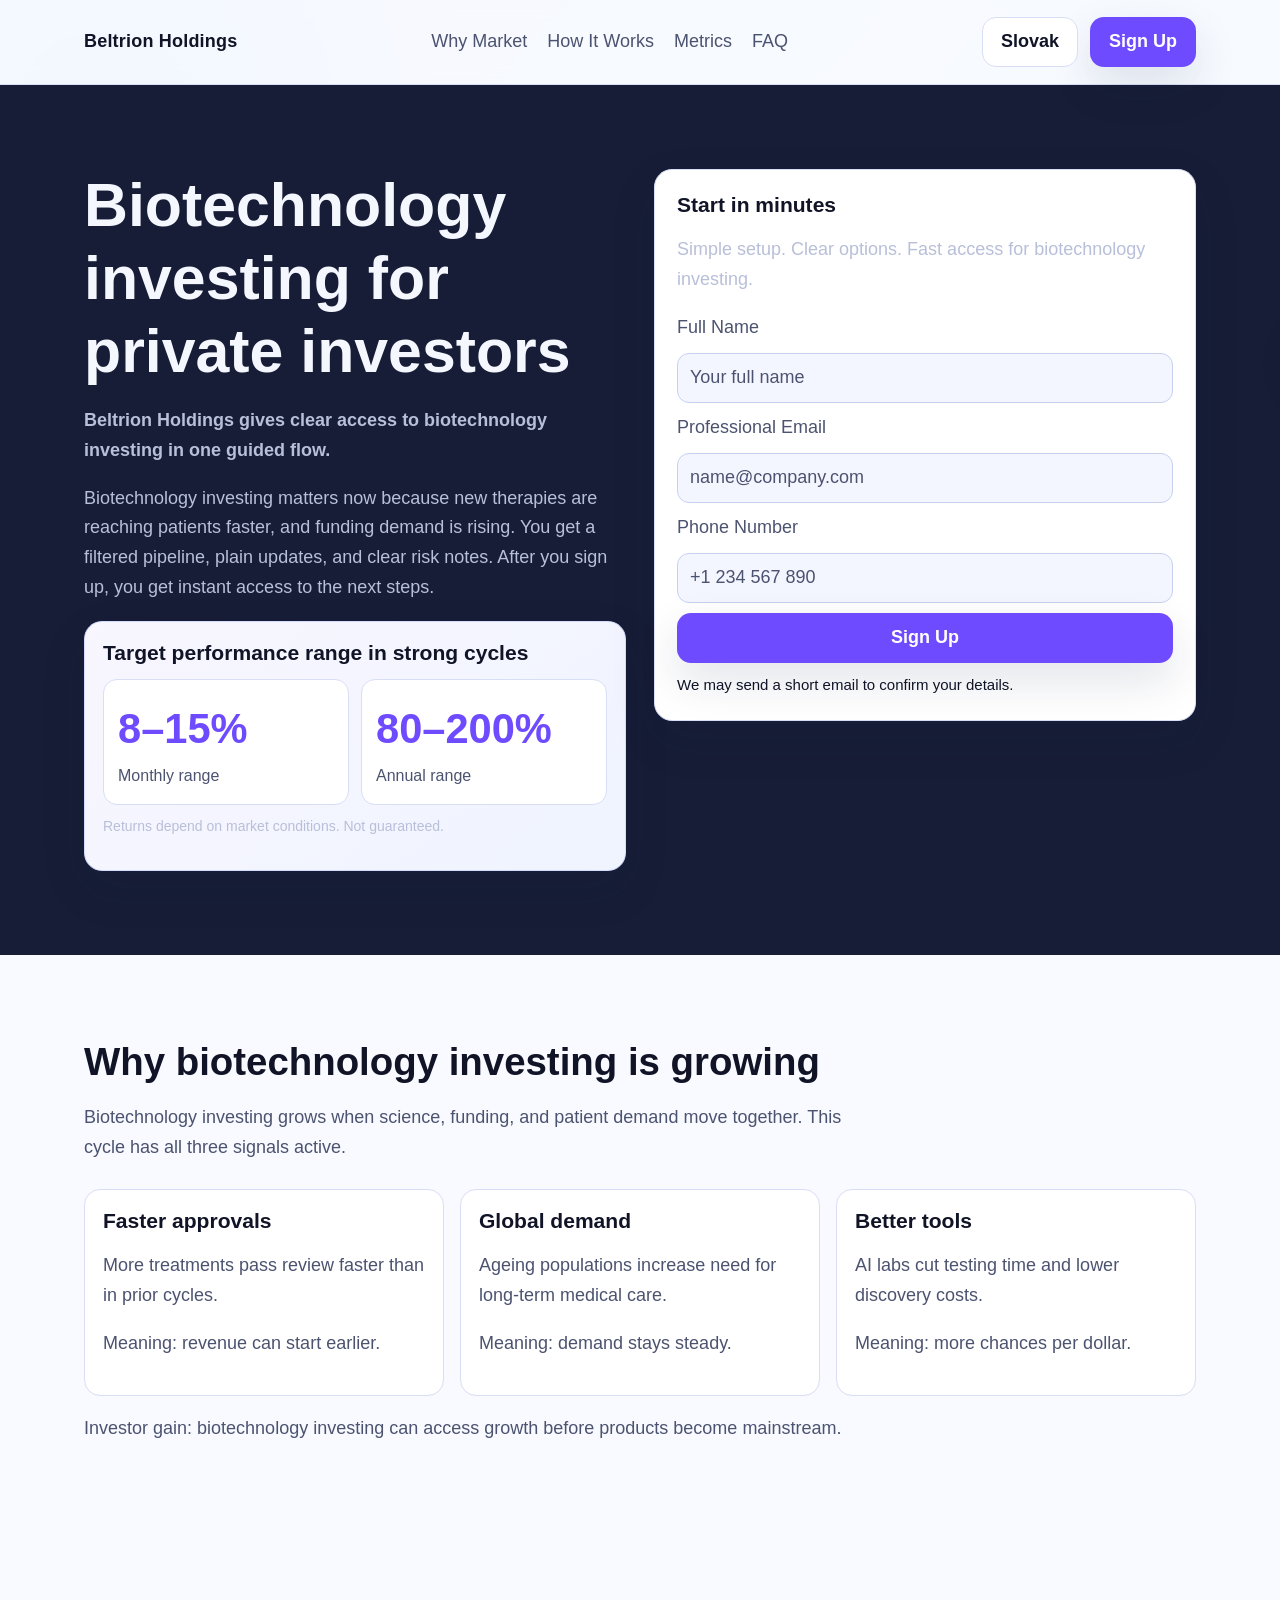
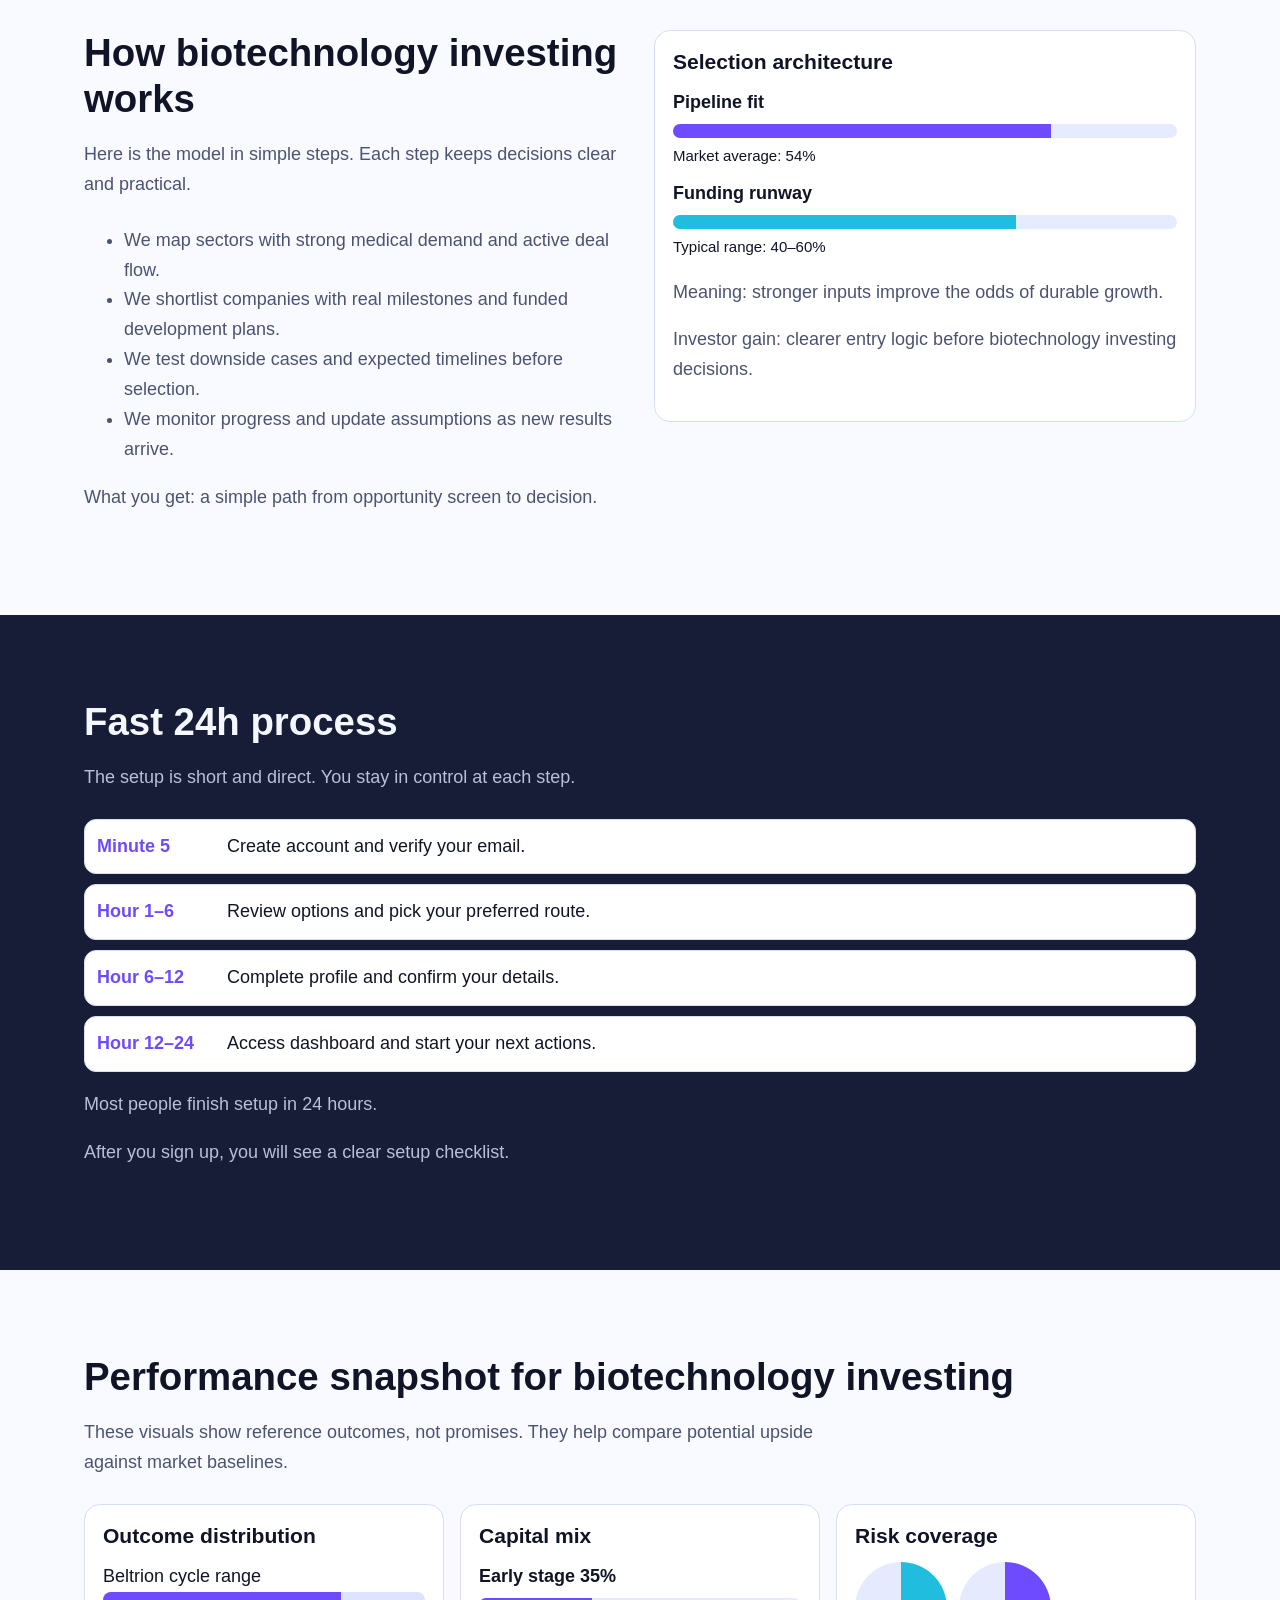
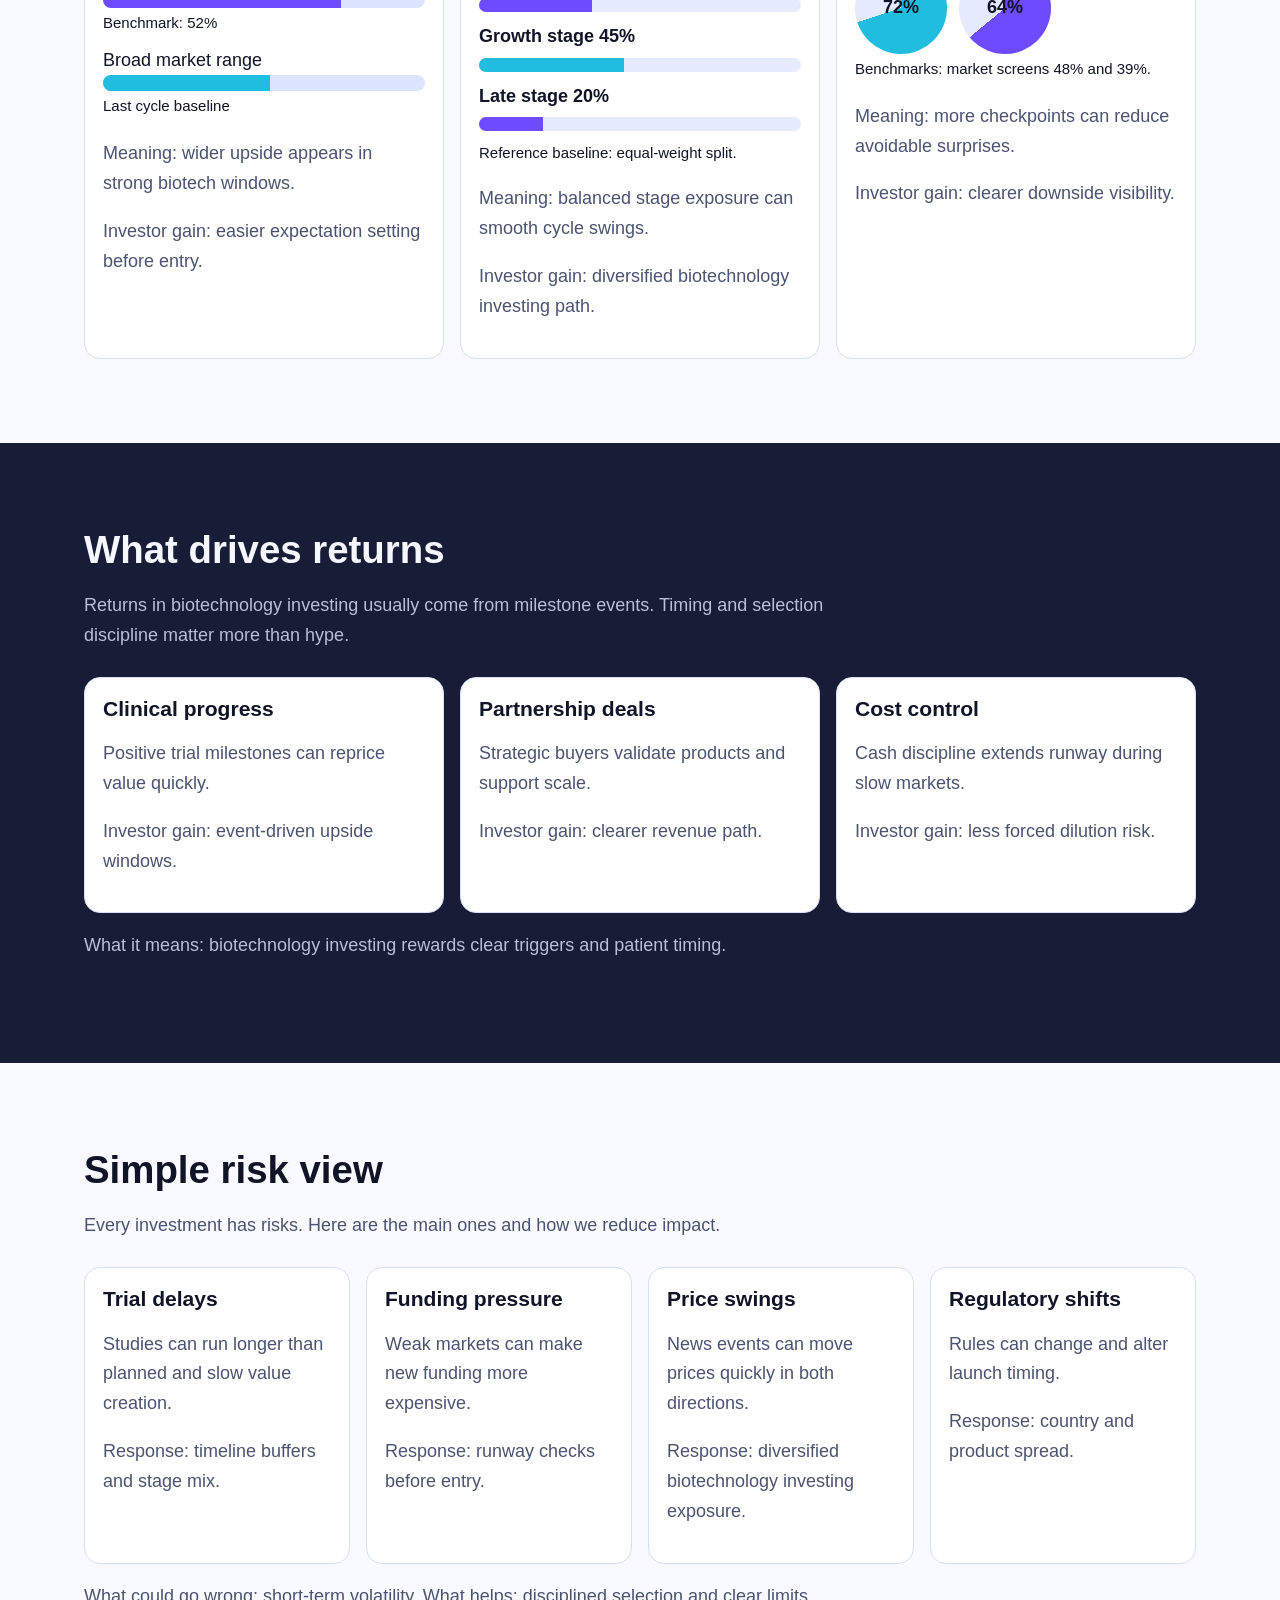
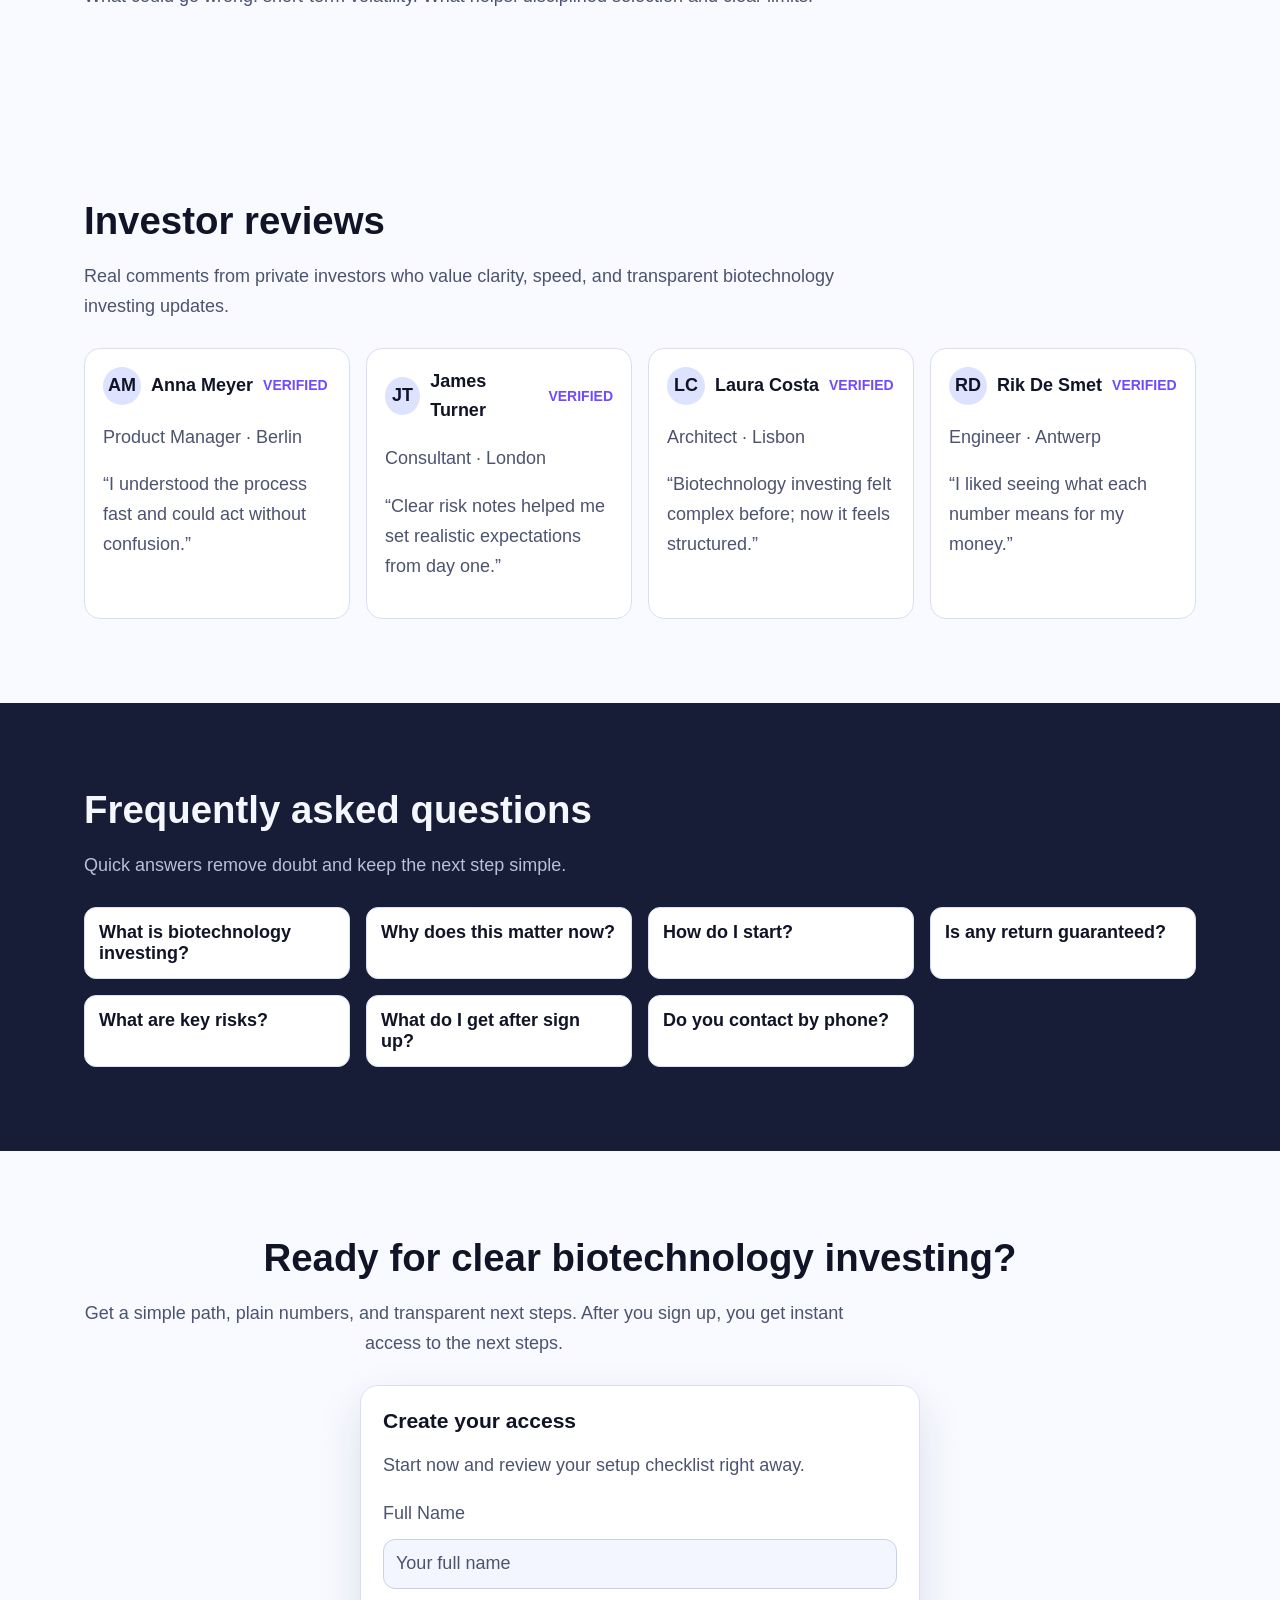
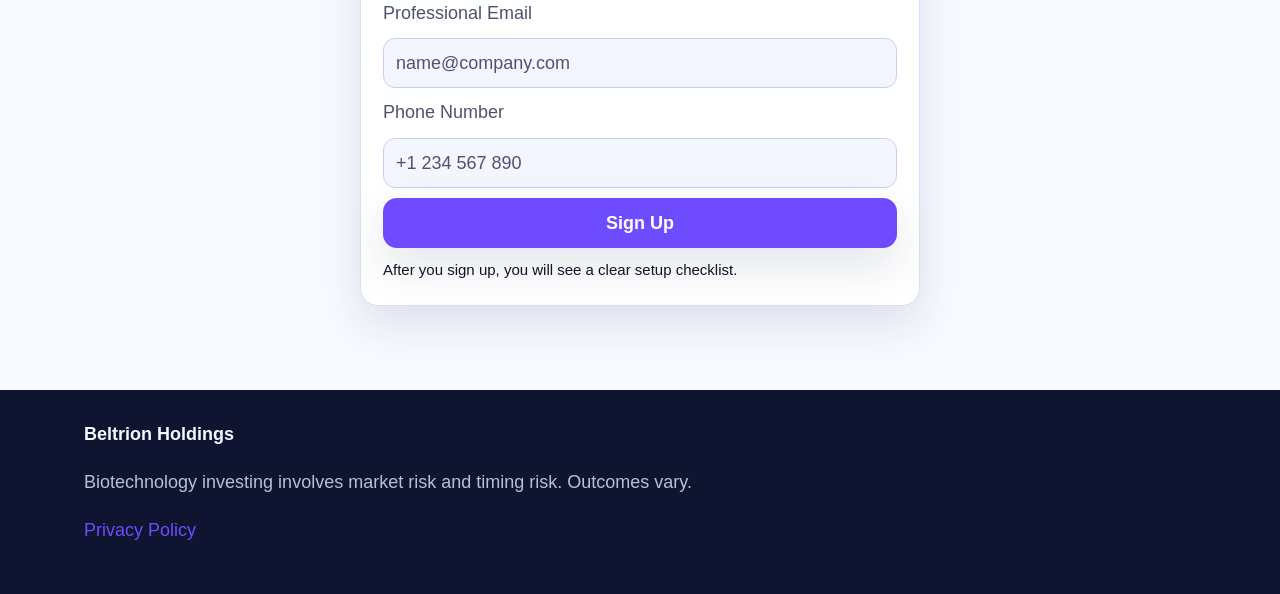
<file: sk/index.html>
<!doctype html>
<html lang="en">
<head>
  <meta charset="utf-8" />
  <meta name="viewport" content="width=device-width, initial-scale=1" />
  <title>Beltrion Holdings | Biotechnology Investing | Slovak Route</title>
  <meta name="description" content="Biotechnology investing page in clear English on the Slovak route for everyday investors." />
  <link rel="canonical" href="https://beltrionholdings.com/sk/index.html" />
  <link rel="alternate" hreflang="en" href="https://beltrionholdings.com/index.html" />
  <link rel="alternate" hreflang="de" href="https://beltrionholdings.com/de/index.html" />
  <link rel="alternate" hreflang="fr" href="https://beltrionholdings.com/fr/index.html" />
  <link rel="alternate" hreflang="es" href="https://beltrionholdings.com/es/index.html" />
  <link rel="alternate" hreflang="it" href="https://beltrionholdings.com/it/index.html" />
  <link rel="alternate" hreflang="tr" href="https://beltrionholdings.com/tr/index.html" />
  <link rel="alternate" hreflang="pt" href="https://beltrionholdings.com/pt/index.html" />
  <link rel="alternate" hreflang="ja" href="https://beltrionholdings.com/jp/index.html" />
  <link rel="alternate" hreflang="sk" href="https://beltrionholdings.com/sk/index.html" />
  <link rel="alternate" hreflang="nl-BE" href="https://beltrionholdings.com/be/index.html" />
  <link rel="alternate" hreflang="x-default" href="https://beltrionholdings.com/index.html" />
  <meta property="og:title" content="Beltrion Holdings | Biotechnology Investing | Slovak Route" />
  <meta property="og:description" content="Biotechnology investing page in clear English on the Slovak route for everyday investors." />
  <meta property="og:type" content="website" />
  <meta property="og:url" content="https://beltrionholdings.com/sk/index.html" />
  <meta name="twitter:card" content="summary_large_image" />
  <meta name="twitter:title" content="Beltrion Holdings | Biotechnology Investing | Slovak Route" />
  <meta name="twitter:description" content="Biotechnology investing page in clear English on the Slovak route for everyday investors." />
  <link rel="stylesheet" href="../assets/style.css" />
  <script defer src="../assets/app.js"></script>
</head>
<body>
<div class="page-bg" aria-hidden="true"></div>
<header class="header">
  <div class="container header-inner">
    <a class="brand" href="../index.html">Beltrion Holdings</a>
    <nav class="nav-links" aria-label="Main navigation">
      <a href="#market">Why Market</a><a href="#model">How It Works</a><a href="#metrics">Metrics</a><a href="#faq">FAQ</a>
    </nav>
    <div class="header-right">
      <details class="lang-menu">
        <summary class="lang-pill">Slovak</summary>
        <div class="lang-list">
<a class="lang-item" href="../index.html"><svg width="18" height="12" viewBox="0 0 3 2" aria-hidden="true"><rect width="3" height="2" fill="#012169"/></svg>English</a>
<a class="lang-item" href="../de/index.html"><svg width="18" height="12" viewBox="0 0 5 3" aria-hidden="true"><rect width="5" height="1" y="0" fill="#000"/><rect width="5" height="1" y="1" fill="#dd0000"/><rect width="5" height="1" y="2" fill="#ffce00"/></svg>Deutsch</a>
<a class="lang-item" href="../fr/index.html"><svg width="18" height="12" viewBox="0 0 3 2" aria-hidden="true"><rect width="1" height="2" x="0" fill="#0055A4"/><rect width="1" height="2" x="1" fill="#fff"/><rect width="1" height="2" x="2" fill="#EF4135"/></svg>Français</a>
<a class="lang-item" href="../es/index.html"><svg width="18" height="12" viewBox="0 0 3 2" aria-hidden="true"><rect width="3" height="2" fill="#AA151B"/><rect width="3" height="0.8" y="0.6" fill="#F1BF00"/></svg>Español</a>
<a class="lang-item" href="../it/index.html"><svg width="18" height="12" viewBox="0 0 3 2" aria-hidden="true"><rect width="1" height="2" x="0" fill="#009246"/><rect width="1" height="2" x="1" fill="#fff"/><rect width="1" height="2" x="2" fill="#CE2B37"/></svg>Italiano</a>
<a class="lang-item" href="../tr/index.html"><svg width="18" height="12" viewBox="0 0 3 2" aria-hidden="true"><rect width="3" height="2" fill="#E30A17"/></svg>Türkçe</a>
<a class="lang-item" href="../pt/index.html"><svg width="18" height="12" viewBox="0 0 3 2" aria-hidden="true"><rect width="1.2" height="2" fill="#006600"/><rect x="1.2" width="1.8" height="2" fill="#FF0000"/></svg>Português</a>
<a class="lang-item" href="../jp/index.html"><svg width="18" height="12" viewBox="0 0 3 2" aria-hidden="true"><rect width="3" height="2" fill="#fff"/><circle cx="1.5" cy="1" r="0.45" fill="#bc002d"/></svg>日本語</a>
<a class="lang-item" href="../sk/index.html"><svg width="18" height="12" viewBox="0 0 3 2" aria-hidden="true"><rect width="3" height="0.67" y="0" fill="#fff"/><rect width="3" height="0.67" y="0.67" fill="#0b4ea2"/><rect width="3" height="0.66" y="1.34" fill="#ee1c25"/></svg>Slovak</a>
<a class="lang-item" href="../be/index.html"><svg width="18" height="12" viewBox="0 0 3 2" aria-hidden="true"><rect width="1" height="2" x="0" fill="#000"/><rect width="1" height="2" x="1" fill="#FDDA24"/><rect width="1" height="2" x="2" fill="#EF3340"/></svg>Nederlands (BE)</a></div>
      </details>
      <a class="btn btn-primary" href="#signup">Sign Up</a>
      <button class="icon-btn menu-btn" data-menu-open aria-label="Open menu">☰</button>
    </div>
  </div>
</header>
<div class="drawer-backdrop" data-drawer-backdrop></div>
<aside class="drawer" data-drawer aria-label="Mobile menu">
  <button class="icon-btn" data-menu-close aria-label="Close menu">✕</button>
  <nav class="drawer-nav">
    <a href="#market">Why Market</a><a href="#model">How It Works</a><a href="#metrics">Metrics</a><a href="#faq">FAQ</a>
  </nav>
  <details class="lang-menu">
    <summary class="lang-pill">Slovak</summary>
    <div class="lang-list">
<a class="lang-item" href="../index.html"><svg width="18" height="12" viewBox="0 0 3 2" aria-hidden="true"><rect width="3" height="2" fill="#012169"/></svg>English</a>
<a class="lang-item" href="../de/index.html"><svg width="18" height="12" viewBox="0 0 5 3" aria-hidden="true"><rect width="5" height="1" y="0" fill="#000"/><rect width="5" height="1" y="1" fill="#dd0000"/><rect width="5" height="1" y="2" fill="#ffce00"/></svg>Deutsch</a>
<a class="lang-item" href="../fr/index.html"><svg width="18" height="12" viewBox="0 0 3 2" aria-hidden="true"><rect width="1" height="2" x="0" fill="#0055A4"/><rect width="1" height="2" x="1" fill="#fff"/><rect width="1" height="2" x="2" fill="#EF4135"/></svg>Français</a>
<a class="lang-item" href="../es/index.html"><svg width="18" height="12" viewBox="0 0 3 2" aria-hidden="true"><rect width="3" height="2" fill="#AA151B"/><rect width="3" height="0.8" y="0.6" fill="#F1BF00"/></svg>Español</a>
<a class="lang-item" href="../it/index.html"><svg width="18" height="12" viewBox="0 0 3 2" aria-hidden="true"><rect width="1" height="2" x="0" fill="#009246"/><rect width="1" height="2" x="1" fill="#fff"/><rect width="1" height="2" x="2" fill="#CE2B37"/></svg>Italiano</a>
<a class="lang-item" href="../tr/index.html"><svg width="18" height="12" viewBox="0 0 3 2" aria-hidden="true"><rect width="3" height="2" fill="#E30A17"/></svg>Türkçe</a>
<a class="lang-item" href="../pt/index.html"><svg width="18" height="12" viewBox="0 0 3 2" aria-hidden="true"><rect width="1.2" height="2" fill="#006600"/><rect x="1.2" width="1.8" height="2" fill="#FF0000"/></svg>Português</a>
<a class="lang-item" href="../jp/index.html"><svg width="18" height="12" viewBox="0 0 3 2" aria-hidden="true"><rect width="3" height="2" fill="#fff"/><circle cx="1.5" cy="1" r="0.45" fill="#bc002d"/></svg>日本語</a>
<a class="lang-item" href="../sk/index.html"><svg width="18" height="12" viewBox="0 0 3 2" aria-hidden="true"><rect width="3" height="0.67" y="0" fill="#fff"/><rect width="3" height="0.67" y="0.67" fill="#0b4ea2"/><rect width="3" height="0.66" y="1.34" fill="#ee1c25"/></svg>Slovak</a>
<a class="lang-item" href="../be/index.html"><svg width="18" height="12" viewBox="0 0 3 2" aria-hidden="true"><rect width="1" height="2" x="0" fill="#000"/><rect width="1" height="2" x="1" fill="#FDDA24"/><rect width="1" height="2" x="2" fill="#EF3340"/></svg>Nederlands (BE)</a></div>
  </details>
  <p style="margin-top:16px"><a class="btn btn-primary" href="#signup">Sign Up</a></p>
</aside>
<main>
<section class="section dark">
  <div class="container hero-grid">
    <div class="reveal">
      <h1>Biotechnology investing for private investors</h1>
      <p class="hero-note">Beltrion Holdings gives clear access to biotechnology investing in one guided flow.</p>
      <p>Biotechnology investing matters now because new therapies are reaching patients faster, and funding demand is rising. You get a filtered pipeline, plain updates, and clear risk notes. After you sign up, you get instant access to the next steps.</p>
      <div class="performance-panel" aria-label="Performance Range">
        <h3>Target performance range in strong cycles</h3>
        <div class="performance-grid">
          <div class="metric-box"><div class="metric-value">8–15%</div><div class="metric-label">Monthly range</div></div>
          <div class="metric-box"><div class="metric-value">80–200%</div><div class="metric-label">Annual range</div></div>
        </div>
        <p class="metric-sub">Returns depend on market conditions. Not guaranteed.</p>
      </div>
    </div>
    <form class="form-card reveal" id="signup">
      <h3 class="form-title">Start in minutes</h3>
      <p class="form-sub">Simple setup. Clear options. Fast access for biotechnology investing.</p>
      <div class="form-stack">
        <label for="name1">Full Name</label><input id="name1" placeholder="Your full name" />
        <label for="email1">Professional Email</label><input id="email1" type="email" placeholder="name@company.com" />
        <label for="phone1">Phone Number</label><input id="phone1" type="tel" placeholder="+1 234 567 890" />
        <button class="btn btn-primary" type="button">Sign Up</button>
        <small>We may send a short email to confirm your details.</small>
      </div>
    </form>
  </div>
</section>

<section id="market" class="section light">
  <div class="container reveal">
    <h2>Why biotechnology investing is growing</h2>
    <p class="section-intro">Biotechnology investing grows when science, funding, and patient demand move together. This cycle has all three signals active.</p>
    <div class="card-grid">
      <article class="card"><h3>Faster approvals</h3><p>More treatments pass review faster than in prior cycles.</p><p class="muted">Meaning: revenue can start earlier.</p></article>
      <article class="card"><h3>Global demand</h3><p>Ageing populations increase need for long-term medical care.</p><p class="muted">Meaning: demand stays steady.</p></article>
      <article class="card"><h3>Better tools</h3><p>AI labs cut testing time and lower discovery costs.</p><p class="muted">Meaning: more chances per dollar.</p></article>
    </div>
    <p>Investor gain: biotechnology investing can access growth before products become mainstream.</p>
  </div>
</section>

<section id="model" class="section light">
  <div class="container two-col reveal">
    <div>
      <h2>How biotechnology investing works</h2>
      <p class="section-intro">Here is the model in simple steps. Each step keeps decisions clear and practical.</p>
      <ul>
        <li>We map sectors with strong medical demand and active deal flow.</li>
        <li>We shortlist companies with real milestones and funded development plans.</li>
        <li>We test downside cases and expected timelines before selection.</li>
        <li>We monitor progress and update assumptions as new results arrive.</li>
      </ul>
      <p>What you get: a simple path from opportunity screen to decision.</p>
    </div>
    <div class="visual-card">
      <h3>Selection architecture</h3>
      <div class="bars">
        <div class="bar-row"><strong>Pipeline fit</strong><div class="bar-track"><div class="seg-a" style="width:75%"></div></div><small>Market average: 54%</small></div>
        <div class="bar-row"><strong>Funding runway</strong><div class="bar-track"><div class="seg-b" style="width:68%"></div></div><small>Typical range: 40–60%</small></div>
      </div>
      <p>Meaning: stronger inputs improve the odds of durable growth.</p>
      <p>Investor gain: clearer entry logic before biotechnology investing decisions.</p>
    </div>
  </div>
</section>

<section class="section dark">
  <div class="container reveal">
    <h2>Fast 24h process</h2>
    <p class="section-intro">The setup is short and direct. You stay in control at each step.</p>
    <div class="timeline">
      <div class="step"><b>Minute 5</b><span>Create account and verify your email.</span></div>
      <div class="step"><b>Hour 1–6</b><span>Review options and pick your preferred route.</span></div>
      <div class="step"><b>Hour 6–12</b><span>Complete profile and confirm your details.</span></div>
      <div class="step"><b>Hour 12–24</b><span>Access dashboard and start your next actions.</span></div>
    </div>
    <p>Most people finish setup in 24 hours.</p>
    <p>After you sign up, you will see a clear setup checklist.</p>
  </div>
</section>

<section id="metrics" class="section light">
  <div class="container reveal">
    <h2>Performance snapshot for biotechnology investing</h2>
    <p class="section-intro">These visuals show reference outcomes, not promises. They help compare potential upside against market baselines.</p>
    <div class="metric-grid">
      <article class="visual-card">
        <h3>Outcome distribution</h3>
        <div class="compare">
          <div>Beltrion cycle range<div class="line"><span class="fill" style="width:74%"></span></div><small>Benchmark: 52%</small></div>
          <div>Broad market range<div class="line"><span class="fill" style="width:52%;background:var(--accent-b)"></span></div><small>Last cycle baseline</small></div>
        </div>
        <p>Meaning: wider upside appears in strong biotech windows.</p>
        <p>Investor gain: easier expectation setting before entry.</p>
      </article>
      <article class="visual-card">
        <h3>Capital mix</h3>
        <div class="bars">
          <div class="bar-row"><strong>Early stage 35%</strong><div class="bar-track"><div class="seg-a" style="width:35%"></div></div></div>
          <div class="bar-row"><strong>Growth stage 45%</strong><div class="bar-track"><div class="seg-b" style="width:45%"></div></div></div>
          <div class="bar-row"><strong>Late stage 20%</strong><div class="bar-track"><div class="seg-a" style="width:20%"></div></div></div>
          <small>Reference baseline: equal-weight split.</small>
        </div>
        <p>Meaning: balanced stage exposure can smooth cycle swings.</p>
        <p>Investor gain: diversified biotechnology investing path.</p>
      </article>
      <article class="visual-card">
        <h3>Risk coverage</h3>
        <div class="rings"><div class="ring">72%</div><div class="ring" style="background:conic-gradient(var(--accent-a) 0 64%, #e5eaff 64%)">64%</div></div>
        <small>Benchmarks: market screens 48% and 39%.</small>
        <p>Meaning: more checkpoints can reduce avoidable surprises.</p>
        <p>Investor gain: clearer downside visibility.</p>
      </article>
    </div>
  </div>
</section>

<section class="section dark">
  <div class="container reveal">
    <h2>What drives returns</h2>
    <p class="section-intro">Returns in biotechnology investing usually come from milestone events. Timing and selection discipline matter more than hype.</p>
    <div class="insight-grid">
      <article class="card"><h3>Clinical progress</h3><p>Positive trial milestones can reprice value quickly.</p><p class="muted">Investor gain: event-driven upside windows.</p></article>
      <article class="card"><h3>Partnership deals</h3><p>Strategic buyers validate products and support scale.</p><p class="muted">Investor gain: clearer revenue path.</p></article>
      <article class="card"><h3>Cost control</h3><p>Cash discipline extends runway during slow markets.</p><p class="muted">Investor gain: less forced dilution risk.</p></article>
    </div>
    <p>What it means: biotechnology investing rewards clear triggers and patient timing.</p>
  </div>
</section>

<section class="section light">
  <div class="container reveal">
    <h2>Simple risk view</h2>
    <p class="section-intro">Every investment has risks. Here are the main ones and how we reduce impact.</p>
    <div class="risk-grid">
      <article class="card"><h3>Trial delays</h3><p>Studies can run longer than planned and slow value creation.</p><p class="muted">Response: timeline buffers and stage mix.</p></article>
      <article class="card"><h3>Funding pressure</h3><p>Weak markets can make new funding more expensive.</p><p class="muted">Response: runway checks before entry.</p></article>
      <article class="card"><h3>Price swings</h3><p>News events can move prices quickly in both directions.</p><p class="muted">Response: diversified biotechnology investing exposure.</p></article>
      <article class="card"><h3>Regulatory shifts</h3><p>Rules can change and alter launch timing.</p><p class="muted">Response: country and product spread.</p></article>
    </div>
    <p>What could go wrong: short-term volatility. What helps: disciplined selection and clear limits.</p>
  </div>
</section>

<section class="section light">
  <div class="container reveal">
    <h2>Investor reviews</h2>
    <p class="section-intro">Real comments from private investors who value clarity, speed, and transparent biotechnology investing updates.</p>
    <div class="review-grid">
      <article class="card"><div class="review-head"><div class="avatar">AM</div><strong>Anna Meyer</strong><span class="verified">VERIFIED</span></div><p class="muted">Product Manager · Berlin</p><p>“I understood the process fast and could act without confusion.”</p></article>
      <article class="card"><div class="review-head"><div class="avatar">JT</div><strong>James Turner</strong><span class="verified">VERIFIED</span></div><p class="muted">Consultant · London</p><p>“Clear risk notes helped me set realistic expectations from day one.”</p></article>
      <article class="card"><div class="review-head"><div class="avatar">LC</div><strong>Laura Costa</strong><span class="verified">VERIFIED</span></div><p class="muted">Architect · Lisbon</p><p>“Biotechnology investing felt complex before; now it feels structured.”</p></article>
      <article class="card"><div class="review-head"><div class="avatar">RD</div><strong>Rik De Smet</strong><span class="verified">VERIFIED</span></div><p class="muted">Engineer · Antwerp</p><p>“I liked seeing what each number means for my money.”</p></article>
    </div>
  </div>
</section>

<section id="faq" class="section dark">
  <div class="container reveal">
    <h2>Frequently asked questions</h2>
    <p class="section-intro">Quick answers remove doubt and keep the next step simple.</p>
    <div class="faq-list">
      <article class="faq-item"><button class="faq-btn">What is biotechnology investing?</button><div class="faq-panel"><p>It means investing in companies building new medicines and medical technologies.</p></div></article>
      <article class="faq-item"><button class="faq-btn">Why does this matter now?</button><div class="faq-panel"><p>Research tools improved, demand is rising, and approvals are moving faster.</p></div></article>
      <article class="faq-item"><button class="faq-btn">How do I start?</button><div class="faq-panel"><p>Sign up, review options, and choose your preferred setup path.</p></div></article>
      <article class="faq-item"><button class="faq-btn">Is any return guaranteed?</button><div class="faq-panel"><p>No. Returns depend on market conditions and company execution.</p></div></article>
      <article class="faq-item"><button class="faq-btn">What are key risks?</button><div class="faq-panel"><p>Delays, funding stress, and market volatility can affect outcomes.</p></div></article>
      <article class="faq-item"><button class="faq-btn">What do I get after sign up?</button><div class="faq-panel"><p>After you sign up, you can review the options and choose what to do next.</p></div></article>
      <article class="faq-item"><button class="faq-btn">Do you contact by phone?</button><div class="faq-panel"><p>No phone outreach. We may send a short email to confirm details.</p></div></article>
    </div>
  </div>
</section>

<section class="section light final-cta">
  <div class="container reveal">
    <h2>Ready for clear biotechnology investing?</h2>
    <p class="section-intro">Get a simple path, plain numbers, and transparent next steps. After you sign up, you get instant access to the next steps.</p>
    <form class="form-card" style="max-width:560px;margin:0 auto; text-align:left;">
      <h3 class="form-title">Create your access</h3>
      <p class="form-sub">Start now and review your setup checklist right away.</p>
      <div class="form-stack">
        <label for="name2">Full Name</label><input id="name2" placeholder="Your full name" />
        <label for="email2">Professional Email</label><input id="email2" type="email" placeholder="name@company.com" />
        <label for="phone2">Phone Number</label><input id="phone2" type="tel" placeholder="+1 234 567 890" />
        <button class="btn btn-primary" type="button">Sign Up</button>
        <small>After you sign up, you will see a clear setup checklist.</small>
      </div>
    </form>
  </div>
</section>
</main>
<footer class="footer">
  <div class="container">
    <strong>Beltrion Holdings</strong>
    <p>Biotechnology investing involves market risk and timing risk. Outcomes vary.</p>
    <p><a href="#" data-open-privacy>Privacy Policy</a></p>
  </div>
</footer>

<div class="modal" data-modal role="dialog" aria-modal="true" aria-label="Privacy Policy">
  <div class="modal-card">
    <div class="modal-head"><h2>Privacy Policy</h2><button class="icon-btn" data-close-privacy aria-label="Close privacy policy">✕</button></div>
    <p><strong>Introduction:</strong> We explain what data we collect and why we use it.</p>
    <p><strong>Data collection:</strong> We collect name, email, phone, and usage events.</p>
    <p><strong>Legal basis:</strong> We process data to deliver requested access and improve service.</p>
    <p><strong>Cookies:</strong> We use cookies for security, analytics, and experience continuity.</p>
    <p><strong>Retention:</strong> We keep data only as long as needed for service and legal duties.</p>
    <p><strong>Third-party sharing:</strong> We share limited data with secure vendors that support operations.</p>
    <p><strong>Security:</strong> We use encryption, access controls, and monitoring to protect records.</p>
    <p><strong>User rights:</strong> You may request access, correction, deletion, or export of your data.</p>
    <p><strong>International transfers:</strong> Some data may be processed outside your country with safeguards.</p>
    <p><strong>Industry risk disclosure:</strong> Investment information can change quickly and may become outdated.</p>
    <p><strong>Contact:</strong> privacy@beltrionholdings.com</p>
    <p><button class="close-btn" data-close-privacy>Close</button></p>
  </div>
</div>
<script type="application/ld+json">{"@context":"https://schema.org","@graph":[{"@type":"Organization","name":"Beltrion Holdings","url":"https://beltrionholdings.com"},{"@type":"WebSite","name":"Beltrion Holdings","url":"https://beltrionholdings.com"},{"@type":"FAQPage","mainEntity":[{"@type":"Question","name":"What is biotechnology investing?","acceptedAnswer":{"@type":"Answer","text":"It is investing in companies that develop medicines and medical technologies."}},{"@type":"Question","name":"Is return guaranteed?","acceptedAnswer":{"@type":"Answer","text":"No, returns depend on market conditions and are not guaranteed."}}]},{"@type":"Review","author":{"@type":"Person","name":"Anna Meyer"},"reviewBody":"I understood the process fast and could act without confusion.","itemReviewed":{"@type":"Organization","name":"Beltrion Holdings"}}]}</script>
</body>
</html>
</file>
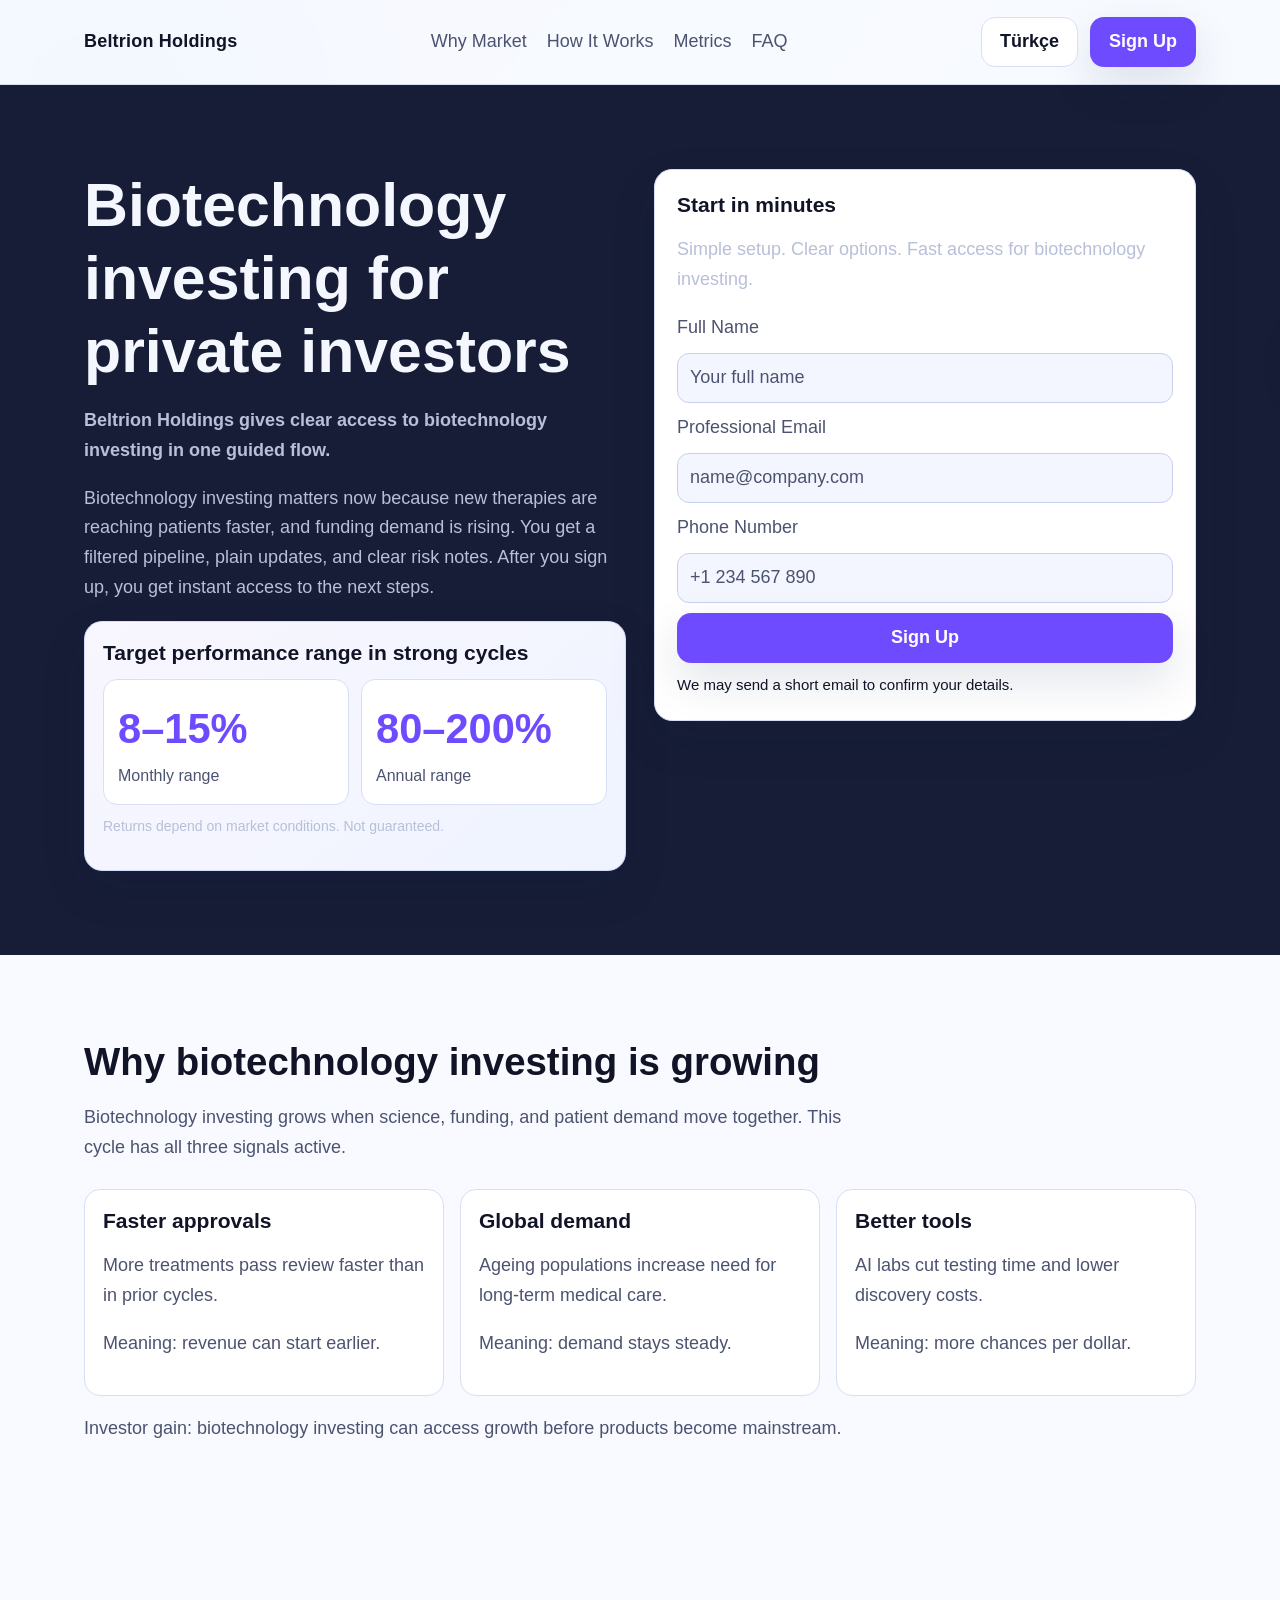
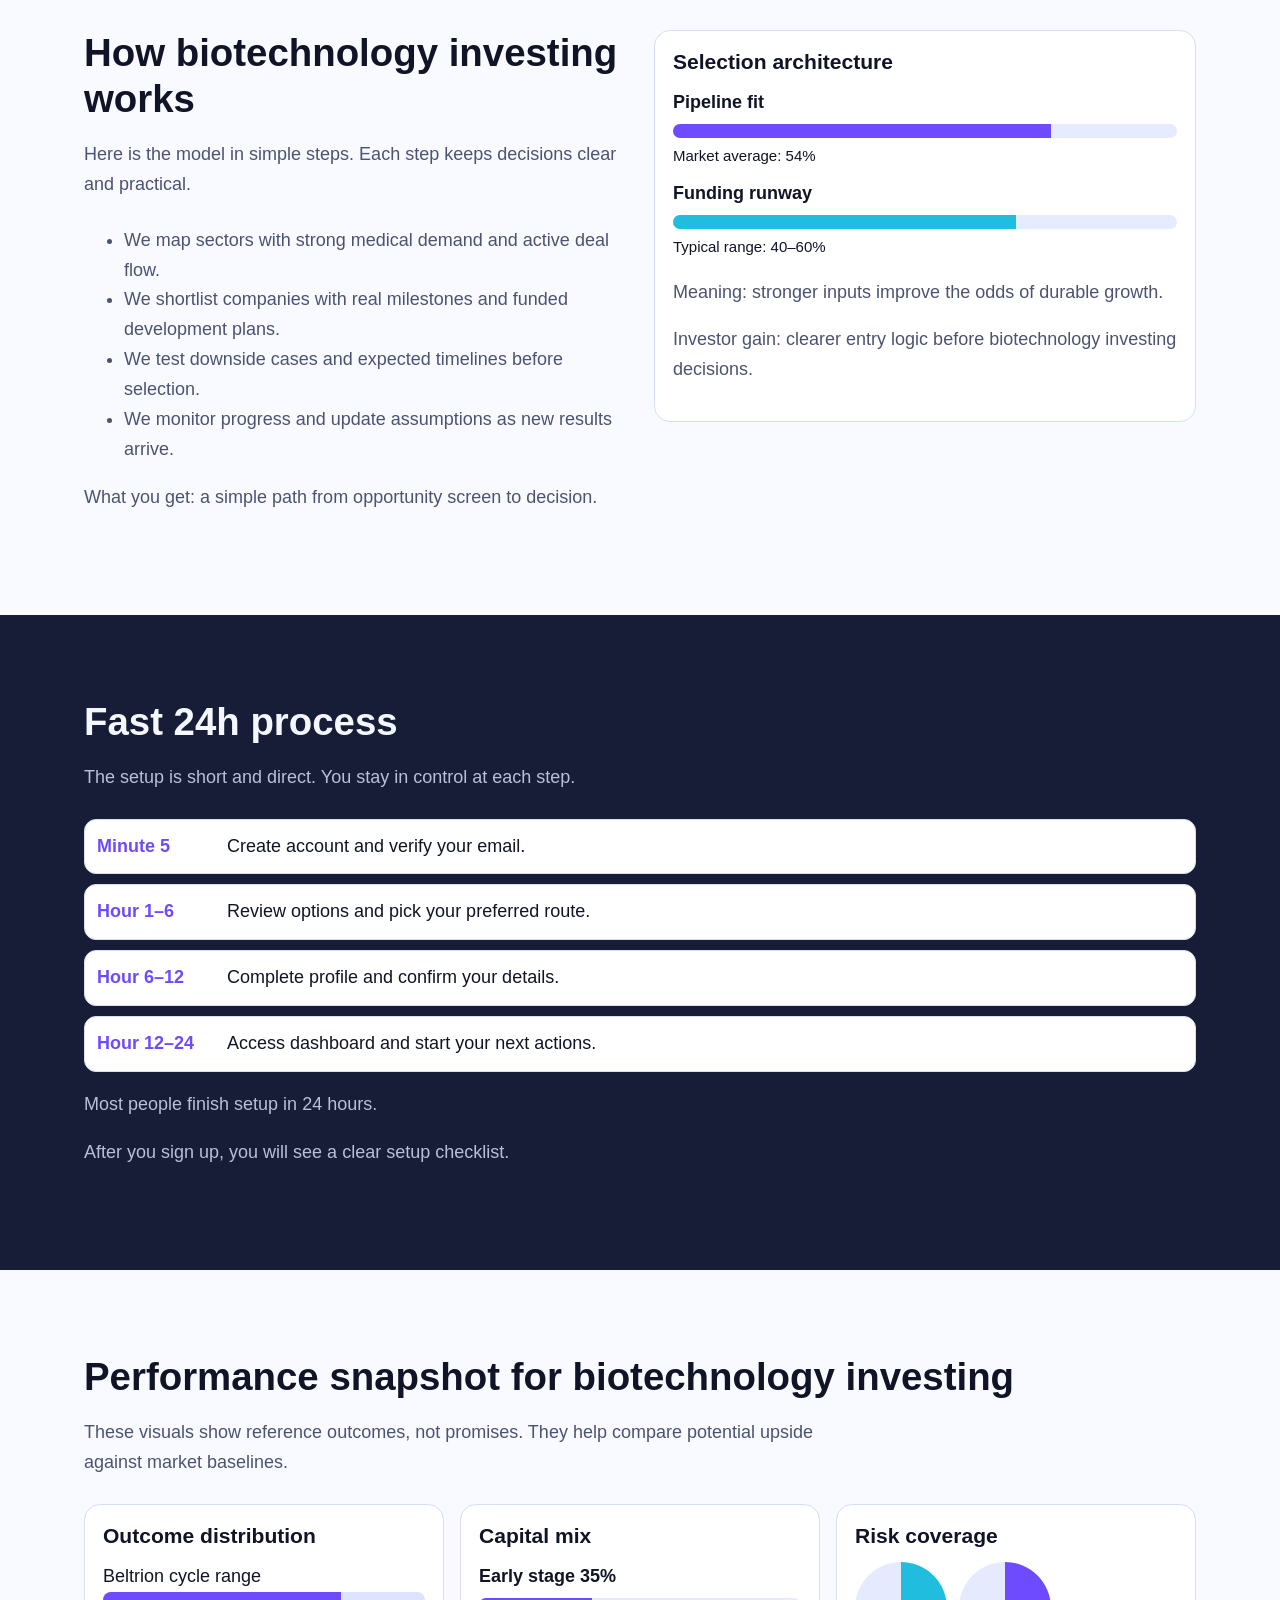
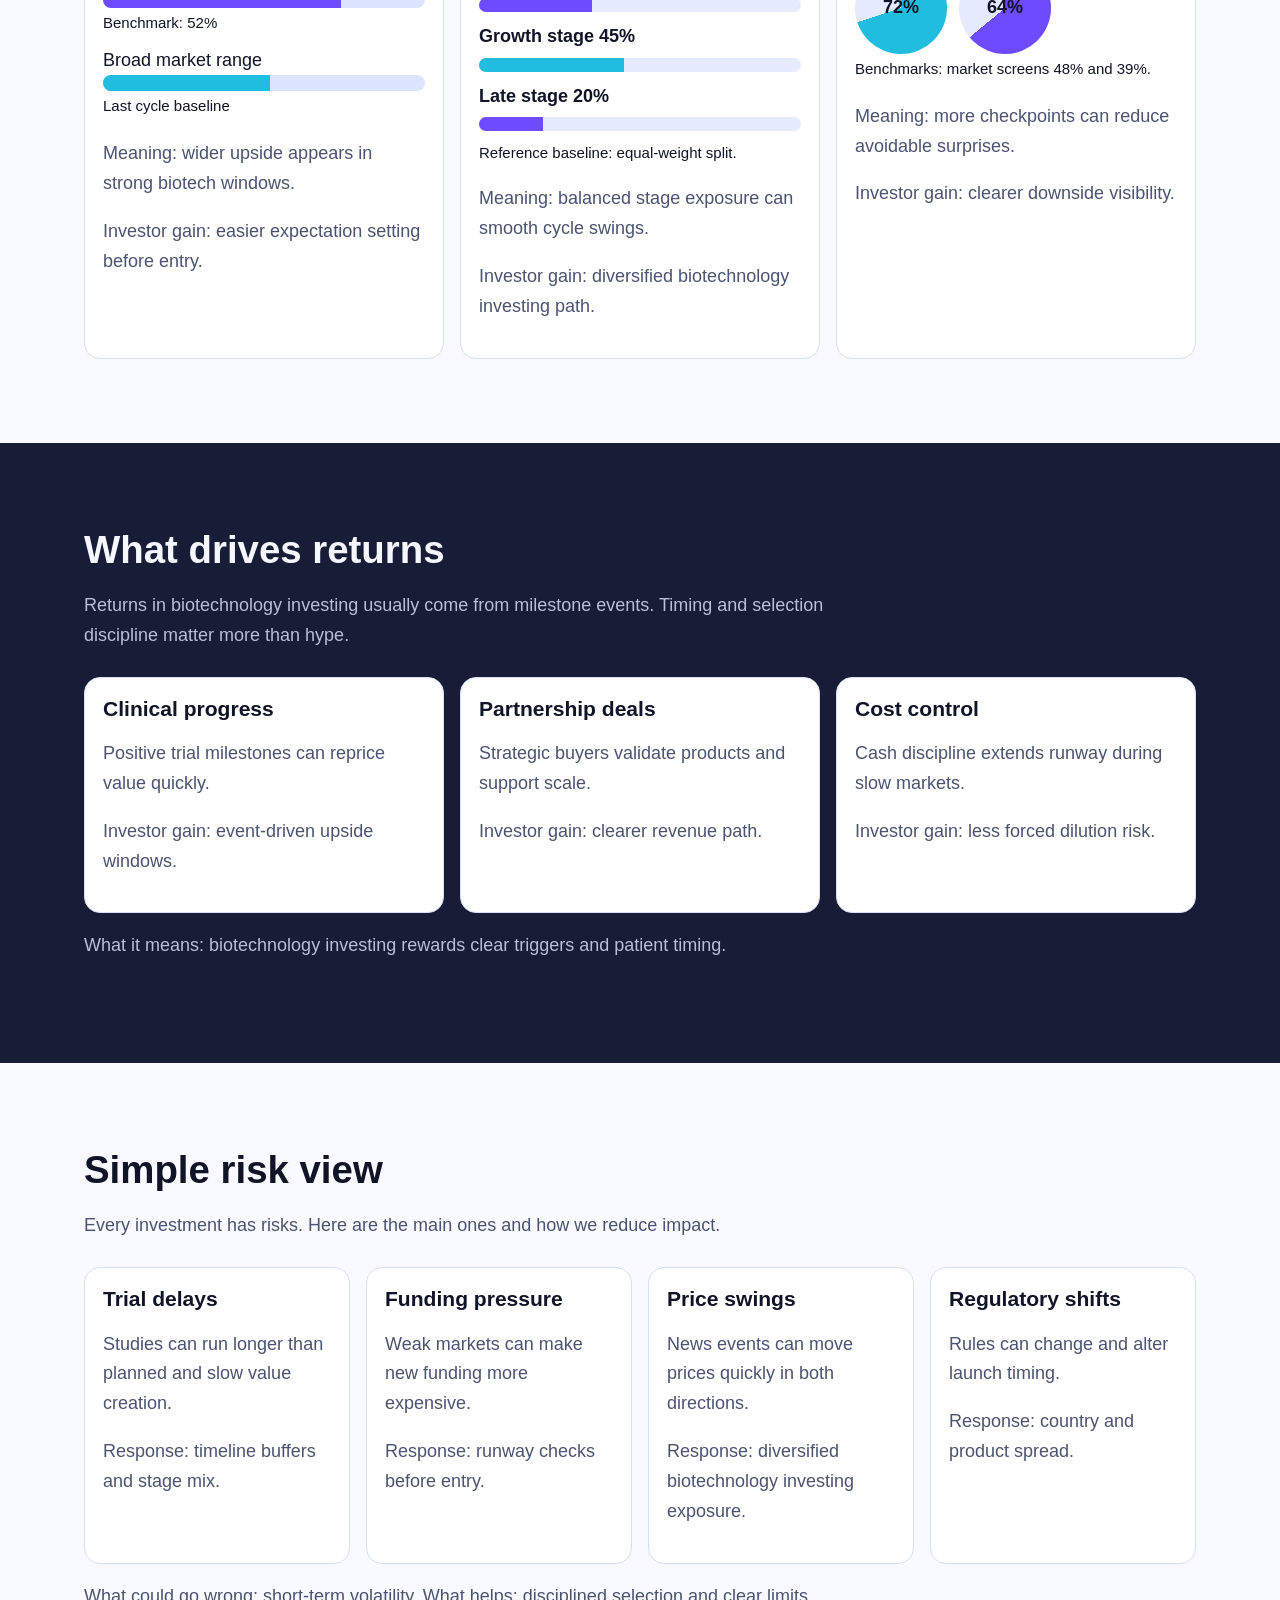
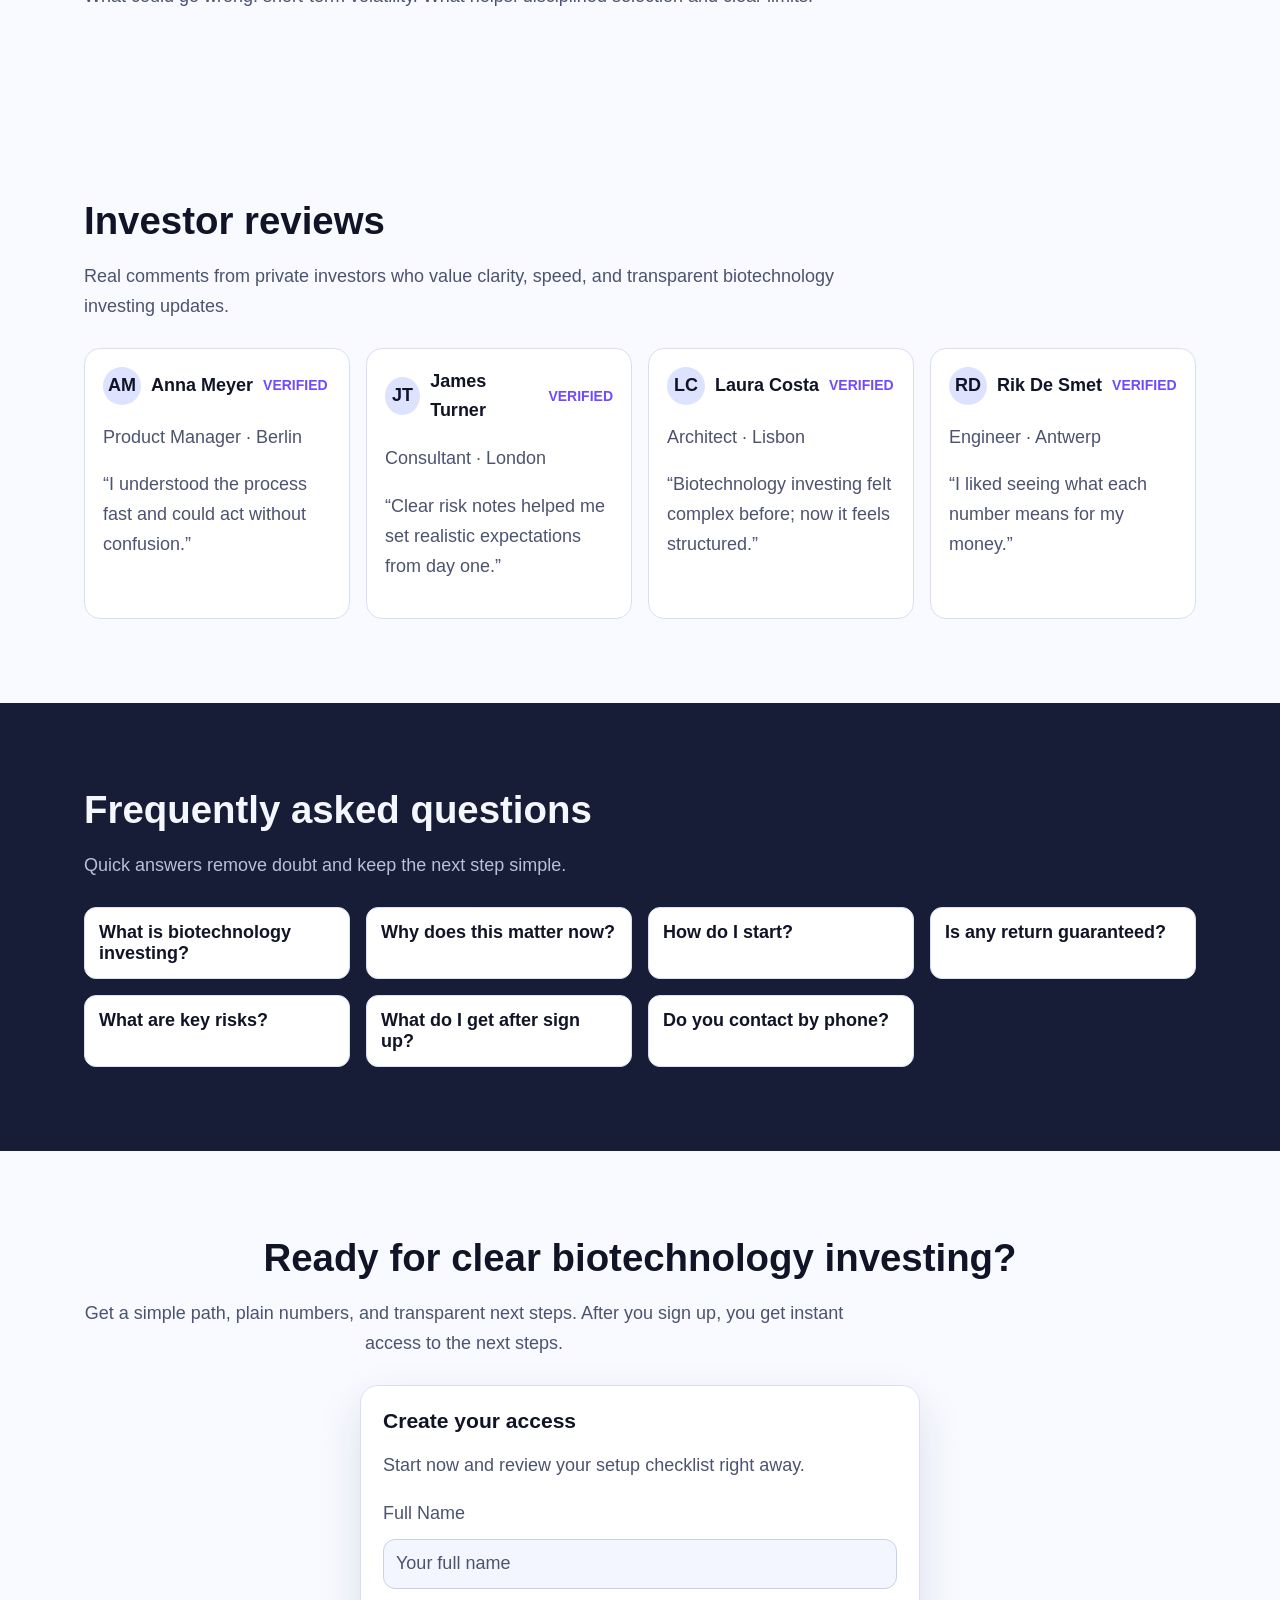
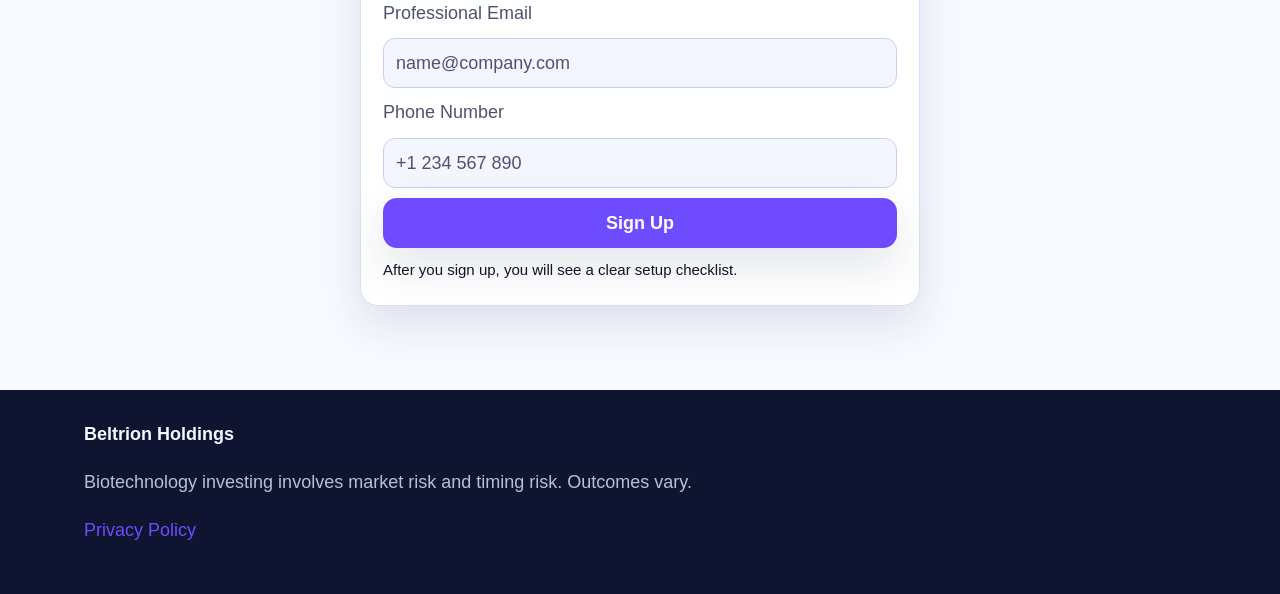
<file: tr/index.html>
<!doctype html>
<html lang="en">
<head>
  <meta charset="utf-8" />
  <meta name="viewport" content="width=device-width, initial-scale=1" />
  <title>Beltrion Holdings | Biotechnology Investing | Türkçe Route</title>
  <meta name="description" content="Biotechnology investing page in clear English on the Türkçe route with practical benefits first." />
  <link rel="canonical" href="https://beltrionholdings.com/tr/index.html" />
  <link rel="alternate" hreflang="en" href="https://beltrionholdings.com/index.html" />
  <link rel="alternate" hreflang="de" href="https://beltrionholdings.com/de/index.html" />
  <link rel="alternate" hreflang="fr" href="https://beltrionholdings.com/fr/index.html" />
  <link rel="alternate" hreflang="es" href="https://beltrionholdings.com/es/index.html" />
  <link rel="alternate" hreflang="it" href="https://beltrionholdings.com/it/index.html" />
  <link rel="alternate" hreflang="tr" href="https://beltrionholdings.com/tr/index.html" />
  <link rel="alternate" hreflang="pt" href="https://beltrionholdings.com/pt/index.html" />
  <link rel="alternate" hreflang="ja" href="https://beltrionholdings.com/jp/index.html" />
  <link rel="alternate" hreflang="sk" href="https://beltrionholdings.com/sk/index.html" />
  <link rel="alternate" hreflang="nl-BE" href="https://beltrionholdings.com/be/index.html" />
  <link rel="alternate" hreflang="x-default" href="https://beltrionholdings.com/index.html" />
  <meta property="og:title" content="Beltrion Holdings | Biotechnology Investing | Türkçe Route" />
  <meta property="og:description" content="Biotechnology investing page in clear English on the Türkçe route with practical benefits first." />
  <meta property="og:type" content="website" />
  <meta property="og:url" content="https://beltrionholdings.com/tr/index.html" />
  <meta name="twitter:card" content="summary_large_image" />
  <meta name="twitter:title" content="Beltrion Holdings | Biotechnology Investing | Türkçe Route" />
  <meta name="twitter:description" content="Biotechnology investing page in clear English on the Türkçe route with practical benefits first." />
  <link rel="stylesheet" href="../assets/style.css" />
  <script defer src="../assets/app.js"></script>
</head>
<body>
<div class="page-bg" aria-hidden="true"></div>
<header class="header">
  <div class="container header-inner">
    <a class="brand" href="../index.html">Beltrion Holdings</a>
    <nav class="nav-links" aria-label="Main navigation">
      <a href="#market">Why Market</a><a href="#model">How It Works</a><a href="#metrics">Metrics</a><a href="#faq">FAQ</a>
    </nav>
    <div class="header-right">
      <details class="lang-menu">
        <summary class="lang-pill">Türkçe</summary>
        <div class="lang-list">
<a class="lang-item" href="../index.html"><svg width="18" height="12" viewBox="0 0 3 2" aria-hidden="true"><rect width="3" height="2" fill="#012169"/></svg>English</a>
<a class="lang-item" href="../de/index.html"><svg width="18" height="12" viewBox="0 0 5 3" aria-hidden="true"><rect width="5" height="1" y="0" fill="#000"/><rect width="5" height="1" y="1" fill="#dd0000"/><rect width="5" height="1" y="2" fill="#ffce00"/></svg>Deutsch</a>
<a class="lang-item" href="../fr/index.html"><svg width="18" height="12" viewBox="0 0 3 2" aria-hidden="true"><rect width="1" height="2" x="0" fill="#0055A4"/><rect width="1" height="2" x="1" fill="#fff"/><rect width="1" height="2" x="2" fill="#EF4135"/></svg>Français</a>
<a class="lang-item" href="../es/index.html"><svg width="18" height="12" viewBox="0 0 3 2" aria-hidden="true"><rect width="3" height="2" fill="#AA151B"/><rect width="3" height="0.8" y="0.6" fill="#F1BF00"/></svg>Español</a>
<a class="lang-item" href="../it/index.html"><svg width="18" height="12" viewBox="0 0 3 2" aria-hidden="true"><rect width="1" height="2" x="0" fill="#009246"/><rect width="1" height="2" x="1" fill="#fff"/><rect width="1" height="2" x="2" fill="#CE2B37"/></svg>Italiano</a>
<a class="lang-item" href="../tr/index.html"><svg width="18" height="12" viewBox="0 0 3 2" aria-hidden="true"><rect width="3" height="2" fill="#E30A17"/></svg>Türkçe</a>
<a class="lang-item" href="../pt/index.html"><svg width="18" height="12" viewBox="0 0 3 2" aria-hidden="true"><rect width="1.2" height="2" fill="#006600"/><rect x="1.2" width="1.8" height="2" fill="#FF0000"/></svg>Português</a>
<a class="lang-item" href="../jp/index.html"><svg width="18" height="12" viewBox="0 0 3 2" aria-hidden="true"><rect width="3" height="2" fill="#fff"/><circle cx="1.5" cy="1" r="0.45" fill="#bc002d"/></svg>日本語</a>
<a class="lang-item" href="../sk/index.html"><svg width="18" height="12" viewBox="0 0 3 2" aria-hidden="true"><rect width="3" height="0.67" y="0" fill="#fff"/><rect width="3" height="0.67" y="0.67" fill="#0b4ea2"/><rect width="3" height="0.66" y="1.34" fill="#ee1c25"/></svg>Slovak</a>
<a class="lang-item" href="../be/index.html"><svg width="18" height="12" viewBox="0 0 3 2" aria-hidden="true"><rect width="1" height="2" x="0" fill="#000"/><rect width="1" height="2" x="1" fill="#FDDA24"/><rect width="1" height="2" x="2" fill="#EF3340"/></svg>Nederlands (BE)</a></div>
      </details>
      <a class="btn btn-primary" href="#signup">Sign Up</a>
      <button class="icon-btn menu-btn" data-menu-open aria-label="Open menu">☰</button>
    </div>
  </div>
</header>
<div class="drawer-backdrop" data-drawer-backdrop></div>
<aside class="drawer" data-drawer aria-label="Mobile menu">
  <button class="icon-btn" data-menu-close aria-label="Close menu">✕</button>
  <nav class="drawer-nav">
    <a href="#market">Why Market</a><a href="#model">How It Works</a><a href="#metrics">Metrics</a><a href="#faq">FAQ</a>
  </nav>
  <details class="lang-menu">
    <summary class="lang-pill">Türkçe</summary>
    <div class="lang-list">
<a class="lang-item" href="../index.html"><svg width="18" height="12" viewBox="0 0 3 2" aria-hidden="true"><rect width="3" height="2" fill="#012169"/></svg>English</a>
<a class="lang-item" href="../de/index.html"><svg width="18" height="12" viewBox="0 0 5 3" aria-hidden="true"><rect width="5" height="1" y="0" fill="#000"/><rect width="5" height="1" y="1" fill="#dd0000"/><rect width="5" height="1" y="2" fill="#ffce00"/></svg>Deutsch</a>
<a class="lang-item" href="../fr/index.html"><svg width="18" height="12" viewBox="0 0 3 2" aria-hidden="true"><rect width="1" height="2" x="0" fill="#0055A4"/><rect width="1" height="2" x="1" fill="#fff"/><rect width="1" height="2" x="2" fill="#EF4135"/></svg>Français</a>
<a class="lang-item" href="../es/index.html"><svg width="18" height="12" viewBox="0 0 3 2" aria-hidden="true"><rect width="3" height="2" fill="#AA151B"/><rect width="3" height="0.8" y="0.6" fill="#F1BF00"/></svg>Español</a>
<a class="lang-item" href="../it/index.html"><svg width="18" height="12" viewBox="0 0 3 2" aria-hidden="true"><rect width="1" height="2" x="0" fill="#009246"/><rect width="1" height="2" x="1" fill="#fff"/><rect width="1" height="2" x="2" fill="#CE2B37"/></svg>Italiano</a>
<a class="lang-item" href="../tr/index.html"><svg width="18" height="12" viewBox="0 0 3 2" aria-hidden="true"><rect width="3" height="2" fill="#E30A17"/></svg>Türkçe</a>
<a class="lang-item" href="../pt/index.html"><svg width="18" height="12" viewBox="0 0 3 2" aria-hidden="true"><rect width="1.2" height="2" fill="#006600"/><rect x="1.2" width="1.8" height="2" fill="#FF0000"/></svg>Português</a>
<a class="lang-item" href="../jp/index.html"><svg width="18" height="12" viewBox="0 0 3 2" aria-hidden="true"><rect width="3" height="2" fill="#fff"/><circle cx="1.5" cy="1" r="0.45" fill="#bc002d"/></svg>日本語</a>
<a class="lang-item" href="../sk/index.html"><svg width="18" height="12" viewBox="0 0 3 2" aria-hidden="true"><rect width="3" height="0.67" y="0" fill="#fff"/><rect width="3" height="0.67" y="0.67" fill="#0b4ea2"/><rect width="3" height="0.66" y="1.34" fill="#ee1c25"/></svg>Slovak</a>
<a class="lang-item" href="../be/index.html"><svg width="18" height="12" viewBox="0 0 3 2" aria-hidden="true"><rect width="1" height="2" x="0" fill="#000"/><rect width="1" height="2" x="1" fill="#FDDA24"/><rect width="1" height="2" x="2" fill="#EF3340"/></svg>Nederlands (BE)</a></div>
  </details>
  <p style="margin-top:16px"><a class="btn btn-primary" href="#signup">Sign Up</a></p>
</aside>
<main>
<section class="section dark">
  <div class="container hero-grid">
    <div class="reveal">
      <h1>Biotechnology investing for private investors</h1>
      <p class="hero-note">Beltrion Holdings gives clear access to biotechnology investing in one guided flow.</p>
      <p>Biotechnology investing matters now because new therapies are reaching patients faster, and funding demand is rising. You get a filtered pipeline, plain updates, and clear risk notes. After you sign up, you get instant access to the next steps.</p>
      <div class="performance-panel" aria-label="Performance Range">
        <h3>Target performance range in strong cycles</h3>
        <div class="performance-grid">
          <div class="metric-box"><div class="metric-value">8–15%</div><div class="metric-label">Monthly range</div></div>
          <div class="metric-box"><div class="metric-value">80–200%</div><div class="metric-label">Annual range</div></div>
        </div>
        <p class="metric-sub">Returns depend on market conditions. Not guaranteed.</p>
      </div>
    </div>
    <form class="form-card reveal" id="signup">
      <h3 class="form-title">Start in minutes</h3>
      <p class="form-sub">Simple setup. Clear options. Fast access for biotechnology investing.</p>
      <div class="form-stack">
        <label for="name1">Full Name</label><input id="name1" placeholder="Your full name" />
        <label for="email1">Professional Email</label><input id="email1" type="email" placeholder="name@company.com" />
        <label for="phone1">Phone Number</label><input id="phone1" type="tel" placeholder="+1 234 567 890" />
        <button class="btn btn-primary" type="button">Sign Up</button>
        <small>We may send a short email to confirm your details.</small>
      </div>
    </form>
  </div>
</section>

<section id="market" class="section light">
  <div class="container reveal">
    <h2>Why biotechnology investing is growing</h2>
    <p class="section-intro">Biotechnology investing grows when science, funding, and patient demand move together. This cycle has all three signals active.</p>
    <div class="card-grid">
      <article class="card"><h3>Faster approvals</h3><p>More treatments pass review faster than in prior cycles.</p><p class="muted">Meaning: revenue can start earlier.</p></article>
      <article class="card"><h3>Global demand</h3><p>Ageing populations increase need for long-term medical care.</p><p class="muted">Meaning: demand stays steady.</p></article>
      <article class="card"><h3>Better tools</h3><p>AI labs cut testing time and lower discovery costs.</p><p class="muted">Meaning: more chances per dollar.</p></article>
    </div>
    <p>Investor gain: biotechnology investing can access growth before products become mainstream.</p>
  </div>
</section>

<section id="model" class="section light">
  <div class="container two-col reveal">
    <div>
      <h2>How biotechnology investing works</h2>
      <p class="section-intro">Here is the model in simple steps. Each step keeps decisions clear and practical.</p>
      <ul>
        <li>We map sectors with strong medical demand and active deal flow.</li>
        <li>We shortlist companies with real milestones and funded development plans.</li>
        <li>We test downside cases and expected timelines before selection.</li>
        <li>We monitor progress and update assumptions as new results arrive.</li>
      </ul>
      <p>What you get: a simple path from opportunity screen to decision.</p>
    </div>
    <div class="visual-card">
      <h3>Selection architecture</h3>
      <div class="bars">
        <div class="bar-row"><strong>Pipeline fit</strong><div class="bar-track"><div class="seg-a" style="width:75%"></div></div><small>Market average: 54%</small></div>
        <div class="bar-row"><strong>Funding runway</strong><div class="bar-track"><div class="seg-b" style="width:68%"></div></div><small>Typical range: 40–60%</small></div>
      </div>
      <p>Meaning: stronger inputs improve the odds of durable growth.</p>
      <p>Investor gain: clearer entry logic before biotechnology investing decisions.</p>
    </div>
  </div>
</section>

<section class="section dark">
  <div class="container reveal">
    <h2>Fast 24h process</h2>
    <p class="section-intro">The setup is short and direct. You stay in control at each step.</p>
    <div class="timeline">
      <div class="step"><b>Minute 5</b><span>Create account and verify your email.</span></div>
      <div class="step"><b>Hour 1–6</b><span>Review options and pick your preferred route.</span></div>
      <div class="step"><b>Hour 6–12</b><span>Complete profile and confirm your details.</span></div>
      <div class="step"><b>Hour 12–24</b><span>Access dashboard and start your next actions.</span></div>
    </div>
    <p>Most people finish setup in 24 hours.</p>
    <p>After you sign up, you will see a clear setup checklist.</p>
  </div>
</section>

<section id="metrics" class="section light">
  <div class="container reveal">
    <h2>Performance snapshot for biotechnology investing</h2>
    <p class="section-intro">These visuals show reference outcomes, not promises. They help compare potential upside against market baselines.</p>
    <div class="metric-grid">
      <article class="visual-card">
        <h3>Outcome distribution</h3>
        <div class="compare">
          <div>Beltrion cycle range<div class="line"><span class="fill" style="width:74%"></span></div><small>Benchmark: 52%</small></div>
          <div>Broad market range<div class="line"><span class="fill" style="width:52%;background:var(--accent-b)"></span></div><small>Last cycle baseline</small></div>
        </div>
        <p>Meaning: wider upside appears in strong biotech windows.</p>
        <p>Investor gain: easier expectation setting before entry.</p>
      </article>
      <article class="visual-card">
        <h3>Capital mix</h3>
        <div class="bars">
          <div class="bar-row"><strong>Early stage 35%</strong><div class="bar-track"><div class="seg-a" style="width:35%"></div></div></div>
          <div class="bar-row"><strong>Growth stage 45%</strong><div class="bar-track"><div class="seg-b" style="width:45%"></div></div></div>
          <div class="bar-row"><strong>Late stage 20%</strong><div class="bar-track"><div class="seg-a" style="width:20%"></div></div></div>
          <small>Reference baseline: equal-weight split.</small>
        </div>
        <p>Meaning: balanced stage exposure can smooth cycle swings.</p>
        <p>Investor gain: diversified biotechnology investing path.</p>
      </article>
      <article class="visual-card">
        <h3>Risk coverage</h3>
        <div class="rings"><div class="ring">72%</div><div class="ring" style="background:conic-gradient(var(--accent-a) 0 64%, #e5eaff 64%)">64%</div></div>
        <small>Benchmarks: market screens 48% and 39%.</small>
        <p>Meaning: more checkpoints can reduce avoidable surprises.</p>
        <p>Investor gain: clearer downside visibility.</p>
      </article>
    </div>
  </div>
</section>

<section class="section dark">
  <div class="container reveal">
    <h2>What drives returns</h2>
    <p class="section-intro">Returns in biotechnology investing usually come from milestone events. Timing and selection discipline matter more than hype.</p>
    <div class="insight-grid">
      <article class="card"><h3>Clinical progress</h3><p>Positive trial milestones can reprice value quickly.</p><p class="muted">Investor gain: event-driven upside windows.</p></article>
      <article class="card"><h3>Partnership deals</h3><p>Strategic buyers validate products and support scale.</p><p class="muted">Investor gain: clearer revenue path.</p></article>
      <article class="card"><h3>Cost control</h3><p>Cash discipline extends runway during slow markets.</p><p class="muted">Investor gain: less forced dilution risk.</p></article>
    </div>
    <p>What it means: biotechnology investing rewards clear triggers and patient timing.</p>
  </div>
</section>

<section class="section light">
  <div class="container reveal">
    <h2>Simple risk view</h2>
    <p class="section-intro">Every investment has risks. Here are the main ones and how we reduce impact.</p>
    <div class="risk-grid">
      <article class="card"><h3>Trial delays</h3><p>Studies can run longer than planned and slow value creation.</p><p class="muted">Response: timeline buffers and stage mix.</p></article>
      <article class="card"><h3>Funding pressure</h3><p>Weak markets can make new funding more expensive.</p><p class="muted">Response: runway checks before entry.</p></article>
      <article class="card"><h3>Price swings</h3><p>News events can move prices quickly in both directions.</p><p class="muted">Response: diversified biotechnology investing exposure.</p></article>
      <article class="card"><h3>Regulatory shifts</h3><p>Rules can change and alter launch timing.</p><p class="muted">Response: country and product spread.</p></article>
    </div>
    <p>What could go wrong: short-term volatility. What helps: disciplined selection and clear limits.</p>
  </div>
</section>

<section class="section light">
  <div class="container reveal">
    <h2>Investor reviews</h2>
    <p class="section-intro">Real comments from private investors who value clarity, speed, and transparent biotechnology investing updates.</p>
    <div class="review-grid">
      <article class="card"><div class="review-head"><div class="avatar">AM</div><strong>Anna Meyer</strong><span class="verified">VERIFIED</span></div><p class="muted">Product Manager · Berlin</p><p>“I understood the process fast and could act without confusion.”</p></article>
      <article class="card"><div class="review-head"><div class="avatar">JT</div><strong>James Turner</strong><span class="verified">VERIFIED</span></div><p class="muted">Consultant · London</p><p>“Clear risk notes helped me set realistic expectations from day one.”</p></article>
      <article class="card"><div class="review-head"><div class="avatar">LC</div><strong>Laura Costa</strong><span class="verified">VERIFIED</span></div><p class="muted">Architect · Lisbon</p><p>“Biotechnology investing felt complex before; now it feels structured.”</p></article>
      <article class="card"><div class="review-head"><div class="avatar">RD</div><strong>Rik De Smet</strong><span class="verified">VERIFIED</span></div><p class="muted">Engineer · Antwerp</p><p>“I liked seeing what each number means for my money.”</p></article>
    </div>
  </div>
</section>

<section id="faq" class="section dark">
  <div class="container reveal">
    <h2>Frequently asked questions</h2>
    <p class="section-intro">Quick answers remove doubt and keep the next step simple.</p>
    <div class="faq-list">
      <article class="faq-item"><button class="faq-btn">What is biotechnology investing?</button><div class="faq-panel"><p>It means investing in companies building new medicines and medical technologies.</p></div></article>
      <article class="faq-item"><button class="faq-btn">Why does this matter now?</button><div class="faq-panel"><p>Research tools improved, demand is rising, and approvals are moving faster.</p></div></article>
      <article class="faq-item"><button class="faq-btn">How do I start?</button><div class="faq-panel"><p>Sign up, review options, and choose your preferred setup path.</p></div></article>
      <article class="faq-item"><button class="faq-btn">Is any return guaranteed?</button><div class="faq-panel"><p>No. Returns depend on market conditions and company execution.</p></div></article>
      <article class="faq-item"><button class="faq-btn">What are key risks?</button><div class="faq-panel"><p>Delays, funding stress, and market volatility can affect outcomes.</p></div></article>
      <article class="faq-item"><button class="faq-btn">What do I get after sign up?</button><div class="faq-panel"><p>After you sign up, you can review the options and choose what to do next.</p></div></article>
      <article class="faq-item"><button class="faq-btn">Do you contact by phone?</button><div class="faq-panel"><p>No phone outreach. We may send a short email to confirm details.</p></div></article>
    </div>
  </div>
</section>

<section class="section light final-cta">
  <div class="container reveal">
    <h2>Ready for clear biotechnology investing?</h2>
    <p class="section-intro">Get a simple path, plain numbers, and transparent next steps. After you sign up, you get instant access to the next steps.</p>
    <form class="form-card" style="max-width:560px;margin:0 auto; text-align:left;">
      <h3 class="form-title">Create your access</h3>
      <p class="form-sub">Start now and review your setup checklist right away.</p>
      <div class="form-stack">
        <label for="name2">Full Name</label><input id="name2" placeholder="Your full name" />
        <label for="email2">Professional Email</label><input id="email2" type="email" placeholder="name@company.com" />
        <label for="phone2">Phone Number</label><input id="phone2" type="tel" placeholder="+1 234 567 890" />
        <button class="btn btn-primary" type="button">Sign Up</button>
        <small>After you sign up, you will see a clear setup checklist.</small>
      </div>
    </form>
  </div>
</section>
</main>
<footer class="footer">
  <div class="container">
    <strong>Beltrion Holdings</strong>
    <p>Biotechnology investing involves market risk and timing risk. Outcomes vary.</p>
    <p><a href="#" data-open-privacy>Privacy Policy</a></p>
  </div>
</footer>

<div class="modal" data-modal role="dialog" aria-modal="true" aria-label="Privacy Policy">
  <div class="modal-card">
    <div class="modal-head"><h2>Privacy Policy</h2><button class="icon-btn" data-close-privacy aria-label="Close privacy policy">✕</button></div>
    <p><strong>Introduction:</strong> We explain what data we collect and why we use it.</p>
    <p><strong>Data collection:</strong> We collect name, email, phone, and usage events.</p>
    <p><strong>Legal basis:</strong> We process data to deliver requested access and improve service.</p>
    <p><strong>Cookies:</strong> We use cookies for security, analytics, and experience continuity.</p>
    <p><strong>Retention:</strong> We keep data only as long as needed for service and legal duties.</p>
    <p><strong>Third-party sharing:</strong> We share limited data with secure vendors that support operations.</p>
    <p><strong>Security:</strong> We use encryption, access controls, and monitoring to protect records.</p>
    <p><strong>User rights:</strong> You may request access, correction, deletion, or export of your data.</p>
    <p><strong>International transfers:</strong> Some data may be processed outside your country with safeguards.</p>
    <p><strong>Industry risk disclosure:</strong> Investment information can change quickly and may become outdated.</p>
    <p><strong>Contact:</strong> privacy@beltrionholdings.com</p>
    <p><button class="close-btn" data-close-privacy>Close</button></p>
  </div>
</div>
<script type="application/ld+json">{"@context":"https://schema.org","@graph":[{"@type":"Organization","name":"Beltrion Holdings","url":"https://beltrionholdings.com"},{"@type":"WebSite","name":"Beltrion Holdings","url":"https://beltrionholdings.com"},{"@type":"FAQPage","mainEntity":[{"@type":"Question","name":"What is biotechnology investing?","acceptedAnswer":{"@type":"Answer","text":"It is investing in companies that develop medicines and medical technologies."}},{"@type":"Question","name":"Is return guaranteed?","acceptedAnswer":{"@type":"Answer","text":"No, returns depend on market conditions and are not guaranteed."}}]},{"@type":"Review","author":{"@type":"Person","name":"Anna Meyer"},"reviewBody":"I understood the process fast and could act without confusion.","itemReviewed":{"@type":"Organization","name":"Beltrion Holdings"}}]}</script>
</body>
</html>
</file>
<file: assets/style.css>
/* DESIGN SEED: 482 */
/*
Design Profile
- ID: DI-4821
- Background family: Cool
- Surface style: Soft elevated cards
- Accent A (CTA): Deep violet
- Accent B: Steel cyan
- Text strategy: Mixed
- Section rhythm: Dark hero → Light market → Light model → Dark process → Light metrics → Dark insights → Light risk → Light reviews → Dark FAQ → Light final CTA
- Glow strategy: Violet glow bottom-right, cyan glow top-left, mesh gradient center
*/
:root {
  --text-strong: #101426;
  --text-muted: #4c5370;
  --text-on-dark: #f5f7ff;
  --text-muted-on-dark: #b8bfd8;
  --surface-0: #eef2ff;
  --surface-1: #f8faff;
  --surface-2: #171d36;
  --surface-card: #ffffff;
  --border-subtle: #d8def5;
  --input-bg: #f4f6ff;
  --input-border: #c8d0ef;
  --focus-ring: #7f6cff66;
  --shadow-soft: 0 18px 45px rgba(20, 30, 70, 0.12);
  --accent-a: #6f4bff;
  --accent-a-hover: #5d3df0;
  --accent-b: #21bddf;
  --btn-height: 50px;
}

* { box-sizing: border-box; }
html, body { margin: 0; overflow-x: hidden; }
body {
  font-family: Inter, "Segoe UI", sans-serif;
  background: var(--surface-0);
  color: var(--text-strong);
  font-size: 18px;
  line-height: 1.66;
}
a { color: var(--accent-a); text-decoration: none; }
a:hover { color: var(--accent-a-hover); }

body, p, li, label, small { color: inherit; }
p, li, label, small { opacity: 1 !important; }

.page-bg {
  position: fixed;
  inset: 0;
  z-index: -1;
  overflow: hidden;
  pointer-events: none;
  background:
    radial-gradient(550px 420px at 88% 86%, rgba(111,75,255,0.2), transparent 65%),
    radial-gradient(460px 380px at 9% 12%, rgba(33,189,223,0.16), transparent 68%),
    linear-gradient(132deg, #edf2ff 0%, #f8fbff 45%, #eef3ff 100%);
}

.container { width: 100%; max-width: 1160px; margin: 0 auto; padding-inline: 24px; }
.section { padding: 84px 0; position: relative; overflow: clip; }
.section.light { background: var(--surface-1); color: var(--text-strong); }
.section.light p, .section.light li { color: var(--text-muted); }

.section.dark { background: var(--surface-2); color: var(--text-on-dark); }
.section.dark p, .section.dark li { color: var(--text-muted-on-dark); }

h1, h2, h3, h4 { margin: 0 0 14px; line-height: 1.2; }
h1 { font-size: clamp(2.1rem, 5vw, 3.8rem); }
h2 { font-size: clamp(1.6rem, 3vw, 2.4rem); }
.section-intro { max-width: 760px; margin-bottom: 26px; }

.header {
  position: sticky;
  top: 0;
  z-index: 80;
  backdrop-filter: blur(8px);
  background: rgba(248, 250, 255, 0.88);
  border-bottom: 1px solid var(--border-subtle);
}
.header-inner {
  min-height: 84px;
  display: flex;
  justify-content: space-between;
  align-items: center;
  gap: 18px;
}
.brand { font-weight: 700; letter-spacing: 0.2px; color: var(--text-strong); }
.nav-links { display: flex; gap: 20px; align-items: center; min-width: 0; }
.nav-links a { color: var(--text-muted); font-weight: 500; }
.nav-links a:hover { color: var(--text-strong); }
.header-right { display: flex; align-items: center; gap: 12px; }

.btn, .lang-pill {
  height: var(--btn-height);
  border-radius: 14px;
  padding: 0 18px;
  font-size: 18px;
  display: inline-flex;
  align-items: center;
  justify-content: center;
  border: 1px solid transparent;
}
.btn-primary {
  background: var(--accent-a);
  color: #fff;
  font-weight: 700;
  box-shadow: var(--shadow-soft);
}
.btn-primary:hover { background: var(--accent-a-hover); color: #fff; }
.btn-primary:focus-visible, .lang-pill:focus-visible, .icon-btn:focus-visible, .faq-btn:focus-visible, .close-btn:focus-visible {
  outline: none;
  box-shadow: 0 0 0 4px var(--focus-ring);
}

.lang-menu { position: relative; }
.lang-pill {
  background: #fff;
  border-color: var(--border-subtle);
  color: var(--text-strong);
  font-weight: 600;
  cursor: pointer;
}
.lang-list {
  position: absolute;
  right: 0;
  top: calc(100% + 8px);
  width: 240px;
  background: #fff;
  border: 1px solid var(--border-subtle);
  border-radius: 14px;
  box-shadow: var(--shadow-soft);
  padding: 10px;
  display: none;
}
.lang-menu[open] .lang-list { display: grid; gap: 6px; }
.lang-item {
  display: flex;
  align-items: center;
  gap: 10px;
  color: var(--text-strong);
  padding: 8px;
  border-radius: 10px;
}
.lang-item:hover { background: #f2f5ff; }

.hero-grid, .two-col {
  display: grid;
  grid-template-columns: repeat(auto-fit, minmax(300px, 1fr));
  gap: 28px;
  align-items: start;
}
.hero-note { font-weight: 600; color: var(--text-on-dark); }

.performance-panel {
  background: linear-gradient(140deg, #f8f6ff, #eff4ff);
  border: 1px solid #d3dcff;
  border-radius: 18px;
  padding: 18px;
  box-shadow: var(--shadow-soft);
  color: var(--text-strong);
}
.performance-grid { display: grid; grid-template-columns: repeat(2, minmax(120px,1fr)); gap: 12px; }
.metric-box { background: #fff; border: 1px solid var(--border-subtle); border-radius: 14px; padding: 14px; min-width: 0; }
.metric-value { font-size: clamp(1.7rem, 4vw, 2.6rem); font-weight: 800; color: var(--accent-a); }
.metric-label { color: var(--text-muted); font-size: 16px; }
.metric-sub { margin-top: 10px; font-size: 14px; color: var(--text-muted); }

.form-card { 
  background: var(--surface-card); 
  color: var(--text-strong); 
  border: 1px solid var(--border-subtle);
}

.form-card h3, .form-card .form-title { color: var(--text-strong); }
.form-card p, .form-card .form-sub { color: var(--text-muted); }

.form-card label { color: var(--text-muted); }
.form-card input {
  background: var(--input-bg);
  color: var(--text-strong);
  border: 1px solid var(--input-border);
}
.form-card input::placeholder { color: var(--text-muted); }

.form-card input:focus {
  outline: none;
  box-shadow: 0 0 0 4px var(--focus-ring);
  border-color: transparent;
}

.form-card { border-radius: 18px; padding: 22px; box-shadow: var(--shadow-soft); }
.form-stack { display: grid; gap: 10px; }
input { width: 100%; border-radius: 12px; min-height: 50px; padding: 12px; font-size: 18px; }
label { font-size: 18px; }

.card-grid, .review-grid, .faq-list, .metric-grid, .insight-grid, .risk-grid {
  display: grid;
  gap: 16px;
  grid-template-columns: repeat(auto-fit, minmax(260px, 1fr));
}
.card, .visual-card {
  border-radius: 16px;
  padding: 18px;
  min-width: 0;
  max-width: 100%;
}

/* CARD CONTRAST LOCK */
.card{
  background: var(--surface-card);
  color: var(--text-strong);
  border: 1px solid var(--border-subtle);
}
.card p, .card li, .card .muted{
  color: var(--text-muted);
}
.section.dark .card{
  background: var(--surface-card);
  color: var(--text-strong);
}
.section.dark .card p, .section.dark .card li, .section.dark .card .muted{
  color: var(--text-muted);
}

/* Absolute bans */
.card, .card * { opacity: 1 !important; }
.card p, .card li { opacity: 1 !important; }

.visual-card { background: #fff; border: 1px solid var(--border-subtle); color: var(--text-strong); }
.bars { display: grid; gap: 10px; }
.bar-row { display: grid; gap: 6px; }
.bar-track { height: 14px; border-radius: 999px; background: #e6ebff; overflow: hidden; }
.seg-a { height: 100%; background: var(--accent-a); }
.seg-b { height: 100%; background: var(--accent-b); }
.compare { display: grid; gap: 8px; }
.compare .line { height: 16px; border-radius: 999px; background: #dde4ff; position: relative; overflow: hidden; }
.compare .fill { position: absolute; inset: 0 auto 0 0; background: var(--accent-a); }
.rings { display: flex; gap: 12px; flex-wrap: wrap; }
.ring { width: 92px; height: 92px; border-radius: 50%; display: grid; place-items: center; font-weight: 700; background: conic-gradient(var(--accent-b) 0 70%, #e5eaff 70%); color: var(--text-strong); }

.timeline { display: grid; gap: 10px; }
.step {
  display: grid;
  grid-template-columns: 120px 1fr;
  gap: 10px;
  align-items: center;
  background: #ffffff;
  color: var(--text-strong);
  border: 1px solid var(--border-subtle);
  border-radius: 12px;
  padding: 12px;
}
.step b { color: var(--accent-a); }

.review-head { display: flex; align-items: center; gap: 10px; margin-bottom: 8px; }
.avatar { width: 38px; height: 38px; border-radius: 50%; display: grid; place-items: center; background: #dde3ff; font-weight: 700; color: var(--text-strong); }
.verified { font-size: 14px; color: var(--accent-a); font-weight: 700; }

.faq-item { border: 1px solid var(--border-subtle); border-radius: 12px; background: #fff; overflow: hidden; }
.faq-btn { width: 100%; text-align: left; border: 0; background: transparent; padding: 14px; font-size: 18px; color: var(--text-strong); font-weight: 600; }
.faq-panel { max-height: 0; overflow: hidden; transition: max-height 0.25s ease; padding-inline: 14px; }
.faq-item.active .faq-panel { max-height: 240px; padding-bottom: 14px; }

.final-cta { text-align: center; }
.footer { padding: 30px 0; background: #0f1530; color: var(--text-on-dark); }
.footer small, .footer p { color: var(--text-muted-on-dark); }

.modal {
  position: fixed;
  inset: 0;
  background: rgba(11, 15, 30, 0.6);
  display: none;
  align-items: center;
  justify-content: center;
  padding: 20px;
  z-index: 120;
}
.modal.open { display: flex; }
.modal-card {
  width: min(860px, 100%);
  max-height: 84vh;
  overflow: auto;
  background: #fff;
  border-radius: 16px;
  border: 1px solid var(--border-subtle);
  color: var(--text-strong);
  padding: 18px;
}
.modal-head { display: flex; justify-content: space-between; align-items: center; }
.icon-btn, .close-btn {
  border: 1px solid var(--border-subtle);
  background: #fff;
  color: var(--text-strong);
  border-radius: 10px;
  min-height: 42px;
  padding: 8px 12px;
  font-size: 18px;
}

.menu-btn { display: none; }
.drawer {
  position: fixed;
  inset: 0 0 0 auto;
  width: min(380px, 92%);
  background: #fff;
  color: var(--text-strong);
  border-left: 1px solid var(--border-subtle);
  transform: translateX(100%);
  transition: transform 0.25s ease;
  z-index: 100;
  padding: 18px;
}
.drawer.open { transform: translateX(0); }
.drawer-backdrop { position: fixed; inset: 0; background: rgba(8,12,22,0.45); display: none; z-index: 95; }
.drawer-backdrop.open { display: block; }
.drawer-nav { display: grid; gap: 12px; margin: 20px 0; }
.no-scroll { overflow: hidden; }

.reveal { transform: translateY(18px); opacity: 0; transition: transform .5s ease, opacity .5s ease; }
.reveal.show { transform: translateY(0); opacity: 1; }

@media (max-width: 900px) {
  .nav-links, .header-right .lang-menu, .header-right .btn { display: none; }
  .menu-btn { display: inline-flex; }
}
</file>
